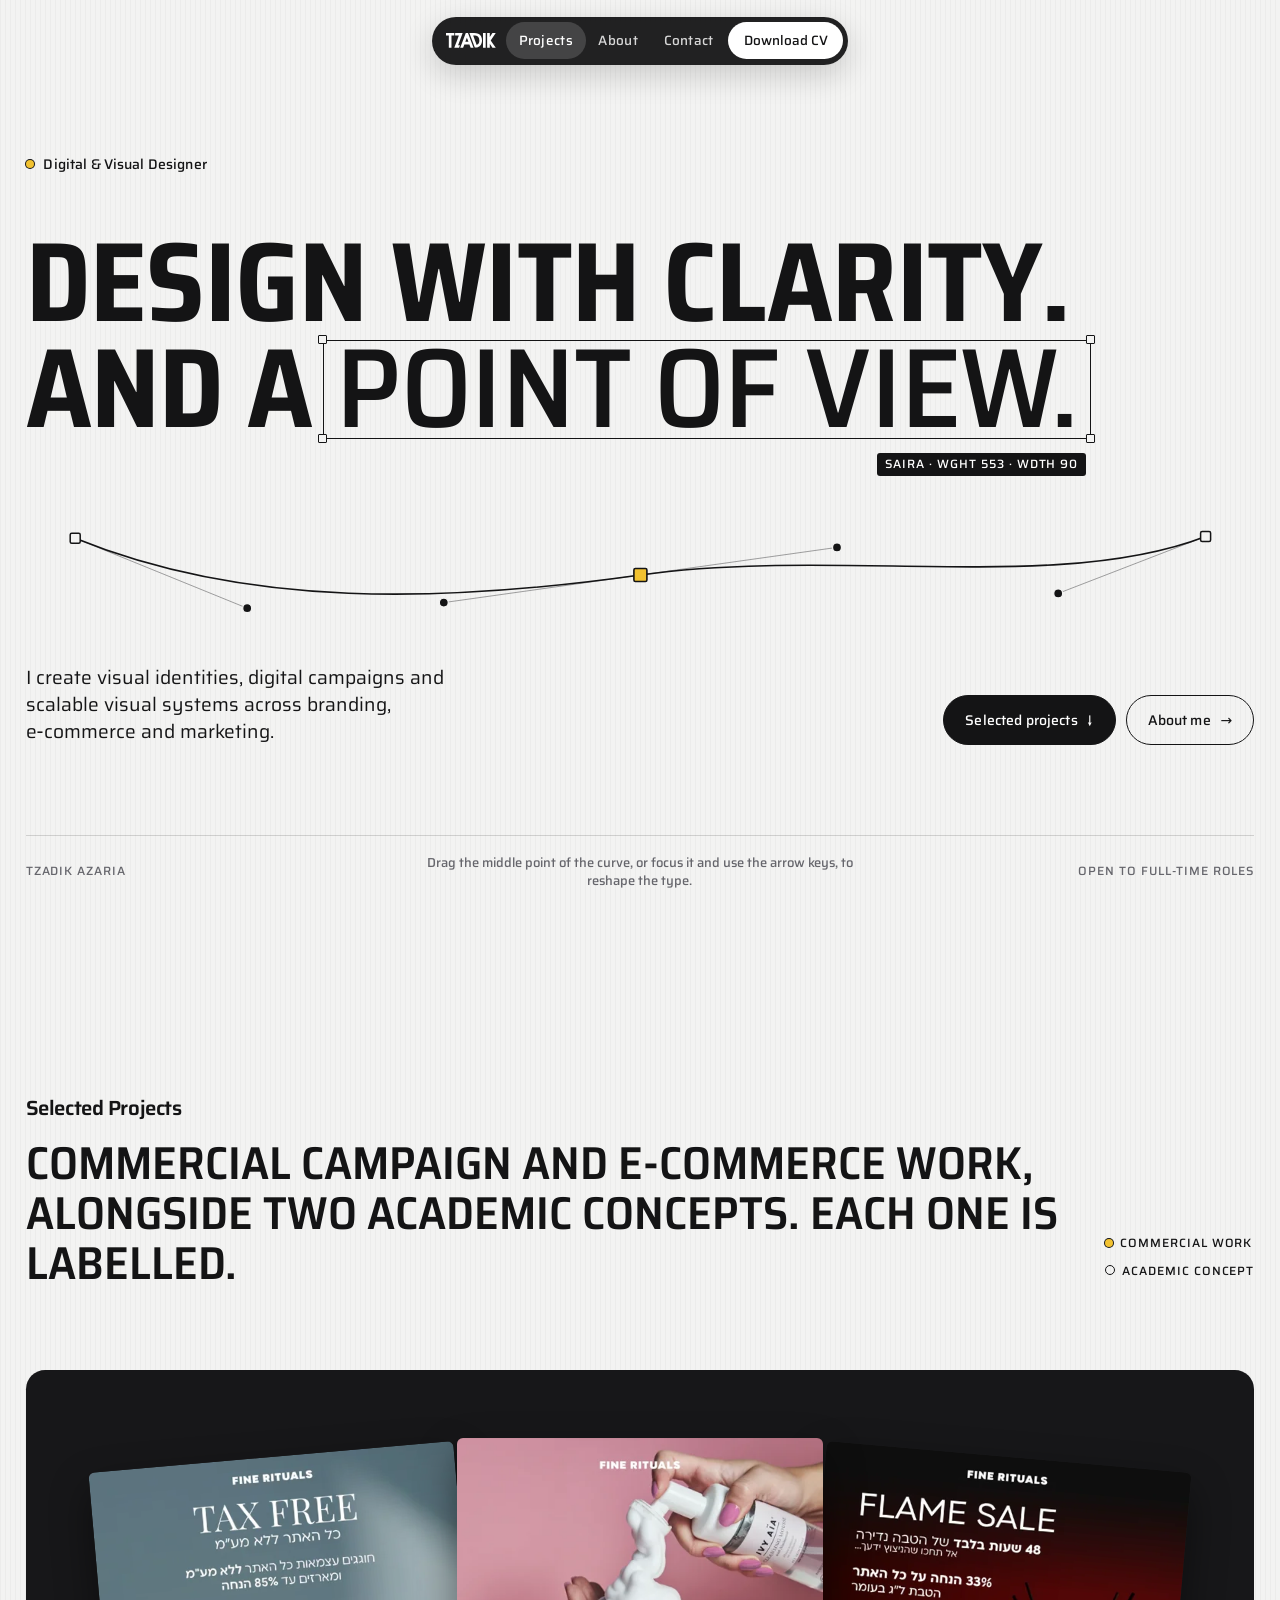
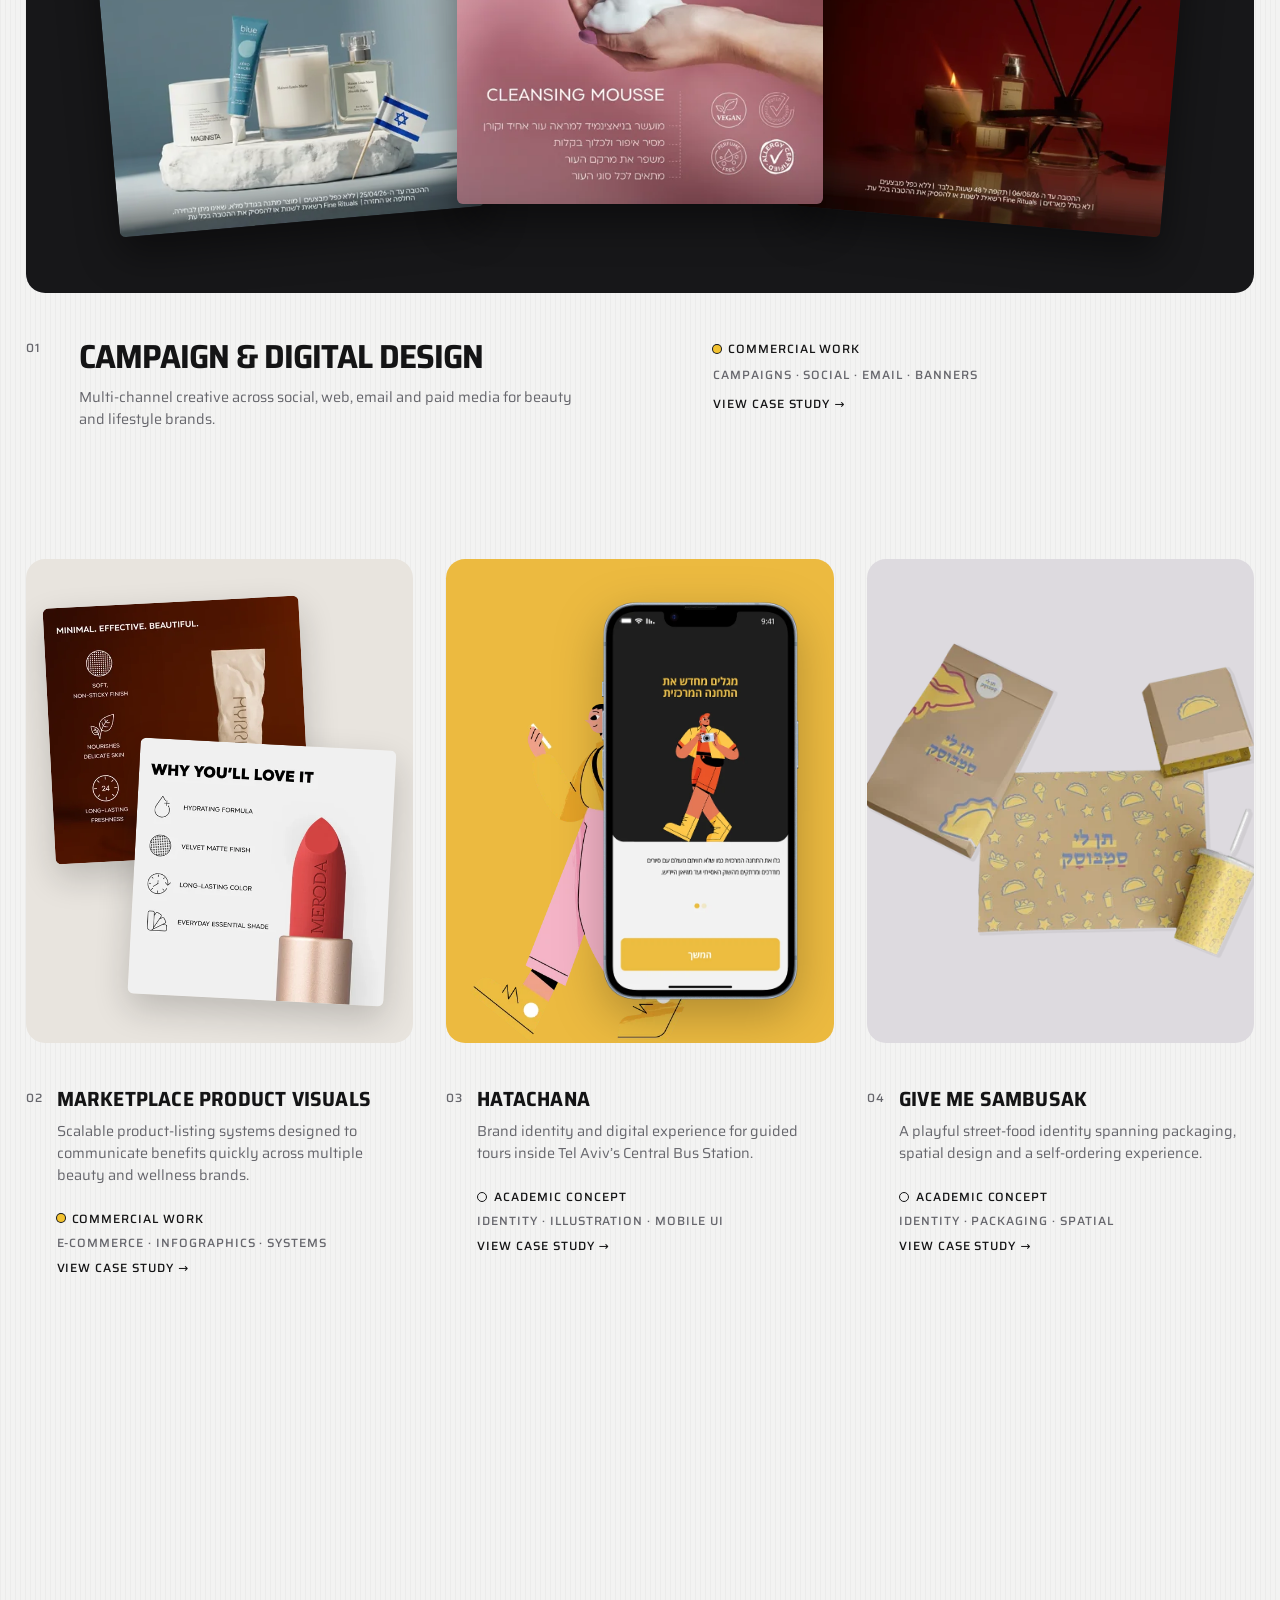
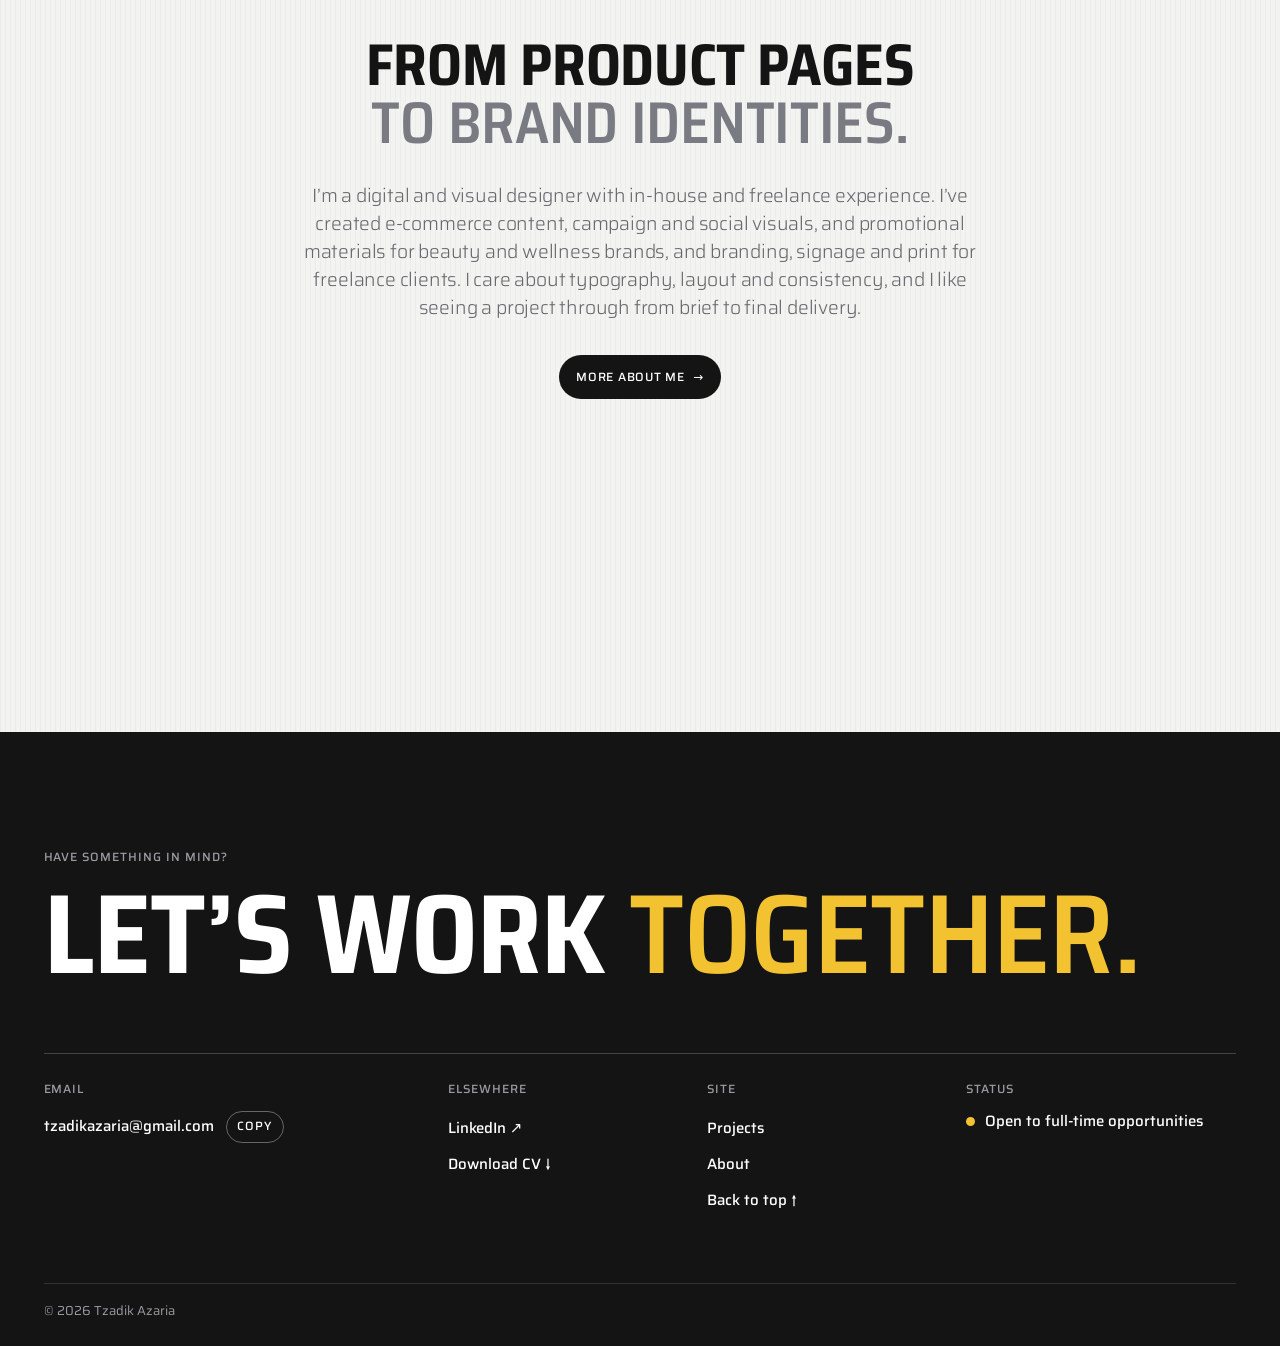
<file: index.html>
<!doctype html><html lang="en" id="top"><head><meta charset="utf-8"><meta name="viewport" content="width=device-width,initial-scale=1"><meta name="theme-color" content="#F3F3F2"><meta name="description" content="Portfolio of Tzadik Azaria, a digital and visual designer creating visual identities, digital campaigns and scalable visual systems across branding, e-commerce and marketing."><meta property="og:title" content="Tzadik Azaria — Digital &amp; Visual Designer"><meta property="og:description" content="Portfolio of Tzadik Azaria, a digital and visual designer creating visual identities, digital campaigns and scalable visual systems across branding, e-commerce and marketing."><meta property="og:type" content="website"><meta property="og:image" content="https://tzadikazaria.com/assets/og/og-home.jpg"><meta property="og:image:width" content="1200"><meta property="og:image:height" content="630"><meta property="og:image:alt" content="Selected work by Tzadik Azaria"><meta name="twitter:card" content="summary_large_image"><meta name="twitter:image" content="https://tzadikazaria.com/assets/og/og-home.jpg"><title>Tzadik Azaria — Digital &amp; Visual Designer</title><link rel="icon" href="favicon-tz-light.svg" type="image/svg+xml" media="(prefers-color-scheme: light)"><link rel="icon" href="favicon-tz-dark.svg" type="image/svg+xml" media="(prefers-color-scheme: dark)"><link rel="apple-touch-icon" href="apple-touch-icon-v94.png"><link rel="stylesheet" href="styles.css"><link rel="stylesheet" href="theme.css"><link rel="stylesheet" href="v9.css"><script src="app.js" defer></script></head><body class="home"><a class="skip" href="#main">Skip to content</a>
<header class="site-header" id="siteheader"><div class="hdr"><a class="brand" href="index.html" aria-label="Tzadik Azaria — home"><svg class="logo" role="img" aria-label="Tzadik" viewBox="0 0 117 35" fill="currentColor" xmlns="http://www.w3.org/2000/svg"> <path d="M37.1564 4.64562L37.1545 4.65131L28.2211 28.5096H32.526L30.4352 34.5H19.3094L21.0225 29.9664L24.1695 21.6005L25.112 19.0617L25.1129 19.0589L29.9721 6.03693H21.3063V0H38.8818L37.1564 4.64562Z" /> <path d="M19.3892 5.90406H12.797V34.4943H6.59402V5.90406H0V0.000949054H19.3892V5.90406Z" /> <path fill-rule="evenodd" clip-rule="evenodd" d="M49.2473 0.000949054H51.3106L64.2339 34.4943H57.5146L54.563 26.5631H42.8536L39.9011 34.4943H33.1799L46.1534 0.000949054H48.2233L48.7368 0L49.2473 0.000949054ZM45.0649 20.622H52.3593L48.7235 10.8401L45.0649 20.622Z" /> <path d="M102.191 9.38994L108.365 0.000949054H116.034L104.317 17.2861L116.101 34.4943H108.37L102.191 25.1822V34.4943H95.9863V0.000949054H102.191V9.38994Z" /> <path d="M92.5897 34.4934H86.3867V0H92.5897V34.4934Z" /> <path fill-rule="evenodd" clip-rule="evenodd" d="M65.9497 0.00474527C69.5105 0.00483633 72.6817 0.639252 75.3492 1.93512C81.1321 4.70135 84.0614 10.2331 84.0615 17.2946C84.0615 17.7243 84.0494 18.1661 84.0245 18.5977L84.0235 18.6214L84.0207 18.6451L83.9941 19.0295C83.9836 19.1686 83.9687 19.3233 83.9523 19.467C83.7431 21.7793 83.1843 23.9159 82.2687 25.8114L82.2621 25.8238L82.2573 25.8361L81.9954 26.3334C81.9095 26.4908 81.8259 26.6386 81.7524 26.77L81.1422 27.8623H81.0406C79.8883 29.4922 78.4177 30.8483 76.657 31.9005L76.6465 31.9062L76.0543 32.2403C75.45 32.5647 74.8076 32.8605 74.1249 33.1144L74.1239 33.1134C73.0869 33.5118 71.9676 33.8349 70.7795 34.0568L70.5859 34.0938H67.3221L66.8077 32.6987L66.5401 31.9765L57.4102 7.74333L57.4083 7.73858L56.2514 4.64467L56.2504 4.64372L54.5174 0.00474527H65.9497ZM68.293 19.0523L68.2939 19.056L69.2363 21.5948L71.5425 27.7266C71.8018 27.6319 72.0504 27.5306 72.2875 27.421L72.2951 27.4172C72.9233 27.1299 73.4905 26.789 74.0157 26.4008C74.6381 25.9278 75.1645 25.4215 75.5997 24.8586L75.6007 24.8576C75.7712 24.6373 75.9121 24.4431 76.0268 24.2607L76.0391 24.2426L76.0505 24.2236C76.9368 22.8759 77.5154 21.1668 77.7123 19.0646L77.7161 19.0285L77.7199 18.9934C77.7447 18.7997 77.7624 18.5925 77.7712 18.3841L77.7731 18.3367L77.7778 18.2902C77.8022 18.0079 77.8034 17.7005 77.8034 17.2946C77.8034 13.8413 76.9242 11.2344 75.3985 9.426C73.9038 7.6545 71.5868 6.41146 68.2047 6.03124H63.4366L68.293 19.0523Z" /> </svg> </a><nav class="nav" id="navigation" aria-label="Main navigation"><div class="nav-main"><a href="index.html#work" aria-current="page">Projects</a><a href="about.html">About</a><a href="#contact">Contact</a></div><div class="nav-side"><a class="pill" href="assets/TzadikAzaria_CV.pdf" download="Tzadik-Azaria-CV.pdf">Download CV</a></div></nav><button class="menu-toggle" aria-expanded="false" aria-controls="navigation">Menu</button></div></header>
<main id="main">
<section class="hero2" id="hero" aria-labelledby="hero-title">
<div class="hero2-in wide"><p class="eyebrow"><i aria-hidden="true"></i>Digital &amp; Visual Designer</p>
<h1 id="hero-title"><span>Design with clarity.</span><span class="l2">And a <b class="sel">point of view.<i class="hd tl"></i><i class="hd tr"></i><i class="hd bl"></i><i class="hd br"></i><em class="dim" aria-hidden="true">W 0 × H 0</em></b></span></h1>
<svg class="vec" role="group" aria-label="Interactive curve that reshapes the headline type"><path class="vp" d=""/><path class="vh" d=""/><g class="vpts"></g></svg>
<div class="hero-row"><p class="sub">I create visual identities, digital campaigns and scalable visual systems across branding, e&#8209;commerce and marketing.</p>
<div class="actions"><a class="cta" href="#work">Selected projects <span aria-hidden="true">↓</span></a><a class="ghost" href="about.html">About me <span aria-hidden="true">→</span></a></div></div>
<div class="hero-foot"><span>Tzadik Azaria</span><p class="hint">Drag the middle point of the curve, or focus it and use the arrow keys, to reshape the type.</p><span>Open to full-time roles</span></div></div></section>

<section class="work wrap" id="work" aria-labelledby="work-title"><div class="work-head"><p class="kicker" id="work-title">Selected Projects</p><h2 class="lede rv">Commercial campaign and e-commerce work, alongside two academic concepts. Each one is labelled.</h2><p class="work-key rv"><span class="kind real">Commercial work</span><span class="kind acad">Academic concept</span></p></div>
<div class="pj-grid">
<a class="pj feat rv" href="campaign.html"><span class="pj-m feat-m" style="--bg:#171719"><span class="trio3"><img src="assets/campaign-04.webp" srcset="assets/campaign-04-480.webp 480w, assets/campaign-04.webp 1080w" sizes="(max-width:700px) 40vw, 28vw" width="1080" height="1080" alt="Fine Rituals Tax Free campaign" loading="eager" decoding="async"><img src="assets/campaign-16.webp" srcset="assets/campaign-16-480.webp 480w, assets/campaign-16.webp 1080w" sizes="(max-width:700px) 40vw, 28vw" width="1080" height="1080" alt="Cleansing mousse campaign" loading="eager" decoding="async"><img src="assets/campaign-09.webp" srcset="assets/campaign-09-480.webp 480w, assets/campaign-09-960.webp 960w, assets/campaign-09.webp 1800w" sizes="(max-width:700px) 40vw, 28vw" width="1800" height="1800" alt="Flame Sale social campaign" loading="eager" decoding="async"></span><span class="go" aria-hidden="true">↗</span></span><span class="pj-c"><span class="pj-n">01</span><span class="pj-t"><h3>Campaign &amp; Digital Design</h3><p>Multi-channel creative across social, web, email and paid media for beauty and lifestyle brands.</p></span><span class="pj-k"><span class="kind real">Commercial work</span><span class="pj-tags">Campaigns · Social · Email · Banners</span><span class="pj-cta">View case study <i aria-hidden="true">→</i></span></span></span></a>
<a class="pj rv" href="marketplace.html"><span class="pj-m" style="--bg:#E8E4DE"><span class="mk"><img src="assets/marketplace-09.webp" srcset="assets/marketplace-09-480.webp 480w, assets/marketplace-09.webp 940w" sizes="(max-width:700px) 60vw, 24vw" width="940" height="940" alt="Beauty product listing with benefit icons" loading="lazy" decoding="async"><img src="assets/marketplace-02.webp" srcset="assets/marketplace-02-480.webp 480w, assets/marketplace-02-960.webp 960w, assets/marketplace-02.webp 1800w" sizes="(max-width:700px) 60vw, 24vw" width="1800" height="1800" alt="Lip product benefits and features" loading="lazy" decoding="async"></span><span class="go" aria-hidden="true">↗</span></span><span class="pj-c"><span class="pj-n">02</span><span class="pj-t"><h3>Marketplace Product Visuals</h3><p>Scalable product-listing systems designed to communicate benefits quickly across multiple beauty and wellness brands.</p></span><span class="pj-k"><span class="kind real">Commercial work</span><span class="pj-tags">E-commerce · Infographics · Systems</span><span class="pj-cta">View case study <i aria-hidden="true">→</i></span></span></span></a>
<a class="pj rv" href="hatachana.html"><span class="pj-m" style="--bg:#ECBA40"><span class="ht"><img src="assets/hatachana-01.webp" srcset="assets/hatachana-01.webp 347w" sizes="(max-width:700px) 40vw, 14vw" width="347" height="542" alt="Illustrated urban explorer" loading="lazy" decoding="async"><img src="assets/home-05.webp" srcset="assets/home-05.webp 487w" sizes="(max-width:700px) 40vw, 16vw" width="487" height="983" alt="Hatachana mobile tour experience" loading="lazy" decoding="async"></span><span class="go" aria-hidden="true">↗</span></span><span class="pj-c"><span class="pj-n">03</span><span class="pj-t"><h3>Hatachana</h3><p>Brand identity and digital experience for guided tours inside Tel Aviv’s Central Bus Station.</p></span><span class="pj-k"><span class="kind acad">Academic concept</span><span class="pj-tags">Identity · Illustration · Mobile UI</span><span class="pj-cta">View case study <i aria-hidden="true">→</i></span></span></span></a>
<a class="pj rv" href="sambusak.html"><span class="pj-m" style="--bg:#DDDADF"><span class="sb"><img src="assets/home-07-cut.webp" srcset="assets/home-07-cut-480.webp 480w, assets/home-07-cut-960.webp 960w, assets/home-07-cut.webp 1153w" sizes="(max-width:700px) 90vw, 32vw" width="1153" height="904" alt="Give Me Sambusak brand packaging" loading="lazy" decoding="async"></span><span class="go" aria-hidden="true">↗</span></span><span class="pj-c"><span class="pj-n">04</span><span class="pj-t"><h3>Give Me Sambusak</h3><p>A playful street-food identity spanning packaging, spatial design and a self-ordering experience.</p></span><span class="pj-k"><span class="kind acad">Academic concept</span><span class="pj-tags">Identity · Packaging · Spatial</span><span class="pj-cta">View case study <i aria-hidden="true">→</i></span></span></span></a>
</div></section>

<section class="about-strip wrap"><h2 class="rv">From product pages<br><em>to brand identities.</em></h2><p class="rv">I’m a digital and visual designer with in-house and freelance experience. I’ve created e-commerce content, campaign and social visuals, and promotional materials for beauty and wellness brands, and branding, signage and print for freelance clients. I care about typography, layout and consistency, and I like seeing a project through from brief to final delivery.</p><a class="text-link rv" href="about.html">More about me <span aria-hidden="true">→</span></a></section></main>
<footer class="footer" id="contact"><div class="wrap"><p class="eyebrow">Have something in mind?</p><a class="footer-title" href="mailto:tzadikazaria@gmail.com">Let’s work <em>together.</em></a>
<div class="footer-grid">
<div class="fg-mail"><p class="fl">Email</p><span class="mail"><a href="mailto:tzadikazaria@gmail.com">tzadikazaria@gmail.com</a><button class="copy" type="button" data-copy="tzadikazaria@gmail.com" aria-label="Copy email address">Copy</button></span></div>
<div><p class="fl">Elsewhere</p><ul><li><a href="https://www.linkedin.com/in/tzadik-azaria" target="_blank" rel="noopener noreferrer">LinkedIn ↗</a></li><li><a href="assets/TzadikAzaria_CV.pdf" download="Tzadik-Azaria-CV.pdf">Download CV ↓</a></li></ul></div>
<div><p class="fl">Site</p><ul><li><a href="index.html#work">Projects</a></li><li><a href="about.html">About</a></li><li><a href="#top">Back to top ↑</a></li></ul></div>
<div class="fg-status"><p class="fl">Status</p><p class="fstatus">Open to full-time opportunities</p></div>
</div>
<p class="fcopy">© 2026 Tzadik Azaria</p></div></footer>
<dialog class="lightbox" aria-label="Project image viewer"><button class="lightbox-close" aria-label="Close image viewer">Close ×</button><button class="lb-nav prev" aria-label="Previous image">←</button><button class="lb-nav next" aria-label="Next image">→</button><div class="lightbox-inner"><img alt=""><p></p></div></dialog></body></html>
</file>
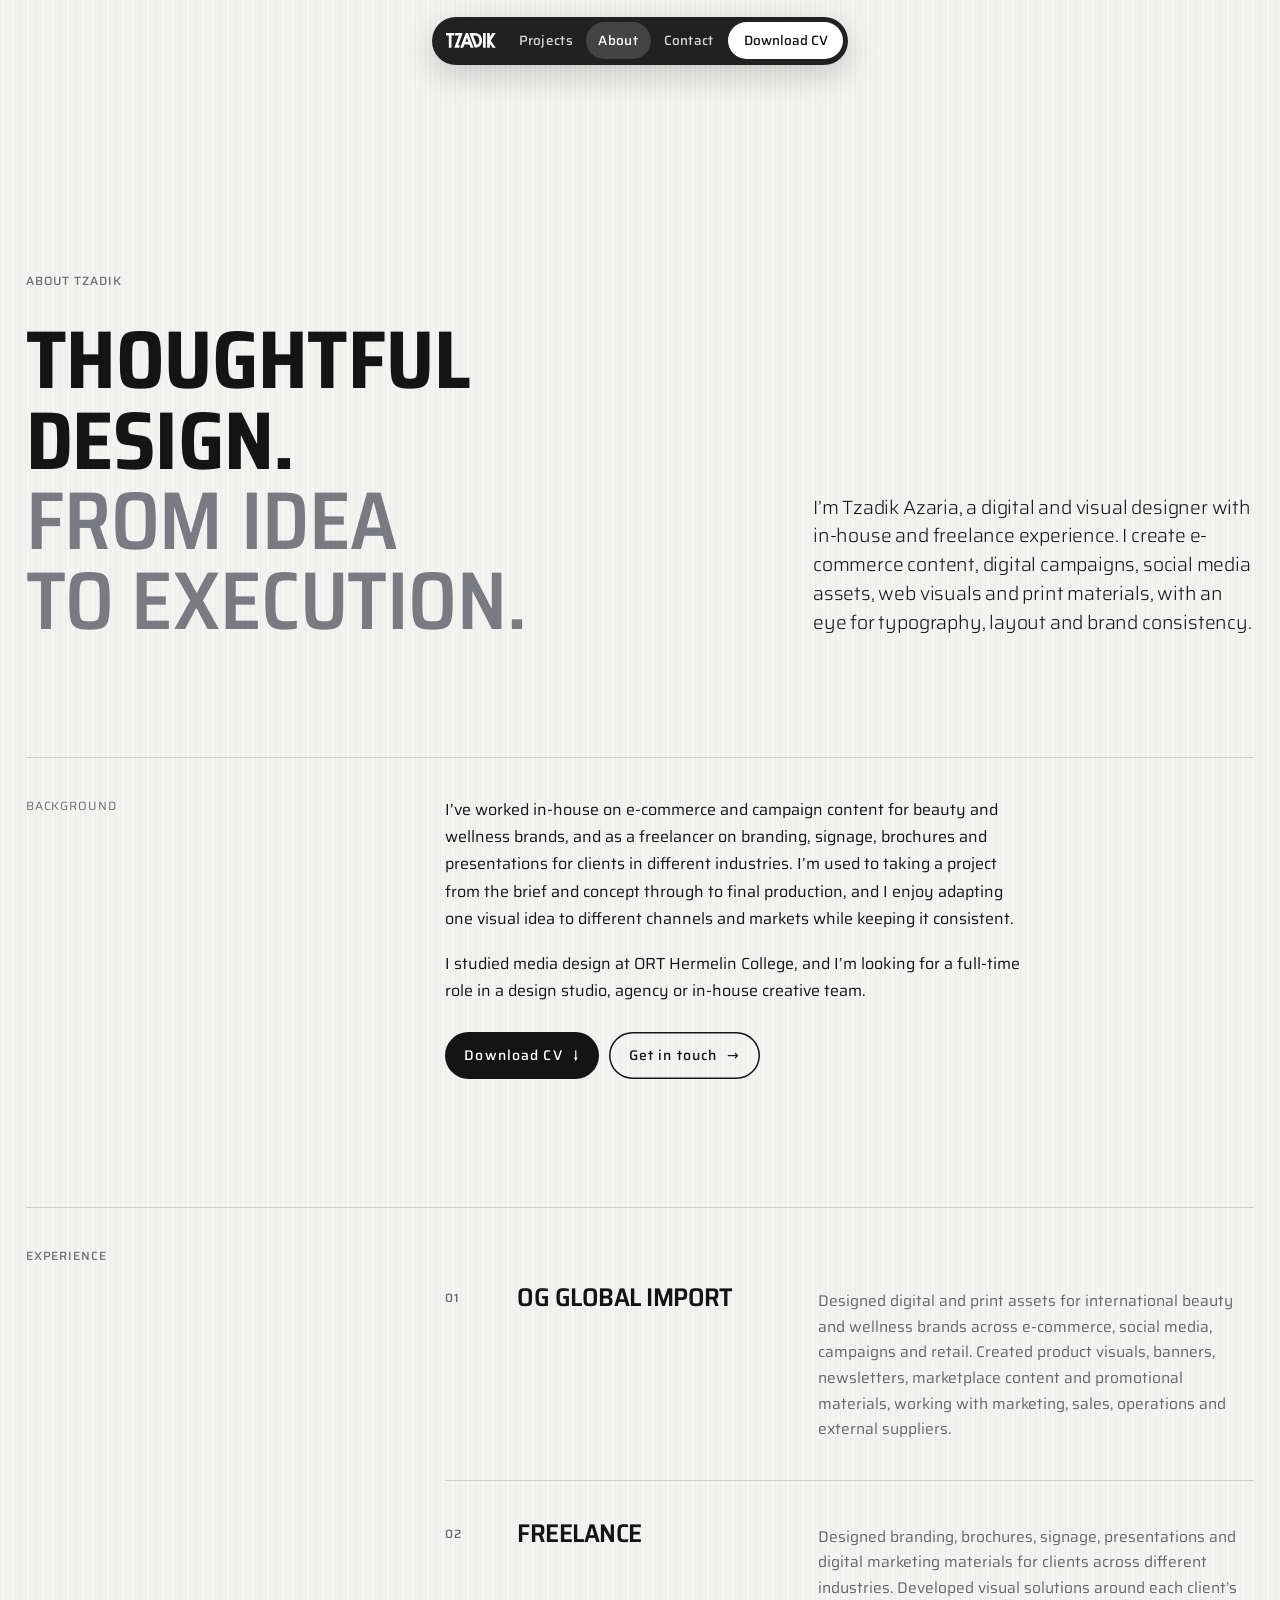
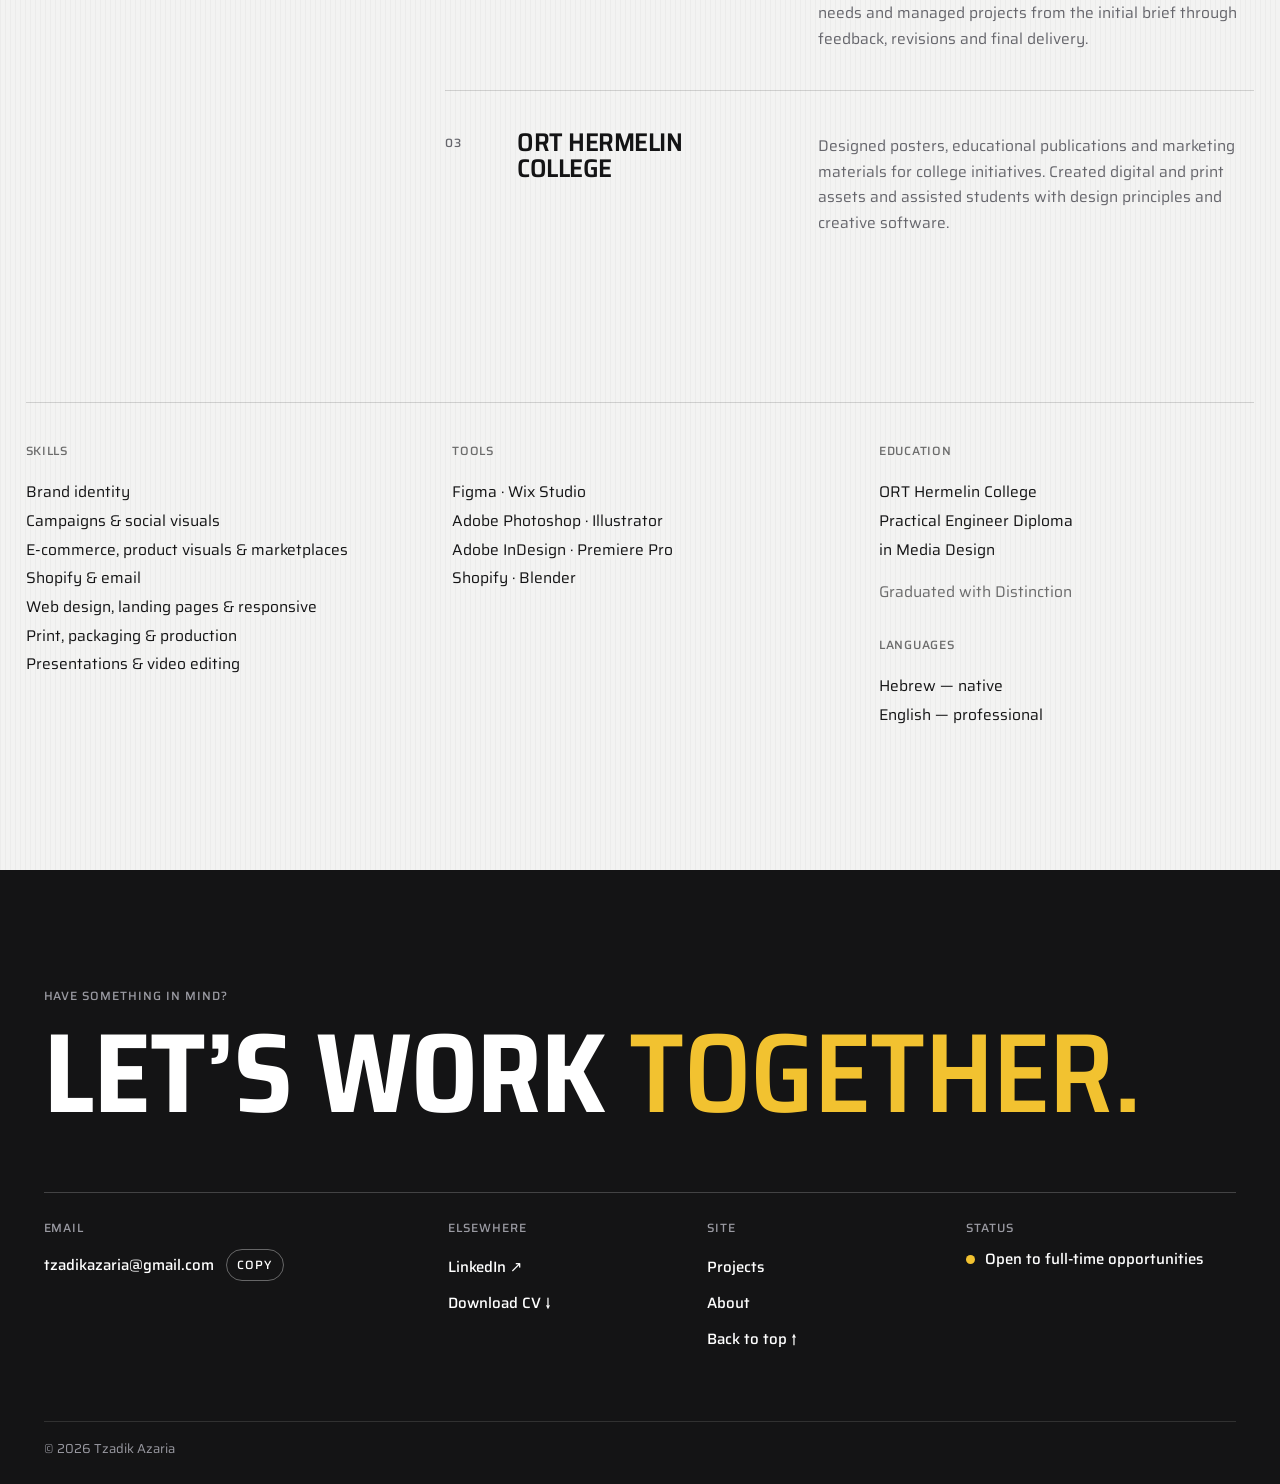
<file: about.html>
<!doctype html><html lang="en" id="top"><head><meta charset="utf-8"><meta name="viewport" content="width=device-width,initial-scale=1"><meta name="theme-color" content="#F3F3F2"><meta name="description" content="Tzadik Azaria is a digital and visual designer with in-house and freelance experience in e-commerce content, digital campaigns, social media, web visuals and print."><meta property="og:title" content="About — Tzadik Azaria"><meta property="og:description" content="Tzadik Azaria is a digital and visual designer with in-house and freelance experience in e-commerce content, digital campaigns, social media, web visuals and print."><meta property="og:type" content="website"><meta property="og:image" content="https://tzadikazaria.com/assets/og/og-home.jpg"><meta property="og:image:width" content="1200"><meta property="og:image:height" content="630"><meta property="og:image:alt" content="Selected work by Tzadik Azaria"><meta name="twitter:card" content="summary_large_image"><meta name="twitter:image" content="https://tzadikazaria.com/assets/og/og-home.jpg"><title>About — Tzadik Azaria</title><link rel="icon" href="favicon-tz-light.svg" type="image/svg+xml" media="(prefers-color-scheme: light)"><link rel="icon" href="favicon-tz-dark.svg" type="image/svg+xml" media="(prefers-color-scheme: dark)"><link rel="apple-touch-icon" href="apple-touch-icon-v94.png"><link rel="stylesheet" href="styles.css"><link rel="stylesheet" href="theme.css"><link rel="stylesheet" href="v9.css"><script src="app.js" defer></script></head><body class="inner about"><a class="skip" href="#main">Skip to content</a>
<header class="site-header" id="siteheader"><div class="hdr"><a class="brand" href="index.html" aria-label="Tzadik Azaria — home"><svg class="logo" role="img" aria-label="Tzadik" viewBox="0 0 117 35" fill="currentColor" xmlns="http://www.w3.org/2000/svg"> <path d="M37.1564 4.64562L37.1545 4.65131L28.2211 28.5096H32.526L30.4352 34.5H19.3094L21.0225 29.9664L24.1695 21.6005L25.112 19.0617L25.1129 19.0589L29.9721 6.03693H21.3063V0H38.8818L37.1564 4.64562Z" /> <path d="M19.3892 5.90406H12.797V34.4943H6.59402V5.90406H0V0.000949054H19.3892V5.90406Z" /> <path fill-rule="evenodd" clip-rule="evenodd" d="M49.2473 0.000949054H51.3106L64.2339 34.4943H57.5146L54.563 26.5631H42.8536L39.9011 34.4943H33.1799L46.1534 0.000949054H48.2233L48.7368 0L49.2473 0.000949054ZM45.0649 20.622H52.3593L48.7235 10.8401L45.0649 20.622Z" /> <path d="M102.191 9.38994L108.365 0.000949054H116.034L104.317 17.2861L116.101 34.4943H108.37L102.191 25.1822V34.4943H95.9863V0.000949054H102.191V9.38994Z" /> <path d="M92.5897 34.4934H86.3867V0H92.5897V34.4934Z" /> <path fill-rule="evenodd" clip-rule="evenodd" d="M65.9497 0.00474527C69.5105 0.00483633 72.6817 0.639252 75.3492 1.93512C81.1321 4.70135 84.0614 10.2331 84.0615 17.2946C84.0615 17.7243 84.0494 18.1661 84.0245 18.5977L84.0235 18.6214L84.0207 18.6451L83.9941 19.0295C83.9836 19.1686 83.9687 19.3233 83.9523 19.467C83.7431 21.7793 83.1843 23.9159 82.2687 25.8114L82.2621 25.8238L82.2573 25.8361L81.9954 26.3334C81.9095 26.4908 81.8259 26.6386 81.7524 26.77L81.1422 27.8623H81.0406C79.8883 29.4922 78.4177 30.8483 76.657 31.9005L76.6465 31.9062L76.0543 32.2403C75.45 32.5647 74.8076 32.8605 74.1249 33.1144L74.1239 33.1134C73.0869 33.5118 71.9676 33.8349 70.7795 34.0568L70.5859 34.0938H67.3221L66.8077 32.6987L66.5401 31.9765L57.4102 7.74333L57.4083 7.73858L56.2514 4.64467L56.2504 4.64372L54.5174 0.00474527H65.9497ZM68.293 19.0523L68.2939 19.056L69.2363 21.5948L71.5425 27.7266C71.8018 27.6319 72.0504 27.5306 72.2875 27.421L72.2951 27.4172C72.9233 27.1299 73.4905 26.789 74.0157 26.4008C74.6381 25.9278 75.1645 25.4215 75.5997 24.8586L75.6007 24.8576C75.7712 24.6373 75.9121 24.4431 76.0268 24.2607L76.0391 24.2426L76.0505 24.2236C76.9368 22.8759 77.5154 21.1668 77.7123 19.0646L77.7161 19.0285L77.7199 18.9934C77.7447 18.7997 77.7624 18.5925 77.7712 18.3841L77.7731 18.3367L77.7778 18.2902C77.8022 18.0079 77.8034 17.7005 77.8034 17.2946C77.8034 13.8413 76.9242 11.2344 75.3985 9.426C73.9038 7.6545 71.5868 6.41146 68.2047 6.03124H63.4366L68.293 19.0523Z" /> </svg> </a><nav class="nav" id="navigation" aria-label="Main navigation"><div class="nav-main"><a href="index.html#work">Projects</a><a href="about.html" aria-current="page">About</a><a href="#contact">Contact</a></div><div class="nav-side"><a class="pill" href="assets/TzadikAzaria_CV.pdf" download="Tzadik-Azaria-CV.pdf">Download CV</a></div></nav><button class="menu-toggle" aria-expanded="false" aria-controls="navigation">Menu</button></div></header>
<main id="main"><div class="about-page wrap">
<section class="about-hero"><div><p class="eyebrow">About Tzadik</p><h1>Thoughtful design.<br><em>From idea<br>to execution.</em></h1></div><p class="about-intro">I’m Tzadik Azaria, a digital and visual designer with in-house and freelance experience. I create e-commerce content, digital campaigns, social media assets, web visuals and print materials, with an eye for typography, layout and brand consistency.</p></section>
<section class="about-story"><p class="eyebrow">Background</p><div><p>I’ve worked in-house on e-commerce and campaign content for beauty and wellness brands, and as a freelancer on branding, signage, brochures and presentations for clients in different industries. I’m used to taking a project from the brief and concept through to final production, and I enjoy adapting one visual idea to different channels and markets while keeping it consistent.</p><p>I studied media design at ORT Hermelin College, and I’m looking for a full-time role in a design studio, agency or in-house creative team.</p><div class="about-actions"><a class="text-link" href="assets/TzadikAzaria_CV.pdf" download="Tzadik-Azaria-CV.pdf">Download CV <span aria-hidden="true">↓</span></a><a class="text-link ghost-l" href="mailto:tzadikazaria@gmail.com">Get in touch <span aria-hidden="true">→</span></a></div></div></section>
<section class="experience-section"><p class="eyebrow">Experience</p><div class="experience-list"><article class="xp"><span class="xn">01</span><h2>OG Global Import</h2><p>Designed digital and print assets for international beauty and wellness brands across e-commerce, social media, campaigns and retail. Created product visuals, banners, newsletters, marketplace content and promotional materials, working with marketing, sales, operations and external suppliers.</p></article><article class="xp"><span class="xn">02</span><h2>Freelance</h2><p>Designed branding, brochures, signage, presentations and digital marketing materials for clients across different industries. Developed visual solutions around each client’s needs and managed projects from the initial brief through feedback, revisions and final delivery.</p></article><article class="xp"><span class="xn">03</span><h2>ORT Hermelin College</h2><p>Designed posters, educational publications and marketing materials for college initiatives. Created digital and print assets and assisted students with design principles and creative software.</p></article></div></section>
<section class="about-lists"><div><h2>Skills</h2><ul><li>Brand identity</li><li>Campaigns &amp; social visuals</li><li>E-commerce, product visuals &amp; marketplaces</li><li>Shopify &amp; email</li><li>Web design, landing pages &amp; responsive</li><li>Print, packaging &amp; production</li><li>Presentations &amp; video editing</li></ul></div><div><h2>Tools</h2><ul><li>Figma · Wix Studio</li><li>Adobe Photoshop · Illustrator</li><li>Adobe InDesign · Premiere Pro</li><li>Shopify · Blender</li></ul></div><div><h2>Education</h2><p>ORT Hermelin College<br>Practical Engineer Diploma<br>in Media Design</p><p class="education-note">Graduated with Distinction</p><h2 class="lang-h">Languages</h2><p>Hebrew — native<br>English — professional</p></div></section></div></main>
<footer class="footer" id="contact"><div class="wrap"><p class="eyebrow">Have something in mind?</p><a class="footer-title" href="mailto:tzadikazaria@gmail.com">Let’s work <em>together.</em></a>
<div class="footer-grid">
<div class="fg-mail"><p class="fl">Email</p><span class="mail"><a href="mailto:tzadikazaria@gmail.com">tzadikazaria@gmail.com</a><button class="copy" type="button" data-copy="tzadikazaria@gmail.com" aria-label="Copy email address">Copy</button></span></div>
<div><p class="fl">Elsewhere</p><ul><li><a href="https://www.linkedin.com/in/tzadik-azaria" target="_blank" rel="noopener noreferrer">LinkedIn ↗</a></li><li><a href="assets/TzadikAzaria_CV.pdf" download="Tzadik-Azaria-CV.pdf">Download CV ↓</a></li></ul></div>
<div><p class="fl">Site</p><ul><li><a href="index.html#work">Projects</a></li><li><a href="about.html">About</a></li><li><a href="#top">Back to top ↑</a></li></ul></div>
<div class="fg-status"><p class="fl">Status</p><p class="fstatus">Open to full-time opportunities</p></div>
</div>
<p class="fcopy">© 2026 Tzadik Azaria</p></div></footer>
<dialog class="lightbox" aria-label="Project image viewer"><button class="lightbox-close" aria-label="Close image viewer">Close ×</button><button class="lb-nav prev" aria-label="Previous image">←</button><button class="lb-nav next" aria-label="Next image">→</button><div class="lightbox-inner"><img alt=""><p></p></div></dialog></body></html>
</file>
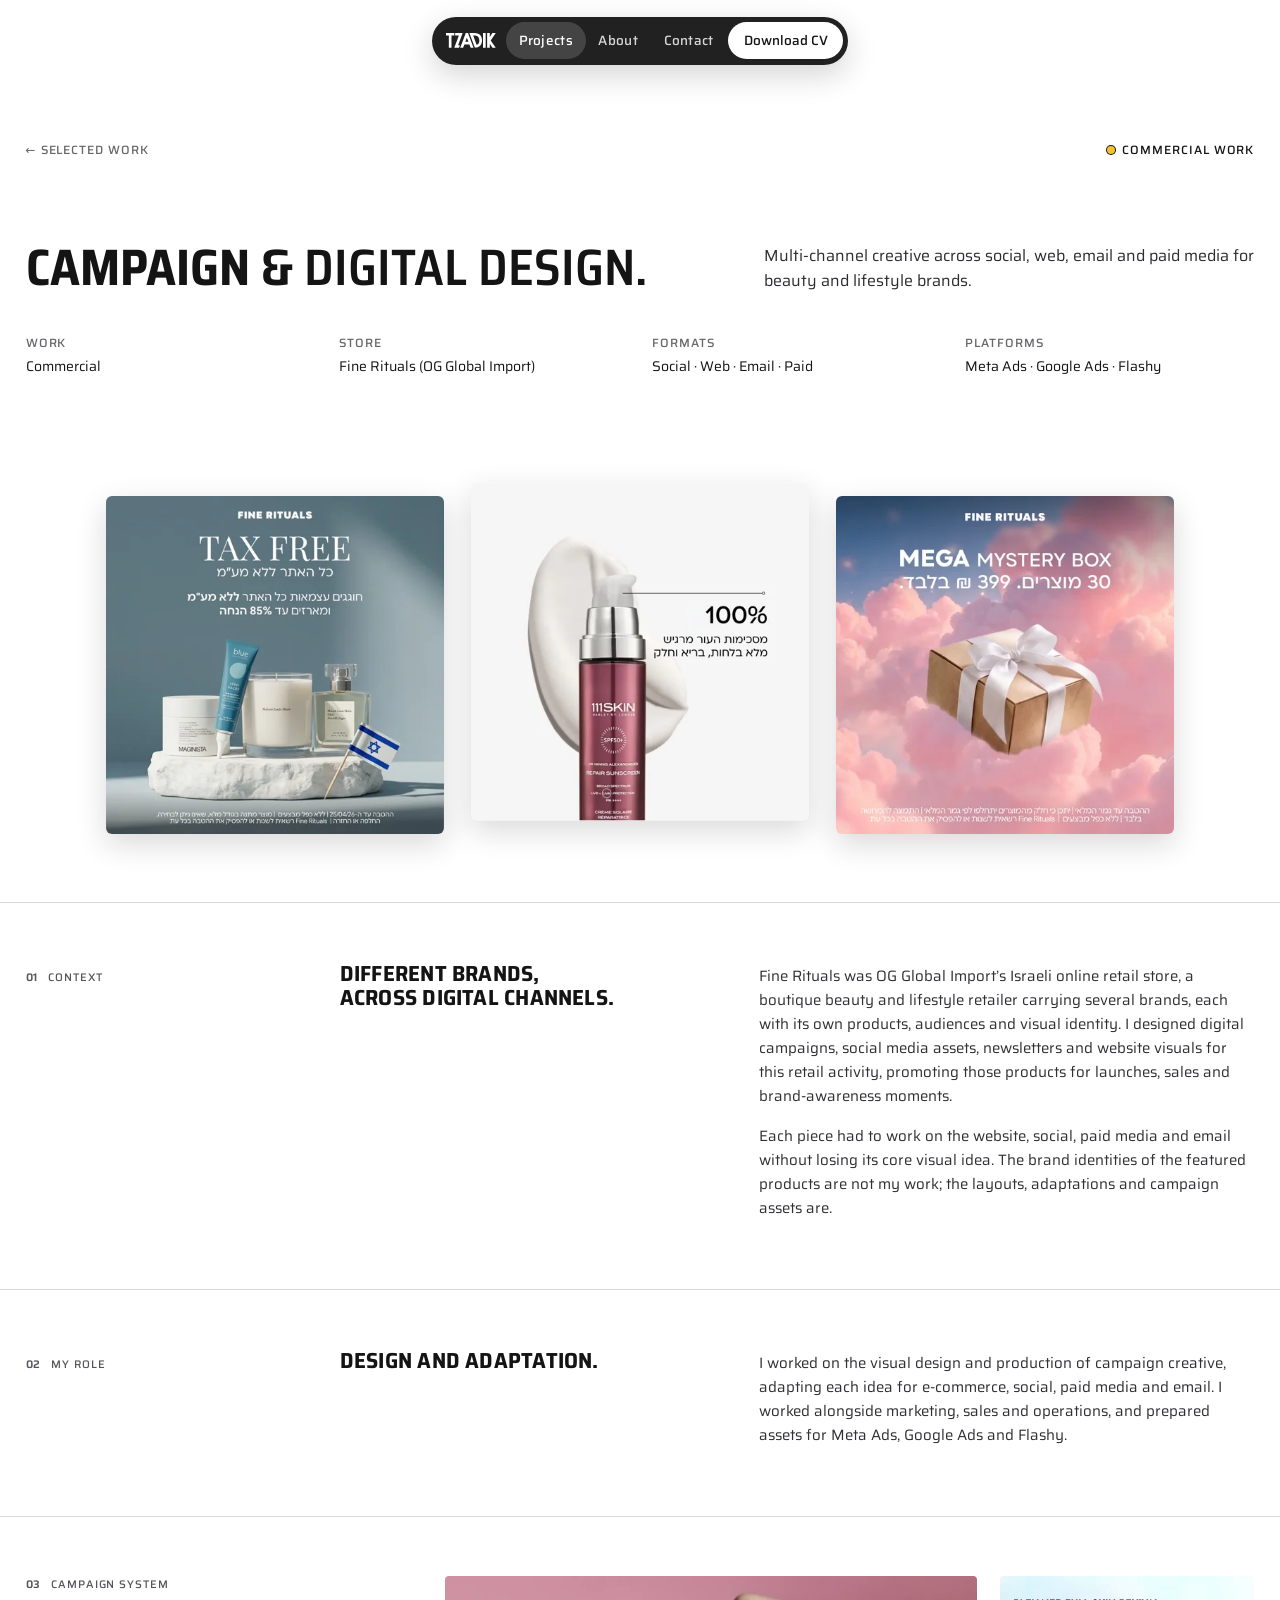
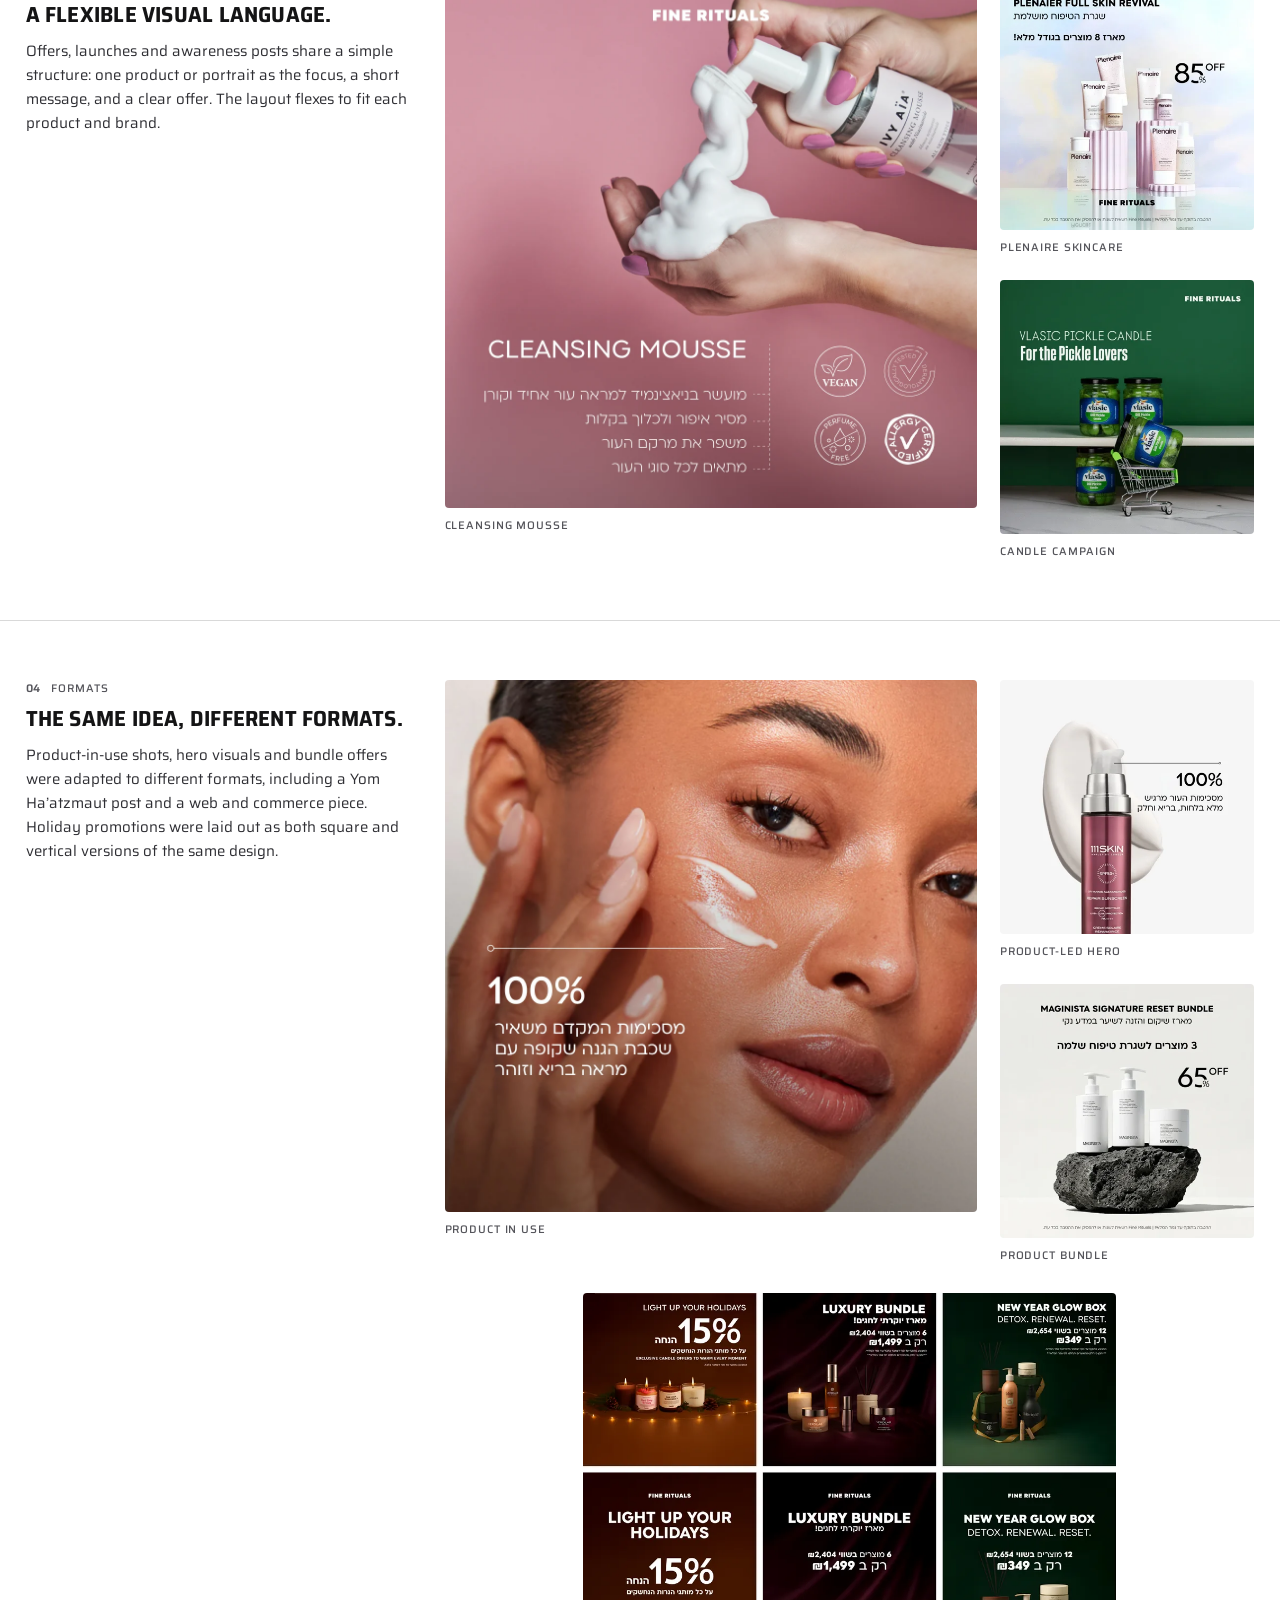
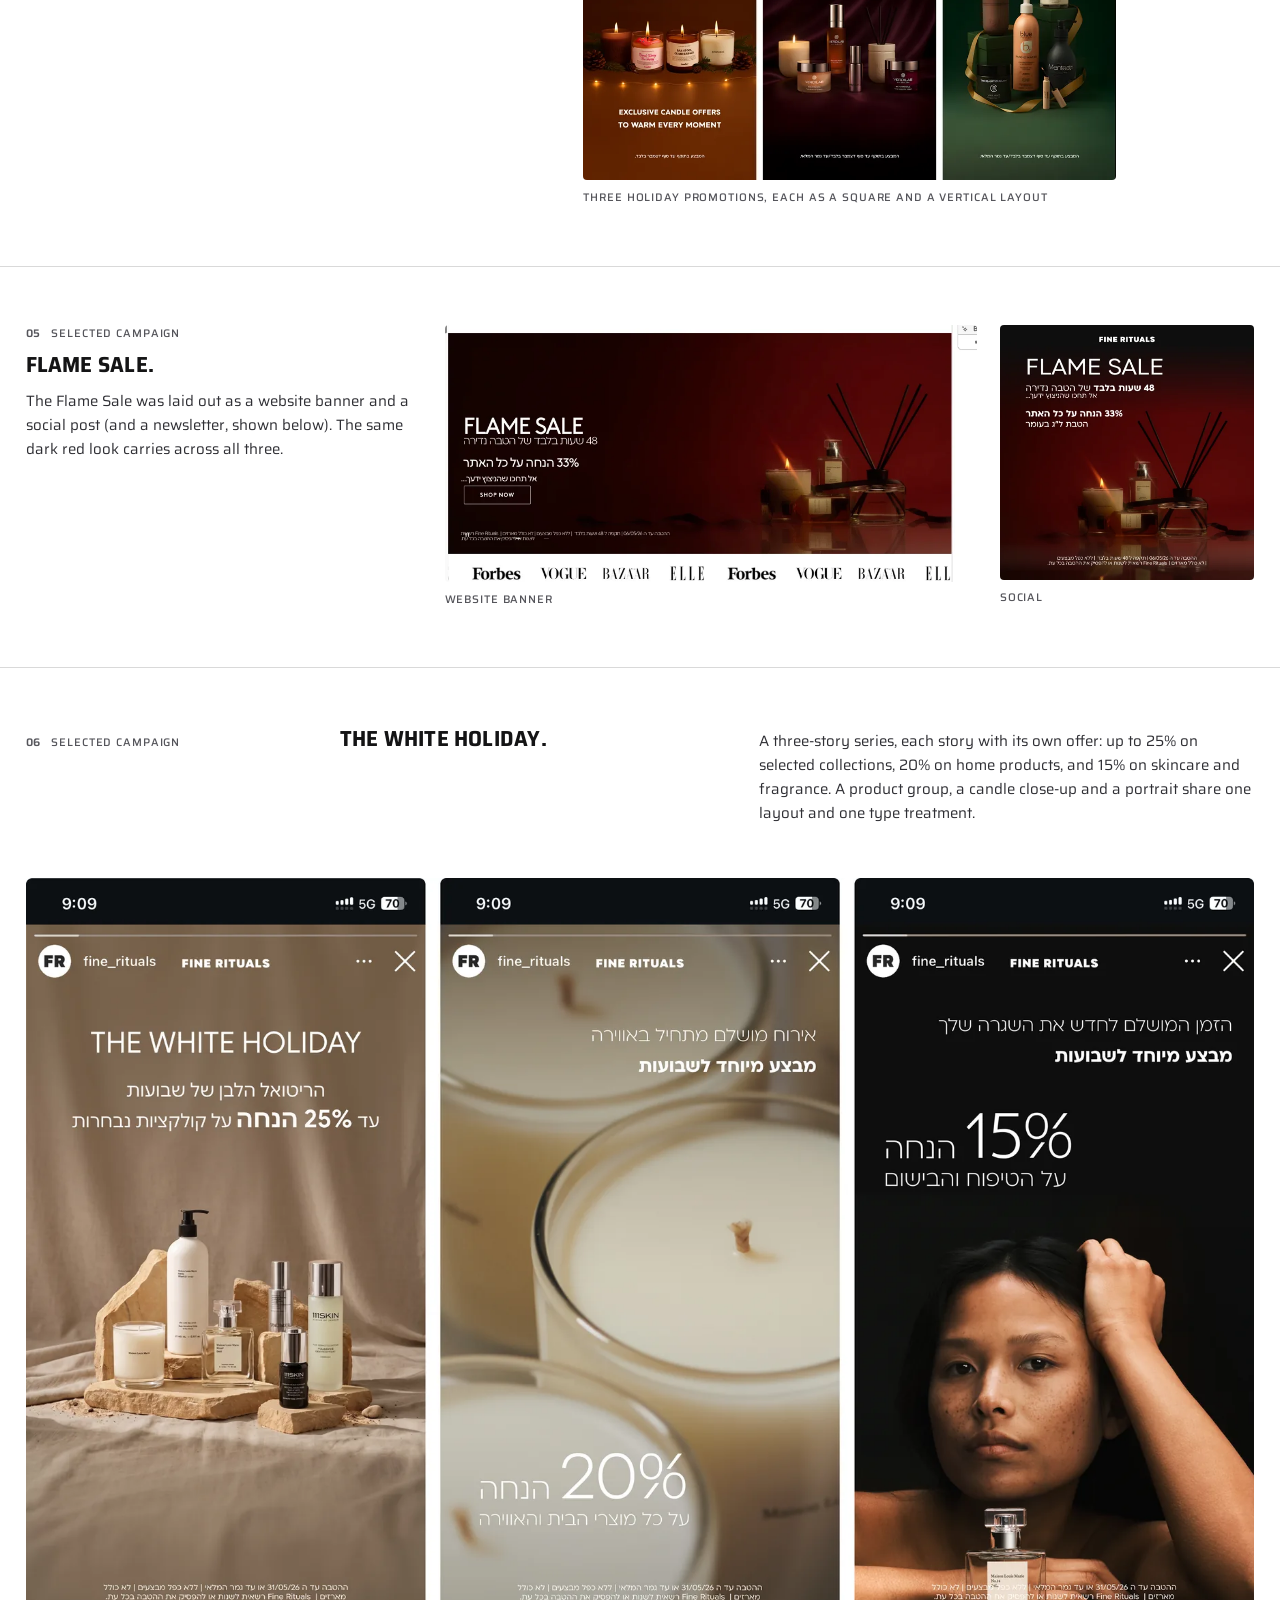
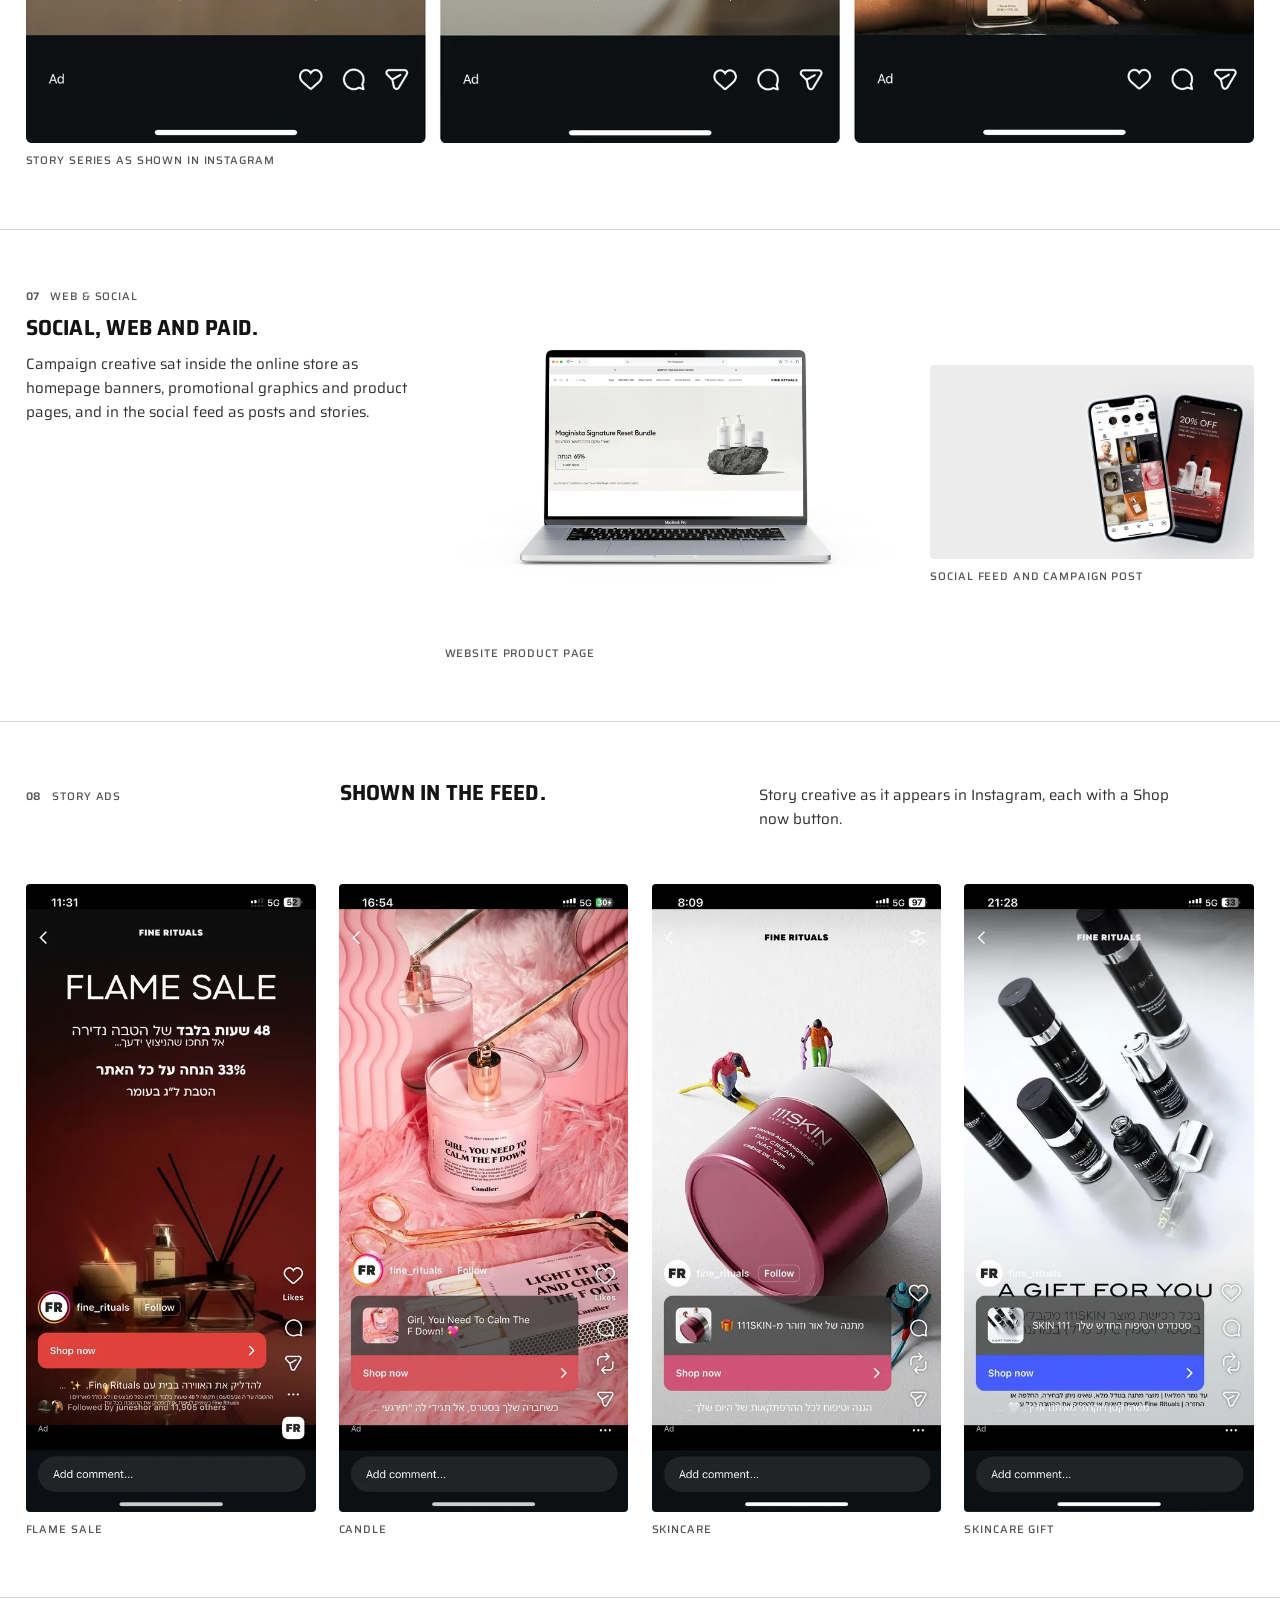
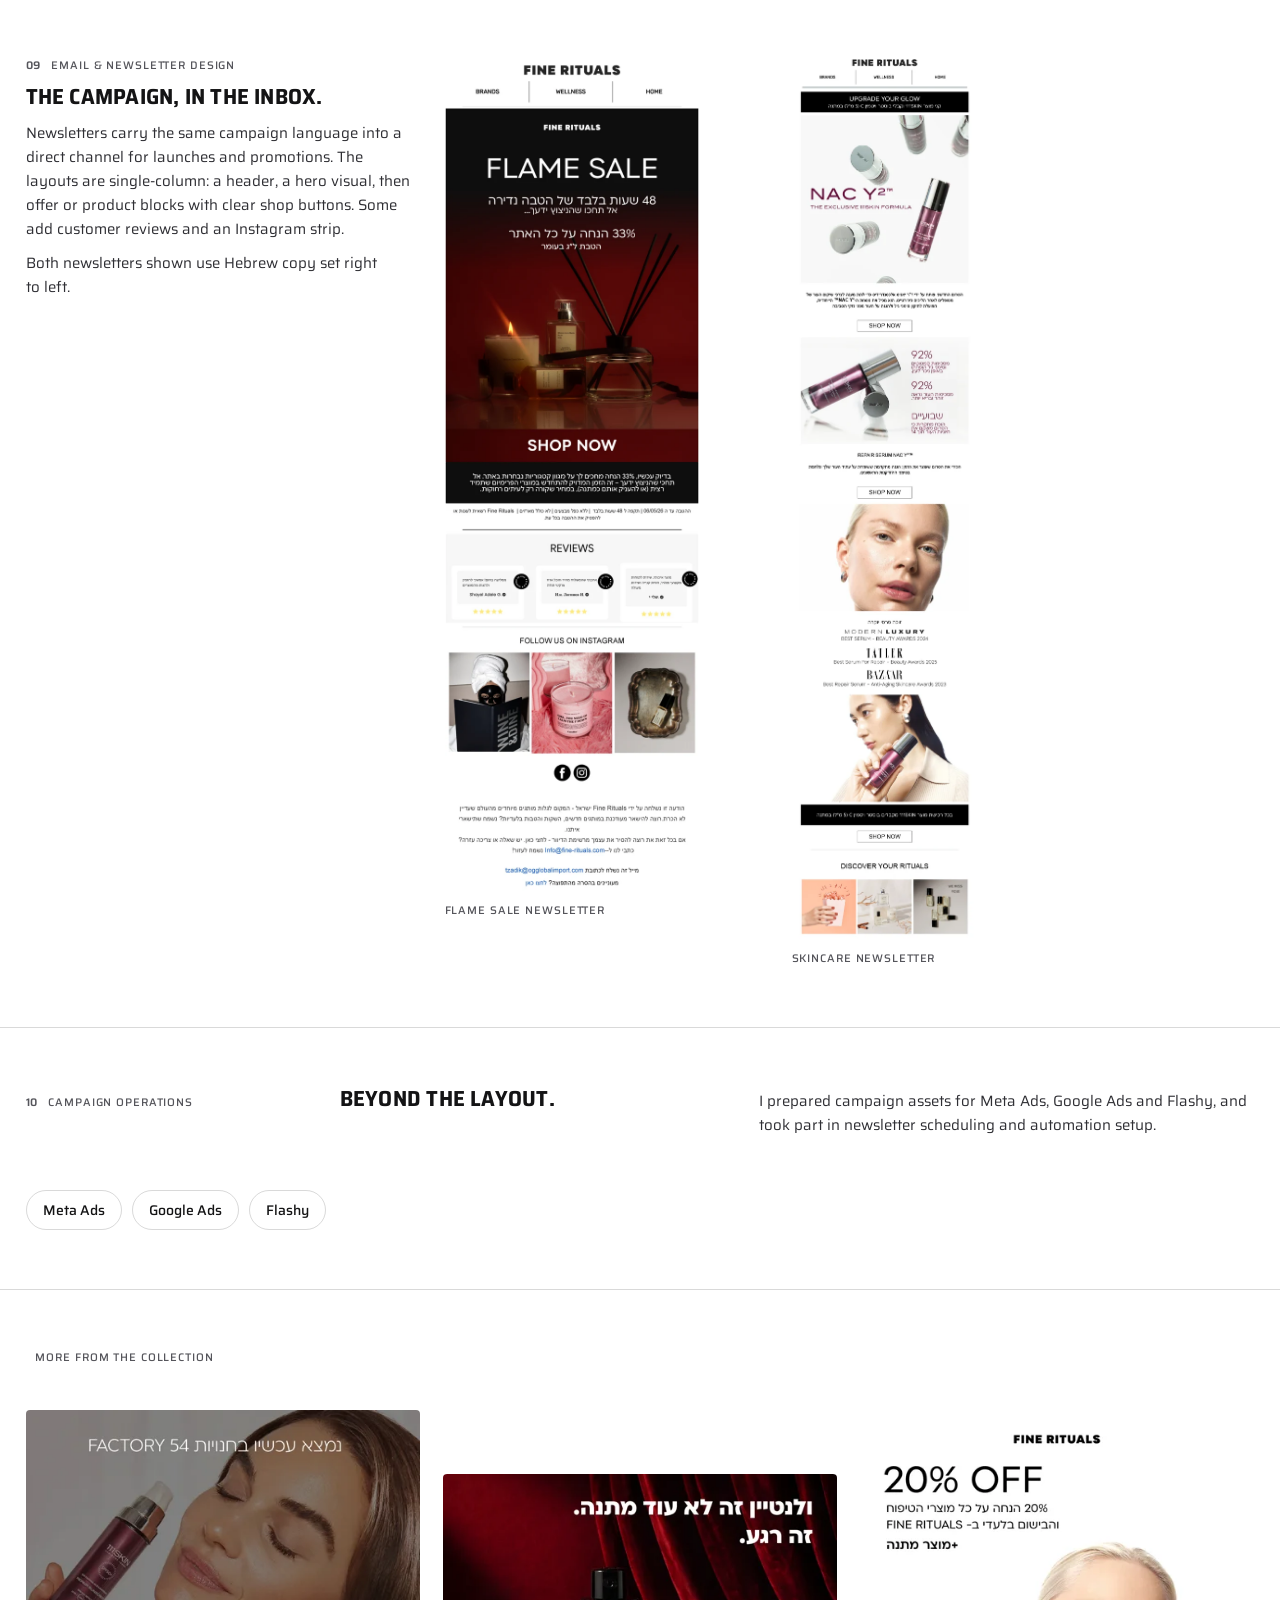
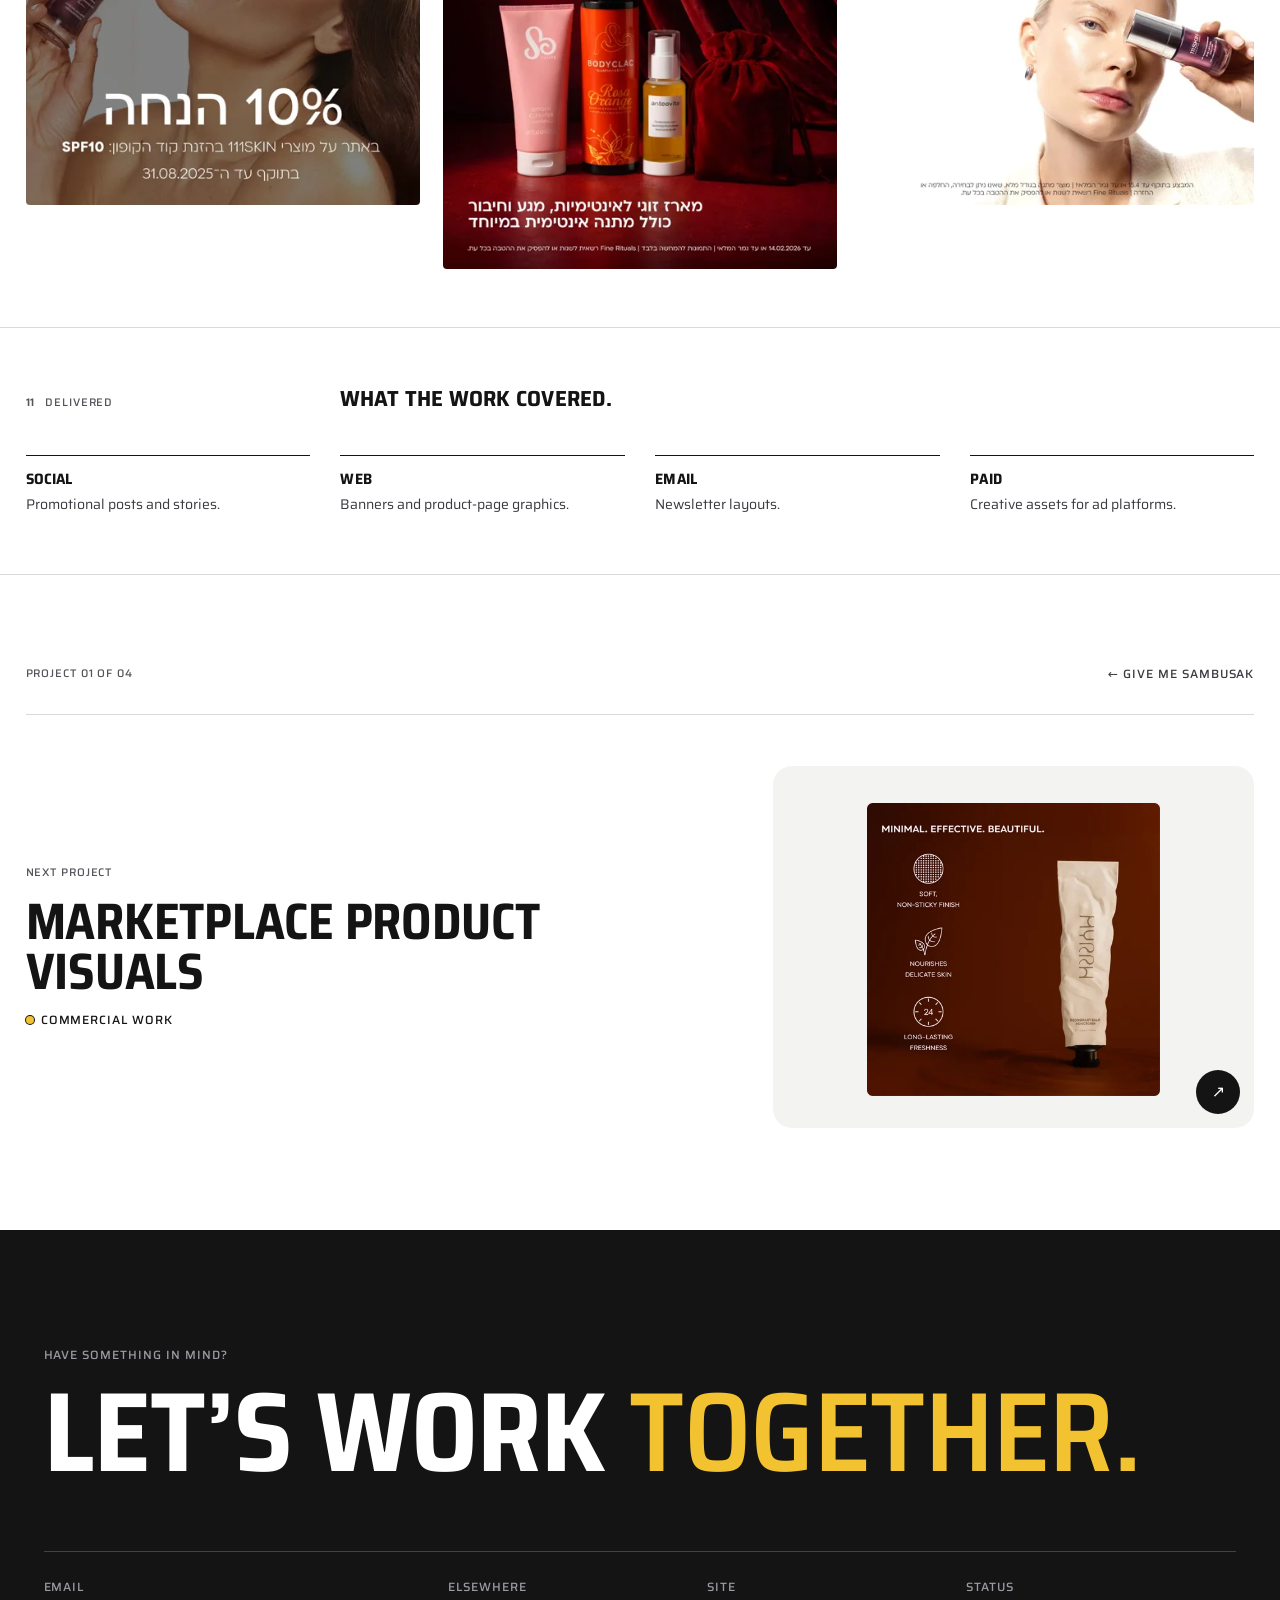
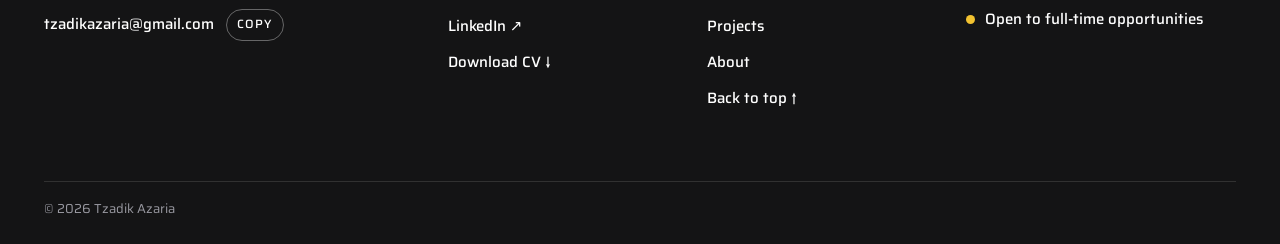
<file: campaign.html>
<!doctype html><html lang="en" id="top"><head><meta charset="utf-8"><meta name="viewport" content="width=device-width,initial-scale=1"><meta name="theme-color" content="#F3F3F2"><meta name="description" content="Commercial campaign and promotional visuals for beauty and wellness brands, designed for social, web, email and banners."><meta property="og:title" content="Campaign &amp; Digital Design — Tzadik Azaria"><meta property="og:description" content="Commercial campaign and promotional visuals for beauty and wellness brands, designed for social, web, email and banners."><meta property="og:type" content="website"><meta property="og:image" content="https://tzadikazaria.com/assets/og/og-campaign.jpg"><meta property="og:image:width" content="1200"><meta property="og:image:height" content="630"><meta property="og:image:alt" content="Selected work by Tzadik Azaria"><meta name="twitter:card" content="summary_large_image"><meta name="twitter:image" content="https://tzadikazaria.com/assets/og/og-campaign.jpg"><title>Campaign &amp; Digital Design — Tzadik Azaria</title><link rel="icon" href="favicon-tz-light.svg" type="image/svg+xml" media="(prefers-color-scheme: light)"><link rel="icon" href="favicon-tz-dark.svg" type="image/svg+xml" media="(prefers-color-scheme: dark)"><link rel="apple-touch-icon" href="apple-touch-icon-v94.png"><link rel="stylesheet" href="styles.css"><link rel="stylesheet" href="theme.css"><link rel="stylesheet" href="v9.css"><script src="app.js" defer></script></head><body class="inner case"><a class="skip" href="#main">Skip to content</a>
<header class="site-header" id="siteheader"><div class="hdr"><a class="brand" href="index.html" aria-label="Tzadik Azaria — home"><svg class="logo" role="img" aria-label="Tzadik" viewBox="0 0 117 35" fill="currentColor" xmlns="http://www.w3.org/2000/svg"> <path d="M37.1564 4.64562L37.1545 4.65131L28.2211 28.5096H32.526L30.4352 34.5H19.3094L21.0225 29.9664L24.1695 21.6005L25.112 19.0617L25.1129 19.0589L29.9721 6.03693H21.3063V0H38.8818L37.1564 4.64562Z" /> <path d="M19.3892 5.90406H12.797V34.4943H6.59402V5.90406H0V0.000949054H19.3892V5.90406Z" /> <path fill-rule="evenodd" clip-rule="evenodd" d="M49.2473 0.000949054H51.3106L64.2339 34.4943H57.5146L54.563 26.5631H42.8536L39.9011 34.4943H33.1799L46.1534 0.000949054H48.2233L48.7368 0L49.2473 0.000949054ZM45.0649 20.622H52.3593L48.7235 10.8401L45.0649 20.622Z" /> <path d="M102.191 9.38994L108.365 0.000949054H116.034L104.317 17.2861L116.101 34.4943H108.37L102.191 25.1822V34.4943H95.9863V0.000949054H102.191V9.38994Z" /> <path d="M92.5897 34.4934H86.3867V0H92.5897V34.4934Z" /> <path fill-rule="evenodd" clip-rule="evenodd" d="M65.9497 0.00474527C69.5105 0.00483633 72.6817 0.639252 75.3492 1.93512C81.1321 4.70135 84.0614 10.2331 84.0615 17.2946C84.0615 17.7243 84.0494 18.1661 84.0245 18.5977L84.0235 18.6214L84.0207 18.6451L83.9941 19.0295C83.9836 19.1686 83.9687 19.3233 83.9523 19.467C83.7431 21.7793 83.1843 23.9159 82.2687 25.8114L82.2621 25.8238L82.2573 25.8361L81.9954 26.3334C81.9095 26.4908 81.8259 26.6386 81.7524 26.77L81.1422 27.8623H81.0406C79.8883 29.4922 78.4177 30.8483 76.657 31.9005L76.6465 31.9062L76.0543 32.2403C75.45 32.5647 74.8076 32.8605 74.1249 33.1144L74.1239 33.1134C73.0869 33.5118 71.9676 33.8349 70.7795 34.0568L70.5859 34.0938H67.3221L66.8077 32.6987L66.5401 31.9765L57.4102 7.74333L57.4083 7.73858L56.2514 4.64467L56.2504 4.64372L54.5174 0.00474527H65.9497ZM68.293 19.0523L68.2939 19.056L69.2363 21.5948L71.5425 27.7266C71.8018 27.6319 72.0504 27.5306 72.2875 27.421L72.2951 27.4172C72.9233 27.1299 73.4905 26.789 74.0157 26.4008C74.6381 25.9278 75.1645 25.4215 75.5997 24.8586L75.6007 24.8576C75.7712 24.6373 75.9121 24.4431 76.0268 24.2607L76.0391 24.2426L76.0505 24.2236C76.9368 22.8759 77.5154 21.1668 77.7123 19.0646L77.7161 19.0285L77.7199 18.9934C77.7447 18.7997 77.7624 18.5925 77.7712 18.3841L77.7731 18.3367L77.7778 18.2902C77.8022 18.0079 77.8034 17.7005 77.8034 17.2946C77.8034 13.8413 76.9242 11.2344 75.3985 9.426C73.9038 7.6545 71.5868 6.41146 68.2047 6.03124H63.4366L68.293 19.0523Z" /> </svg> </a><nav class="nav" id="navigation" aria-label="Main navigation"><div class="nav-main"><a href="index.html#work" aria-current="true">Projects</a><a href="about.html">About</a><a href="#contact">Contact</a></div><div class="nav-side"><a class="pill" href="assets/TzadikAzaria_CV.pdf" download="Tzadik-Azaria-CV.pdf">Download CV</a></div></nav><button class="menu-toggle" aria-expanded="false" aria-controls="navigation">Menu</button></div></header>
<main id="main">
<section class="ch wrap">
<div class="ch-top"><a class="back-link" href="index.html#work">← Selected work</a><span class="kind real">Commercial work</span></div>
<div class="ch-main"><h1 class="ct">Campaign &amp; <em>digital design.</em></h1><div class="ci"><p class="cl">Multi-channel creative across social, web, email and paid media for beauty and lifestyle brands.</p></div></div>
<dl class="cm"><div><dt>Work</dt><dd>Commercial</dd></div><div><dt>Store</dt><dd>Fine Rituals (OG Global Import)</dd></div><div><dt>Formats</dt><dd>Social · Web · Email · Paid</dd></div><div><dt>Platforms</dt><dd>Meta Ads · Google Ads · Flashy</dd></div></dl>
</section>
<div class="cover " style="--bg:#fff;--ar:2.05"><div class="trio"><img src="assets/campaign-04.webp" srcset="assets/campaign-04-480.webp 480w, assets/campaign-04.webp 1080w" sizes="(max-width:700px) 40vw, 26vw" width="1080" height="1080" alt="Fine Rituals Tax Free campaign" loading="eager" decoding="async"><img src="assets/campaign-01.webp" srcset="assets/campaign-01-480.webp 480w, assets/campaign-01.webp 1080w" sizes="(max-width:700px) 40vw, 26vw" width="1080" height="1080" alt="Beauty serum product campaign" loading="eager" decoding="async"><img src="assets/campaign-03.webp" srcset="assets/campaign-03-480.webp 480w, assets/campaign-03.webp 1080w" sizes="(max-width:700px) 40vw, 26vw" width="1080" height="1080" alt="Fine Rituals Mystery Box campaign" loading="eager" decoding="async"></div></div>
<section class="sx text"><div class="sx-in"><div class="sx-t"><p class="lab"><b>01</b>Context</p><h2>Different brands, across digital channels.</h2><p>Fine Rituals was OG Global Import’s Israeli online retail store, a boutique beauty and lifestyle retailer carrying several brands, each with its own products, audiences and visual identity. I designed digital campaigns, social media assets, newsletters and website visuals for this retail activity, promoting those products for launches, sales and brand-awareness moments.</p><p>Each piece had to work on the website, social, paid media and email without losing its core visual idea. The brand identities of the featured products are not my work; the layouts, adaptations and campaign assets are.</p></div></div></section>
<section class="sx text"><div class="sx-in"><div class="sx-t"><p class="lab"><b>02</b>My role</p><h2>Design and adaptation.</h2><p>I worked on the visual design and production of campaign creative, adapting each idea for e-commerce, social, paid media and email. I worked alongside marketing, sales and operations, and prepared assets for Meta Ads, Google Ads and Flashy.</p></div></div></section>
<section class="sx side"><div class="sx-in"><div class="sx-t"><p class="lab"><b>03</b>Campaign system</p><h2>A flexible visual language.</h2><p>Offers, launches and awareness posts share a simple structure: one product or portrait as the focus, a short message, and a clear offer. The layout flexes to fit each product and brand.</p></div><div class="sx-b"><div class="mx "><figure class="fg" style="grid-column:1/9;grid-row:1/3;"><button class="zoom" data-lightbox aria-label="Enlarge: Cleansing mousse campaign — pink product composition"><img src="assets/campaign-16.webp" srcset="assets/campaign-16-480.webp 480w, assets/campaign-16.webp 1080w" sizes="(max-width:700px) 92vw, 62vw" width="1080" height="1080" alt="Cleansing mousse campaign — pink product composition" loading="lazy" decoding="async"></button><figcaption><span>Cleansing mousse</span></figcaption></figure><figure class="fg" style="grid-column:9/13;grid-row:1/2;"><button class="zoom" data-lightbox aria-label="Enlarge: Plenaire skincare promotional design"><img src="assets/campaign-02.webp" srcset="assets/campaign-02-480.webp 480w, assets/campaign-02.webp 1080w" sizes="(max-width:700px) 92vw, 31vw" width="1080" height="1080" alt="Plenaire skincare promotional design" loading="lazy" decoding="async"></button><figcaption><span>Plenaire skincare</span></figcaption></figure><figure class="fg" style="grid-column:9/13;grid-row:2/3;"><button class="zoom" data-lightbox aria-label="Enlarge: Fine Rituals candle campaign — green composition"><img src="assets/campaign-20.webp" srcset="assets/campaign-20-480.webp 480w, assets/campaign-20.webp 1080w" sizes="(max-width:700px) 92vw, 31vw" width="1080" height="1080" alt="Fine Rituals candle campaign — green composition" loading="lazy" decoding="async"></button><figcaption><span>Candle campaign</span></figcaption></figure></div></div></div></section>
<section class="sx side"><div class="sx-in"><div class="sx-t"><p class="lab"><b>04</b>Formats</p><h2>The same idea, different formats.</h2><p>Product-in-use shots, hero visuals and bundle offers were adapted to different formats, including a Yom Ha’atzmaut post and a web and commerce piece. Holiday promotions were laid out as both square and vertical versions of the same design.</p></div><div class="sx-b"><div class="mx "><figure class="fg" style="grid-column:1/9;grid-row:1/3;"><button class="zoom" data-lightbox aria-label="Enlarge: Skincare campaign — product in use"><img src="assets/campaign-14.webp" srcset="assets/campaign-14-480.webp 480w, assets/campaign-14.webp 1080w" sizes="(max-width:700px) 92vw, 62vw" width="1080" height="1080" alt="Skincare campaign — product in use" loading="lazy" decoding="async"></button><figcaption><span>Product in use</span></figcaption></figure><figure class="fg" style="grid-column:9/13;grid-row:1/2;"><button class="zoom" data-lightbox aria-label="Enlarge: Beauty serum hero visual"><img src="assets/campaign-11.webp" srcset="assets/campaign-11-480.webp 480w, assets/campaign-11.webp 1080w" sizes="(max-width:700px) 92vw, 31vw" width="1080" height="1080" alt="Beauty serum hero visual" loading="lazy" decoding="async"></button><figcaption><span>Product-led hero</span></figcaption></figure><figure class="fg" style="grid-column:9/13;grid-row:2/3;"><button class="zoom" data-lightbox aria-label="Enlarge: Signature skincare bundle campaign"><img src="assets/campaign-23.webp" srcset="assets/campaign-23-480.webp 480w, assets/campaign-23.webp 1080w" sizes="(max-width:700px) 92vw, 31vw" width="1080" height="1080" alt="Signature skincare bundle campaign" loading="lazy" decoding="async"></button><figcaption><span>Product bundle</span></figcaption></figure></div><div class="mx again"><figure class="fg" style="grid-column:3/11;"><button class="zoom" data-lightbox aria-label="Enlarge: Three holiday promotions, each shown as a square and a vertical layout"><img src="assets/campaign-27.webp" srcset="assets/campaign-27-480.webp 480w, assets/campaign-27-960.webp 960w, assets/campaign-27.webp 1800w" sizes="(max-width:700px) 92vw, 66vw" width="1800" height="1648" alt="Three holiday promotions, each shown as a square and a vertical layout" loading="lazy" decoding="async"></button><figcaption><span>Three holiday promotions, each as a square and a vertical layout</span></figcaption></figure></div></div></div></section>
<section class="sx side"><div class="sx-in"><div class="sx-t"><p class="lab"><b>05</b>Selected campaign</p><h2>Flame Sale.</h2><p>The Flame Sale was laid out as a website banner and a social post (and a newsletter, shown below). The same dark red look carries across all three.</p></div><div class="sx-b"><div class="mx "><figure class="fg" style="grid-column:1/9;"><button class="zoom" data-lightbox aria-label="Enlarge: Flame Sale website banner"><img src="assets/campaign-08.webp" srcset="assets/campaign-08-480.webp 480w, assets/campaign-08-960.webp 960w, assets/campaign-08.webp 1354w" sizes="(max-width:700px) 92vw, 62vw" width="1354" height="651" alt="Flame Sale website banner" loading="lazy" decoding="async"></button><figcaption><span>Website banner</span></figcaption></figure><figure class="fg" style="grid-column:9/13;"><button class="zoom" data-lightbox aria-label="Enlarge: Flame Sale social campaign"><img src="assets/campaign-09.webp" srcset="assets/campaign-09-480.webp 480w, assets/campaign-09-960.webp 960w, assets/campaign-09.webp 1800w" sizes="(max-width:700px) 92vw, 31vw" width="1800" height="1800" alt="Flame Sale social campaign" loading="lazy" decoding="async"></button><figcaption><span>Social</span></figcaption></figure></div></div></div></section>
<section class="sx top"><div class="sx-in"><div class="sx-t"><p class="lab"><b>06</b>Selected campaign</p><h2>The White Holiday.</h2><p>A three-story series, each story with its own offer: up to 25% on selected collections, 20% on home products, and 15% on skincare and fragrance. A product group, a candle close-up and a portrait share one layout and one type treatment.</p></div><div class="sx-b"><div class="mx "><figure class="fg" style="grid-column:1/13;"><button class="zoom" data-lightbox aria-label="Enlarge: The White Holiday story series shown as three Instagram story ads"><img src="assets/campaign-26.webp" srcset="assets/campaign-26-480.webp 480w, assets/campaign-26-960.webp 960w, assets/campaign-26.webp 1800w" sizes="(max-width:700px) 92vw, 92vw" width="1800" height="1267" alt="The White Holiday story series shown as three Instagram story ads" loading="lazy" decoding="async"></button><figcaption><span>Story series as shown in Instagram</span></figcaption></figure></div></div></div></section>
<section class="sx side"><div class="sx-in"><div class="sx-t"><p class="lab"><b>07</b>Web & social</p><h2>Social, web and paid.</h2><p>Campaign creative sat inside the online store as homepage banners, promotional graphics and product pages, and in the social feed as posts and stories.</p></div><div class="sx-b"><div class="mx "><figure class="fg" style="grid-column:1/8;align-self:center"><button class="zoom" data-lightbox aria-label="Enlarge: Website product page shown on a laptop"><img src="assets/campaign-06.webp" srcset="assets/campaign-06.webp 1800w" sizes="(max-width:700px) 92vw, 56vw" width="1800" height="1350" alt="Website product page shown on a laptop" loading="lazy" decoding="async"></button><figcaption><span>Website product page</span></figcaption></figure><figure class="fg" style="grid-column:8/13;align-self:center"><button class="zoom" data-lightbox aria-label="Enlarge: Instagram profile grid and a promotional story shown on two phones"><img src="assets/campaign-35.webp" srcset="assets/campaign-35-480.webp 480w, assets/campaign-35-960.webp 960w, assets/campaign-35.webp 1800w" sizes="(max-width:700px) 92vw, 40vw" width="1800" height="1080" alt="Instagram profile grid and a promotional story shown on two phones" loading="lazy" decoding="async"></button><figcaption><span>Social feed and campaign post</span></figcaption></figure></div></div></div></section>
<section class="sx top"><div class="sx-in"><div class="sx-t"><p class="lab"><b>08</b>Story ads</p><h2>Shown in the feed.</h2><p>Story creative as it appears in Instagram, each with a Shop now button.</p></div><div class="sx-b"><div class="gal n4 phones"><figure class="fg"><button class="zoom" data-lightbox aria-label="Enlarge: Flame Sale story ad in the Instagram interface"><img src="assets/campaign-29.webp" srcset="assets/campaign-29-480.webp 480w, assets/campaign-29.webp 960w" sizes="(max-width:700px) 58vw, 22vw" width="960" height="2078" alt="Flame Sale story ad in the Instagram interface" loading="lazy" decoding="async"></button><figcaption><span>Flame Sale</span></figcaption></figure><figure class="fg"><button class="zoom" data-lightbox aria-label="Enlarge: Candle story ad with a Shop now button"><img src="assets/campaign-38-2.webp" srcset="assets/campaign-38-2-480.webp 480w, assets/campaign-38-2.webp 739w" sizes="(max-width:700px) 58vw, 22vw" width="739" height="1600" alt="Candle story ad with a Shop now button" loading="lazy" decoding="async"></button><figcaption><span>Candle</span></figcaption></figure><figure class="fg"><button class="zoom" data-lightbox aria-label="Enlarge: Skincare jar story ad with a Shop now button"><img src="assets/campaign-42-2.webp" srcset="assets/campaign-42-2-480.webp 480w, assets/campaign-42-2.webp 739w" sizes="(max-width:700px) 58vw, 22vw" width="739" height="1600" alt="Skincare jar story ad with a Shop now button" loading="lazy" decoding="async"></button><figcaption><span>Skincare</span></figcaption></figure><figure class="fg"><button class="zoom" data-lightbox aria-label="Enlarge: Skincare gift story ad with a Shop now button"><img src="assets/campaign-36-2.webp" srcset="assets/campaign-36-2-480.webp 480w, assets/campaign-36-2.webp 739w" sizes="(max-width:700px) 58vw, 22vw" width="739" height="1600" alt="Skincare gift story ad with a Shop now button" loading="lazy" decoding="async"></button><figcaption><span>Skincare gift</span></figcaption></figure></div></div></div></section>
<section class="sx side"><div class="sx-in"><div class="sx-t"><p class="lab"><b>09</b>Email & newsletter design</p><h2>The campaign, in the inbox.</h2><p>Newsletters carry the same campaign language into a direct channel for launches and promotions. The layouts are single-column: a header, a hero visual, then offer or product blocks with clear shop buttons. Some add customer reviews and an Instagram strip.</p><p>Both newsletters shown use Hebrew copy set right to left.</p></div><div class="sx-b"><div class="mx "><figure class="fg" style="grid-column:1/5;"><button class="zoom" data-lightbox aria-label="Enlarge: Flame Sale newsletter, full layout"><img src="assets/campaign-07.webp" srcset="assets/campaign-07.webp 548w" sizes="(max-width:700px) 92vw, 30vw" width="548" height="1800" alt="Flame Sale newsletter, full layout" loading="lazy" decoding="async"></button><figcaption><span>Flame Sale newsletter</span></figcaption></figure><figure class="fg" style="grid-column:6/9;max-width:377px"><button class="zoom" data-lightbox aria-label="Enlarge: Skincare newsletter, full layout"><img src="assets/campaign-13.webp" srcset="assets/campaign-13.webp 377w" sizes="(max-width:700px) 92vw, 27vw" width="377" height="1800" alt="Skincare newsletter, full layout" loading="lazy" decoding="async"></button><figcaption><span>Skincare newsletter</span></figcaption></figure></div></div></div></section>
<section class="sx top"><div class="sx-in"><div class="sx-t"><p class="lab"><b>10</b>Campaign operations</p><h2>Beyond the layout.</h2><p>I prepared campaign assets for Meta Ads, Google Ads and Flashy, and took part in newsletter scheduling and automation setup.</p></div><div class="sx-b"><ul class="chips"><li>Meta Ads</li><li>Google Ads</li><li>Flashy</li></ul></div></div></section>
<section class="sx top"><div class="sx-in"><div class="sx-t"><p class="lab"><b></b>More from the collection</p></div><div class="sx-b"><div class="mx "><figure class="fg" style="grid-column:1/5;"><button class="zoom" data-lightbox aria-label="Enlarge: Skincare supporting campaign imagery"><img src="assets/campaign-15.webp" srcset="assets/campaign-15-480.webp 480w, assets/campaign-15.webp 1080w" sizes="(max-width:700px) 92vw, 31vw" width="1080" height="1080" alt="Skincare supporting campaign imagery" loading="lazy" decoding="async"></button></figure><figure class="fg" style="grid-column:5/9;margin-top:clamp(32px,5vw,80px)"><button class="zoom" data-lightbox aria-label="Enlarge: Beauty promotional campaign on red"><img src="assets/campaign-17.webp" srcset="assets/campaign-17-480.webp 480w, assets/campaign-17.webp 1080w" sizes="(max-width:700px) 92vw, 31vw" width="1080" height="1080" alt="Beauty promotional campaign on red" loading="lazy" decoding="async"></button></figure><figure class="fg" style="grid-column:9/13;"><button class="zoom" data-lightbox aria-label="Enlarge: Fine Rituals beauty promotion"><img src="assets/campaign-21.webp" srcset="assets/campaign-21-480.webp 480w, assets/campaign-21.webp 1080w" sizes="(max-width:700px) 92vw, 31vw" width="1080" height="1080" alt="Fine Rituals beauty promotion" loading="lazy" decoding="async"></button></figure></div></div></div></section>
<section class="sx top"><div class="sx-in"><div class="sx-t"><p class="lab"><b>11</b>Delivered</p><h2>What the work covered.</h2></div><div class="sx-b"><ul class="outs"><li><strong>Social</strong><span>Promotional posts and stories.</span></li><li><strong>Web</strong><span>Banners and product-page graphics.</span></li><li><strong>Email</strong><span>Newsletter layouts.</span></li><li><strong>Paid</strong><span>Creative assets for ad platforms.</span></li></ul></div></div></section>
<section class="nxb" style="--bg:#E8E4DE" aria-label="Next project"><div class="nxb-top wide"><span class="lab">Project 01 of 04</span><a class="prev-link" href="sambusak.html">← Give Me Sambusak</a></div>
<a class="nxb-a wide" href="marketplace.html"><div class="nxb-t"><span class="lab">Next project</span><span class="nx-h">Marketplace Product Visuals</span><span class="kind real">Commercial work</span></div><span class="nxb-m"><img src="assets/marketplace-09.webp" srcset="assets/marketplace-09-480.webp 480w, assets/marketplace-09.webp 940w" sizes="(max-width:700px) 80vw, 380px" width="940" height="940" alt="Beauty product listing with benefit icons" loading="lazy" decoding="async"><span class="go" aria-hidden="true">↗</span></span></a></section>
</main>
<footer class="footer" id="contact"><div class="wrap"><p class="eyebrow">Have something in mind?</p><a class="footer-title" href="mailto:tzadikazaria@gmail.com">Let’s work <em>together.</em></a>
<div class="footer-grid">
<div class="fg-mail"><p class="fl">Email</p><span class="mail"><a href="mailto:tzadikazaria@gmail.com">tzadikazaria@gmail.com</a><button class="copy" type="button" data-copy="tzadikazaria@gmail.com" aria-label="Copy email address">Copy</button></span></div>
<div><p class="fl">Elsewhere</p><ul><li><a href="https://www.linkedin.com/in/tzadik-azaria" target="_blank" rel="noopener noreferrer">LinkedIn ↗</a></li><li><a href="assets/TzadikAzaria_CV.pdf" download="Tzadik-Azaria-CV.pdf">Download CV ↓</a></li></ul></div>
<div><p class="fl">Site</p><ul><li><a href="index.html#work">Projects</a></li><li><a href="about.html">About</a></li><li><a href="#top">Back to top ↑</a></li></ul></div>
<div class="fg-status"><p class="fl">Status</p><p class="fstatus">Open to full-time opportunities</p></div>
</div>
<p class="fcopy">© 2026 Tzadik Azaria</p></div></footer>
<dialog class="lightbox" aria-label="Project image viewer"><button class="lightbox-close" aria-label="Close image viewer">Close ×</button><button class="lb-nav prev" aria-label="Previous image">←</button><button class="lb-nav next" aria-label="Next image">→</button><div class="lightbox-inner"><img alt=""><p></p></div></dialog></body></html>
</file>
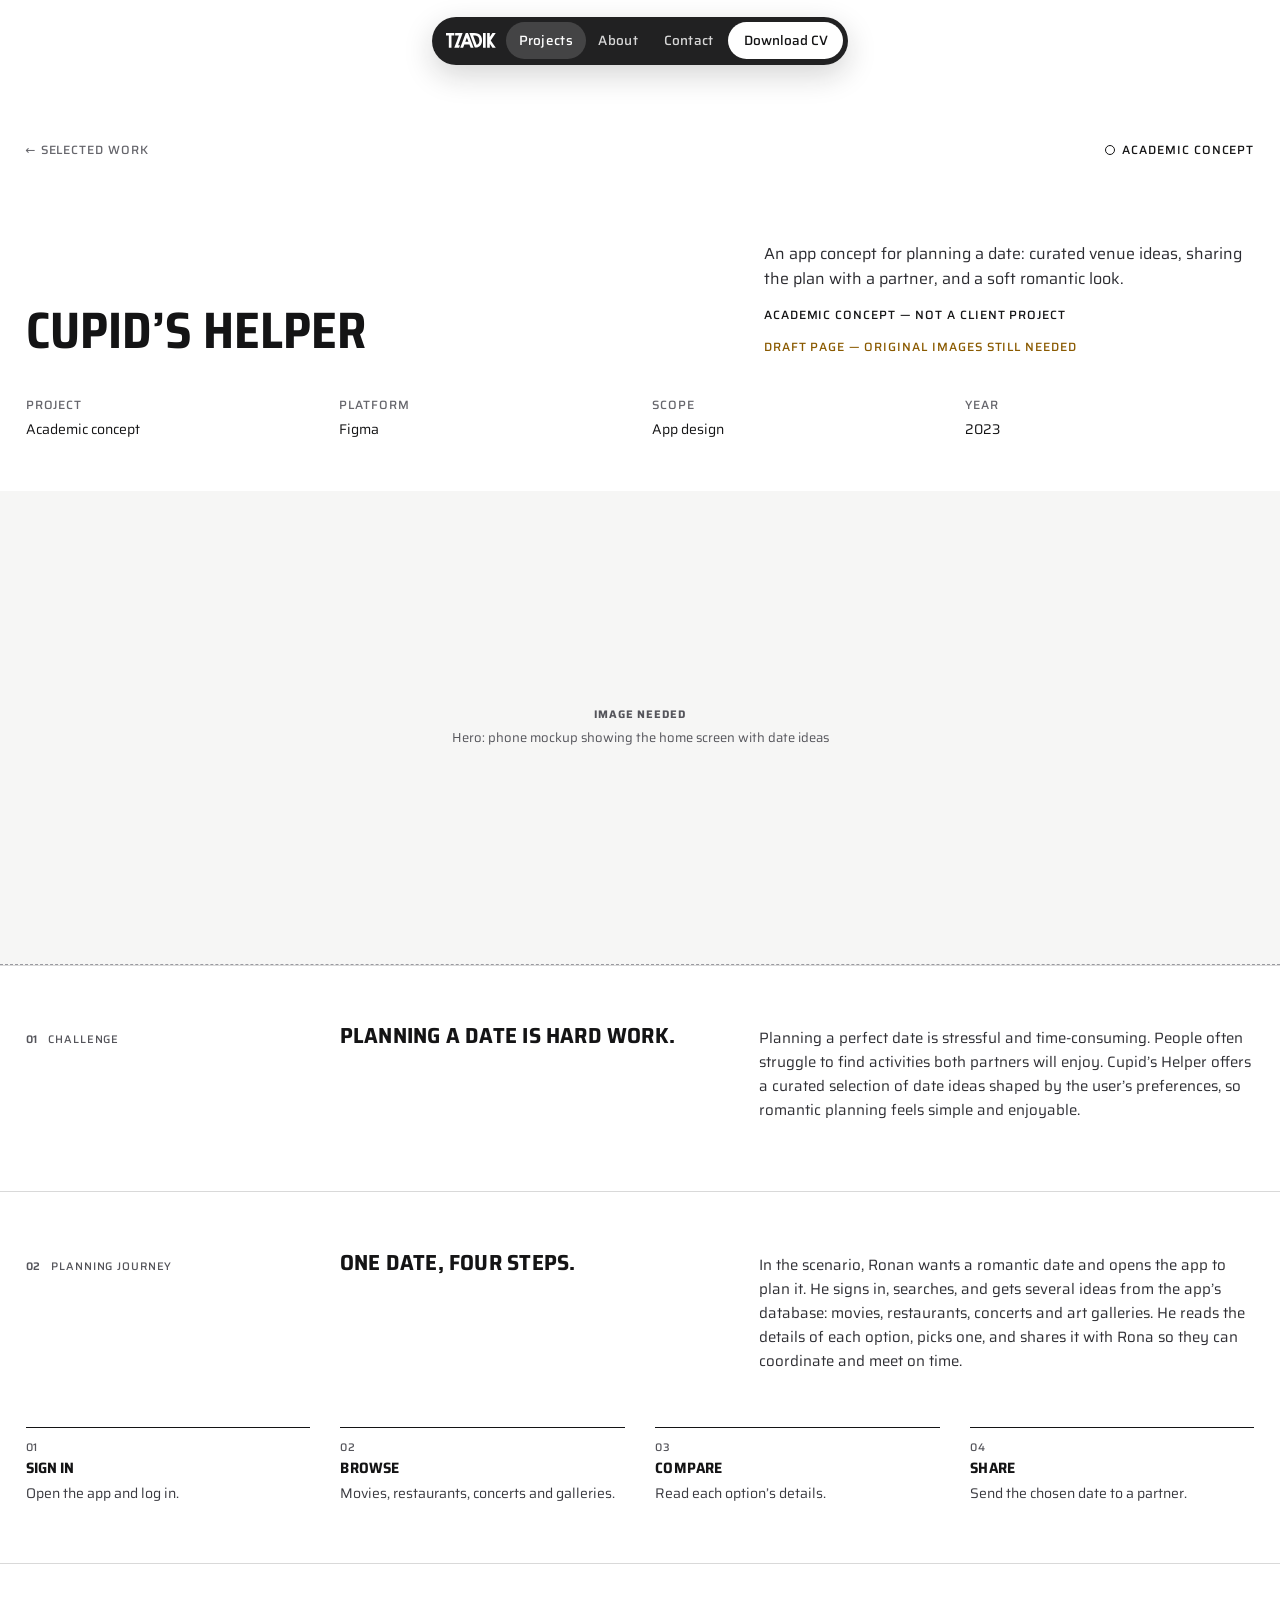
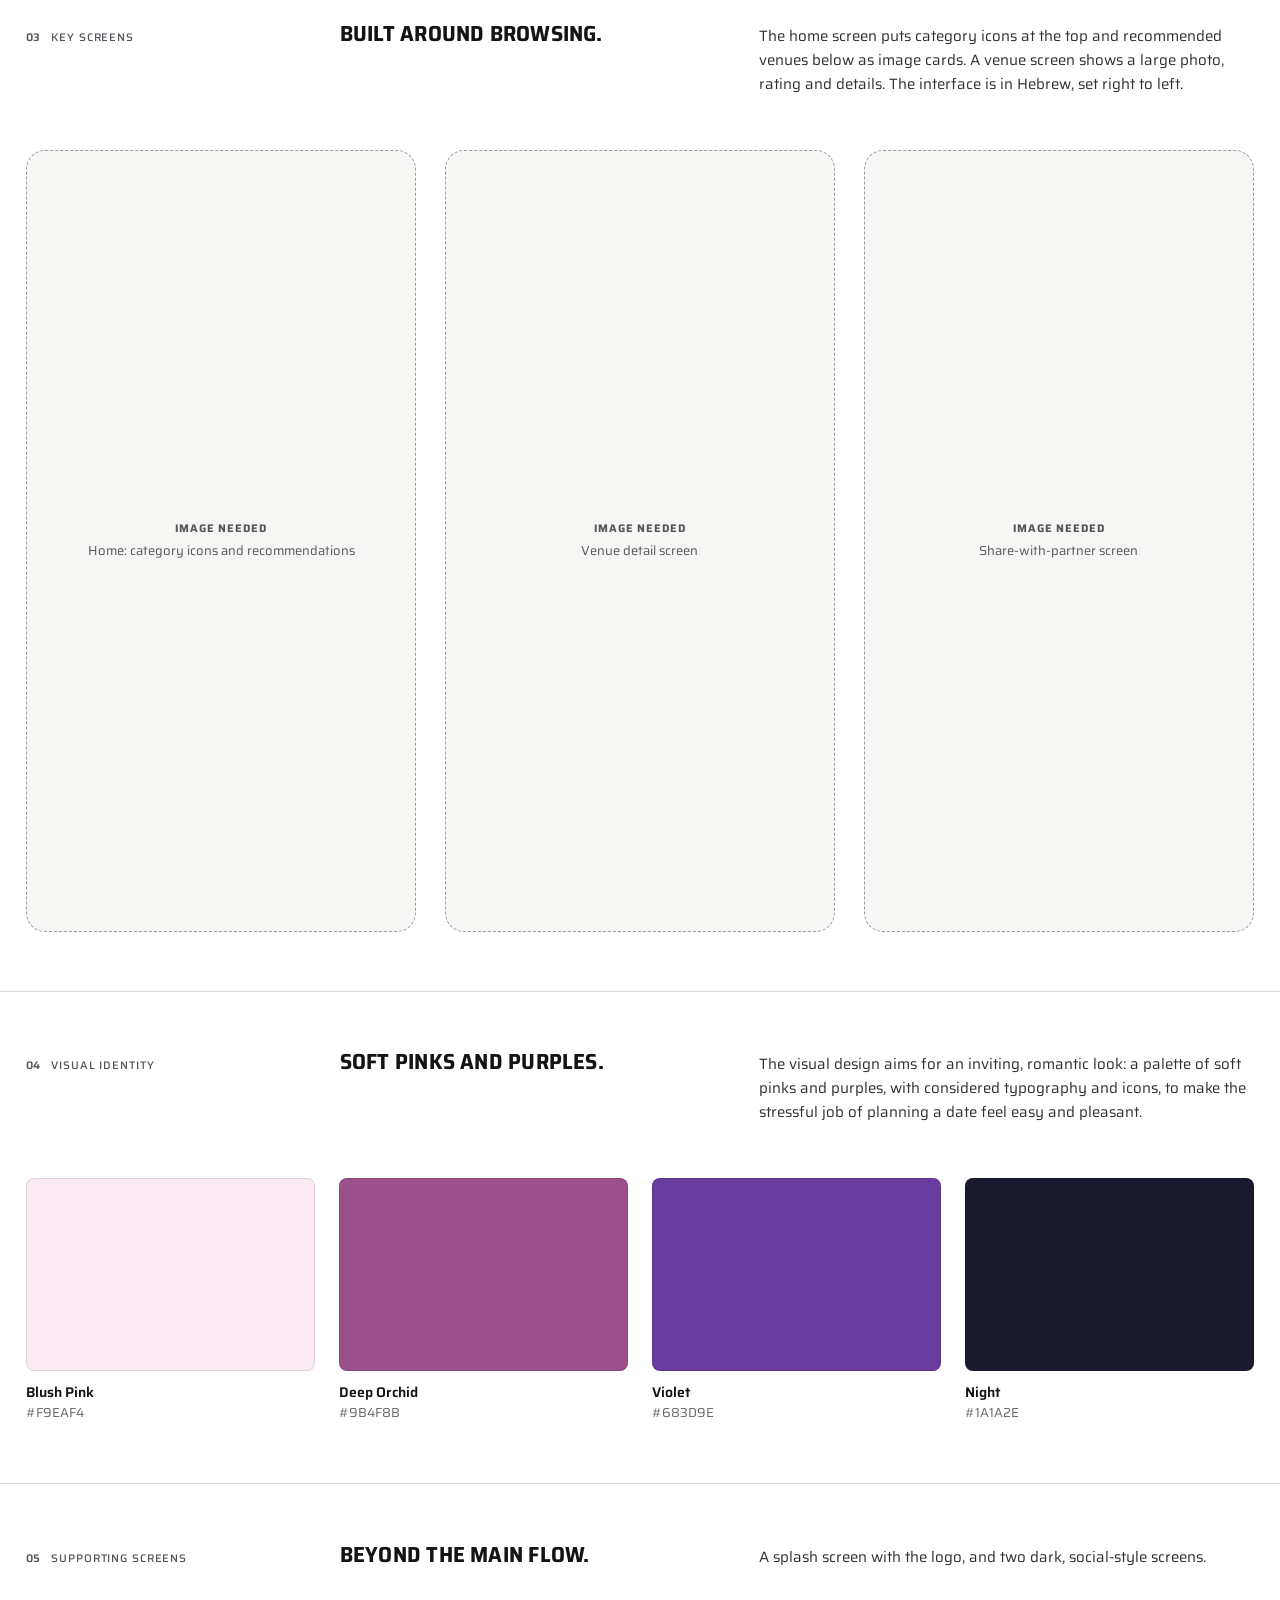
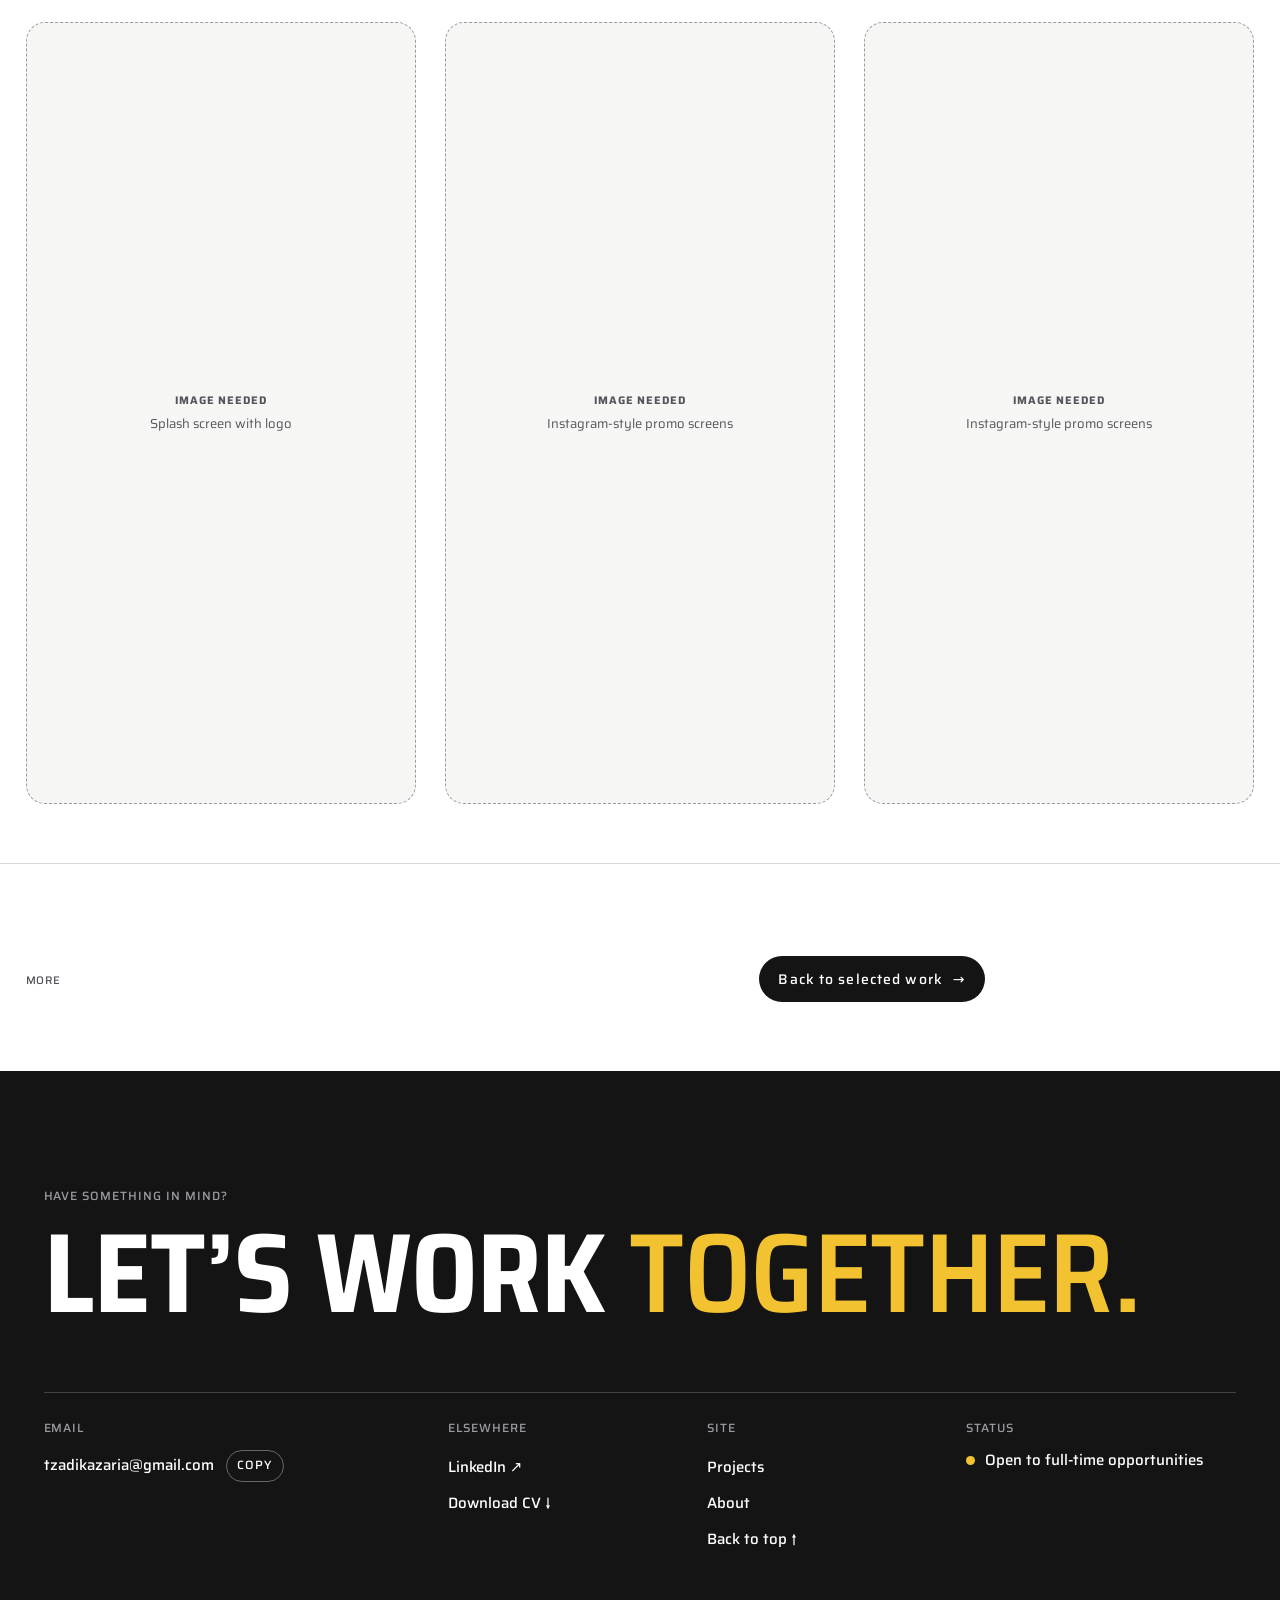
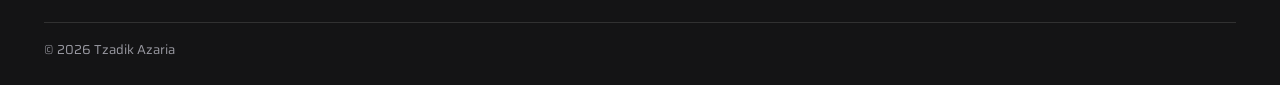
<file: cupids-helper.html>
<!doctype html><html lang="en" id="top"><head><meta charset="utf-8"><meta name="viewport" content="width=device-width,initial-scale=1"><meta name="theme-color" content="#F3F3F2"><meta name="description" content="Academic concept: a date-planning app with curated ideas, partner coordination and a romantic visual identity."><meta name="robots" content="noindex,nofollow"><meta property="og:title" content="Cupid’s Helper — Tzadik Azaria"><meta property="og:description" content="Academic concept: a date-planning app with curated ideas, partner coordination and a romantic visual identity."><title>Cupid’s Helper — Tzadik Azaria</title><link rel="icon" href="favicon-tz-light.svg" type="image/svg+xml" media="(prefers-color-scheme: light)"><link rel="icon" href="favicon-tz-dark.svg" type="image/svg+xml" media="(prefers-color-scheme: dark)"><link rel="apple-touch-icon" href="apple-touch-icon-v94.png"><link rel="stylesheet" href="styles.css"><link rel="stylesheet" href="theme.css"><link rel="stylesheet" href="v9.css"><script src="app.js" defer></script></head><body class="inner case"><a class="skip" href="#main">Skip to content</a>
<header class="site-header" id="siteheader"><div class="hdr"><a class="brand" href="index.html" aria-label="Tzadik Azaria — home"><svg class="logo" role="img" aria-label="Tzadik" viewBox="0 0 117 35" fill="currentColor" xmlns="http://www.w3.org/2000/svg"> <path d="M37.1564 4.64562L37.1545 4.65131L28.2211 28.5096H32.526L30.4352 34.5H19.3094L21.0225 29.9664L24.1695 21.6005L25.112 19.0617L25.1129 19.0589L29.9721 6.03693H21.3063V0H38.8818L37.1564 4.64562Z" /> <path d="M19.3892 5.90406H12.797V34.4943H6.59402V5.90406H0V0.000949054H19.3892V5.90406Z" /> <path fill-rule="evenodd" clip-rule="evenodd" d="M49.2473 0.000949054H51.3106L64.2339 34.4943H57.5146L54.563 26.5631H42.8536L39.9011 34.4943H33.1799L46.1534 0.000949054H48.2233L48.7368 0L49.2473 0.000949054ZM45.0649 20.622H52.3593L48.7235 10.8401L45.0649 20.622Z" /> <path d="M102.191 9.38994L108.365 0.000949054H116.034L104.317 17.2861L116.101 34.4943H108.37L102.191 25.1822V34.4943H95.9863V0.000949054H102.191V9.38994Z" /> <path d="M92.5897 34.4934H86.3867V0H92.5897V34.4934Z" /> <path fill-rule="evenodd" clip-rule="evenodd" d="M65.9497 0.00474527C69.5105 0.00483633 72.6817 0.639252 75.3492 1.93512C81.1321 4.70135 84.0614 10.2331 84.0615 17.2946C84.0615 17.7243 84.0494 18.1661 84.0245 18.5977L84.0235 18.6214L84.0207 18.6451L83.9941 19.0295C83.9836 19.1686 83.9687 19.3233 83.9523 19.467C83.7431 21.7793 83.1843 23.9159 82.2687 25.8114L82.2621 25.8238L82.2573 25.8361L81.9954 26.3334C81.9095 26.4908 81.8259 26.6386 81.7524 26.77L81.1422 27.8623H81.0406C79.8883 29.4922 78.4177 30.8483 76.657 31.9005L76.6465 31.9062L76.0543 32.2403C75.45 32.5647 74.8076 32.8605 74.1249 33.1144L74.1239 33.1134C73.0869 33.5118 71.9676 33.8349 70.7795 34.0568L70.5859 34.0938H67.3221L66.8077 32.6987L66.5401 31.9765L57.4102 7.74333L57.4083 7.73858L56.2514 4.64467L56.2504 4.64372L54.5174 0.00474527H65.9497ZM68.293 19.0523L68.2939 19.056L69.2363 21.5948L71.5425 27.7266C71.8018 27.6319 72.0504 27.5306 72.2875 27.421L72.2951 27.4172C72.9233 27.1299 73.4905 26.789 74.0157 26.4008C74.6381 25.9278 75.1645 25.4215 75.5997 24.8586L75.6007 24.8576C75.7712 24.6373 75.9121 24.4431 76.0268 24.2607L76.0391 24.2426L76.0505 24.2236C76.9368 22.8759 77.5154 21.1668 77.7123 19.0646L77.7161 19.0285L77.7199 18.9934C77.7447 18.7997 77.7624 18.5925 77.7712 18.3841L77.7731 18.3367L77.7778 18.2902C77.8022 18.0079 77.8034 17.7005 77.8034 17.2946C77.8034 13.8413 76.9242 11.2344 75.3985 9.426C73.9038 7.6545 71.5868 6.41146 68.2047 6.03124H63.4366L68.293 19.0523Z" /> </svg> </a><nav class="nav" id="navigation" aria-label="Main navigation"><div class="nav-main"><a href="index.html#work" aria-current="true">Projects</a><a href="about.html">About</a><a href="#contact">Contact</a></div><div class="nav-side"><a class="pill" href="assets/TzadikAzaria_CV.pdf" download="Tzadik-Azaria-CV.pdf">Download CV</a></div></nav><button class="menu-toggle" aria-expanded="false" aria-controls="navigation">Menu</button></div></header>
<main id="main">
<section class="ch wrap">
<div class="ch-top"><a class="back-link" href="index.html#work">← Selected work</a><span class="kind acad">Academic concept</span></div>
<div class="ch-main"><h1 class="ct">Cupid’s Helper</h1><div class="ci"><p class="cl">An app concept for planning a date: curated venue ideas, sharing the plan with a partner, and a soft romantic look.</p><span class="acad-note">Academic concept — not a client project</span><span class="acad-note draft-note">Draft page — original images still needed</span></div></div>
<dl class="cm"><div><dt>Project</dt><dd>Academic concept</dd></div><div><dt>Platform</dt><dd>Figma</dd></div><div><dt>Scope</dt><dd>App design</dd></div><div><dt>Year</dt><dd>2023</dd></div></dl>
</section>
<div class="cover " style="--bg:#fff;--ar:2.05"><div class="ph" style="--ar:2.05" role="img" aria-label="Image needed: Hero: phone mockup showing the home screen with date ideas"><span><b>Image needed</b>Hero: phone mockup showing the home screen with date ideas</span></div></div>
<section class="sx text"><div class="sx-in"><div class="sx-t"><p class="lab"><b>01</b>Challenge</p><h2>Planning a date is hard work.</h2><p>Planning a perfect date is stressful and time-consuming. People often struggle to find activities both partners will enjoy. Cupid’s Helper offers a curated selection of date ideas shaped by the user’s preferences, so romantic planning feels simple and enjoyable.</p></div></div></section>
<section class="sx top"><div class="sx-in"><div class="sx-t"><p class="lab"><b>02</b>Planning journey</p><h2>One date, four steps.</h2><p>In the scenario, Ronan wants a romantic date and opens the app to plan it. He signs in, searches, and gets several ideas from the app’s database: movies, restaurants, concerts and art galleries. He reads the details of each option, picks one, and shares it with Rona so they can coordinate and meet on time.</p></div><div class="sx-b"><ol class="steps "><li><b>01</b><strong>Sign in</strong><span>Open the app and log in.</span></li><li><b>02</b><strong>Browse</strong><span>Movies, restaurants, concerts and galleries.</span></li><li><b>03</b><strong>Compare</strong><span>Read each option’s details.</span></li><li><b>04</b><strong>Share</strong><span>Send the chosen date to a partner.</span></li></ol></div></div></section>
<section class="sx top"><div class="sx-in"><div class="sx-t"><p class="lab"><b>03</b>Key screens</p><h2>Built around browsing.</h2><p>The home screen puts category icons at the top and recommended venues below as image cards. A venue screen shows a large photo, rating and details. The interface is in Hebrew, set right to left.</p></div><div class="sx-b"><div class="gal n3 phone-ph"><div class="ph" style="--ar:0.5" role="img" aria-label="Image needed: Home: category icons and recommendations"><span><b>Image needed</b>Home: category icons and recommendations</span></div><div class="ph" style="--ar:0.5" role="img" aria-label="Image needed: Venue detail screen"><span><b>Image needed</b>Venue detail screen</span></div><div class="ph" style="--ar:0.5" role="img" aria-label="Image needed: Share-with-partner screen"><span><b>Image needed</b>Share-with-partner screen</span></div></div></div></div></section>
<section class="sx top"><div class="sx-in"><div class="sx-t"><p class="lab"><b>04</b>Visual identity</p><h2>Soft pinks and purples.</h2><p>The visual design aims for an inviting, romantic look: a palette of soft pinks and purples, with considered typography and icons, to make the stressful job of planning a date feel easy and pleasant.</p></div><div class="sx-b"><ul class="sw "><li><i style="background:#F9EAF4"></i><b>Blush Pink</b><span>#F9EAF4</span></li><li><i style="background:#9B4F8B"></i><b>Deep Orchid</b><span>#9B4F8B</span></li><li><i style="background:#683D9E"></i><b>Violet</b><span>#683D9E</span></li><li><i style="background:#1A1A2E"></i><b>Night</b><span>#1A1A2E</span></li></ul></div></div></section>
<section class="sx top"><div class="sx-in"><div class="sx-t"><p class="lab"><b>05</b>Supporting screens</p><h2>Beyond the main flow.</h2><p>A splash screen with the logo, and two dark, social-style screens.</p></div><div class="sx-b"><div class="gal n3 phone-ph"><div class="ph" style="--ar:0.5" role="img" aria-label="Image needed: Splash screen with logo"><span><b>Image needed</b>Splash screen with logo</span></div><div class="ph" style="--ar:0.5" role="img" aria-label="Image needed: Instagram-style promo screens"><span><b>Image needed</b>Instagram-style promo screens</span></div><div class="ph" style="--ar:0.5" role="img" aria-label="Image needed: Instagram-style promo screens"><span><b>Image needed</b>Instagram-style promo screens</span></div></div></div></div></section>
<section class="sx text"><div class="sx-in"><div class="sx-t"><p class="lab">More</p><p><a class="text-link" href="index.html#work">Back to selected work <span aria-hidden="true">→</span></a></p></div></div></section>
</main>
<footer class="footer" id="contact"><div class="wrap"><p class="eyebrow">Have something in mind?</p><a class="footer-title" href="mailto:tzadikazaria@gmail.com">Let’s work <em>together.</em></a>
<div class="footer-grid">
<div class="fg-mail"><p class="fl">Email</p><span class="mail"><a href="mailto:tzadikazaria@gmail.com">tzadikazaria@gmail.com</a><button class="copy" type="button" data-copy="tzadikazaria@gmail.com" aria-label="Copy email address">Copy</button></span></div>
<div><p class="fl">Elsewhere</p><ul><li><a href="https://www.linkedin.com/in/tzadik-azaria" target="_blank" rel="noopener noreferrer">LinkedIn ↗</a></li><li><a href="assets/TzadikAzaria_CV.pdf" download="Tzadik-Azaria-CV.pdf">Download CV ↓</a></li></ul></div>
<div><p class="fl">Site</p><ul><li><a href="index.html#work">Projects</a></li><li><a href="about.html">About</a></li><li><a href="#top">Back to top ↑</a></li></ul></div>
<div class="fg-status"><p class="fl">Status</p><p class="fstatus">Open to full-time opportunities</p></div>
</div>
<p class="fcopy">© 2026 Tzadik Azaria</p></div></footer>
<dialog class="lightbox" aria-label="Project image viewer"><button class="lightbox-close" aria-label="Close image viewer">Close ×</button><button class="lb-nav prev" aria-label="Previous image">←</button><button class="lb-nav next" aria-label="Next image">→</button><div class="lightbox-inner"><img alt=""><p></p></div></dialog></body></html>
</file>
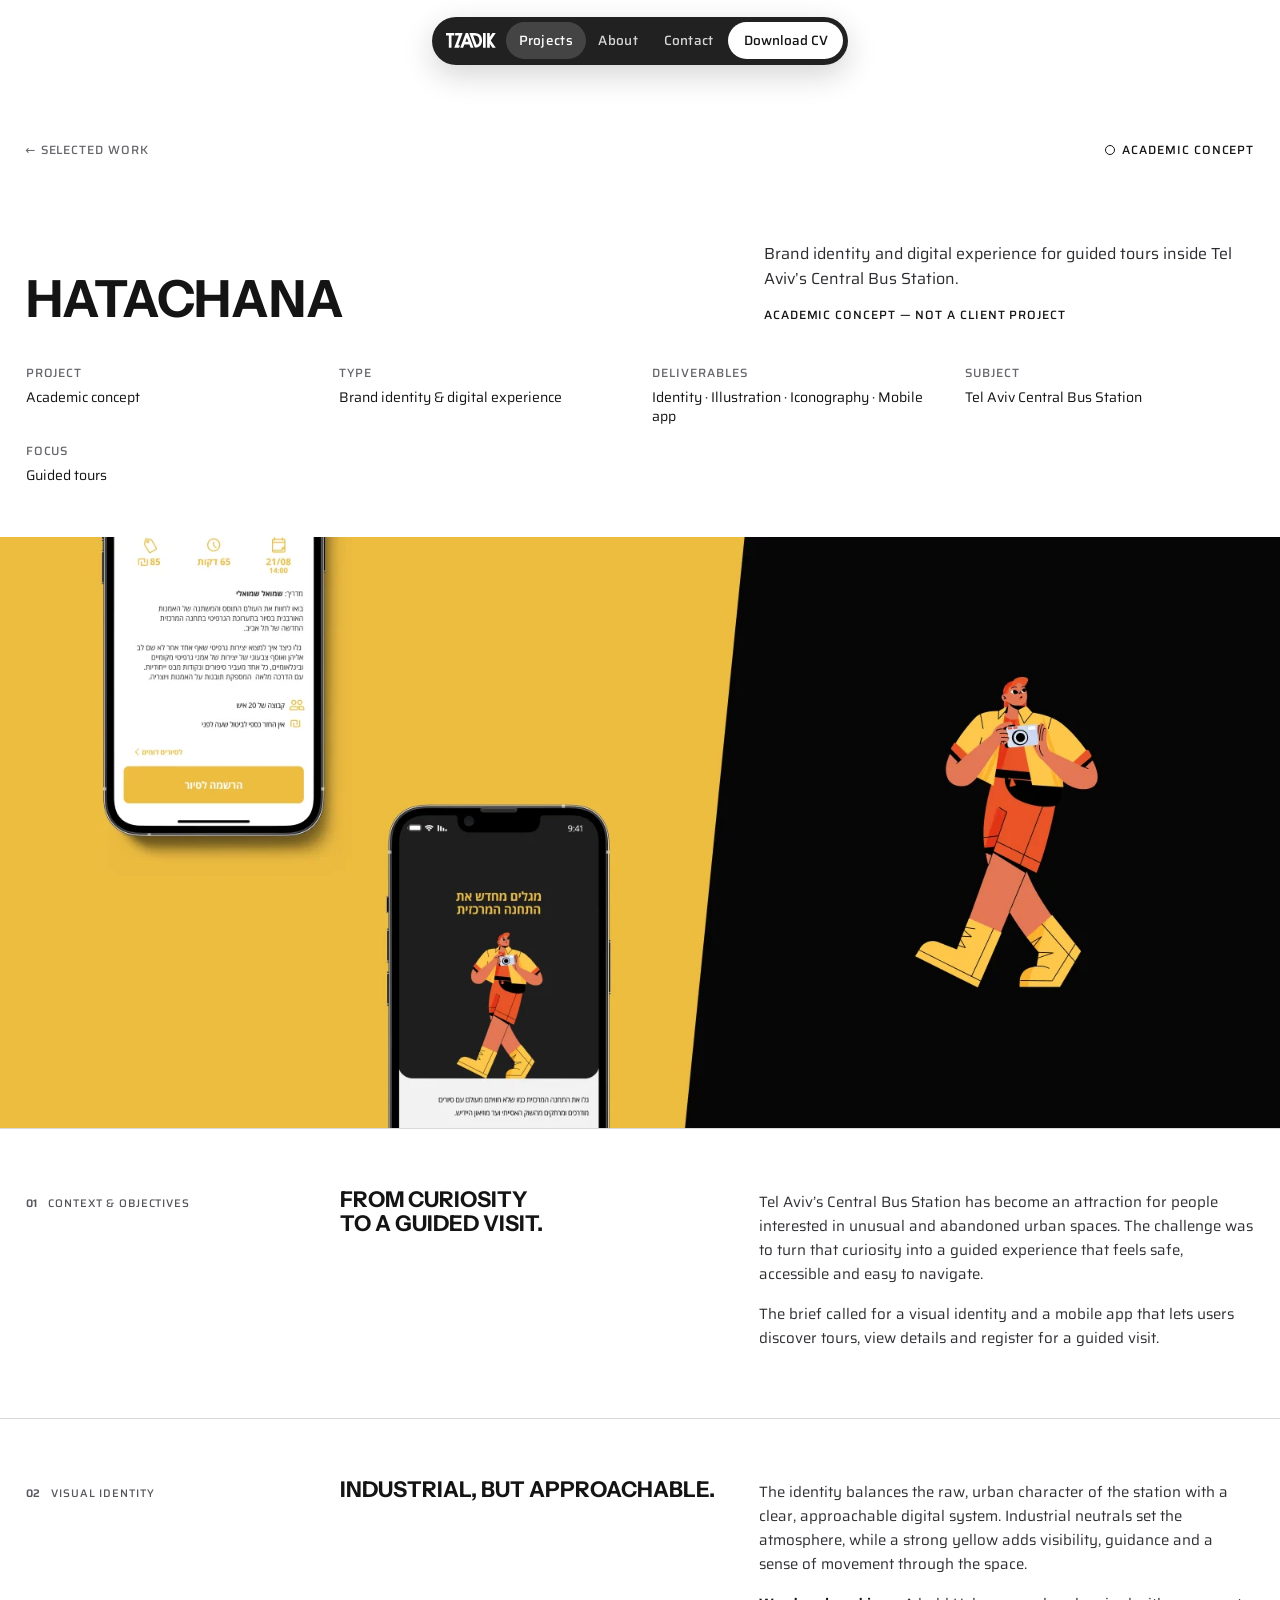
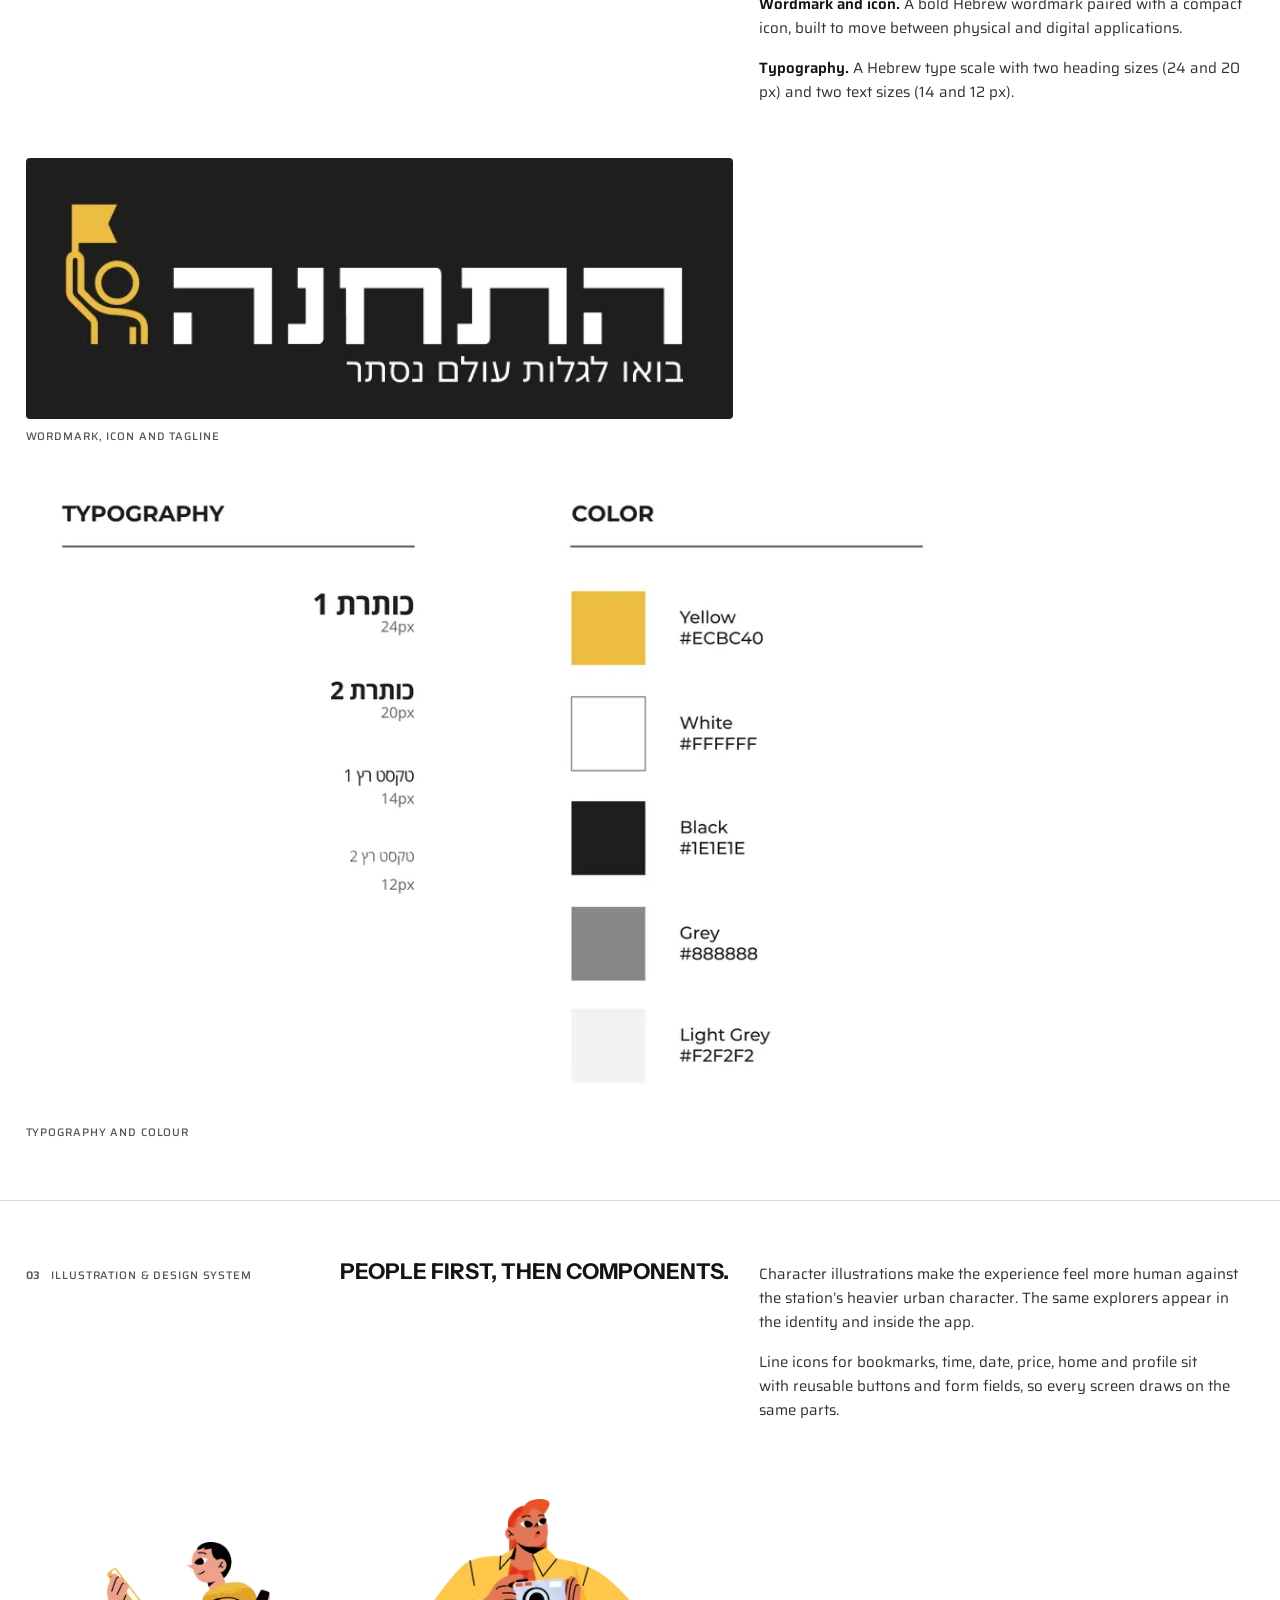
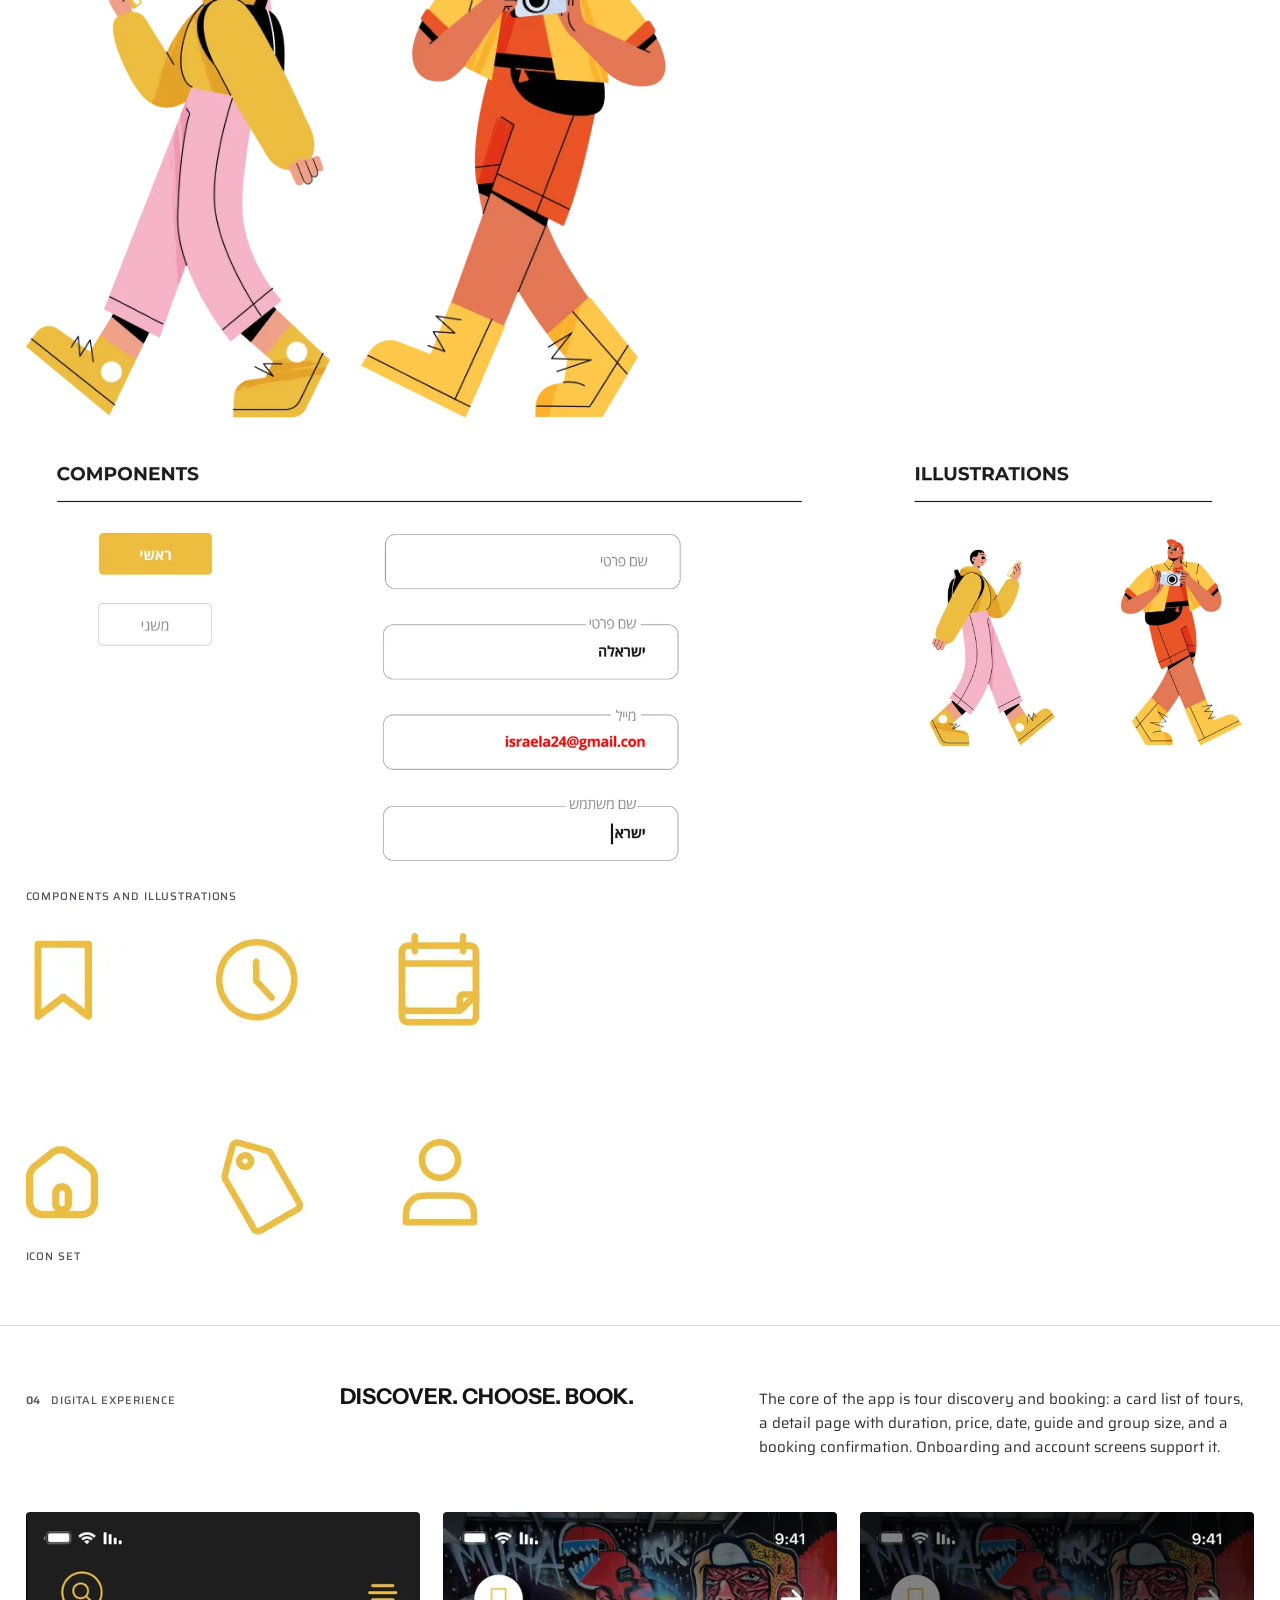
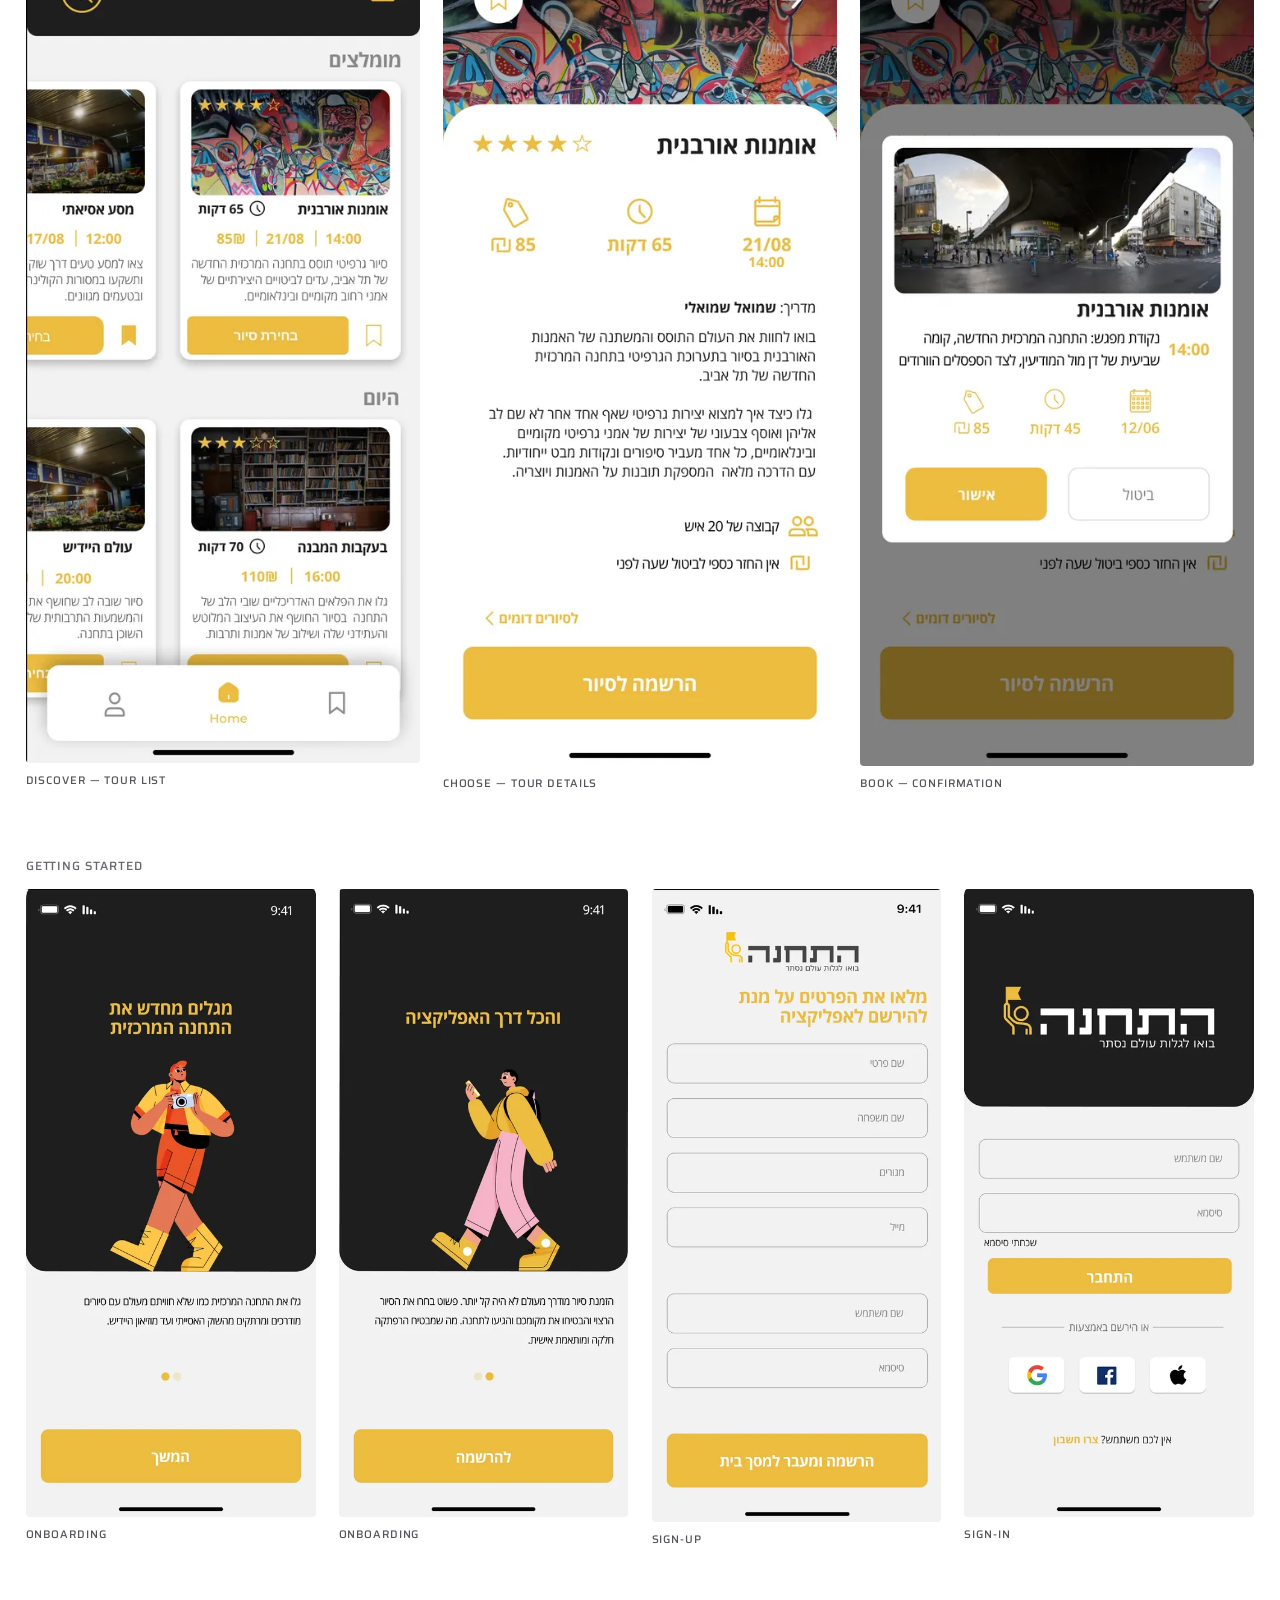
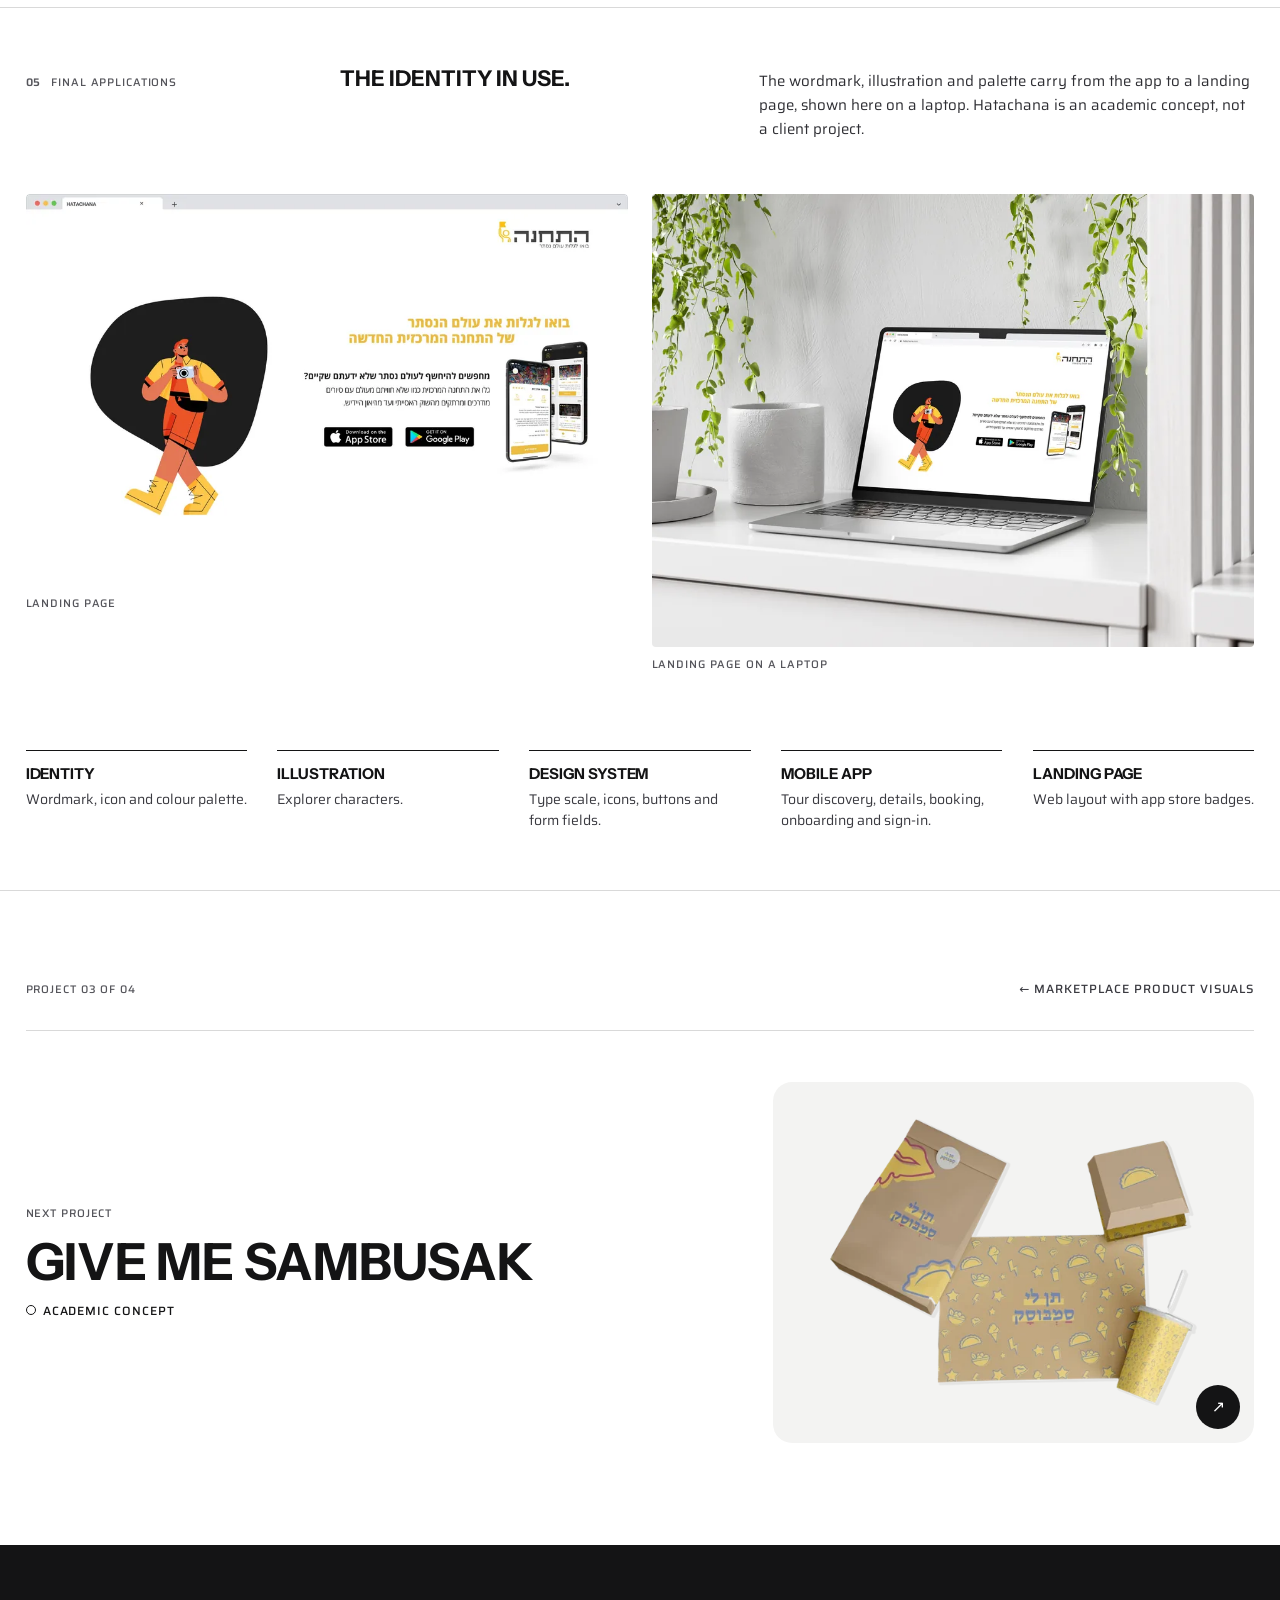
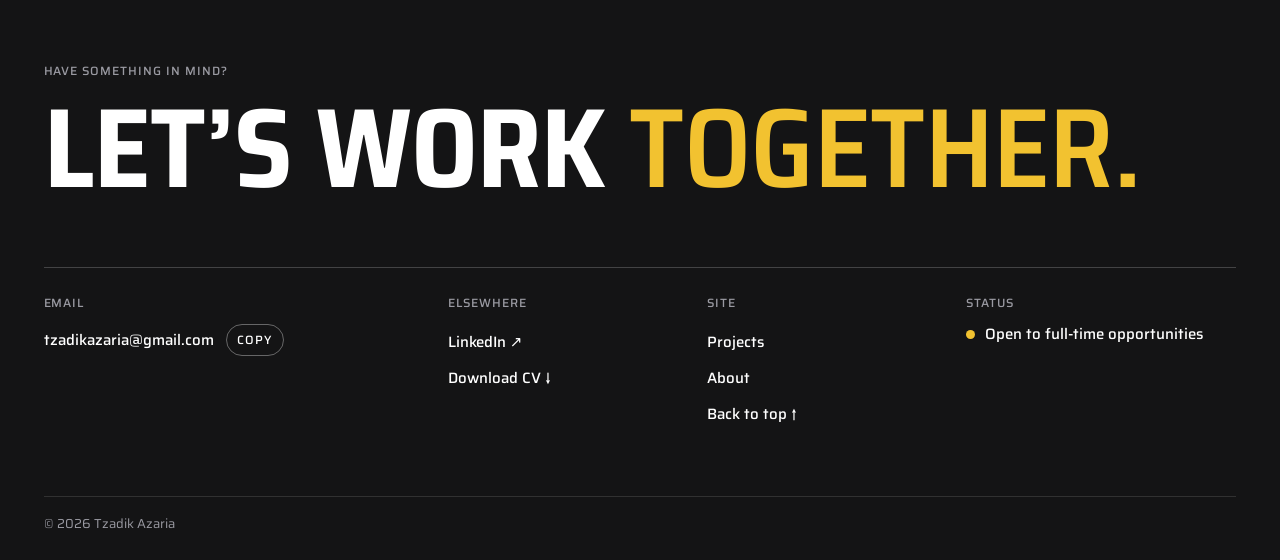
<file: hatachana.html>
<!doctype html><html lang="en" id="top"><head><meta charset="utf-8"><meta name="viewport" content="width=device-width,initial-scale=1"><meta name="theme-color" content="#F3F3F2"><meta name="description" content="Academic concept: an identity, character illustrations and a mobile app for guided tours of Tel Aviv’s Central Bus Station."><meta property="og:title" content="Hatachana — Tzadik Azaria"><meta property="og:description" content="Academic concept: an identity, character illustrations and a mobile app for guided tours of Tel Aviv’s Central Bus Station."><meta property="og:type" content="website"><meta property="og:image" content="https://tzadikazaria.com/assets/og/og-hatachana.jpg"><meta property="og:image:width" content="1200"><meta property="og:image:height" content="630"><meta property="og:image:alt" content="Selected work by Tzadik Azaria"><meta name="twitter:card" content="summary_large_image"><meta name="twitter:image" content="https://tzadikazaria.com/assets/og/og-hatachana.jpg"><title>Hatachana — Tzadik Azaria</title><link rel="icon" href="favicon-tz-light.svg" type="image/svg+xml" media="(prefers-color-scheme: light)"><link rel="icon" href="favicon-tz-dark.svg" type="image/svg+xml" media="(prefers-color-scheme: dark)"><link rel="apple-touch-icon" href="apple-touch-icon-v94.png"><link rel="stylesheet" href="styles.css"><link rel="stylesheet" href="theme.css"><link rel="stylesheet" href="v9.css"><script src="app.js" defer></script></head><body class="inner case ff2"><a class="skip" href="#main">Skip to content</a>
<header class="site-header" id="siteheader"><div class="hdr"><a class="brand" href="index.html" aria-label="Tzadik Azaria — home"><svg class="logo" role="img" aria-label="Tzadik" viewBox="0 0 117 35" fill="currentColor" xmlns="http://www.w3.org/2000/svg"> <path d="M37.1564 4.64562L37.1545 4.65131L28.2211 28.5096H32.526L30.4352 34.5H19.3094L21.0225 29.9664L24.1695 21.6005L25.112 19.0617L25.1129 19.0589L29.9721 6.03693H21.3063V0H38.8818L37.1564 4.64562Z" /> <path d="M19.3892 5.90406H12.797V34.4943H6.59402V5.90406H0V0.000949054H19.3892V5.90406Z" /> <path fill-rule="evenodd" clip-rule="evenodd" d="M49.2473 0.000949054H51.3106L64.2339 34.4943H57.5146L54.563 26.5631H42.8536L39.9011 34.4943H33.1799L46.1534 0.000949054H48.2233L48.7368 0L49.2473 0.000949054ZM45.0649 20.622H52.3593L48.7235 10.8401L45.0649 20.622Z" /> <path d="M102.191 9.38994L108.365 0.000949054H116.034L104.317 17.2861L116.101 34.4943H108.37L102.191 25.1822V34.4943H95.9863V0.000949054H102.191V9.38994Z" /> <path d="M92.5897 34.4934H86.3867V0H92.5897V34.4934Z" /> <path fill-rule="evenodd" clip-rule="evenodd" d="M65.9497 0.00474527C69.5105 0.00483633 72.6817 0.639252 75.3492 1.93512C81.1321 4.70135 84.0614 10.2331 84.0615 17.2946C84.0615 17.7243 84.0494 18.1661 84.0245 18.5977L84.0235 18.6214L84.0207 18.6451L83.9941 19.0295C83.9836 19.1686 83.9687 19.3233 83.9523 19.467C83.7431 21.7793 83.1843 23.9159 82.2687 25.8114L82.2621 25.8238L82.2573 25.8361L81.9954 26.3334C81.9095 26.4908 81.8259 26.6386 81.7524 26.77L81.1422 27.8623H81.0406C79.8883 29.4922 78.4177 30.8483 76.657 31.9005L76.6465 31.9062L76.0543 32.2403C75.45 32.5647 74.8076 32.8605 74.1249 33.1144L74.1239 33.1134C73.0869 33.5118 71.9676 33.8349 70.7795 34.0568L70.5859 34.0938H67.3221L66.8077 32.6987L66.5401 31.9765L57.4102 7.74333L57.4083 7.73858L56.2514 4.64467L56.2504 4.64372L54.5174 0.00474527H65.9497ZM68.293 19.0523L68.2939 19.056L69.2363 21.5948L71.5425 27.7266C71.8018 27.6319 72.0504 27.5306 72.2875 27.421L72.2951 27.4172C72.9233 27.1299 73.4905 26.789 74.0157 26.4008C74.6381 25.9278 75.1645 25.4215 75.5997 24.8586L75.6007 24.8576C75.7712 24.6373 75.9121 24.4431 76.0268 24.2607L76.0391 24.2426L76.0505 24.2236C76.9368 22.8759 77.5154 21.1668 77.7123 19.0646L77.7161 19.0285L77.7199 18.9934C77.7447 18.7997 77.7624 18.5925 77.7712 18.3841L77.7731 18.3367L77.7778 18.2902C77.8022 18.0079 77.8034 17.7005 77.8034 17.2946C77.8034 13.8413 76.9242 11.2344 75.3985 9.426C73.9038 7.6545 71.5868 6.41146 68.2047 6.03124H63.4366L68.293 19.0523Z" /> </svg> </a><nav class="nav" id="navigation" aria-label="Main navigation"><div class="nav-main"><a href="index.html#work" aria-current="true">Projects</a><a href="about.html">About</a><a href="#contact">Contact</a></div><div class="nav-side"><a class="pill" href="assets/TzadikAzaria_CV.pdf" download="Tzadik-Azaria-CV.pdf">Download CV</a></div></nav><button class="menu-toggle" aria-expanded="false" aria-controls="navigation">Menu</button></div></header>
<main id="main">
<section class="ch wrap">
<div class="ch-top"><a class="back-link" href="index.html#work">← Selected work</a><span class="kind acad">Academic concept</span></div>
<div class="ch-main"><h1 class="ct">Hatachana</h1><div class="ci"><p class="cl">Brand identity and digital experience for guided tours inside Tel Aviv’s Central Bus Station.</p><span class="acad-note">Academic concept — not a client project</span></div></div>
<dl class="cm"><div><dt>Project</dt><dd>Academic concept</dd></div><div><dt>Type</dt><dd>Brand identity &amp; digital experience</dd></div><div><dt>Deliverables</dt><dd>Identity · Illustration · Iconography · Mobile app</dd></div><div><dt>Subject</dt><dd>Tel Aviv Central Bus Station</dd></div><div><dt>Focus</dt><dd>Guided tours</dd></div></dl>
</section>
<div class="cover fullimg" style="--bg:#fff;--ar:2.165"><div class="full"><img src="assets/hatachana-00.webp" srcset="assets/hatachana-00.webp 1600w" sizes="100vw" width="1600" height="739" alt="Hatachana identity and app overview" loading="eager" decoding="async"></div></div>
<section class="sx text"><div class="sx-in"><div class="sx-t"><p class="lab"><b>01</b>Context & objectives</p><h2>From curiosity to a guided visit.</h2><p>Tel Aviv’s Central Bus Station has become an attraction for people interested in unusual and abandoned urban spaces. The challenge was to turn that curiosity into a guided experience that feels safe, accessible and easy to navigate.</p><p>The brief called for a visual identity and a mobile app that lets users discover tours, view details and register for a guided visit.</p></div></div></section>
<section class="sx top"><div class="sx-in"><div class="sx-t"><p class="lab"><b>02</b>Visual identity</p><h2>Industrial, but approachable.</h2><p>The identity balances the raw, urban character of the station with a clear, approachable digital system. Industrial neutrals set the atmosphere, while a strong yellow adds visibility, guidance and a sense of movement through the space.</p><p><b>Wordmark and icon.</b> A bold Hebrew wordmark paired with a compact icon, built to move between physical and digital applications.</p><p><b>Typography.</b> A Hebrew type scale with two heading sizes (24 and 20 px) and two text sizes (14 and 12 px).</p></div><div class="sx-b"><div class="mx "><figure class="fg" style="grid-column:1/8;"><button class="zoom" data-lightbox aria-label="Enlarge: Hatachana wordmark and icon on black, with the tagline"><img src="assets/hatachana-wordmark.webp" srcset="assets/hatachana-wordmark-480.webp 480w, assets/hatachana-wordmark.webp 650w" sizes="(max-width:700px) 92vw, 62vw" width="650" height="240" alt="Hatachana wordmark and icon on black, with the tagline" loading="lazy" decoding="async"></button><figcaption><span>Wordmark, icon and tagline</span></figcaption></figure></div><div class="mx again"><figure class="fg" style="grid-column:1/10;"><button class="zoom" data-lightbox aria-label="Enlarge: Hatachana typography scale and colour palette with hex values"><img src="assets/hatachana-board-type.webp" srcset="assets/hatachana-board-type-480.webp 480w, assets/hatachana-board-type-960.webp 960w, assets/hatachana-board-type.webp 1491w" sizes="(max-width:700px) 92vw, 70vw" width="1491" height="1044" alt="Hatachana typography scale and colour palette with hex values" loading="lazy" decoding="async"></button><figcaption><span>Typography and colour</span></figcaption></figure></div></div></div></section>
<section class="sx top"><div class="sx-in"><div class="sx-t"><p class="lab"><b>03</b>Illustration & design system</p><h2>People first, then components.</h2><p>Character illustrations make the experience feel more human against the station’s heavier urban character. The same explorers appear in the identity and inside the app.</p><p>Line icons for bookmarks, time, date, price, home and profile sit with reusable buttons and form fields, so every screen draws on the same parts.</p></div><div class="sx-b"><div class="chars three" style="max-width:640px"><img src="assets/hatachana-01.webp" srcset="assets/hatachana-01.webp 347w" sizes="(max-width:700px) 30vw, 300px" width="347" height="542" alt="Female urban explorer illustration" loading="lazy" decoding="async"><img src="assets/hatachana-02.webp" srcset="assets/hatachana-02.webp 334w" sizes="(max-width:700px) 30vw, 300px" width="334" height="568" alt="Male urban explorer illustration" loading="lazy" decoding="async"></div><div class="mx again"><figure class="fg" style="grid-column:1/13;"><button class="zoom" data-lightbox aria-label="Enlarge: Hatachana buttons, form fields and character illustrations"><img src="assets/hatachana-board-comp.webp" srcset="assets/hatachana-board-comp-480.webp 480w, assets/hatachana-board-comp-960.webp 960w, assets/hatachana-board-comp.webp 2000w" sizes="(max-width:700px) 92vw, 92vw" width="2000" height="705" alt="Hatachana buttons, form fields and character illustrations" loading="lazy" decoding="async"></button><figcaption><span>Components and illustrations</span></figcaption></figure></div><div class="mx again"><figure class="fg" style="grid-column:1/6;max-width:454px"><button class="zoom" data-lightbox aria-label="Enlarge: Hatachana line icon set: bookmark, clock, calendar, home, price tag, profile"><img src="assets/hatachana-icons.webp" srcset="assets/hatachana-icons.webp 454w" sizes="(max-width:700px) 92vw, 40vw" width="454" height="306" alt="Hatachana line icon set: bookmark, clock, calendar, home, price tag, profile" loading="lazy" decoding="async"></button><figcaption><span>Icon set</span></figcaption></figure></div></div></div></section>
<section class="sx top"><div class="sx-in"><div class="sx-t"><p class="lab"><b>04</b>Digital experience</p><h2>Discover. Choose. Book.</h2><p>The core of the app is tour discovery and booking: a card list of tours, a detail page with duration, price, date, guide and group size, and a booking confirmation. Onboarding and account screens support it.</p></div><div class="sx-b"><div class="gal n3 phones"><figure class="fg"><button class="zoom" data-lightbox aria-label="Enlarge: Tour browsing screen with tour cards"><img src="assets/hatachana-s-list.webp" srcset="assets/hatachana-s-list-480.webp 480w, assets/hatachana-s-list.webp 780w" sizes="(max-width:700px) 46vw, 24vw" width="780" height="1684" alt="Tour browsing screen with tour cards" loading="lazy" decoding="async"></button><figcaption><span>Discover — tour list</span></figcaption></figure><figure class="fg"><button class="zoom" data-lightbox aria-label="Enlarge: Tour details screen"><img src="assets/hatachana-s-details.webp" srcset="assets/hatachana-s-details-480.webp 480w, assets/hatachana-s-details.webp 780w" sizes="(max-width:700px) 46vw, 24vw" width="780" height="1688" alt="Tour details screen" loading="lazy" decoding="async"></button><figcaption><span>Choose — tour details</span></figcaption></figure><figure class="fg"><button class="zoom" data-lightbox aria-label="Enlarge: Booking confirmation popup"><img src="assets/hatachana-s-popup.webp" srcset="assets/hatachana-s-popup-480.webp 480w, assets/hatachana-s-popup.webp 780w" sizes="(max-width:700px) 46vw, 24vw" width="780" height="1688" alt="Booking confirmation popup" loading="lazy" decoding="async"></button><figcaption><span>Book — confirmation</span></figcaption></figure></div><p class="sublab" style="margin:clamp(36px,5vw,64px) 0 14px">Getting started</p><div class="gal n4 phones"><figure class="fg"><button class="zoom" data-lightbox aria-label="Enlarge: Onboarding screen with the explorer holding a camera"><img src="assets/hatachana-s-splash1.webp" srcset="assets/hatachana-s-splash1-480.webp 480w, assets/hatachana-s-splash1.webp 780w" sizes="(max-width:700px) 46vw, 16vw" width="780" height="1690" alt="Onboarding screen with the explorer holding a camera" loading="lazy" decoding="async"></button><figcaption><span>Onboarding</span></figcaption></figure><figure class="fg"><button class="zoom" data-lightbox aria-label="Enlarge: Onboarding screen with the walking traveller"><img src="assets/hatachana-s-splash2.webp" srcset="assets/hatachana-s-splash2-480.webp 480w, assets/hatachana-s-splash2.webp 780w" sizes="(max-width:700px) 46vw, 16vw" width="780" height="1688" alt="Onboarding screen with the walking traveller" loading="lazy" decoding="async"></button><figcaption><span>Onboarding</span></figcaption></figure><figure class="fg"><button class="zoom" data-lightbox aria-label="Enlarge: Sign-up form"><img src="assets/hatachana-s-signup.webp" srcset="assets/hatachana-s-signup-480.webp 480w, assets/hatachana-s-signup.webp 776w" sizes="(max-width:700px) 46vw, 16vw" width="776" height="1692" alt="Sign-up form" loading="lazy" decoding="async"></button><figcaption><span>Sign-up</span></figcaption></figure><figure class="fg"><button class="zoom" data-lightbox aria-label="Enlarge: Sign-in screen with wordmark"><img src="assets/hatachana-s-login.webp" srcset="assets/hatachana-s-login-480.webp 480w, assets/hatachana-s-login.webp 780w" sizes="(max-width:700px) 46vw, 16vw" width="780" height="1688" alt="Sign-in screen with wordmark" loading="lazy" decoding="async"></button><figcaption><span>Sign-in</span></figcaption></figure></div></div></div></section>
<section class="sx top"><div class="sx-in"><div class="sx-t"><p class="lab"><b>05</b>Final applications</p><h2>The identity in use.</h2><p>The wordmark, illustration and palette carry from the app to a landing page, shown here on a laptop. Hatachana is an academic concept, not a client project.</p></div><div class="sx-b"><div class="mx "><figure class="fg" style="grid-column:1/7;"><button class="zoom" data-lightbox aria-label="Enlarge: Hatachana landing page"><img src="assets/hatachana-web.webp" srcset="assets/hatachana-web-480.webp 480w, assets/hatachana-web-960.webp 960w, assets/hatachana-web.webp 1800w" sizes="(max-width:700px) 92vw, 46vw" width="1800" height="1169" alt="Hatachana landing page" loading="lazy" decoding="async"></button><figcaption><span>Landing page</span></figcaption></figure><figure class="fg" style="grid-column:7/13;"><button class="zoom" data-lightbox aria-label="Enlarge: Hatachana landing page on a laptop"><img src="assets/hatachana-laptop.webp" srcset="assets/hatachana-laptop-480.webp 480w, assets/hatachana-laptop-960.webp 960w, assets/hatachana-laptop.webp 1600w" sizes="(max-width:700px) 92vw, 46vw" width="1600" height="1200" alt="Hatachana landing page on a laptop" loading="lazy" decoding="async"></button><figcaption><span>Landing page on a laptop</span></figcaption></figure></div><div style="margin-top:clamp(40px,6vw,88px)"><ul class="outs"><li><strong>Identity</strong><span>Wordmark, icon and colour palette.</span></li><li><strong>Illustration</strong><span>Explorer characters.</span></li><li><strong>Design system</strong><span>Type scale, icons, buttons and form fields.</span></li><li><strong>Mobile app</strong><span>Tour discovery, details, booking, onboarding and sign-in.</span></li><li><strong>Landing page</strong><span>Web layout with app store badges.</span></li></ul></div></div></div></section>
<section class="nxb" style="--bg:#DDDADF" aria-label="Next project"><div class="nxb-top wide"><span class="lab">Project 03 of 04</span><a class="prev-link" href="marketplace.html">← Marketplace Product Visuals</a></div>
<a class="nxb-a wide" href="sambusak.html"><div class="nxb-t"><span class="lab">Next project</span><span class="nx-h">Give Me Sambusak</span><span class="kind acad">Academic concept</span></div><span class="nxb-m"><img src="assets/home-07-cut.webp" srcset="assets/home-07-cut-480.webp 480w, assets/home-07-cut-960.webp 960w, assets/home-07-cut.webp 1153w" sizes="(max-width:700px) 80vw, 380px" width="1153" height="904" alt="Give Me Sambusak packaging" loading="lazy" decoding="async"><span class="go" aria-hidden="true">↗</span></span></a></section>
</main>
<footer class="footer" id="contact"><div class="wrap"><p class="eyebrow">Have something in mind?</p><a class="footer-title" href="mailto:tzadikazaria@gmail.com">Let’s work <em>together.</em></a>
<div class="footer-grid">
<div class="fg-mail"><p class="fl">Email</p><span class="mail"><a href="mailto:tzadikazaria@gmail.com">tzadikazaria@gmail.com</a><button class="copy" type="button" data-copy="tzadikazaria@gmail.com" aria-label="Copy email address">Copy</button></span></div>
<div><p class="fl">Elsewhere</p><ul><li><a href="https://www.linkedin.com/in/tzadik-azaria" target="_blank" rel="noopener noreferrer">LinkedIn ↗</a></li><li><a href="assets/TzadikAzaria_CV.pdf" download="Tzadik-Azaria-CV.pdf">Download CV ↓</a></li></ul></div>
<div><p class="fl">Site</p><ul><li><a href="index.html#work">Projects</a></li><li><a href="about.html">About</a></li><li><a href="#top">Back to top ↑</a></li></ul></div>
<div class="fg-status"><p class="fl">Status</p><p class="fstatus">Open to full-time opportunities</p></div>
</div>
<p class="fcopy">© 2026 Tzadik Azaria</p></div></footer>
<dialog class="lightbox" aria-label="Project image viewer"><button class="lightbox-close" aria-label="Close image viewer">Close ×</button><button class="lb-nav prev" aria-label="Previous image">←</button><button class="lb-nav next" aria-label="Next image">→</button><div class="lightbox-inner"><img alt=""><p></p></div></dialog></body></html>
</file>
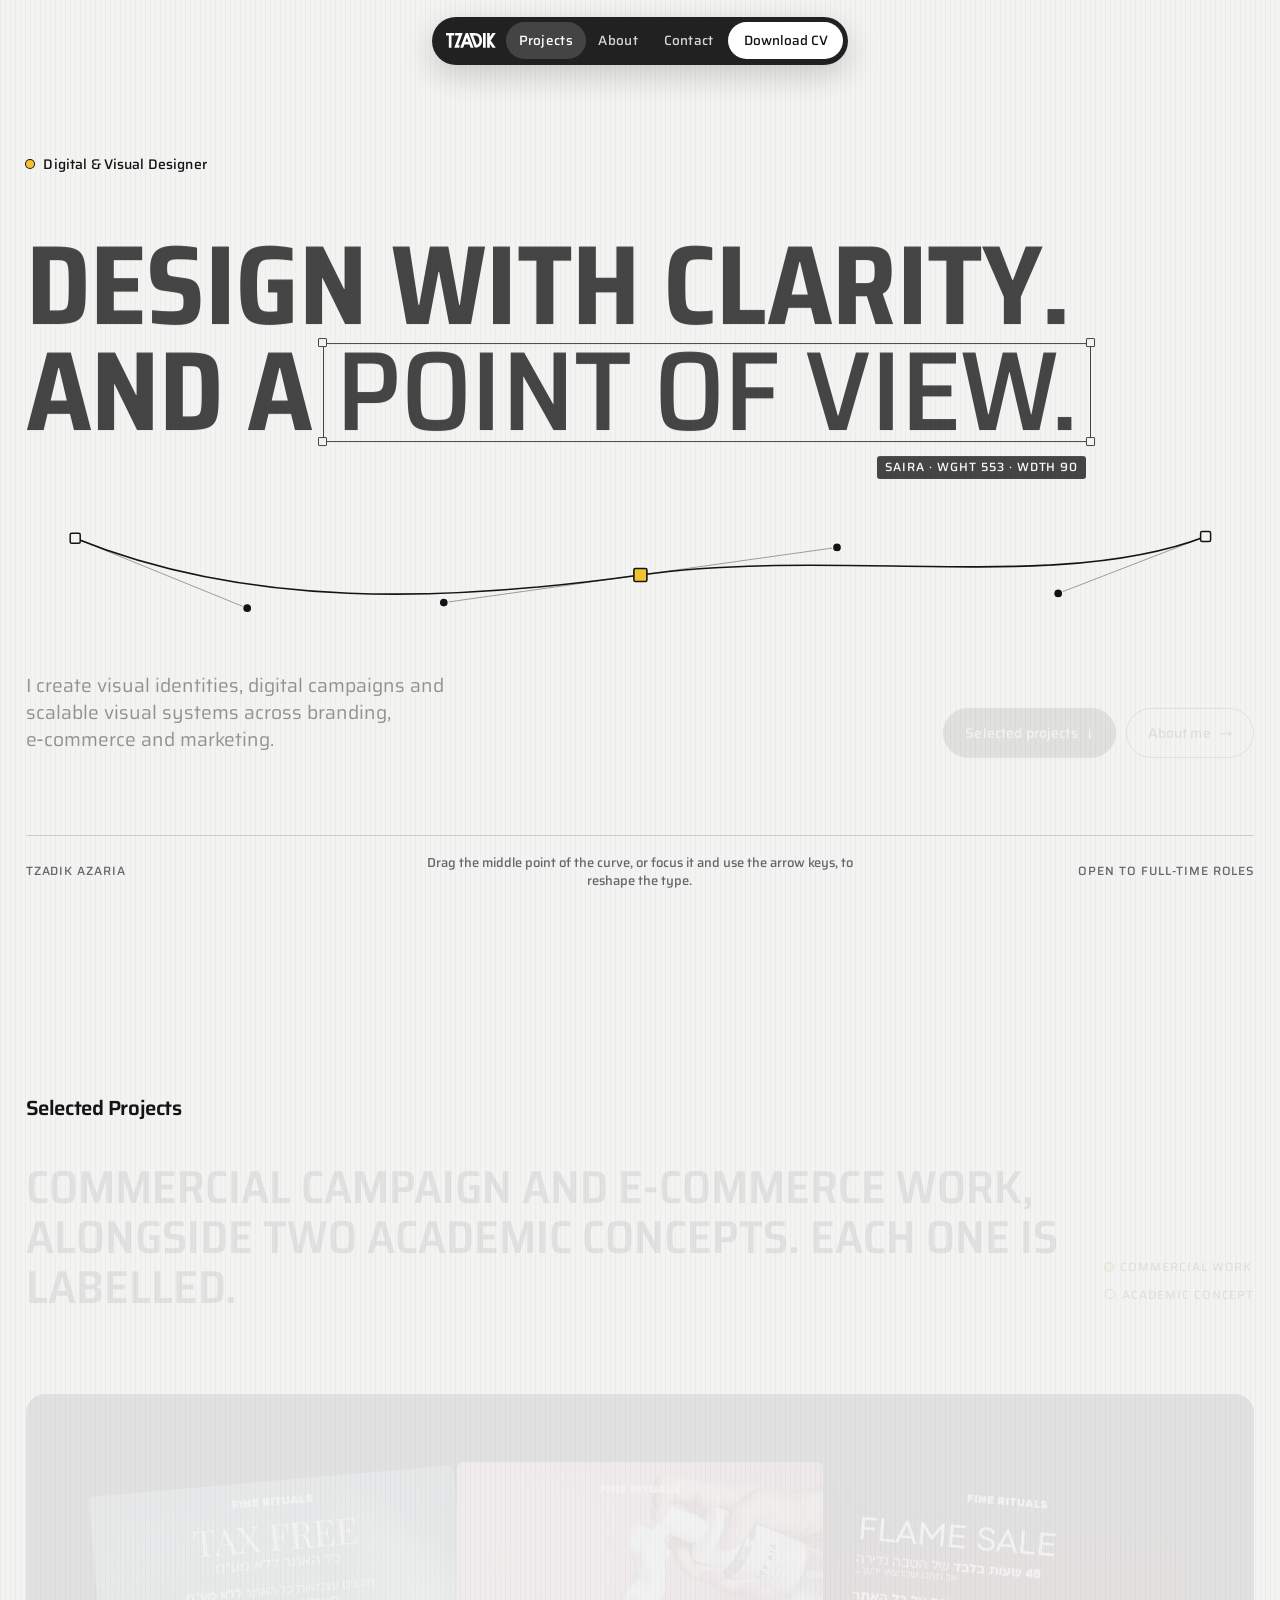
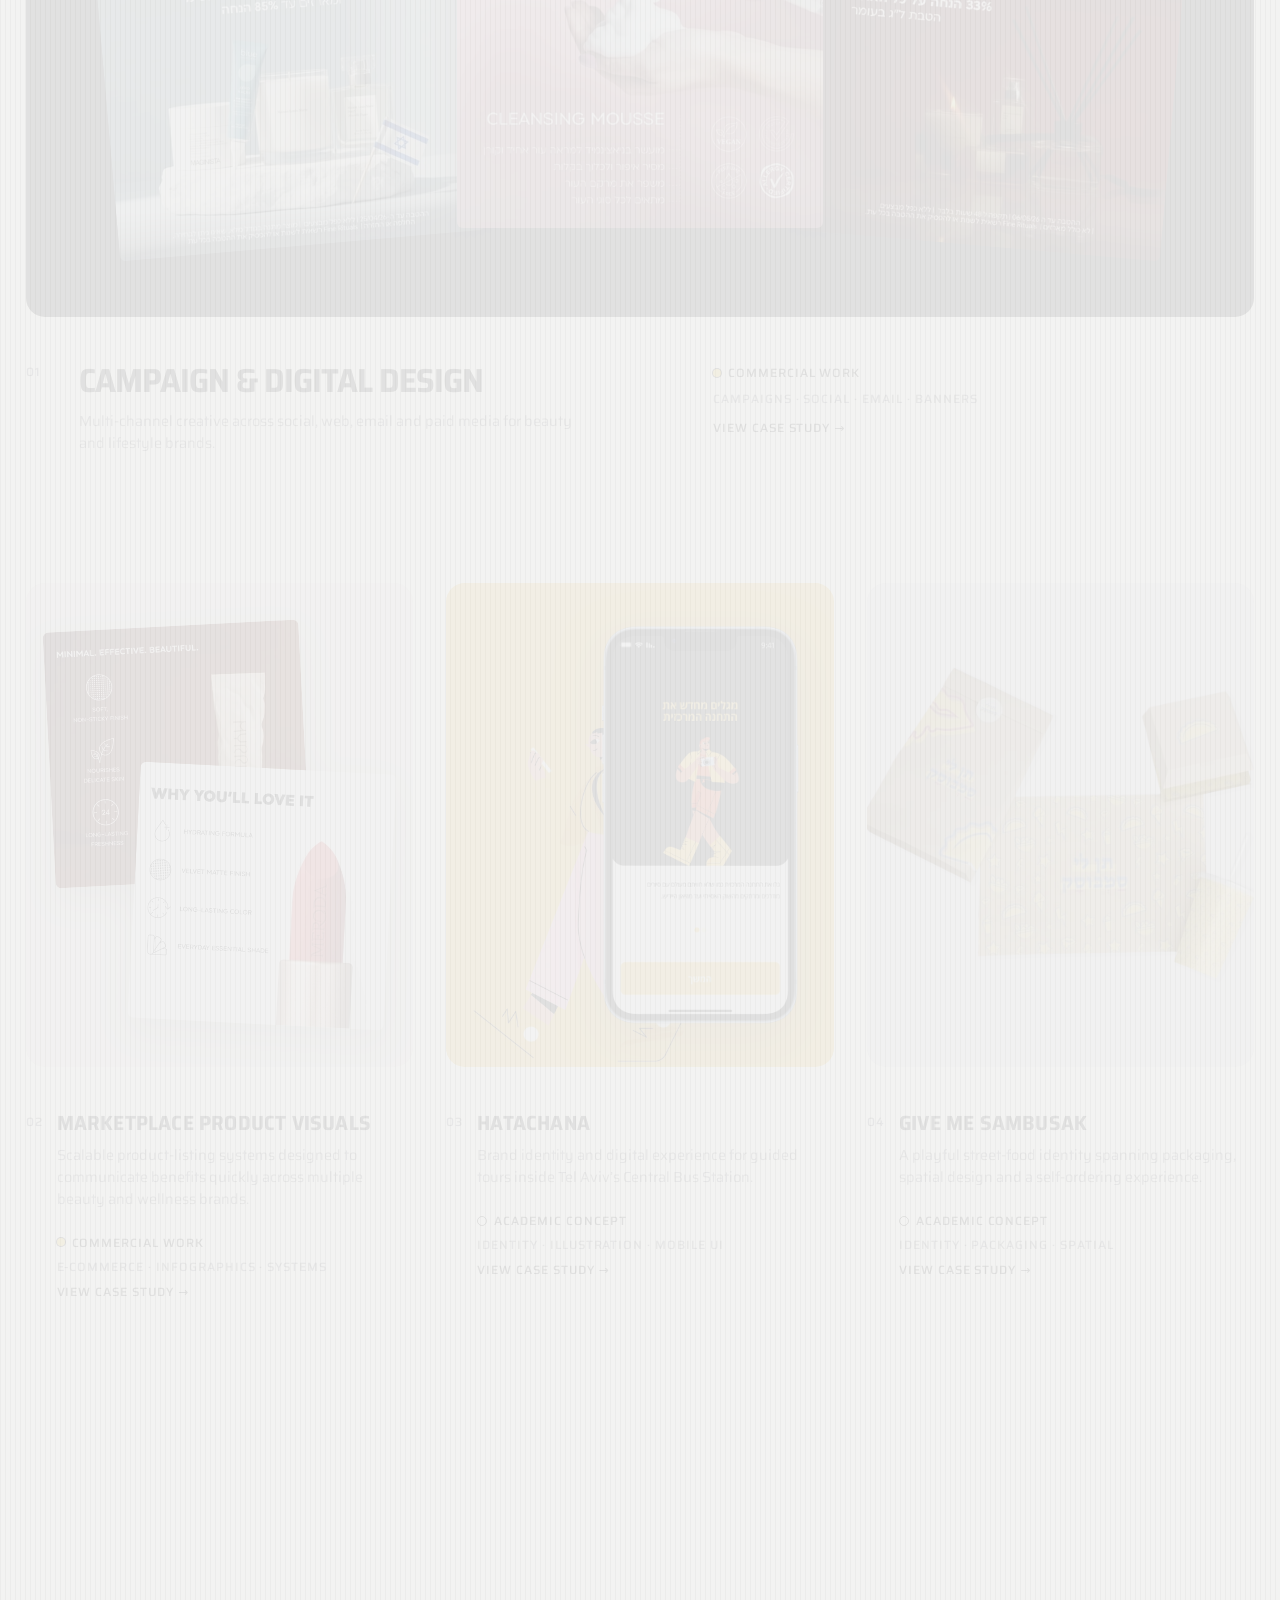
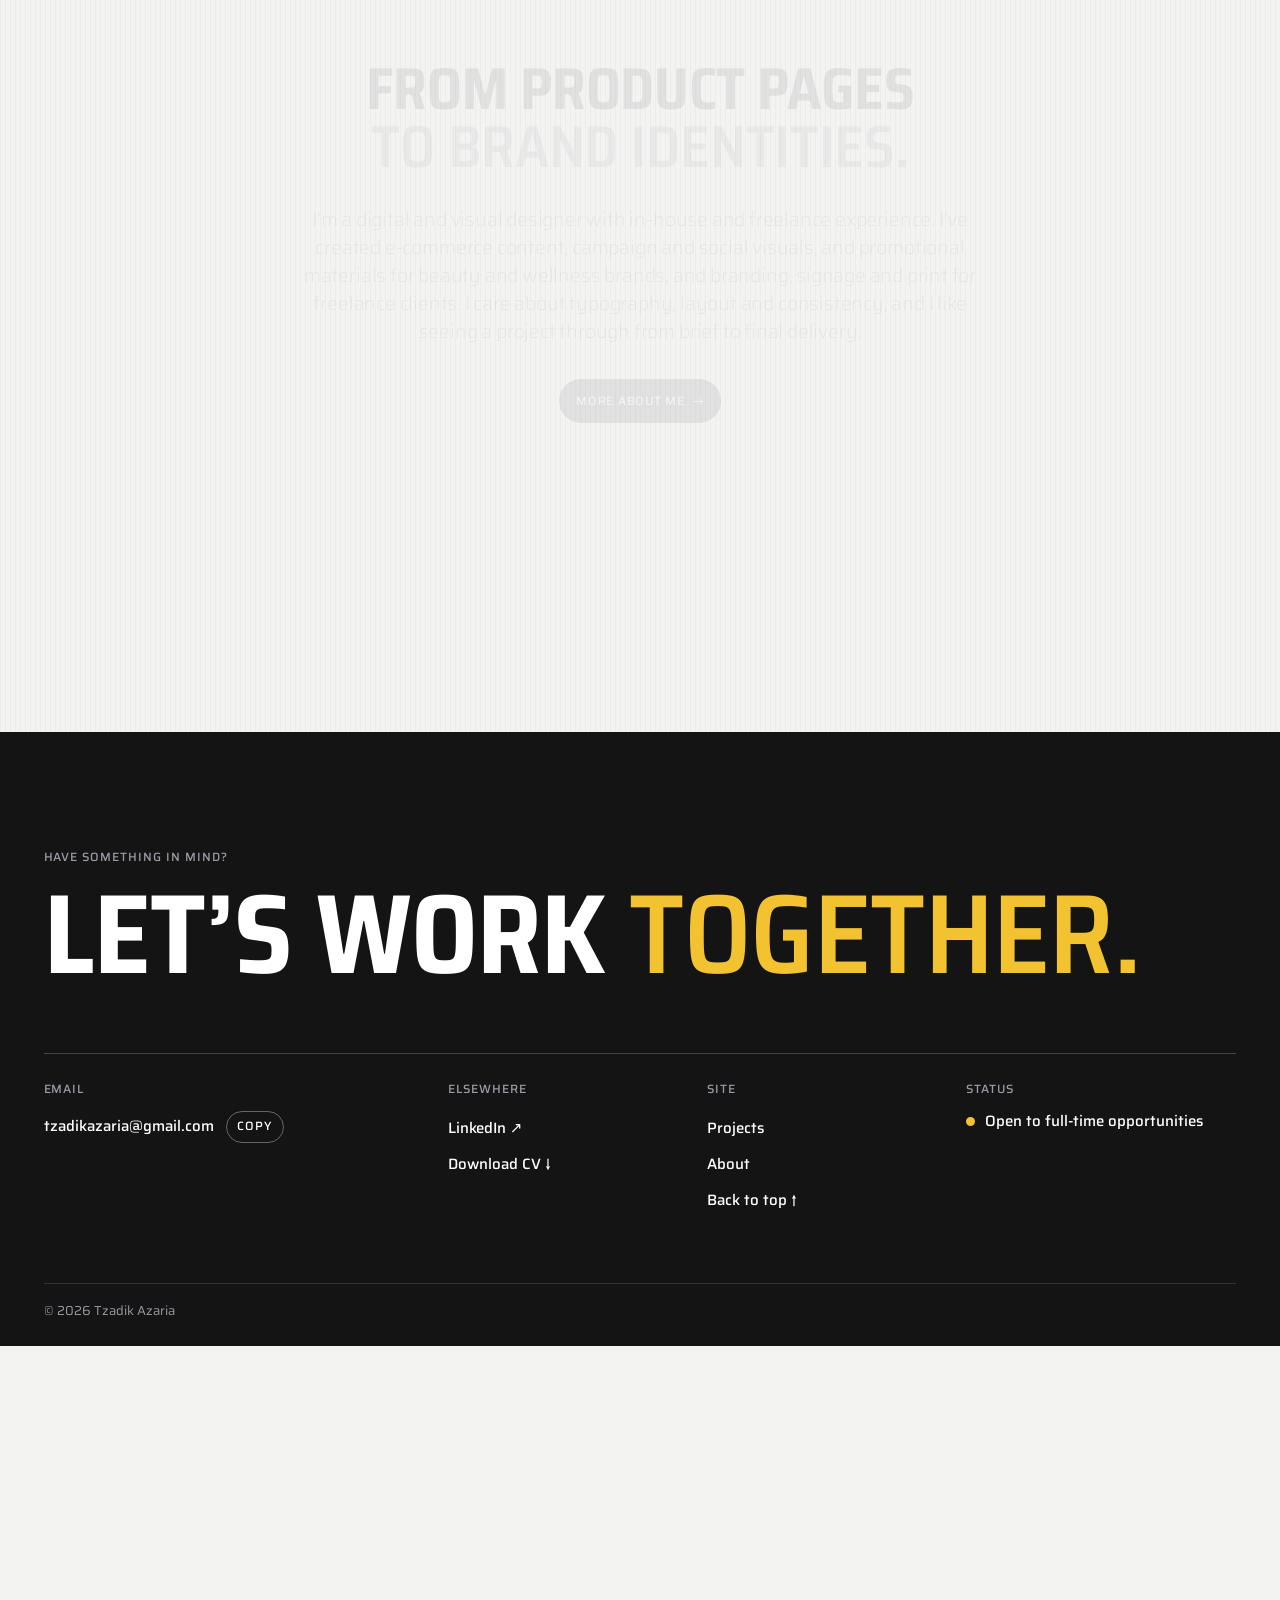
<file: home.html>
<!doctype html><html lang="en"><head><meta charset="utf-8"><meta http-equiv="refresh" content="0; url=index.html"><link rel="canonical" href="index.html"><title>Tzadik Azaria</title></head><body><a href="index.html">Continue to the portfolio</a></body></html>
</file>
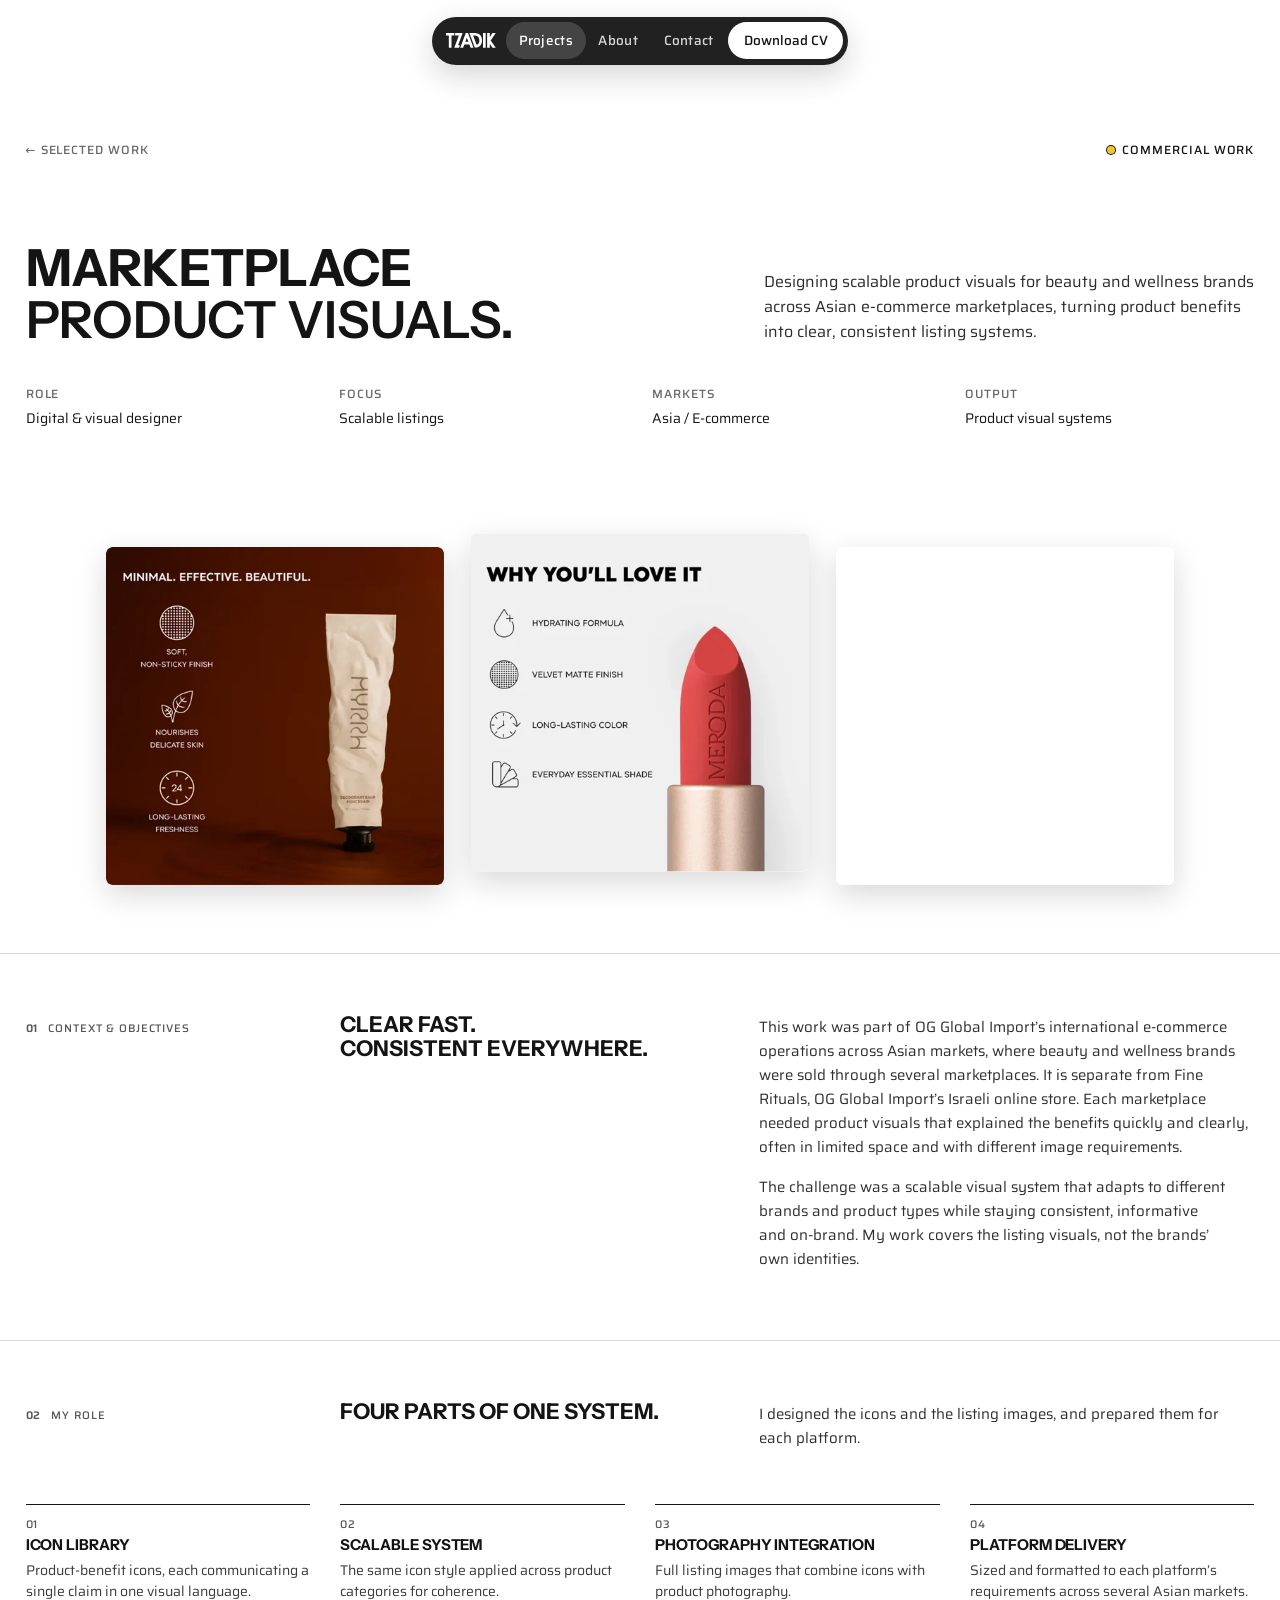
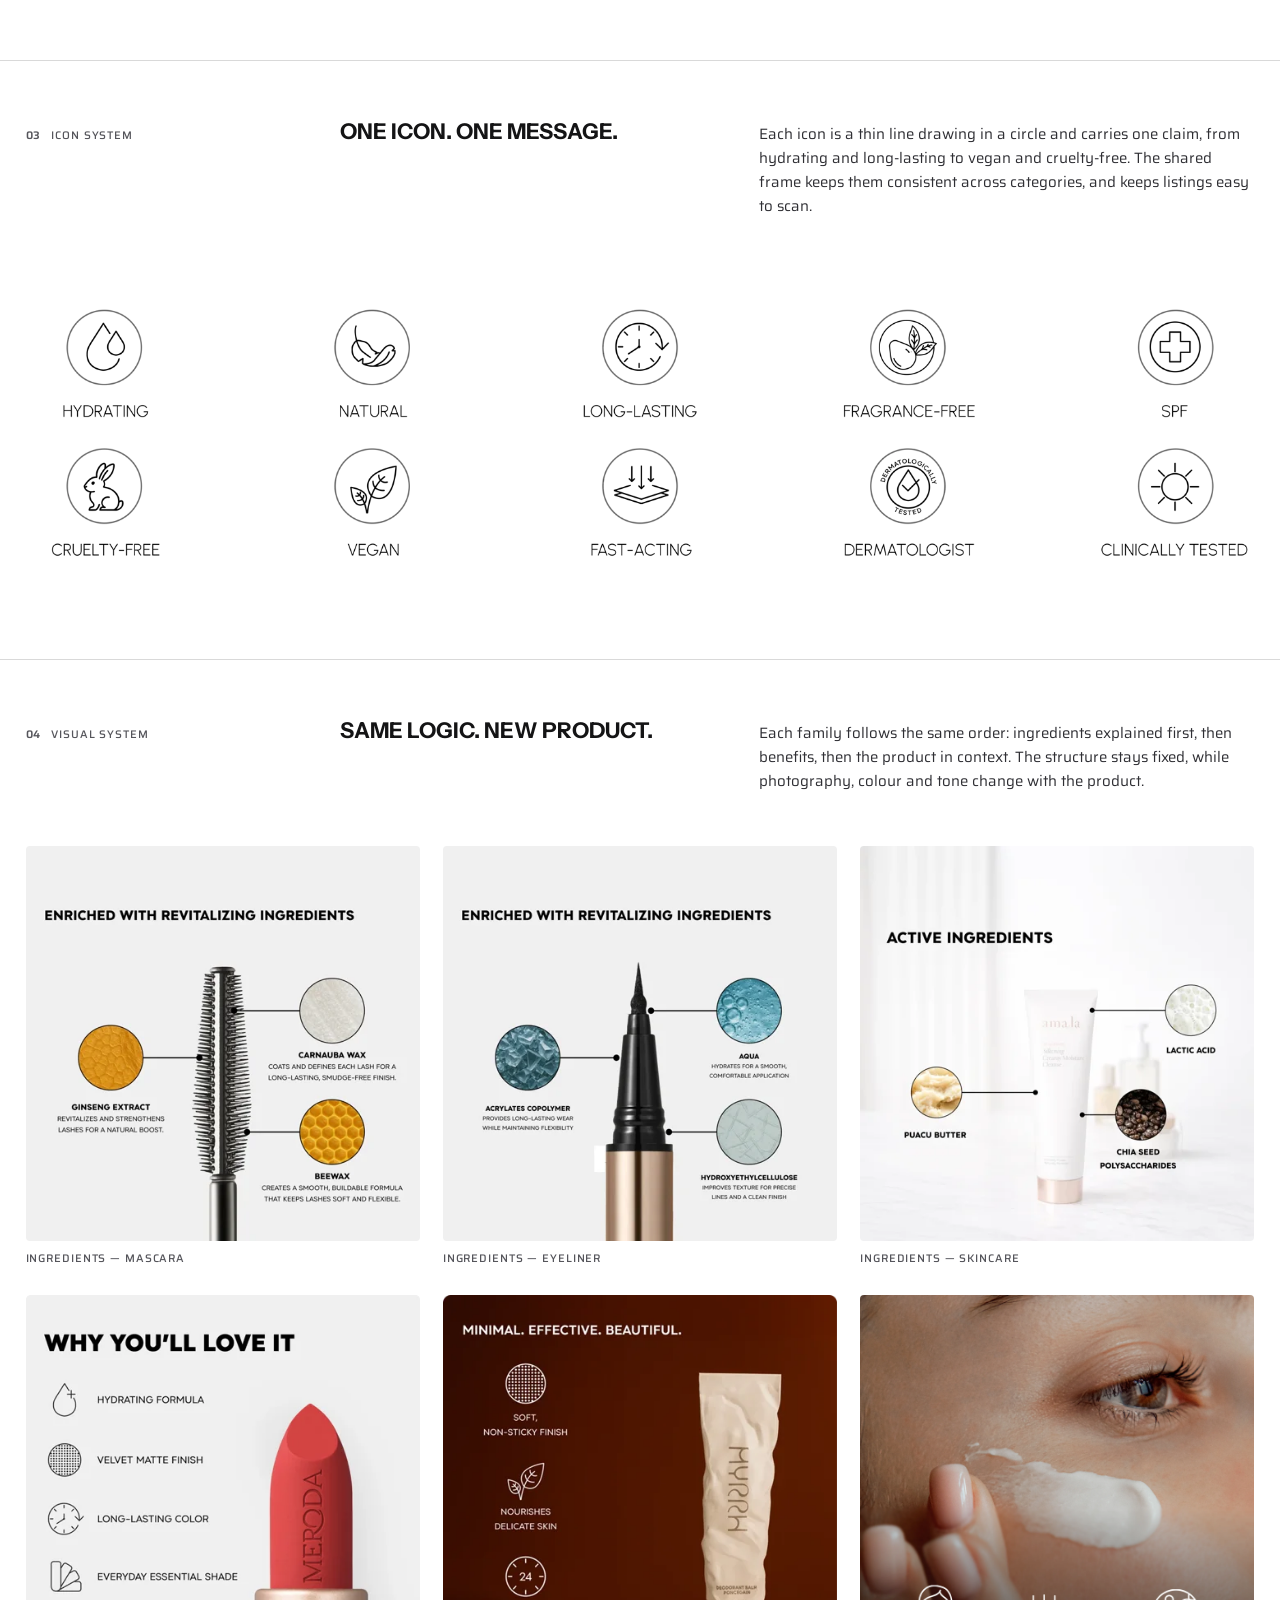
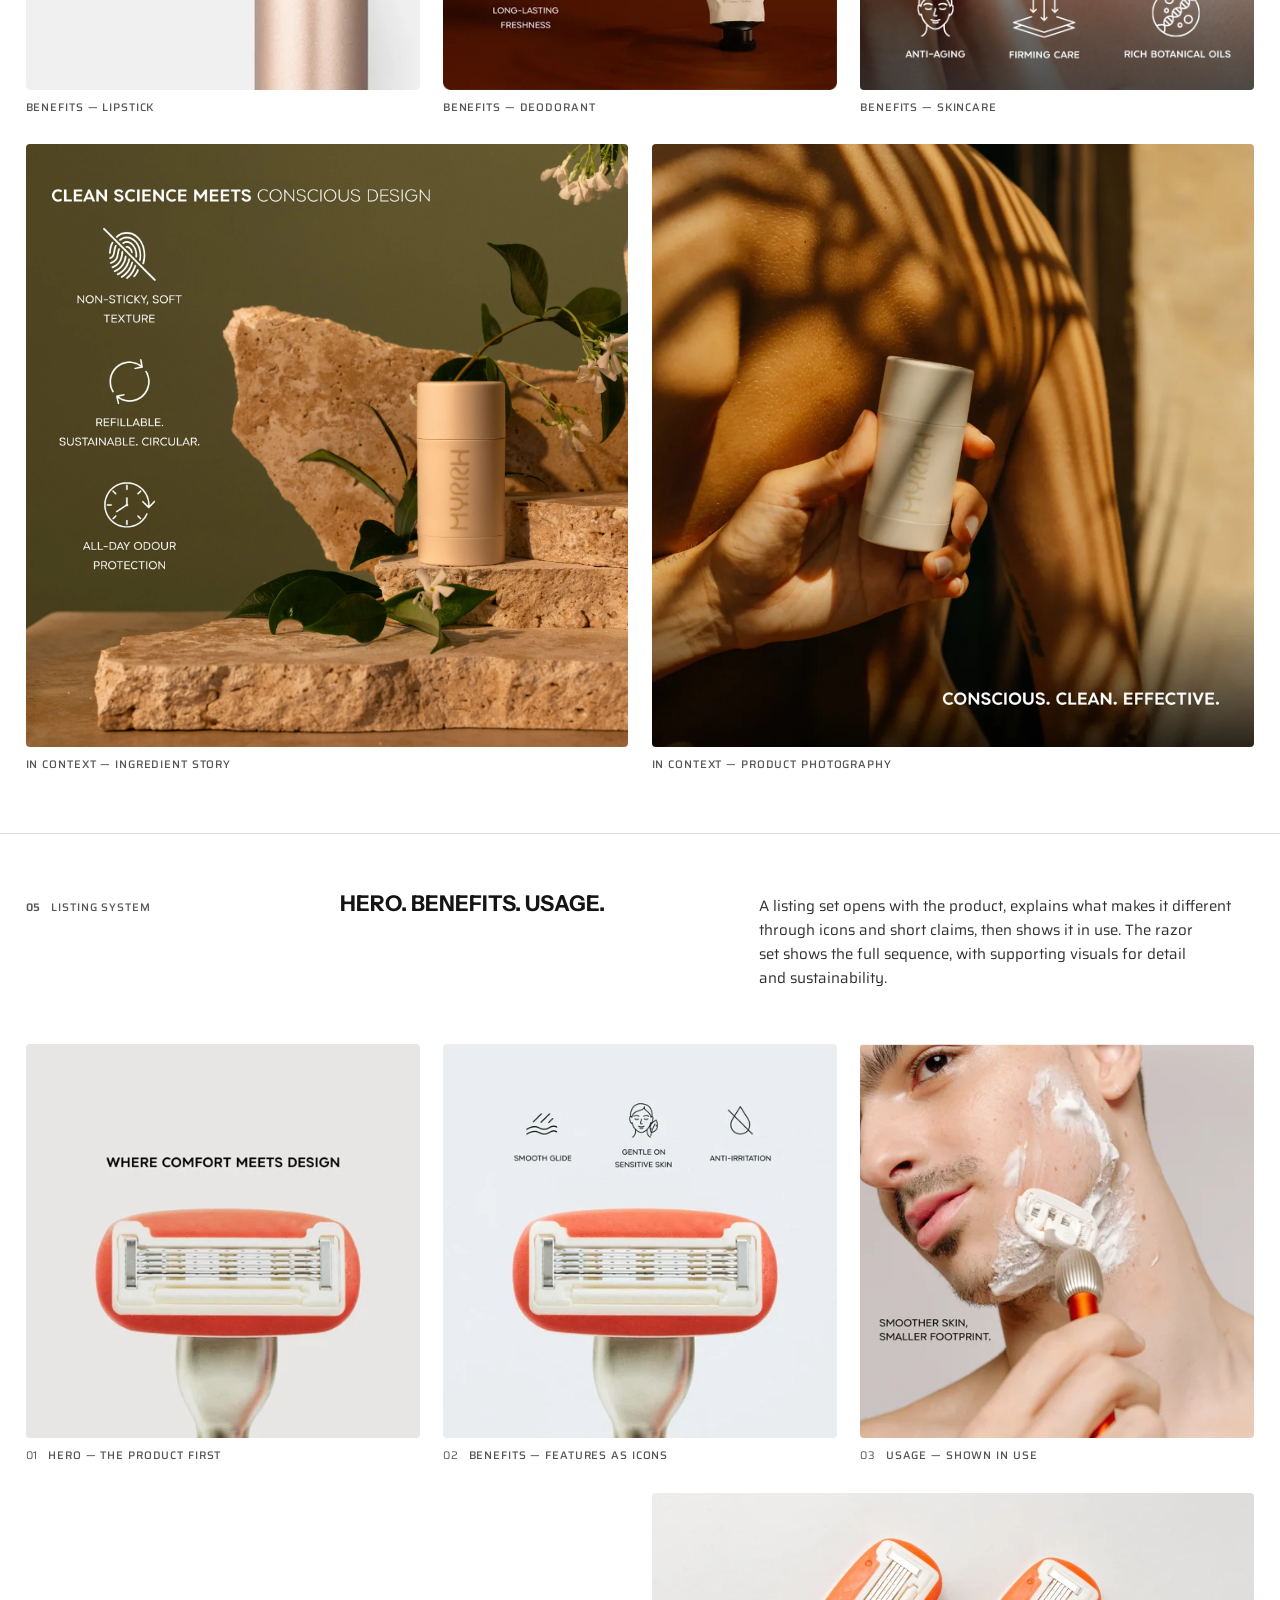
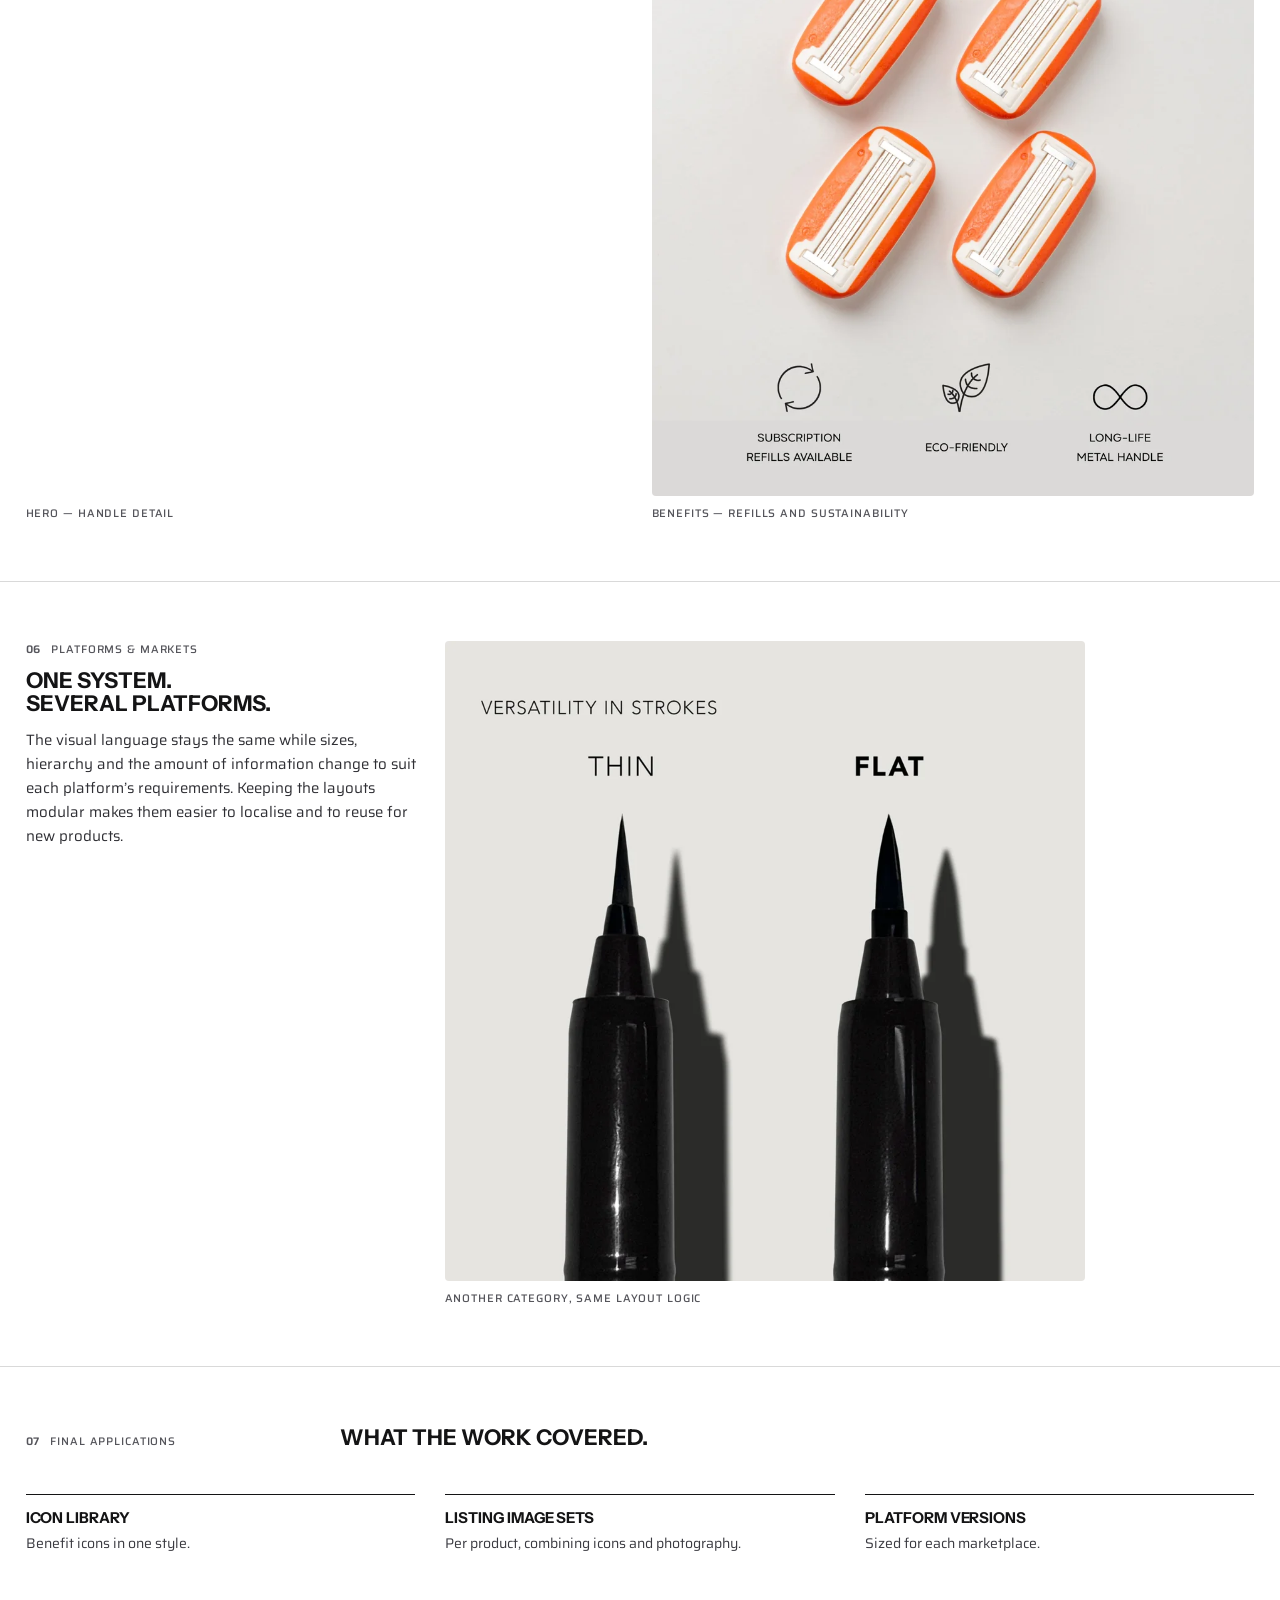
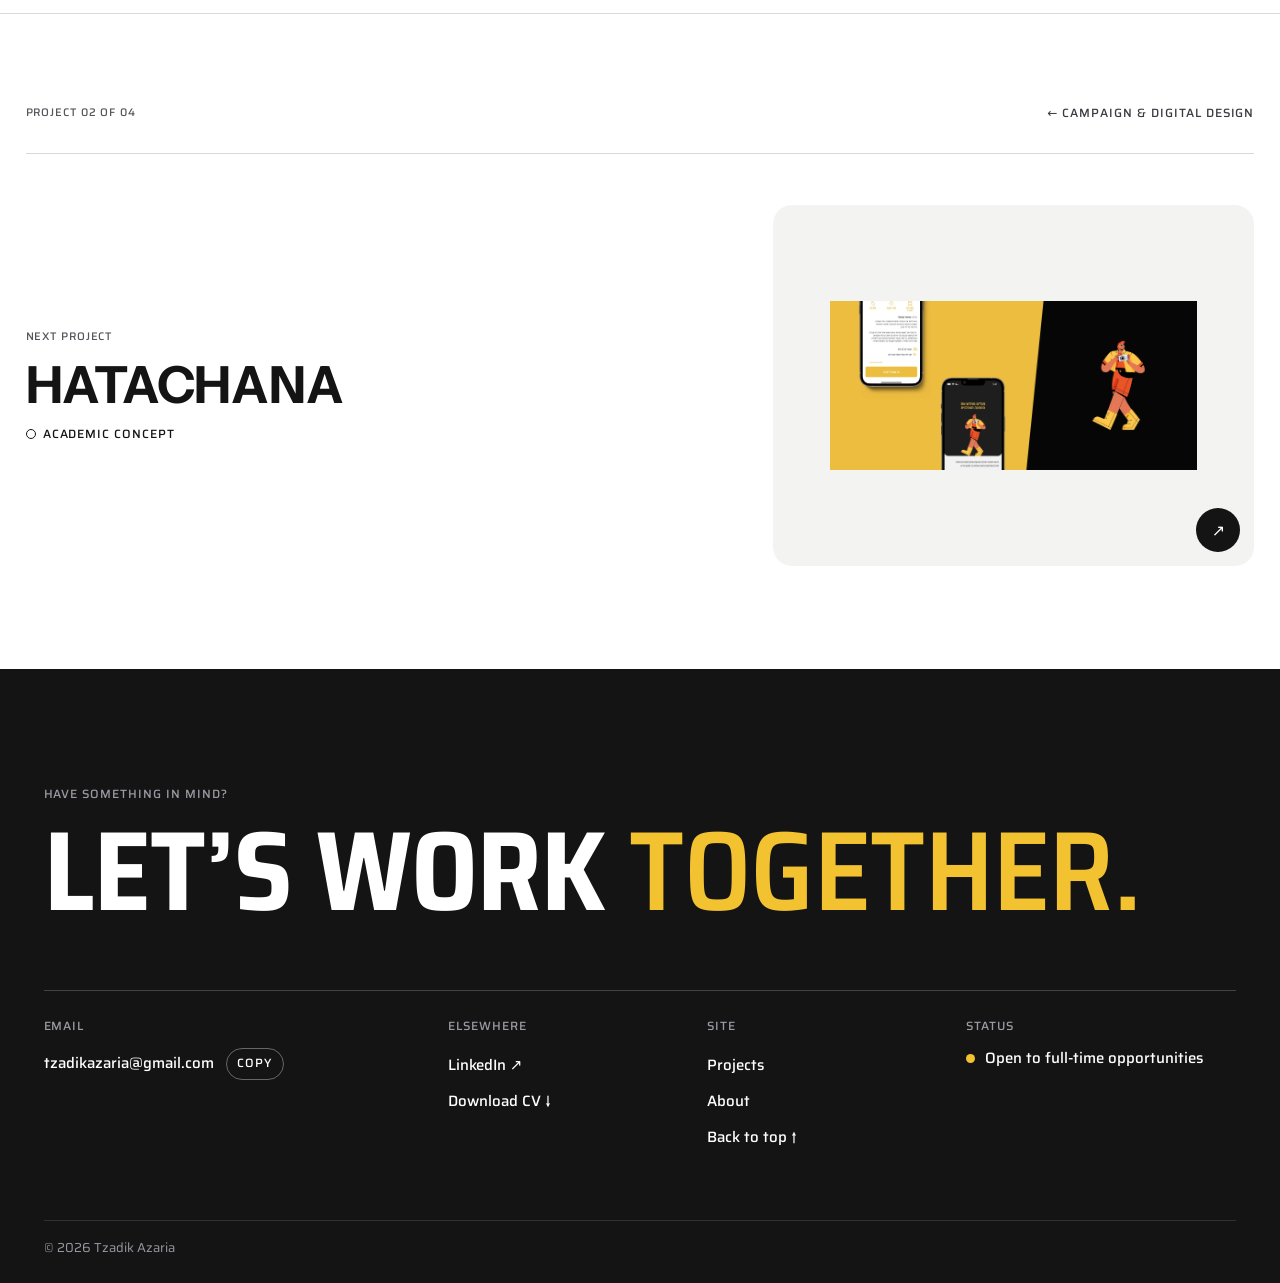
<file: marketplace.html>
<!doctype html><html lang="en" id="top"><head><meta charset="utf-8"><meta name="viewport" content="width=device-width,initial-scale=1"><meta name="theme-color" content="#F3F3F2"><meta name="description" content="Product listing visuals for beauty and wellness brands on Asian e-commerce marketplaces."><meta property="og:title" content="Marketplace Product Visuals — Tzadik Azaria"><meta property="og:description" content="Product listing visuals for beauty and wellness brands on Asian e-commerce marketplaces."><meta property="og:type" content="website"><meta property="og:image" content="https://tzadikazaria.com/assets/og/og-marketplace.jpg"><meta property="og:image:width" content="1200"><meta property="og:image:height" content="630"><meta property="og:image:alt" content="Selected work by Tzadik Azaria"><meta name="twitter:card" content="summary_large_image"><meta name="twitter:image" content="https://tzadikazaria.com/assets/og/og-marketplace.jpg"><title>Marketplace Product Visuals — Tzadik Azaria</title><link rel="icon" href="favicon-tz-light.svg" type="image/svg+xml" media="(prefers-color-scheme: light)"><link rel="icon" href="favicon-tz-dark.svg" type="image/svg+xml" media="(prefers-color-scheme: dark)"><link rel="apple-touch-icon" href="apple-touch-icon-v94.png"><link rel="stylesheet" href="styles.css"><link rel="stylesheet" href="theme.css"><link rel="stylesheet" href="v9.css"><script src="app.js" defer></script></head><body class="inner case ff2"><a class="skip" href="#main">Skip to content</a>
<header class="site-header" id="siteheader"><div class="hdr"><a class="brand" href="index.html" aria-label="Tzadik Azaria — home"><svg class="logo" role="img" aria-label="Tzadik" viewBox="0 0 117 35" fill="currentColor" xmlns="http://www.w3.org/2000/svg"> <path d="M37.1564 4.64562L37.1545 4.65131L28.2211 28.5096H32.526L30.4352 34.5H19.3094L21.0225 29.9664L24.1695 21.6005L25.112 19.0617L25.1129 19.0589L29.9721 6.03693H21.3063V0H38.8818L37.1564 4.64562Z" /> <path d="M19.3892 5.90406H12.797V34.4943H6.59402V5.90406H0V0.000949054H19.3892V5.90406Z" /> <path fill-rule="evenodd" clip-rule="evenodd" d="M49.2473 0.000949054H51.3106L64.2339 34.4943H57.5146L54.563 26.5631H42.8536L39.9011 34.4943H33.1799L46.1534 0.000949054H48.2233L48.7368 0L49.2473 0.000949054ZM45.0649 20.622H52.3593L48.7235 10.8401L45.0649 20.622Z" /> <path d="M102.191 9.38994L108.365 0.000949054H116.034L104.317 17.2861L116.101 34.4943H108.37L102.191 25.1822V34.4943H95.9863V0.000949054H102.191V9.38994Z" /> <path d="M92.5897 34.4934H86.3867V0H92.5897V34.4934Z" /> <path fill-rule="evenodd" clip-rule="evenodd" d="M65.9497 0.00474527C69.5105 0.00483633 72.6817 0.639252 75.3492 1.93512C81.1321 4.70135 84.0614 10.2331 84.0615 17.2946C84.0615 17.7243 84.0494 18.1661 84.0245 18.5977L84.0235 18.6214L84.0207 18.6451L83.9941 19.0295C83.9836 19.1686 83.9687 19.3233 83.9523 19.467C83.7431 21.7793 83.1843 23.9159 82.2687 25.8114L82.2621 25.8238L82.2573 25.8361L81.9954 26.3334C81.9095 26.4908 81.8259 26.6386 81.7524 26.77L81.1422 27.8623H81.0406C79.8883 29.4922 78.4177 30.8483 76.657 31.9005L76.6465 31.9062L76.0543 32.2403C75.45 32.5647 74.8076 32.8605 74.1249 33.1144L74.1239 33.1134C73.0869 33.5118 71.9676 33.8349 70.7795 34.0568L70.5859 34.0938H67.3221L66.8077 32.6987L66.5401 31.9765L57.4102 7.74333L57.4083 7.73858L56.2514 4.64467L56.2504 4.64372L54.5174 0.00474527H65.9497ZM68.293 19.0523L68.2939 19.056L69.2363 21.5948L71.5425 27.7266C71.8018 27.6319 72.0504 27.5306 72.2875 27.421L72.2951 27.4172C72.9233 27.1299 73.4905 26.789 74.0157 26.4008C74.6381 25.9278 75.1645 25.4215 75.5997 24.8586L75.6007 24.8576C75.7712 24.6373 75.9121 24.4431 76.0268 24.2607L76.0391 24.2426L76.0505 24.2236C76.9368 22.8759 77.5154 21.1668 77.7123 19.0646L77.7161 19.0285L77.7199 18.9934C77.7447 18.7997 77.7624 18.5925 77.7712 18.3841L77.7731 18.3367L77.7778 18.2902C77.8022 18.0079 77.8034 17.7005 77.8034 17.2946C77.8034 13.8413 76.9242 11.2344 75.3985 9.426C73.9038 7.6545 71.5868 6.41146 68.2047 6.03124H63.4366L68.293 19.0523Z" /> </svg> </a><nav class="nav" id="navigation" aria-label="Main navigation"><div class="nav-main"><a href="index.html#work" aria-current="true">Projects</a><a href="about.html">About</a><a href="#contact">Contact</a></div><div class="nav-side"><a class="pill" href="assets/TzadikAzaria_CV.pdf" download="Tzadik-Azaria-CV.pdf">Download CV</a></div></nav><button class="menu-toggle" aria-expanded="false" aria-controls="navigation">Menu</button></div></header>
<main id="main">
<section class="ch wrap">
<div class="ch-top"><a class="back-link" href="index.html#work">← Selected work</a><span class="kind real">Commercial work</span></div>
<div class="ch-main"><h1 class="ct">Marketplace<br><em>product visuals.</em></h1><div class="ci"><p class="cl">Designing scalable product visuals for beauty and wellness brands across Asian e-commerce marketplaces, turning product benefits into clear, consistent listing systems.</p></div></div>
<dl class="cm"><div><dt>Role</dt><dd>Digital & visual designer</dd></div><div><dt>Focus</dt><dd>Scalable listings</dd></div><div><dt>Markets</dt><dd>Asia / E-commerce</dd></div><div><dt>Output</dt><dd>Product visual systems</dd></div></dl>
</section>
<div class="cover " style="--bg:#fff;--ar:2.05"><div class="trio flat"><img src="assets/marketplace-09.webp" srcset="assets/marketplace-09-480.webp 480w, assets/marketplace-09.webp 940w" sizes="(max-width:700px) 40vw, 26vw" width="940" height="940" alt="Beauty product listing with benefit icons" loading="eager" decoding="async"><img src="assets/marketplace-02.webp" srcset="assets/marketplace-02-480.webp 480w, assets/marketplace-02-960.webp 960w, assets/marketplace-02.webp 1800w" sizes="(max-width:700px) 40vw, 26vw" width="1800" height="1800" alt="Lip product benefit listing" loading="eager" decoding="async"><img src="assets/marketplace-11.webp" srcset="assets/marketplace-11-480.webp 480w, assets/marketplace-11-960.webp 960w, assets/marketplace-11.webp 1800w" sizes="(max-width:700px) 40vw, 26vw" width="1800" height="1800" alt="Razor product visual" loading="eager" decoding="async"></div></div>
<section class="sx text"><div class="sx-in"><div class="sx-t"><p class="lab"><b>01</b>Context & objectives</p><h2>Clear fast. Consistent everywhere.</h2><p>This work was part of OG Global Import’s international e-commerce operations across Asian markets, where beauty and wellness brands were sold through several marketplaces. It is separate from Fine Rituals, OG Global Import’s Israeli online store. Each marketplace needed product visuals that explained the benefits quickly and clearly, often in limited space and with different image requirements.</p><p>The challenge was a scalable visual system that adapts to different brands and product types while staying consistent, informative and on-brand. My work covers the listing visuals, not the brands’ own identities.</p></div></div></section>
<section class="sx top"><div class="sx-in"><div class="sx-t"><p class="lab"><b>02</b>My role</p><h2>Four parts of one system.</h2><p>I designed the icons and the listing images, and prepared them for each platform.</p></div><div class="sx-b"><ol class="steps again"><li><b>01</b><strong>Icon library</strong><span>Product-benefit icons, each communicating a single claim in one visual language.</span></li><li><b>02</b><strong>Scalable system</strong><span>The same icon style applied across product categories for coherence.</span></li><li><b>03</b><strong>Photography integration</strong><span>Full listing images that combine icons with product photography.</span></li><li><b>04</b><strong>Platform delivery</strong><span>Sized and formatted to each platform’s requirements across several Asian markets.</span></li></ol></div></div></section>
<section class="sx top"><div class="sx-in"><div class="sx-t"><p class="lab"><b>03</b>Icon system</p><h2>One icon. One message.</h2><p>Each icon is a thin line drawing in a circle and carries one claim, from hydrating and long-lasting to vegan and cruelty-free. The shared frame keeps them consistent across categories, and keeps listings easy to scan.</p></div><div class="sx-b"><div class="mx "><figure class="fg" style="grid-column:1/13;"><button class="zoom" data-lightbox aria-label="Enlarge: Set of benefit icons with labels"><img src="assets/marketplace-01.webp" srcset="assets/marketplace-01.webp 1800w" sizes="(max-width:700px) 92vw, 92vw" width="1800" height="481" alt="Set of benefit icons with labels" loading="lazy" decoding="async"></button></figure></div></div></div></section>
<section class="sx top"><div class="sx-in"><div class="sx-t"><p class="lab"><b>04</b>Visual system</p><h2>Same logic. New product.</h2><p>Each family follows the same order: ingredients explained first, then benefits, then the product in context. The structure stays fixed, while photography, colour and tone change with the product.</p></div><div class="sx-b"><div class="mx "><figure class="fg" style="grid-column:1/5;"><button class="zoom" data-lightbox aria-label="Enlarge: Mascara ingredient benefit layout"><img src="assets/marketplace-03.webp" srcset="assets/marketplace-03-480.webp 480w, assets/marketplace-03-960.webp 960w, assets/marketplace-03.webp 1800w" sizes="(max-width:700px) 92vw, 31vw" width="1800" height="1800" alt="Mascara ingredient benefit layout" loading="lazy" decoding="async"></button><figcaption><span>Ingredients — mascara</span></figcaption></figure><figure class="fg" style="grid-column:5/9;"><button class="zoom" data-lightbox aria-label="Enlarge: Eyeliner ingredient benefit layout"><img src="assets/marketplace-14.webp" srcset="assets/marketplace-14-480.webp 480w, assets/marketplace-14-960.webp 960w, assets/marketplace-14.webp 1800w" sizes="(max-width:700px) 92vw, 31vw" width="1800" height="1800" alt="Eyeliner ingredient benefit layout" loading="lazy" decoding="async"></button><figcaption><span>Ingredients — eyeliner</span></figcaption></figure><figure class="fg" style="grid-column:9/13;"><button class="zoom" data-lightbox aria-label="Enlarge: Skincare active ingredient visual"><img src="assets/marketplace-16.webp" srcset="assets/marketplace-16-480.webp 480w, assets/marketplace-16-960.webp 960w, assets/marketplace-16.webp 1800w" sizes="(max-width:700px) 92vw, 31vw" width="1800" height="1800" alt="Skincare active ingredient visual" loading="lazy" decoding="async"></button><figcaption><span>Ingredients — skincare</span></figcaption></figure></div><div class="mx again"><figure class="fg" style="grid-column:1/5;"><button class="zoom" data-lightbox aria-label="Enlarge: Lipstick benefit listing"><img src="assets/marketplace-02.webp" srcset="assets/marketplace-02-480.webp 480w, assets/marketplace-02-960.webp 960w, assets/marketplace-02.webp 1800w" sizes="(max-width:700px) 92vw, 31vw" width="1800" height="1800" alt="Lipstick benefit listing" loading="lazy" decoding="async"></button><figcaption><span>Benefits — lipstick</span></figcaption></figure><figure class="fg" style="grid-column:5/9;"><button class="zoom" data-lightbox aria-label="Enlarge: Deodorant balm benefit listing"><img src="assets/marketplace-09.webp" srcset="assets/marketplace-09-480.webp 480w, assets/marketplace-09.webp 940w" sizes="(max-width:700px) 92vw, 31vw" width="940" height="940" alt="Deodorant balm benefit listing" loading="lazy" decoding="async"></button><figcaption><span>Benefits — deodorant</span></figcaption></figure><figure class="fg" style="grid-column:9/13;"><button class="zoom" data-lightbox aria-label="Enlarge: Skincare benefits layout with portrait photography"><img src="assets/marketplace-19.webp" srcset="assets/marketplace-19.webp 1800w" sizes="(max-width:700px) 92vw, 31vw" width="1800" height="1800" alt="Skincare benefits layout with portrait photography" loading="lazy" decoding="async"></button><figcaption><span>Benefits — skincare</span></figcaption></figure></div><div class="mx again"><figure class="fg" style="grid-column:1/7;"><button class="zoom" data-lightbox aria-label="Enlarge: Deodorant ingredient and benefit layout on stone"><img src="assets/marketplace-05.webp" srcset="assets/marketplace-05.webp 1800w" sizes="(max-width:700px) 92vw, 46vw" width="1800" height="1800" alt="Deodorant ingredient and benefit layout on stone" loading="lazy" decoding="async"></button><figcaption><span>In context — ingredient story</span></figcaption></figure><figure class="fg" style="grid-column:7/13;"><button class="zoom" data-lightbox aria-label="Enlarge: Deodorant held in warm light"><img src="assets/marketplace-17.webp" srcset="assets/marketplace-17-480.webp 480w, assets/marketplace-17-960.webp 960w, assets/marketplace-17.webp 1800w" sizes="(max-width:700px) 92vw, 46vw" width="1800" height="1800" alt="Deodorant held in warm light" loading="lazy" decoding="async"></button><figcaption><span>In context — product photography</span></figcaption></figure></div></div></div></section>
<section class="sx top"><div class="sx-in"><div class="sx-t"><p class="lab"><b>05</b>Listing system</p><h2>Hero. Benefits. Usage.</h2><p>A listing set opens with the product, explains what makes it different through icons and short claims, then shows it in use. The razor set shows the full sequence, with supporting visuals for detail and sustainability.</p></div><div class="sx-b"><div class="mx "><figure class="fg" style="grid-column:1/5;"><button class="zoom" data-lightbox aria-label="Enlarge: Razor hero product image"><img src="assets/marketplace-06.webp" srcset="assets/marketplace-06-480.webp 480w, assets/marketplace-06-960.webp 960w, assets/marketplace-06.webp 1800w" sizes="(max-width:700px) 92vw, 31vw" width="1800" height="1800" alt="Razor hero product image" loading="lazy" decoding="async"></button><figcaption><b>01</b><span>Hero — the product first</span></figcaption></figure><figure class="fg" style="grid-column:5/9;"><button class="zoom" data-lightbox aria-label="Enlarge: Razor feature overview with icons"><img src="assets/marketplace-12.webp" srcset="assets/marketplace-12-480.webp 480w, assets/marketplace-12-960.webp 960w, assets/marketplace-12.webp 1800w" sizes="(max-width:700px) 92vw, 31vw" width="1800" height="1800" alt="Razor feature overview with icons" loading="lazy" decoding="async"></button><figcaption><b>02</b><span>Benefits — features as icons</span></figcaption></figure><figure class="fg" style="grid-column:9/13;"><button class="zoom" data-lightbox aria-label="Enlarge: Razor usage demonstration"><img src="assets/marketplace-08.webp" srcset="assets/marketplace-08-480.webp 480w, assets/marketplace-08-960.webp 960w, assets/marketplace-08.webp 1800w" sizes="(max-width:700px) 92vw, 31vw" width="1800" height="1800" alt="Razor usage demonstration" loading="lazy" decoding="async"></button><figcaption><b>03</b><span>Usage — shown in use</span></figcaption></figure></div><div class="mx again"><figure class="fg" style="grid-column:1/7;"><button class="zoom" data-lightbox aria-label="Enlarge: Razor handle detail"><img src="assets/marketplace-11.webp" srcset="assets/marketplace-11-480.webp 480w, assets/marketplace-11-960.webp 960w, assets/marketplace-11.webp 1800w" sizes="(max-width:700px) 92vw, 46vw" width="1800" height="1800" alt="Razor handle detail" loading="lazy" decoding="async"></button><figcaption><span>Hero — handle detail</span></figcaption></figure><figure class="fg" style="grid-column:7/13;"><button class="zoom" data-lightbox aria-label="Enlarge: Razor refills with sustainability icons"><img src="assets/marketplace-04.webp" srcset="assets/marketplace-04-480.webp 480w, assets/marketplace-04-960.webp 960w, assets/marketplace-04.webp 1800w" sizes="(max-width:700px) 92vw, 46vw" width="1800" height="1800" alt="Razor refills with sustainability icons" loading="lazy" decoding="async"></button><figcaption><span>Benefits — refills and sustainability</span></figcaption></figure></div></div></div></section>
<section class="sx side"><div class="sx-in"><div class="sx-t"><p class="lab"><b>06</b>Platforms & markets</p><h2>One system. Several platforms.</h2><p>The visual language stays the same while sizes, hierarchy and the amount of information change to suit each platform’s requirements. Keeping the layouts modular makes them easier to localise and to reuse for new products.</p></div><div class="sx-b"><div class="mx "><figure class="fg" style="grid-column:1/13;max-width:min(100%,640px)"><button class="zoom" data-lightbox aria-label="Enlarge: Eyeliner thin and flat applicator comparison"><img src="assets/marketplace-18.webp" srcset="assets/marketplace-18-480.webp 480w, assets/marketplace-18-960.webp 960w, assets/marketplace-18.webp 1800w" sizes="(max-width:700px) 92vw, 56vw" width="1800" height="1800" alt="Eyeliner thin and flat applicator comparison" loading="lazy" decoding="async"></button><figcaption><span>Another category, same layout logic</span></figcaption></figure></div></div></div></section>
<section class="sx top"><div class="sx-in"><div class="sx-t"><p class="lab"><b>07</b>Final applications</p><h2>What the work covered.</h2></div><div class="sx-b"><ul class="outs"><li><strong>Icon library</strong><span>Benefit icons in one style.</span></li><li><strong>Listing image sets</strong><span>Per product, combining icons and photography.</span></li><li><strong>Platform versions</strong><span>Sized for each marketplace.</span></li></ul></div></div></section>
<section class="nxb" style="--bg:#ECBA40" aria-label="Next project"><div class="nxb-top wide"><span class="lab">Project 02 of 04</span><a class="prev-link" href="campaign.html">← Campaign &amp; Digital Design</a></div>
<a class="nxb-a wide" href="hatachana.html"><div class="nxb-t"><span class="lab">Next project</span><span class="nx-h">Hatachana</span><span class="kind acad">Academic concept</span></div><span class="nxb-m"><img src="assets/hatachana-00.webp" srcset="assets/hatachana-00.webp 1600w" sizes="(max-width:700px) 80vw, 380px" width="1600" height="739" alt="Hatachana identity and app overview" loading="lazy" decoding="async"><span class="go" aria-hidden="true">↗</span></span></a></section>
</main>
<footer class="footer" id="contact"><div class="wrap"><p class="eyebrow">Have something in mind?</p><a class="footer-title" href="mailto:tzadikazaria@gmail.com">Let’s work <em>together.</em></a>
<div class="footer-grid">
<div class="fg-mail"><p class="fl">Email</p><span class="mail"><a href="mailto:tzadikazaria@gmail.com">tzadikazaria@gmail.com</a><button class="copy" type="button" data-copy="tzadikazaria@gmail.com" aria-label="Copy email address">Copy</button></span></div>
<div><p class="fl">Elsewhere</p><ul><li><a href="https://www.linkedin.com/in/tzadik-azaria" target="_blank" rel="noopener noreferrer">LinkedIn ↗</a></li><li><a href="assets/TzadikAzaria_CV.pdf" download="Tzadik-Azaria-CV.pdf">Download CV ↓</a></li></ul></div>
<div><p class="fl">Site</p><ul><li><a href="index.html#work">Projects</a></li><li><a href="about.html">About</a></li><li><a href="#top">Back to top ↑</a></li></ul></div>
<div class="fg-status"><p class="fl">Status</p><p class="fstatus">Open to full-time opportunities</p></div>
</div>
<p class="fcopy">© 2026 Tzadik Azaria</p></div></footer>
<dialog class="lightbox" aria-label="Project image viewer"><button class="lightbox-close" aria-label="Close image viewer">Close ×</button><button class="lb-nav prev" aria-label="Previous image">←</button><button class="lb-nav next" aria-label="Next image">→</button><div class="lightbox-inner"><img alt=""><p></p></div></dialog></body></html>
</file>
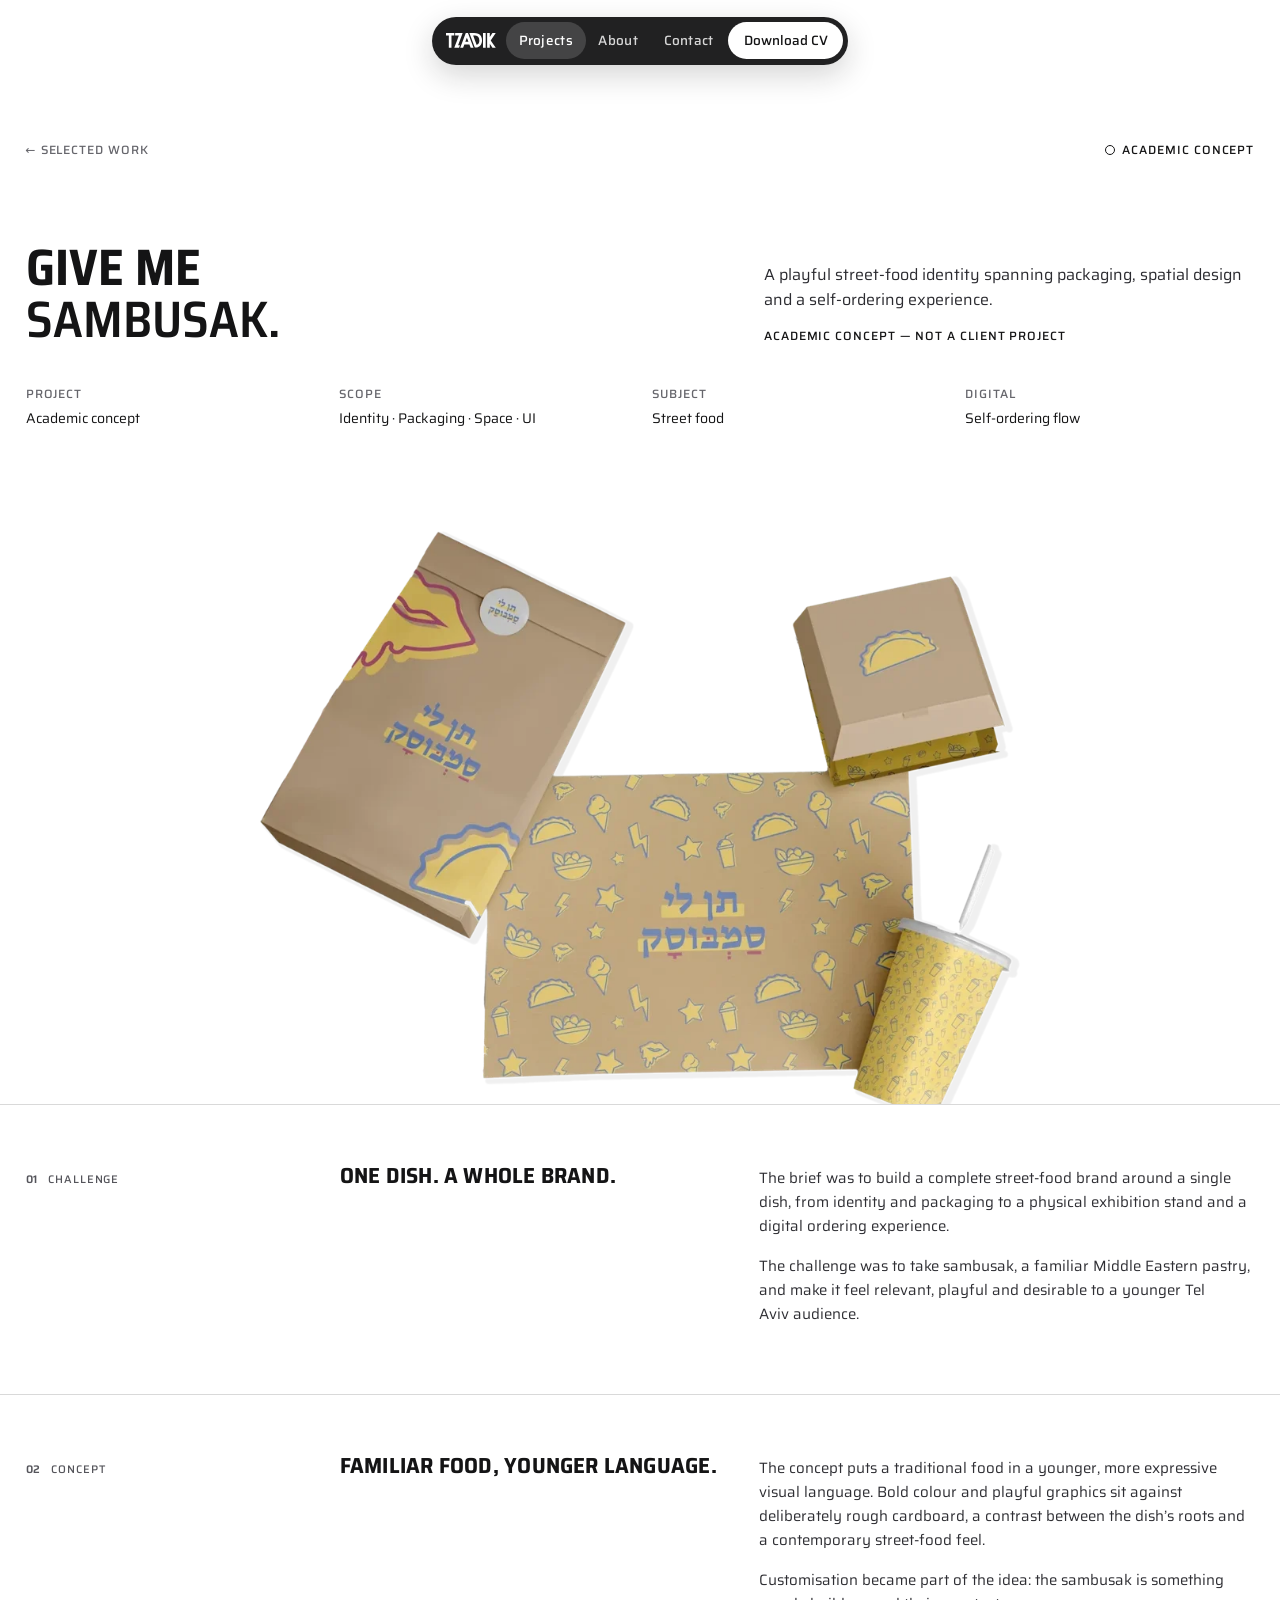
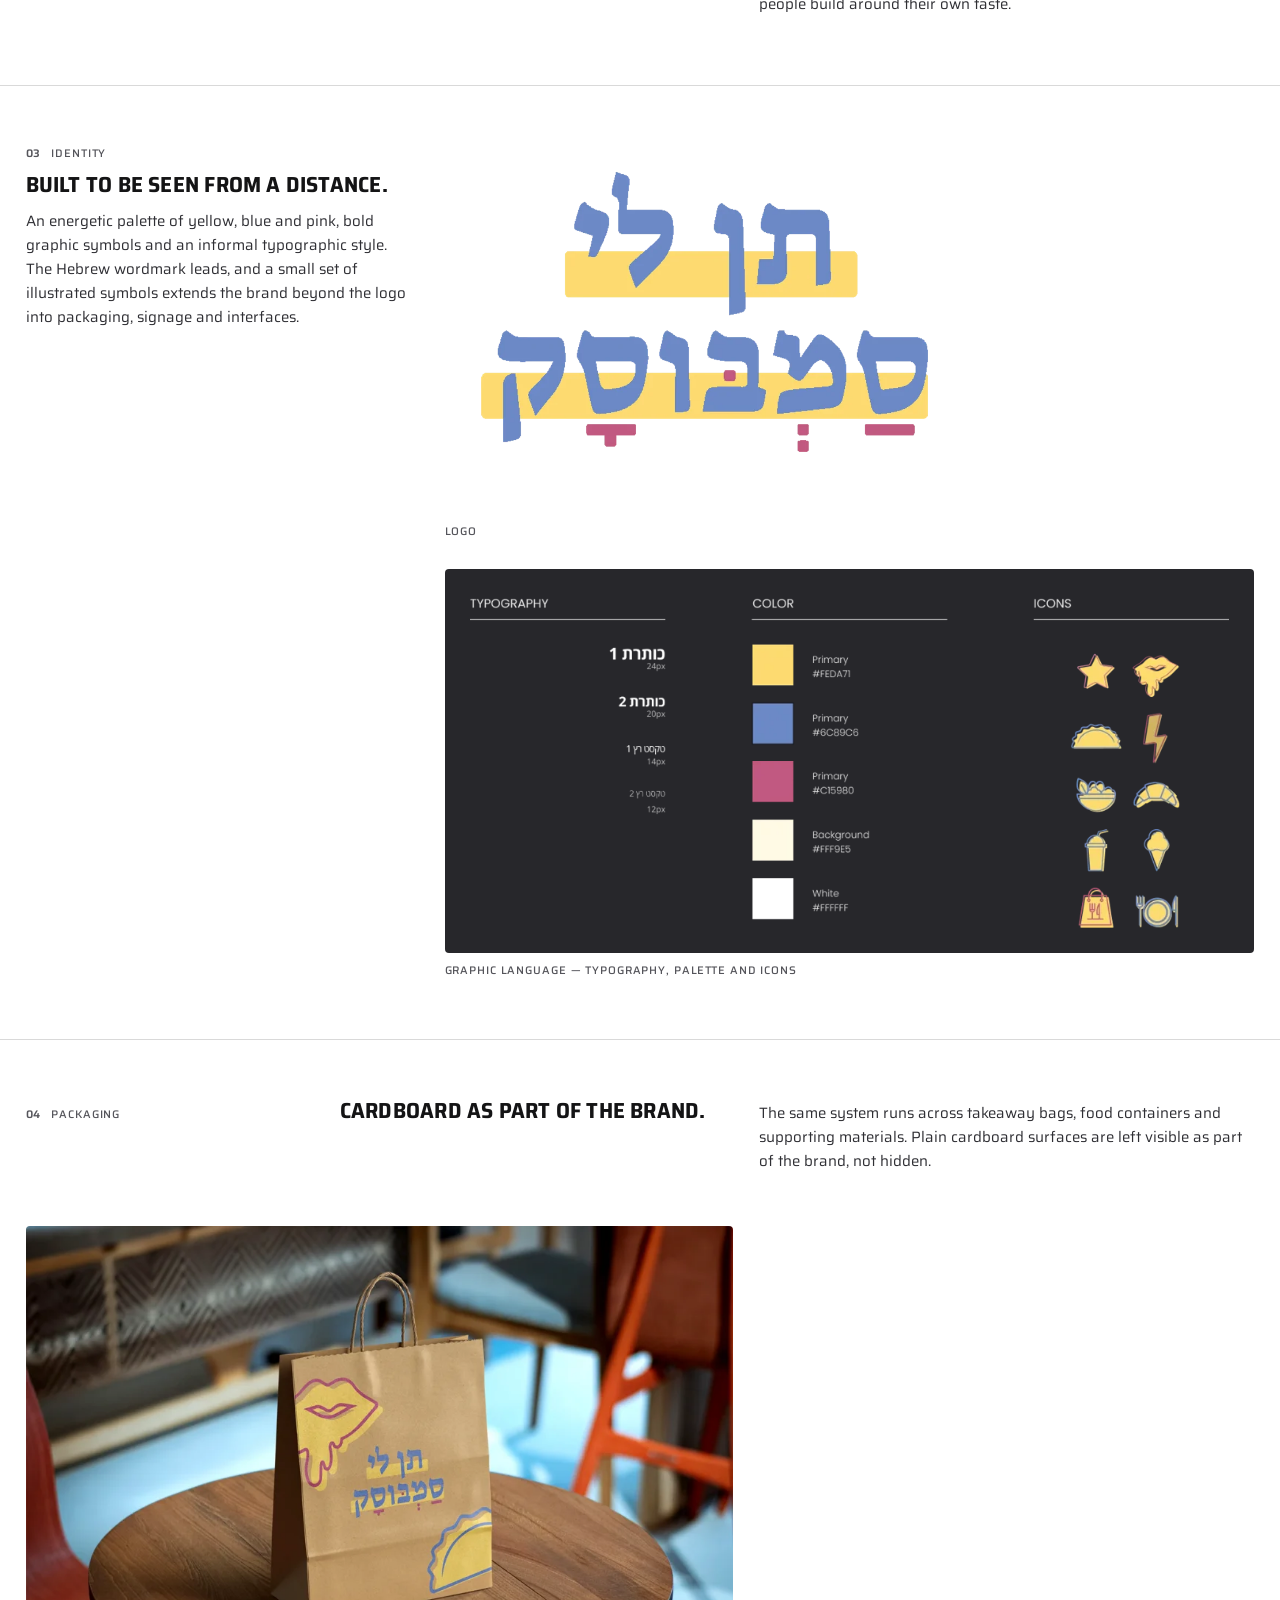
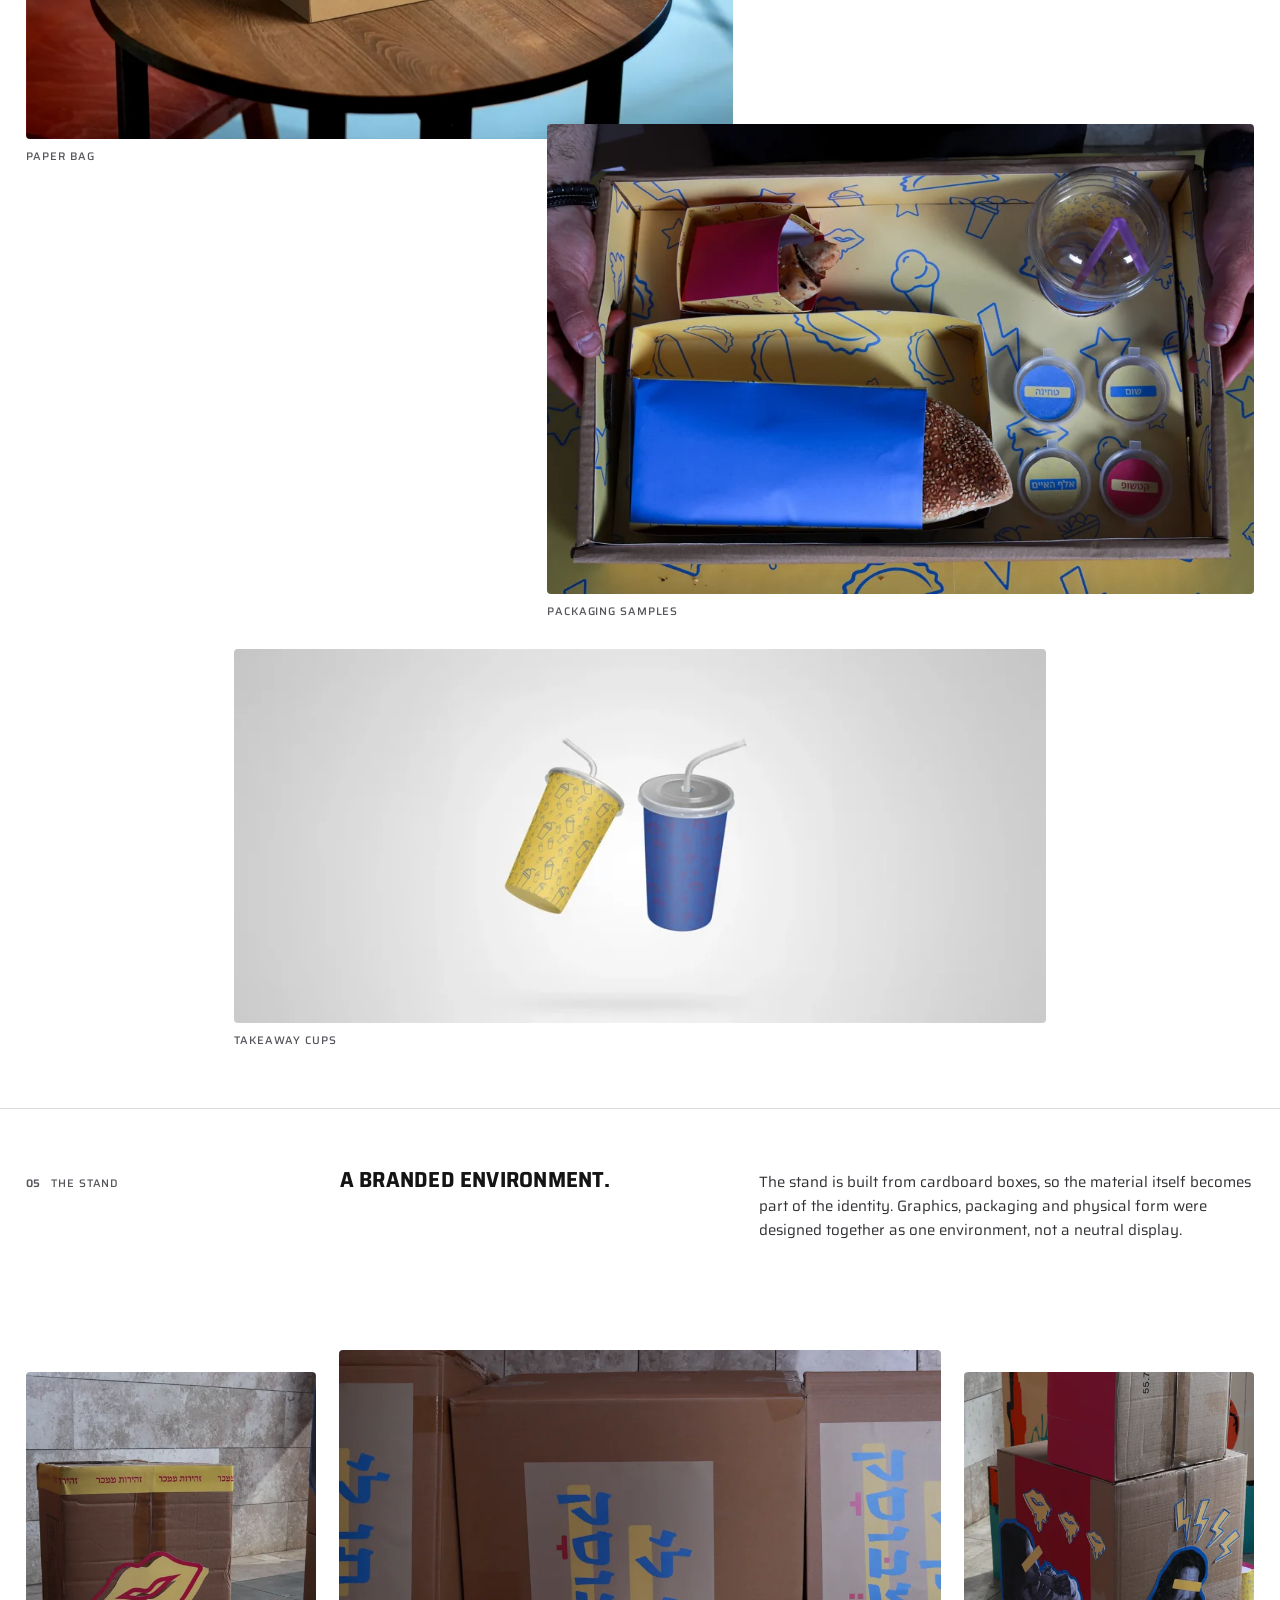
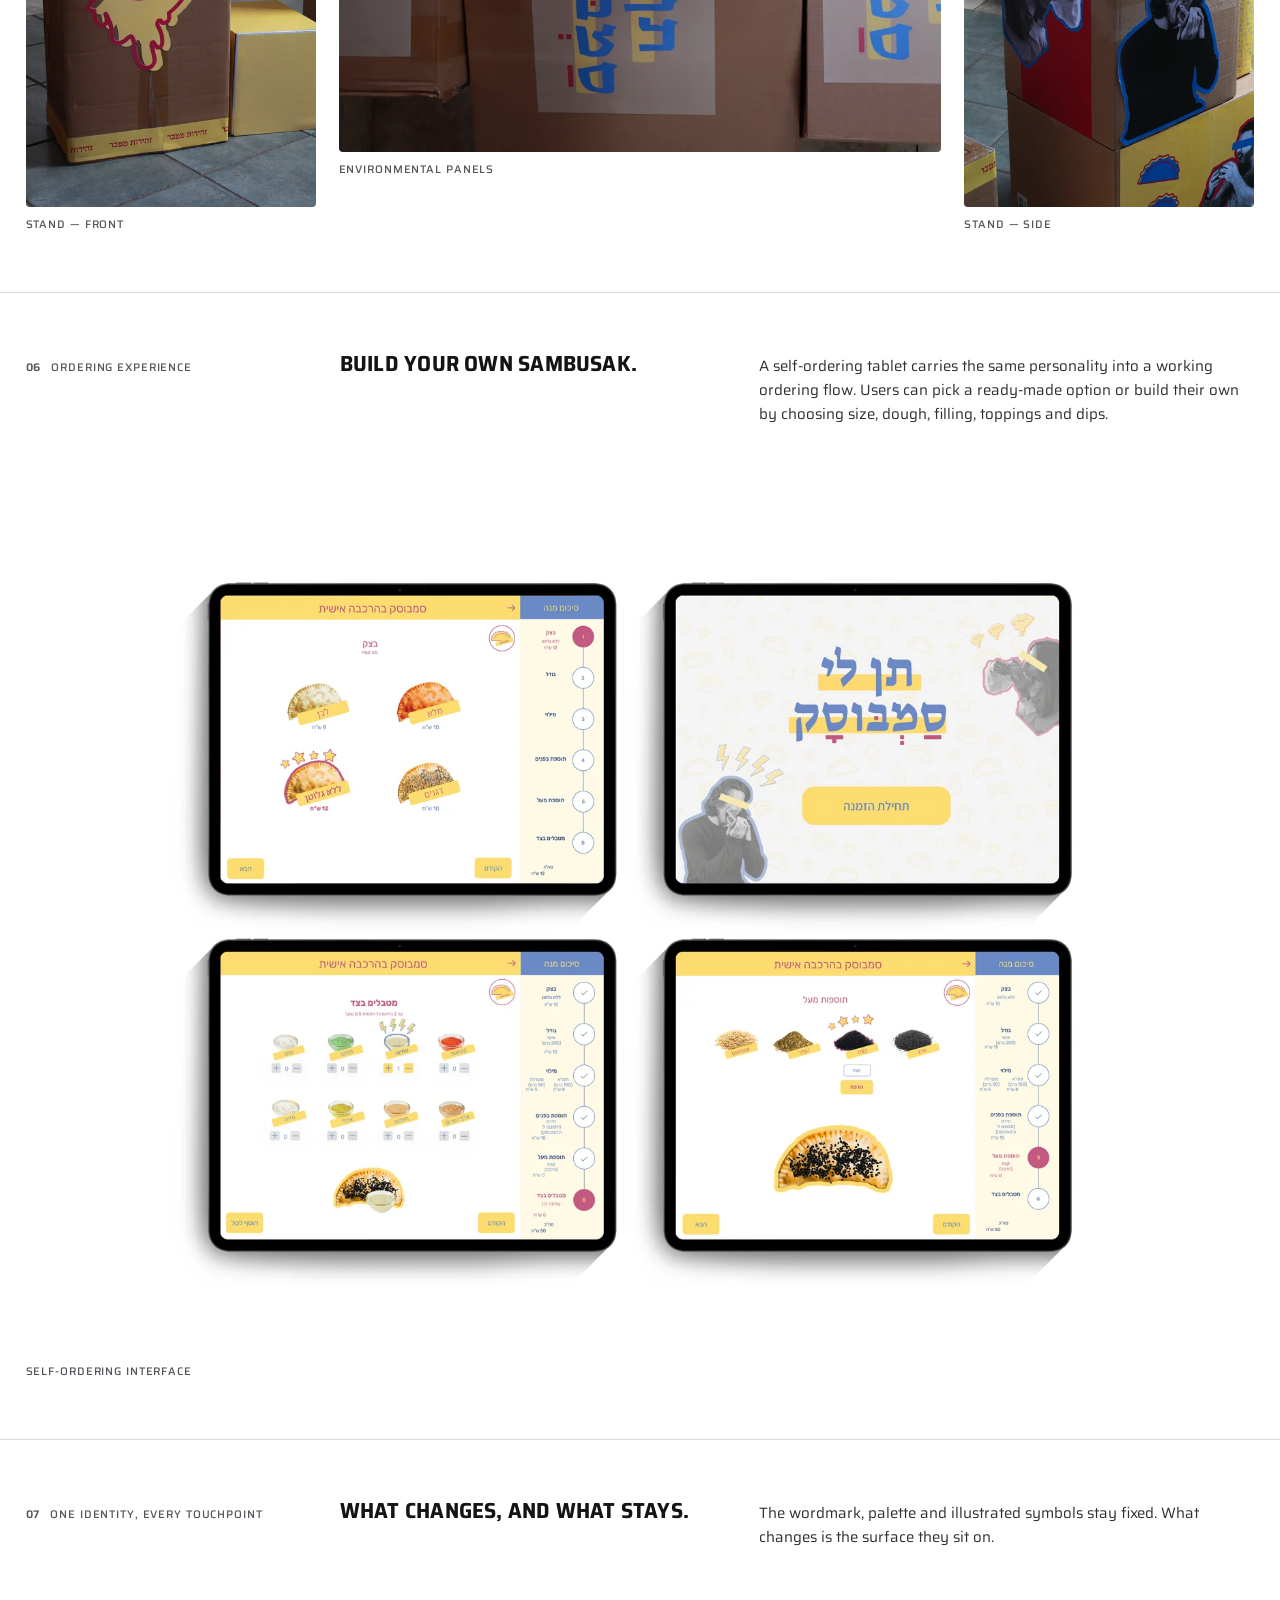
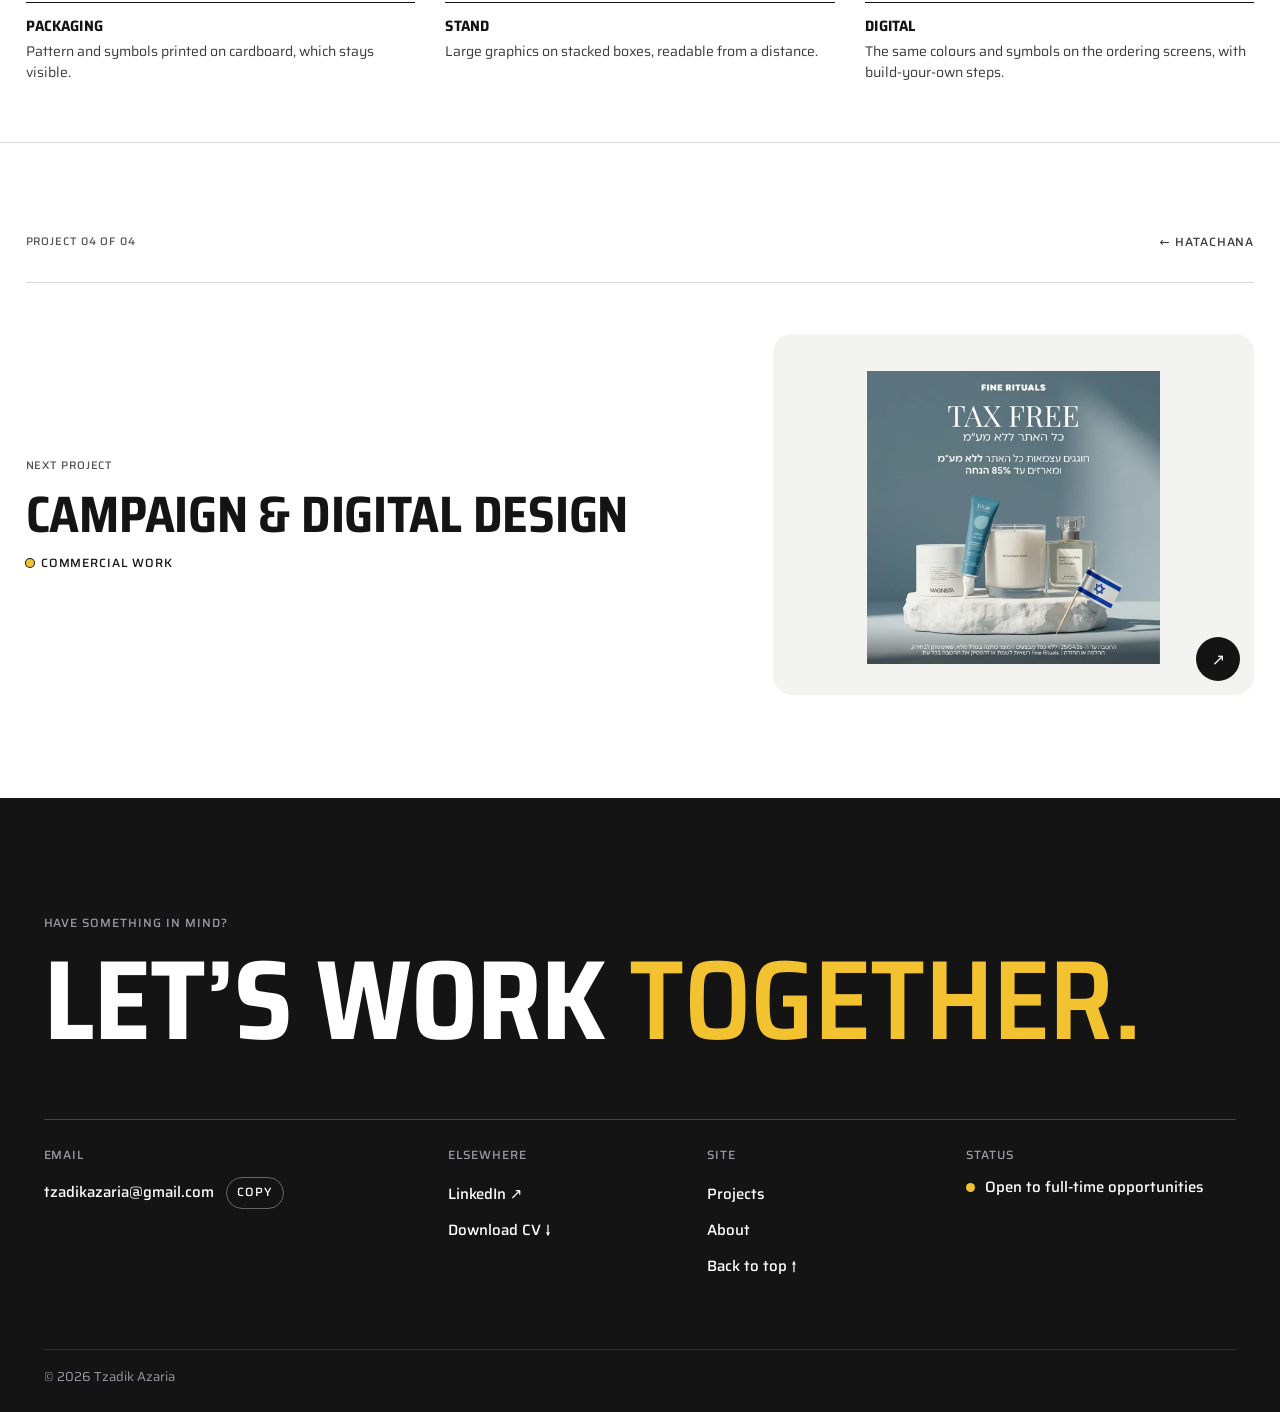
<file: sambusak.html>
<!doctype html><html lang="en" id="top"><head><meta charset="utf-8"><meta name="viewport" content="width=device-width,initial-scale=1"><meta name="theme-color" content="#F3F3F2"><meta name="description" content="Academic concept: a street-food identity applied to packaging, a physical stand and a self-ordering interface."><meta property="og:title" content="Give Me Sambusak — Tzadik Azaria"><meta property="og:description" content="Academic concept: a street-food identity applied to packaging, a physical stand and a self-ordering interface."><meta property="og:type" content="website"><meta property="og:image" content="https://tzadikazaria.com/assets/og/og-sambusak.jpg"><meta property="og:image:width" content="1200"><meta property="og:image:height" content="630"><meta property="og:image:alt" content="Selected work by Tzadik Azaria"><meta name="twitter:card" content="summary_large_image"><meta name="twitter:image" content="https://tzadikazaria.com/assets/og/og-sambusak.jpg"><title>Give Me Sambusak — Tzadik Azaria</title><link rel="icon" href="favicon-tz-light.svg" type="image/svg+xml" media="(prefers-color-scheme: light)"><link rel="icon" href="favicon-tz-dark.svg" type="image/svg+xml" media="(prefers-color-scheme: dark)"><link rel="apple-touch-icon" href="apple-touch-icon-v94.png"><link rel="stylesheet" href="styles.css"><link rel="stylesheet" href="theme.css"><link rel="stylesheet" href="v9.css"><script src="app.js" defer></script></head><body class="inner case"><a class="skip" href="#main">Skip to content</a>
<header class="site-header" id="siteheader"><div class="hdr"><a class="brand" href="index.html" aria-label="Tzadik Azaria — home"><svg class="logo" role="img" aria-label="Tzadik" viewBox="0 0 117 35" fill="currentColor" xmlns="http://www.w3.org/2000/svg"> <path d="M37.1564 4.64562L37.1545 4.65131L28.2211 28.5096H32.526L30.4352 34.5H19.3094L21.0225 29.9664L24.1695 21.6005L25.112 19.0617L25.1129 19.0589L29.9721 6.03693H21.3063V0H38.8818L37.1564 4.64562Z" /> <path d="M19.3892 5.90406H12.797V34.4943H6.59402V5.90406H0V0.000949054H19.3892V5.90406Z" /> <path fill-rule="evenodd" clip-rule="evenodd" d="M49.2473 0.000949054H51.3106L64.2339 34.4943H57.5146L54.563 26.5631H42.8536L39.9011 34.4943H33.1799L46.1534 0.000949054H48.2233L48.7368 0L49.2473 0.000949054ZM45.0649 20.622H52.3593L48.7235 10.8401L45.0649 20.622Z" /> <path d="M102.191 9.38994L108.365 0.000949054H116.034L104.317 17.2861L116.101 34.4943H108.37L102.191 25.1822V34.4943H95.9863V0.000949054H102.191V9.38994Z" /> <path d="M92.5897 34.4934H86.3867V0H92.5897V34.4934Z" /> <path fill-rule="evenodd" clip-rule="evenodd" d="M65.9497 0.00474527C69.5105 0.00483633 72.6817 0.639252 75.3492 1.93512C81.1321 4.70135 84.0614 10.2331 84.0615 17.2946C84.0615 17.7243 84.0494 18.1661 84.0245 18.5977L84.0235 18.6214L84.0207 18.6451L83.9941 19.0295C83.9836 19.1686 83.9687 19.3233 83.9523 19.467C83.7431 21.7793 83.1843 23.9159 82.2687 25.8114L82.2621 25.8238L82.2573 25.8361L81.9954 26.3334C81.9095 26.4908 81.8259 26.6386 81.7524 26.77L81.1422 27.8623H81.0406C79.8883 29.4922 78.4177 30.8483 76.657 31.9005L76.6465 31.9062L76.0543 32.2403C75.45 32.5647 74.8076 32.8605 74.1249 33.1144L74.1239 33.1134C73.0869 33.5118 71.9676 33.8349 70.7795 34.0568L70.5859 34.0938H67.3221L66.8077 32.6987L66.5401 31.9765L57.4102 7.74333L57.4083 7.73858L56.2514 4.64467L56.2504 4.64372L54.5174 0.00474527H65.9497ZM68.293 19.0523L68.2939 19.056L69.2363 21.5948L71.5425 27.7266C71.8018 27.6319 72.0504 27.5306 72.2875 27.421L72.2951 27.4172C72.9233 27.1299 73.4905 26.789 74.0157 26.4008C74.6381 25.9278 75.1645 25.4215 75.5997 24.8586L75.6007 24.8576C75.7712 24.6373 75.9121 24.4431 76.0268 24.2607L76.0391 24.2426L76.0505 24.2236C76.9368 22.8759 77.5154 21.1668 77.7123 19.0646L77.7161 19.0285L77.7199 18.9934C77.7447 18.7997 77.7624 18.5925 77.7712 18.3841L77.7731 18.3367L77.7778 18.2902C77.8022 18.0079 77.8034 17.7005 77.8034 17.2946C77.8034 13.8413 76.9242 11.2344 75.3985 9.426C73.9038 7.6545 71.5868 6.41146 68.2047 6.03124H63.4366L68.293 19.0523Z" /> </svg> </a><nav class="nav" id="navigation" aria-label="Main navigation"><div class="nav-main"><a href="index.html#work" aria-current="true">Projects</a><a href="about.html">About</a><a href="#contact">Contact</a></div><div class="nav-side"><a class="pill" href="assets/TzadikAzaria_CV.pdf" download="Tzadik-Azaria-CV.pdf">Download CV</a></div></nav><button class="menu-toggle" aria-expanded="false" aria-controls="navigation">Menu</button></div></header>
<main id="main">
<section class="ch wrap">
<div class="ch-top"><a class="back-link" href="index.html#work">← Selected work</a><span class="kind acad">Academic concept</span></div>
<div class="ch-main"><h1 class="ct">Give Me<br><em>Sambusak.</em></h1><div class="ci"><p class="cl">A playful street-food identity spanning packaging, spatial design and a self-ordering experience.</p><span class="acad-note">Academic concept — not a client project</span></div></div>
<dl class="cm"><div><dt>Project</dt><dd>Academic concept</dd></div><div><dt>Scope</dt><dd>Identity · Packaging · Space · UI</dd></div><div><dt>Subject</dt><dd>Street food</dd></div><div><dt>Digital</dt><dd>Self-ordering flow</dd></div></dl>
</section>
<div class="cover " style="--bg:#fff;--ar:2.05"><div class="one"><img src="assets/home-07-cut.webp" srcset="assets/home-07-cut-480.webp 480w, assets/home-07-cut-960.webp 960w, assets/home-07-cut.webp 1153w" sizes="(max-width:700px) 90vw, 760px" width="1153" height="904" alt="Give Me Sambusak paper bag, box, wrapping and cup packaging" loading="eager" decoding="async"></div></div>
<section class="sx text"><div class="sx-in"><div class="sx-t"><p class="lab"><b>01</b>Challenge</p><h2>One dish. A whole brand.</h2><p>The brief was to build a complete street-food brand around a single dish, from identity and packaging to a physical exhibition stand and a digital ordering experience.</p><p>The challenge was to take sambusak, a familiar Middle Eastern pastry, and make it feel relevant, playful and desirable to a younger Tel Aviv audience.</p></div></div></section>
<section class="sx text"><div class="sx-in"><div class="sx-t"><p class="lab"><b>02</b>Concept</p><h2>Familiar food, younger language.</h2><p>The concept puts a traditional food in a younger, more expressive visual language. Bold colour and playful graphics sit against deliberately rough cardboard, a contrast between the dish’s roots and a contemporary street-food feel.</p><p>Customisation became part of the idea: the sambusak is something people build around their own taste.</p></div></div></section>
<section class="sx side"><div class="sx-in"><div class="sx-t"><p class="lab"><b>03</b>Identity</p><h2>Built to be seen from a distance.</h2><p>An energetic palette of yellow, blue and pink, bold graphic symbols and an informal typographic style. The Hebrew wordmark leads, and a small set of illustrated symbols extends the brand beyond the logo into packaging, signage and interfaces.</p></div><div class="sx-b"><div class="stack"><figure class="fg"><button class="zoom" data-lightbox aria-label="Enlarge: Give Me Sambusak Hebrew wordmark"><img src="assets/sambusak-02.webp" srcset="assets/sambusak-02-480.webp 480w, assets/sambusak-02-960.webp 960w, assets/sambusak-02.webp 1800w" sizes="(max-width:700px) 92vw, 60vw" width="1800" height="1277" alt="Give Me Sambusak Hebrew wordmark" loading="lazy" decoding="async"></button><figcaption><span>Logo</span></figcaption></figure><figure class="fg ondark"><button class="zoom" data-lightbox aria-label="Enlarge: Give Me Sambusak typography, palette and food icon system"><img src="assets/sambusak-01.webp" srcset="assets/sambusak-01-480.webp 480w, assets/sambusak-01-960.webp 960w, assets/sambusak-01.webp 1115w" sizes="(max-width:700px) 92vw, 60vw" width="1115" height="490" alt="Give Me Sambusak typography, palette and food icon system" loading="lazy" decoding="async"></button><figcaption><span>Graphic language — typography, palette and icons</span></figcaption></figure></div></div></div></section>
<section class="sx top"><div class="sx-in"><div class="sx-t"><p class="lab"><b>04</b>Packaging</p><h2>Cardboard as part of the brand.</h2><p>The same system runs across takeaway bags, food containers and supporting materials. Plain cardboard surfaces are left visible as part of the brand, not hidden.</p></div><div class="sx-b"><div class="mx "><figure class="fg" style="grid-column:1/8;"><button class="zoom" data-lightbox aria-label="Enlarge: Branded kraft paper bag on a café table"><img src="assets/sambusak-03.webp" srcset="assets/sambusak-03-480.webp 480w, assets/sambusak-03-960.webp 960w, assets/sambusak-03.webp 1800w" sizes="(max-width:700px) 92vw, 56vw" width="1800" height="1305" alt="Branded kraft paper bag on a café table" loading="lazy" decoding="async"></button><figcaption><span>Paper bag</span></figcaption></figure><figure class="fg" style="grid-column:6/13;grid-row:2/3;margin-top:calc(-1 * clamp(24px,5vw,80px));z-index:2"><button class="zoom" data-lightbox aria-label="Enlarge: Physical Give Me Sambusak packaging samples"><img src="assets/sambusak-04.webp" srcset="assets/sambusak-04-480.webp 480w, assets/sambusak-04-960.webp 960w, assets/sambusak-04.webp 1800w" sizes="(max-width:700px) 92vw, 50vw" width="1800" height="1196" alt="Physical Give Me Sambusak packaging samples" loading="lazy" decoding="async"></button><figcaption><span>Packaging samples</span></figcaption></figure></div><div class="mx again"><figure class="fg" style="grid-column:3/11;"><button class="zoom" data-lightbox aria-label="Enlarge: Yellow and blue branded takeaway cups"><img src="assets/sambusak-05.webp" srcset="assets/sambusak-05-480.webp 480w, assets/sambusak-05-960.webp 960w, assets/sambusak-05.webp 1800w" sizes="(max-width:700px) 92vw, 66vw" width="1800" height="829" alt="Yellow and blue branded takeaway cups" loading="lazy" decoding="async"></button><figcaption><span>Takeaway cups</span></figcaption></figure></div></div></div></section>
<section class="sx top"><div class="sx-in"><div class="sx-t"><p class="lab"><b>05</b>The stand</p><h2>A branded environment.</h2><p>The stand is built from cardboard boxes, so the material itself becomes part of the identity. Graphics, packaging and physical form were designed together as one environment, not a neutral display.</p></div><div class="sx-b"><div class="mx "><figure class="fg" style="grid-column:1/4;align-self:end"><button class="zoom" data-lightbox aria-label="Enlarge: Branded street-food stand front"><img src="assets/sambusak-06.webp" srcset="assets/sambusak-06-480.webp 480w, assets/sambusak-06-960.webp 960w, assets/sambusak-06.webp 1200w" sizes="(max-width:700px) 92vw, 24vw" width="1200" height="1800" alt="Branded street-food stand front" loading="lazy" decoding="async"></button><figcaption><span>Stand — front</span></figcaption></figure><figure class="fg" style="grid-column:4/10;align-self:center"><button class="zoom" data-lightbox aria-label="Enlarge: Give Me Sambusak branded environmental panels"><img src="assets/sambusak-07.webp" srcset="assets/sambusak-07-480.webp 480w, assets/sambusak-07-960.webp 960w, assets/sambusak-07.webp 1800w" sizes="(max-width:700px) 92vw, 46vw" width="1800" height="1200" alt="Give Me Sambusak branded environmental panels" loading="lazy" decoding="async"></button><figcaption><span>Environmental panels</span></figcaption></figure><figure class="fg" style="grid-column:10/13;margin-top:clamp(40px,6vw,96px)"><button class="zoom" data-lightbox aria-label="Enlarge: Street-food stand side with oversized graphics"><img src="assets/sambusak-08.webp" srcset="assets/sambusak-08-480.webp 480w, assets/sambusak-08-960.webp 960w, assets/sambusak-08.webp 1200w" sizes="(max-width:700px) 92vw, 24vw" width="1200" height="1800" alt="Street-food stand side with oversized graphics" loading="lazy" decoding="async"></button><figcaption><span>Stand — side</span></figcaption></figure></div></div></div></section>
<section class="sx top"><div class="sx-in"><div class="sx-t"><p class="lab"><b>06</b>Ordering experience</p><h2>Build your own sambusak.</h2><p>A self-ordering tablet carries the same personality into a working ordering flow. Users can pick a ready-made option or build their own by choosing size, dough, filling, toppings and dips.</p></div><div class="sx-b"><div class="mx "><figure class="fg" style="grid-column:1/13;"><button class="zoom" data-lightbox aria-label="Enlarge: Give Me Sambusak self-ordering tablet interface"><img src="assets/sambusak-09.webp" srcset="assets/sambusak-09-480.webp 480w, assets/sambusak-09-960.webp 960w, assets/sambusak-09.webp 1800w" sizes="(max-width:700px) 92vw, 92vw" width="1800" height="1280" alt="Give Me Sambusak self-ordering tablet interface" loading="lazy" decoding="async"></button><figcaption><span>Self-ordering interface</span></figcaption></figure></div></div></div></section>
<section class="sx top"><div class="sx-in"><div class="sx-t"><p class="lab"><b>07</b>One identity, every touchpoint</p><h2>What changes, and what stays.</h2><p>The wordmark, palette and illustrated symbols stay fixed. What changes is the surface they sit on.</p></div><div class="sx-b"><ul class="outs"><li><strong>Packaging</strong><span>Pattern and symbols printed on cardboard, which stays visible.</span></li><li><strong>Stand</strong><span>Large graphics on stacked boxes, readable from a distance.</span></li><li><strong>Digital</strong><span>The same colours and symbols on the ordering screens, with build-your-own steps.</span></li></ul></div></div></section>
<section class="nxb" style="--bg:#171719" aria-label="Next project"><div class="nxb-top wide"><span class="lab">Project 04 of 04</span><a class="prev-link" href="hatachana.html">← Hatachana</a></div>
<a class="nxb-a wide" href="campaign.html"><div class="nxb-t"><span class="lab">Next project</span><span class="nx-h">Campaign &amp; Digital Design</span><span class="kind real">Commercial work</span></div><span class="nxb-m"><img src="assets/campaign-04.webp" srcset="assets/campaign-04-480.webp 480w, assets/campaign-04.webp 1080w" sizes="(max-width:700px) 80vw, 380px" width="1080" height="1080" alt="Fine Rituals Tax Free campaign" loading="lazy" decoding="async"><span class="go" aria-hidden="true">↗</span></span></a></section>
</main>
<footer class="footer" id="contact"><div class="wrap"><p class="eyebrow">Have something in mind?</p><a class="footer-title" href="mailto:tzadikazaria@gmail.com">Let’s work <em>together.</em></a>
<div class="footer-grid">
<div class="fg-mail"><p class="fl">Email</p><span class="mail"><a href="mailto:tzadikazaria@gmail.com">tzadikazaria@gmail.com</a><button class="copy" type="button" data-copy="tzadikazaria@gmail.com" aria-label="Copy email address">Copy</button></span></div>
<div><p class="fl">Elsewhere</p><ul><li><a href="https://www.linkedin.com/in/tzadik-azaria" target="_blank" rel="noopener noreferrer">LinkedIn ↗</a></li><li><a href="assets/TzadikAzaria_CV.pdf" download="Tzadik-Azaria-CV.pdf">Download CV ↓</a></li></ul></div>
<div><p class="fl">Site</p><ul><li><a href="index.html#work">Projects</a></li><li><a href="about.html">About</a></li><li><a href="#top">Back to top ↑</a></li></ul></div>
<div class="fg-status"><p class="fl">Status</p><p class="fstatus">Open to full-time opportunities</p></div>
</div>
<p class="fcopy">© 2026 Tzadik Azaria</p></div></footer>
<dialog class="lightbox" aria-label="Project image viewer"><button class="lightbox-close" aria-label="Close image viewer">Close ×</button><button class="lb-nav prev" aria-label="Previous image">←</button><button class="lb-nav next" aria-label="Next image">→</button><div class="lightbox-inner"><img alt=""><p></p></div></dialog></body></html>
</file>
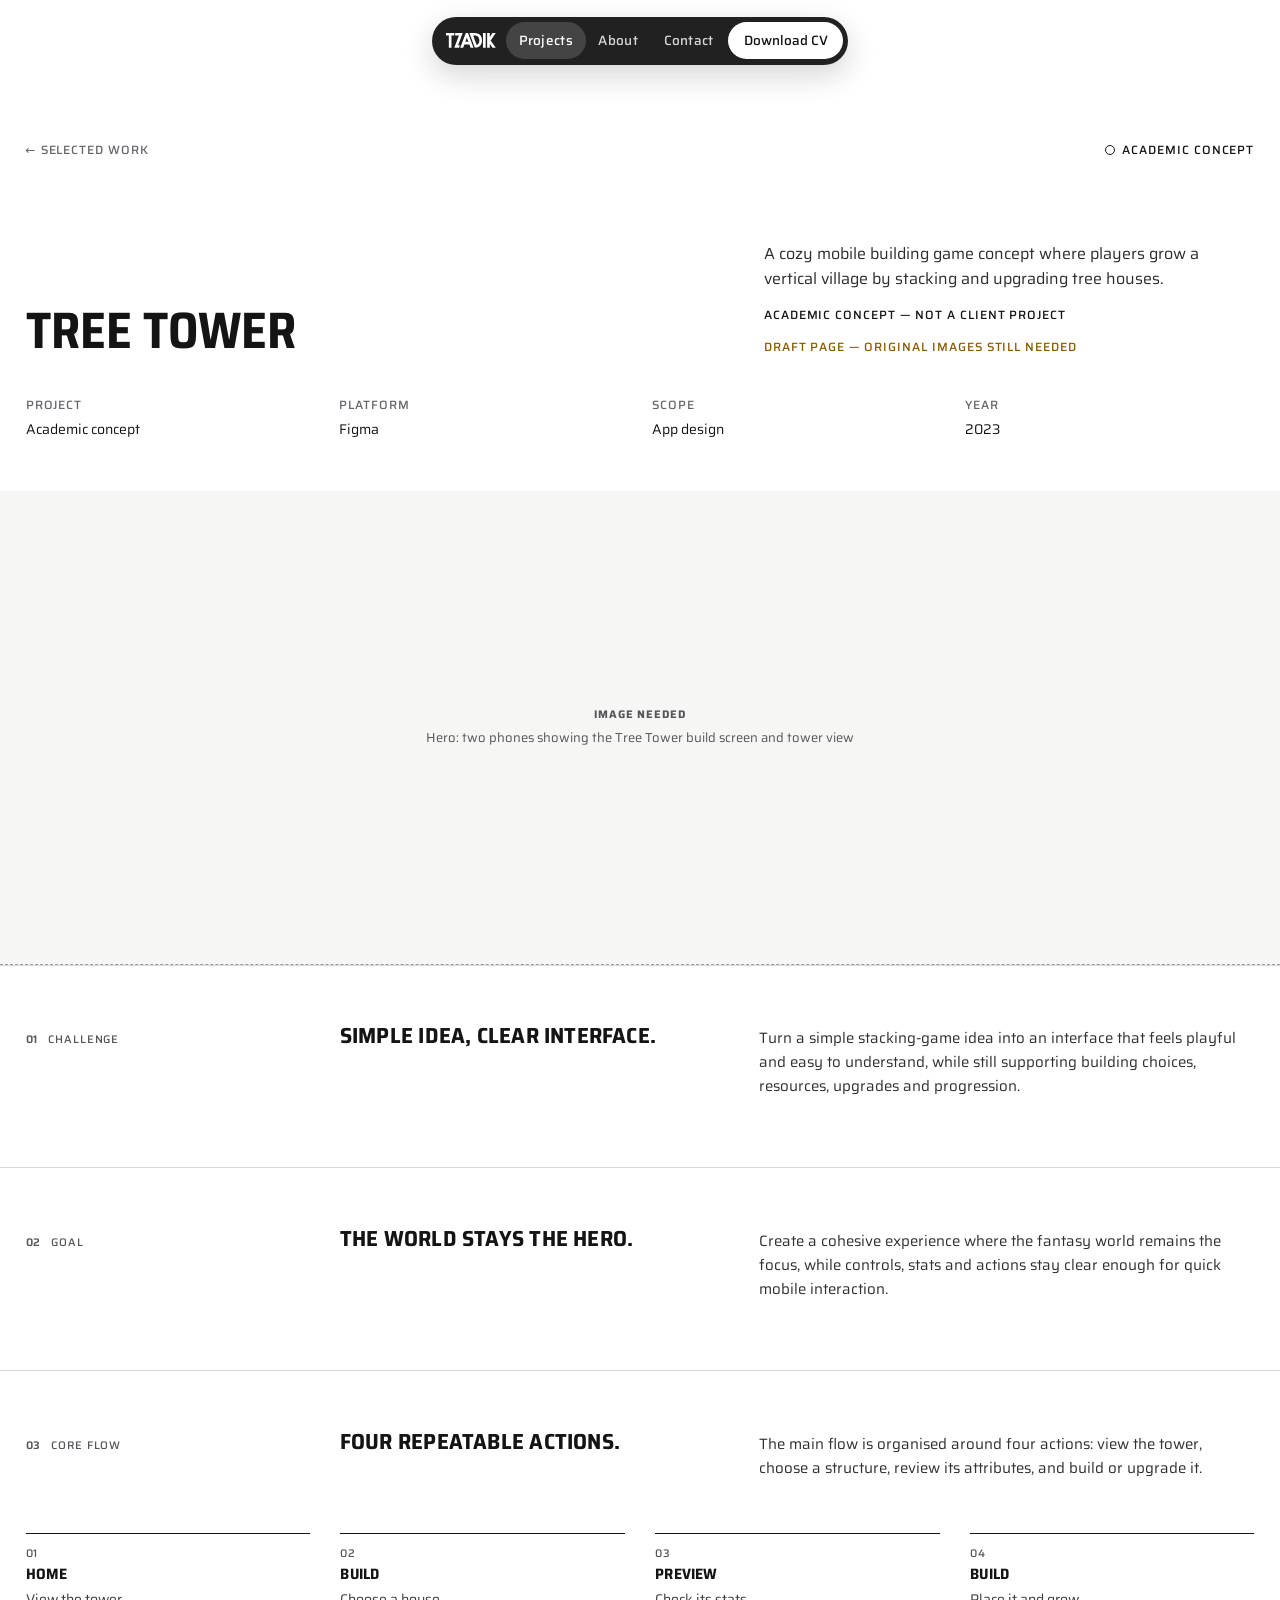
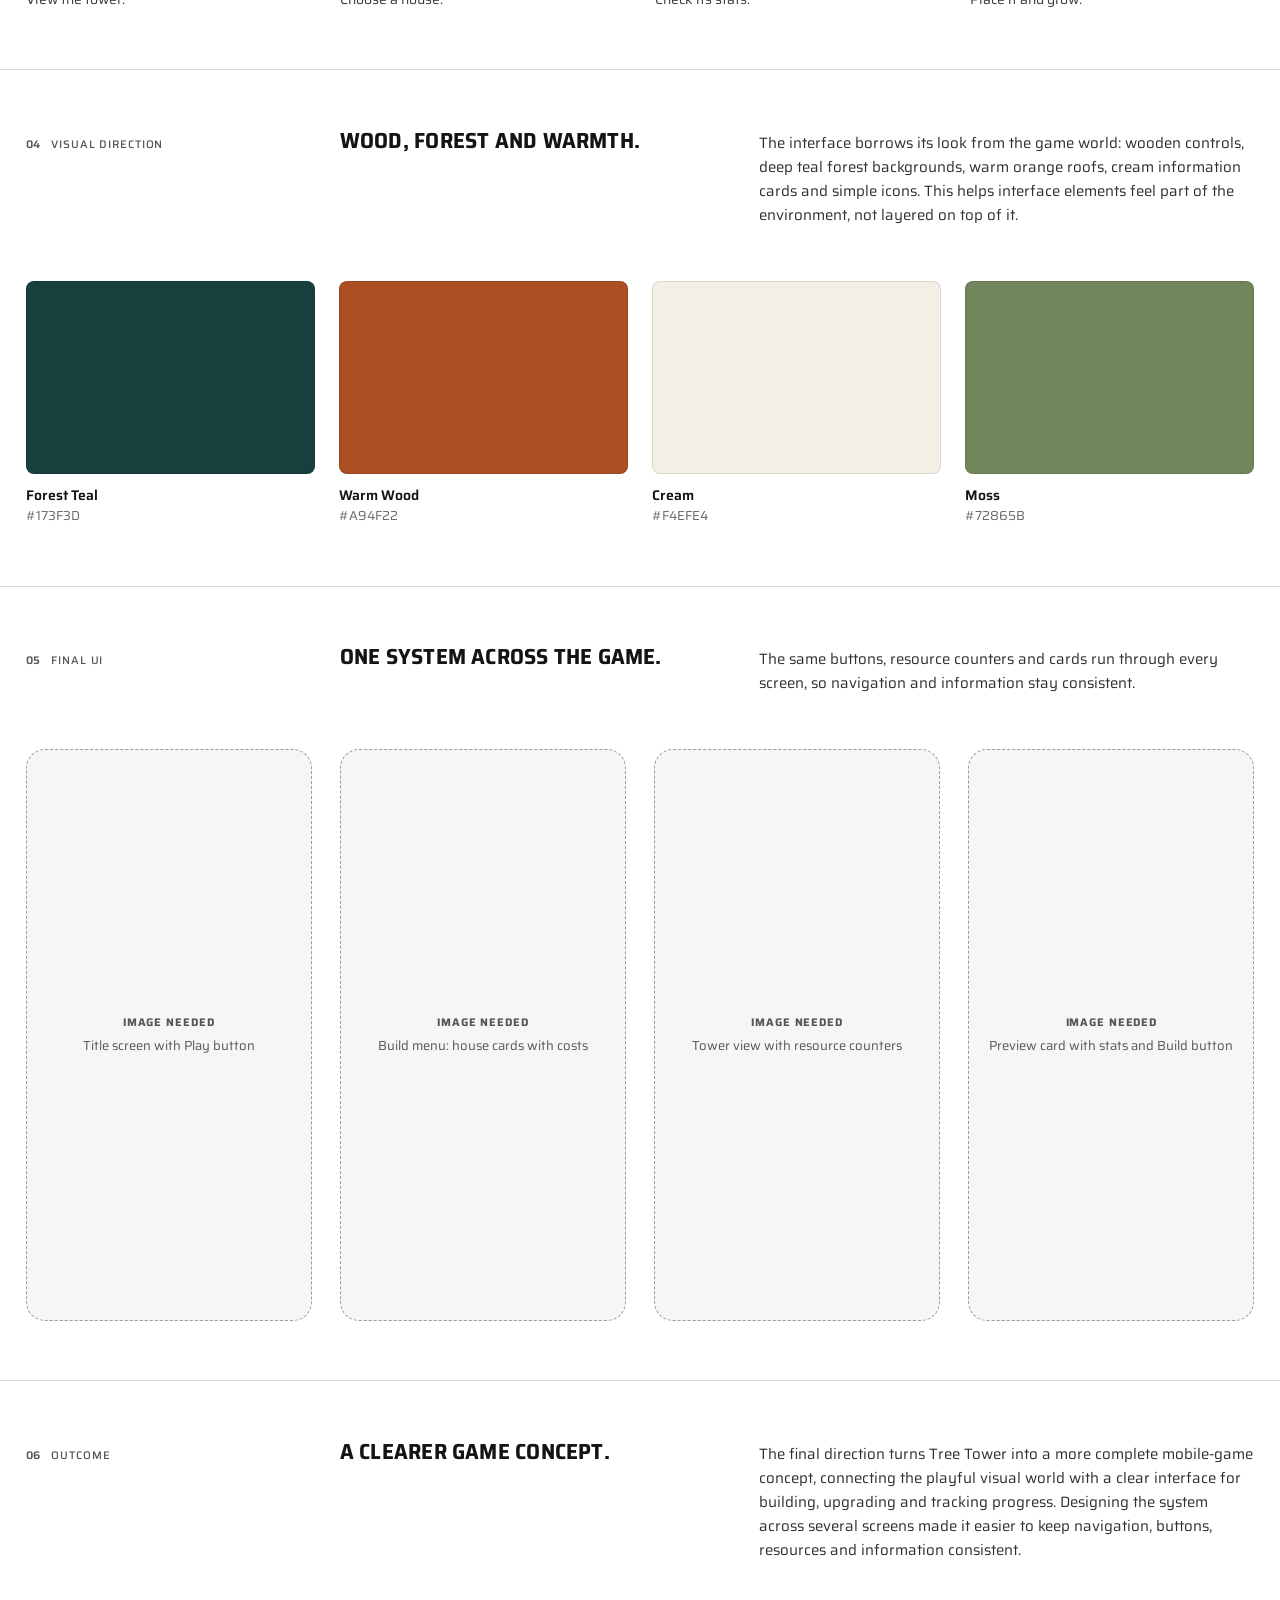
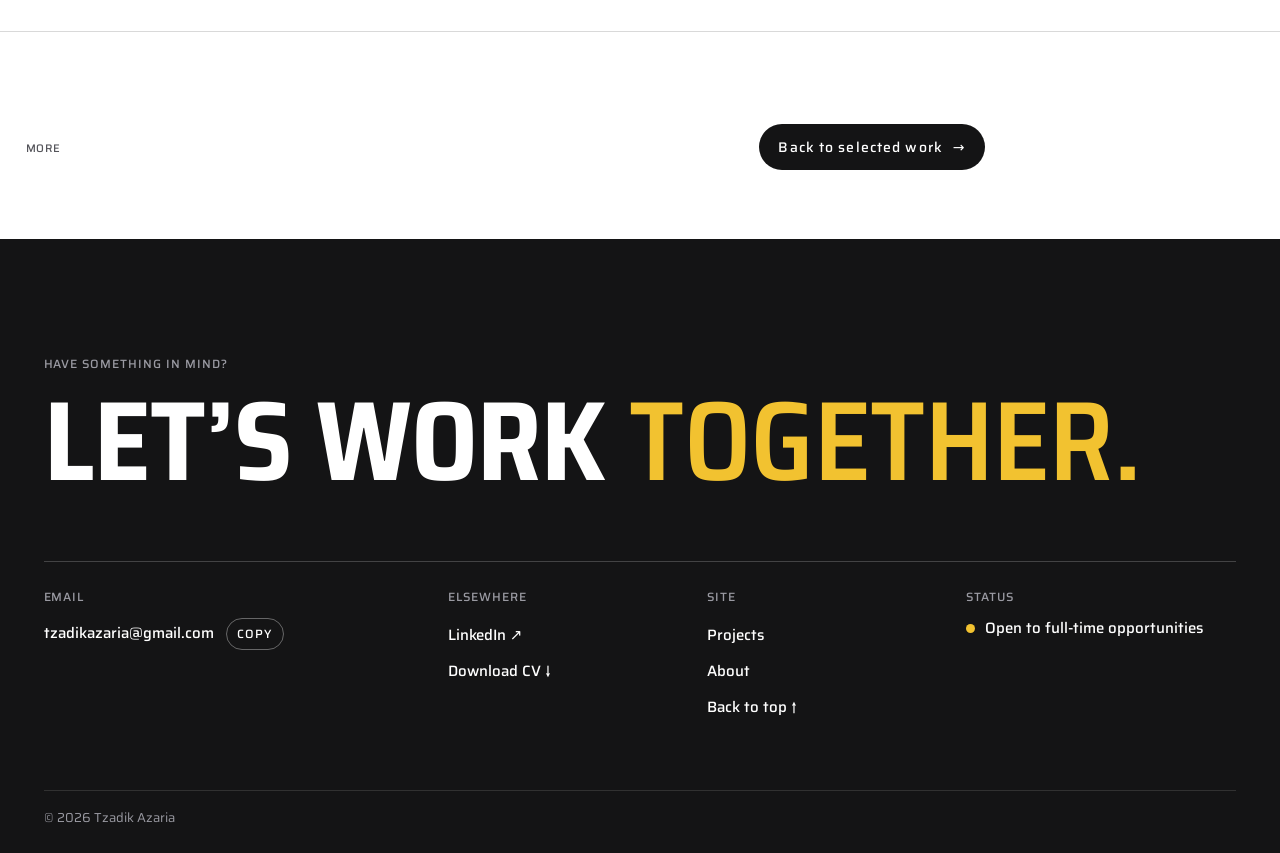
<file: tree-tower.html>
<!doctype html><html lang="en" id="top"><head><meta charset="utf-8"><meta name="viewport" content="width=device-width,initial-scale=1"><meta name="theme-color" content="#F3F3F2"><meta name="description" content="Academic concept: UI and visual direction for Tree Tower, a mobile tree-house building game."><meta name="robots" content="noindex,nofollow"><meta property="og:title" content="Tree Tower — Tzadik Azaria"><meta property="og:description" content="Academic concept: UI and visual direction for Tree Tower, a mobile tree-house building game."><title>Tree Tower — Tzadik Azaria</title><link rel="icon" href="favicon-tz-light.svg" type="image/svg+xml" media="(prefers-color-scheme: light)"><link rel="icon" href="favicon-tz-dark.svg" type="image/svg+xml" media="(prefers-color-scheme: dark)"><link rel="apple-touch-icon" href="apple-touch-icon-v94.png"><link rel="stylesheet" href="styles.css"><link rel="stylesheet" href="theme.css"><link rel="stylesheet" href="v9.css"><script src="app.js" defer></script></head><body class="inner case"><a class="skip" href="#main">Skip to content</a>
<header class="site-header" id="siteheader"><div class="hdr"><a class="brand" href="index.html" aria-label="Tzadik Azaria — home"><svg class="logo" role="img" aria-label="Tzadik" viewBox="0 0 117 35" fill="currentColor" xmlns="http://www.w3.org/2000/svg"> <path d="M37.1564 4.64562L37.1545 4.65131L28.2211 28.5096H32.526L30.4352 34.5H19.3094L21.0225 29.9664L24.1695 21.6005L25.112 19.0617L25.1129 19.0589L29.9721 6.03693H21.3063V0H38.8818L37.1564 4.64562Z" /> <path d="M19.3892 5.90406H12.797V34.4943H6.59402V5.90406H0V0.000949054H19.3892V5.90406Z" /> <path fill-rule="evenodd" clip-rule="evenodd" d="M49.2473 0.000949054H51.3106L64.2339 34.4943H57.5146L54.563 26.5631H42.8536L39.9011 34.4943H33.1799L46.1534 0.000949054H48.2233L48.7368 0L49.2473 0.000949054ZM45.0649 20.622H52.3593L48.7235 10.8401L45.0649 20.622Z" /> <path d="M102.191 9.38994L108.365 0.000949054H116.034L104.317 17.2861L116.101 34.4943H108.37L102.191 25.1822V34.4943H95.9863V0.000949054H102.191V9.38994Z" /> <path d="M92.5897 34.4934H86.3867V0H92.5897V34.4934Z" /> <path fill-rule="evenodd" clip-rule="evenodd" d="M65.9497 0.00474527C69.5105 0.00483633 72.6817 0.639252 75.3492 1.93512C81.1321 4.70135 84.0614 10.2331 84.0615 17.2946C84.0615 17.7243 84.0494 18.1661 84.0245 18.5977L84.0235 18.6214L84.0207 18.6451L83.9941 19.0295C83.9836 19.1686 83.9687 19.3233 83.9523 19.467C83.7431 21.7793 83.1843 23.9159 82.2687 25.8114L82.2621 25.8238L82.2573 25.8361L81.9954 26.3334C81.9095 26.4908 81.8259 26.6386 81.7524 26.77L81.1422 27.8623H81.0406C79.8883 29.4922 78.4177 30.8483 76.657 31.9005L76.6465 31.9062L76.0543 32.2403C75.45 32.5647 74.8076 32.8605 74.1249 33.1144L74.1239 33.1134C73.0869 33.5118 71.9676 33.8349 70.7795 34.0568L70.5859 34.0938H67.3221L66.8077 32.6987L66.5401 31.9765L57.4102 7.74333L57.4083 7.73858L56.2514 4.64467L56.2504 4.64372L54.5174 0.00474527H65.9497ZM68.293 19.0523L68.2939 19.056L69.2363 21.5948L71.5425 27.7266C71.8018 27.6319 72.0504 27.5306 72.2875 27.421L72.2951 27.4172C72.9233 27.1299 73.4905 26.789 74.0157 26.4008C74.6381 25.9278 75.1645 25.4215 75.5997 24.8586L75.6007 24.8576C75.7712 24.6373 75.9121 24.4431 76.0268 24.2607L76.0391 24.2426L76.0505 24.2236C76.9368 22.8759 77.5154 21.1668 77.7123 19.0646L77.7161 19.0285L77.7199 18.9934C77.7447 18.7997 77.7624 18.5925 77.7712 18.3841L77.7731 18.3367L77.7778 18.2902C77.8022 18.0079 77.8034 17.7005 77.8034 17.2946C77.8034 13.8413 76.9242 11.2344 75.3985 9.426C73.9038 7.6545 71.5868 6.41146 68.2047 6.03124H63.4366L68.293 19.0523Z" /> </svg> </a><nav class="nav" id="navigation" aria-label="Main navigation"><div class="nav-main"><a href="index.html#work" aria-current="true">Projects</a><a href="about.html">About</a><a href="#contact">Contact</a></div><div class="nav-side"><a class="pill" href="assets/TzadikAzaria_CV.pdf" download="Tzadik-Azaria-CV.pdf">Download CV</a></div></nav><button class="menu-toggle" aria-expanded="false" aria-controls="navigation">Menu</button></div></header>
<main id="main">
<section class="ch wrap">
<div class="ch-top"><a class="back-link" href="index.html#work">← Selected work</a><span class="kind acad">Academic concept</span></div>
<div class="ch-main"><h1 class="ct">Tree Tower</h1><div class="ci"><p class="cl">A cozy mobile building game concept where players grow a vertical village by stacking and upgrading tree houses.</p><span class="acad-note">Academic concept — not a client project</span><span class="acad-note draft-note">Draft page — original images still needed</span></div></div>
<dl class="cm"><div><dt>Project</dt><dd>Academic concept</dd></div><div><dt>Platform</dt><dd>Figma</dd></div><div><dt>Scope</dt><dd>App design</dd></div><div><dt>Year</dt><dd>2023</dd></div></dl>
</section>
<div class="cover " style="--bg:#fff;--ar:2.05"><div class="ph" style="--ar:2.05" role="img" aria-label="Image needed: Hero: two phones showing the Tree Tower build screen and tower view"><span><b>Image needed</b>Hero: two phones showing the Tree Tower build screen and tower view</span></div></div>
<section class="sx text"><div class="sx-in"><div class="sx-t"><p class="lab"><b>01</b>Challenge</p><h2>Simple idea, clear interface.</h2><p>Turn a simple stacking-game idea into an interface that feels playful and easy to understand, while still supporting building choices, resources, upgrades and progression.</p></div></div></section>
<section class="sx text"><div class="sx-in"><div class="sx-t"><p class="lab"><b>02</b>Goal</p><h2>The world stays the hero.</h2><p>Create a cohesive experience where the fantasy world remains the focus, while controls, stats and actions stay clear enough for quick mobile interaction.</p></div></div></section>
<section class="sx top"><div class="sx-in"><div class="sx-t"><p class="lab"><b>03</b>Core flow</p><h2>Four repeatable actions.</h2><p>The main flow is organised around four actions: view the tower, choose a structure, review its attributes, and build or upgrade it.</p></div><div class="sx-b"><ol class="steps "><li><b>01</b><strong>Home</strong><span>View the tower.</span></li><li><b>02</b><strong>Build</strong><span>Choose a house.</span></li><li><b>03</b><strong>Preview</strong><span>Check its stats.</span></li><li><b>04</b><strong>Build</strong><span>Place it and grow.</span></li></ol></div></div></section>
<section class="sx top"><div class="sx-in"><div class="sx-t"><p class="lab"><b>04</b>Visual direction</p><h2>Wood, forest and warmth.</h2><p>The interface borrows its look from the game world: wooden controls, deep teal forest backgrounds, warm orange roofs, cream information cards and simple icons. This helps interface elements feel part of the environment, not layered on top of it.</p></div><div class="sx-b"><ul class="sw "><li><i style="background:#173F3D"></i><b>Forest Teal</b><span>#173F3D</span></li><li><i style="background:#A94F22"></i><b>Warm Wood</b><span>#A94F22</span></li><li><i style="background:#F4EFE4"></i><b>Cream</b><span>#F4EFE4</span></li><li><i style="background:#72865B"></i><b>Moss</b><span>#72865B</span></li></ul></div></div></section>
<section class="sx top"><div class="sx-in"><div class="sx-t"><p class="lab"><b>05</b>Final UI</p><h2>One system across the game.</h2><p>The same buttons, resource counters and cards run through every screen, so navigation and information stay consistent.</p></div><div class="sx-b"><div class="gal n4 phone-ph"><div class="ph" style="--ar:0.5" role="img" aria-label="Image needed: Title screen with Play button"><span><b>Image needed</b>Title screen with Play button</span></div><div class="ph" style="--ar:0.5" role="img" aria-label="Image needed: Build menu: house cards with costs"><span><b>Image needed</b>Build menu: house cards with costs</span></div><div class="ph" style="--ar:0.5" role="img" aria-label="Image needed: Tower view with resource counters"><span><b>Image needed</b>Tower view with resource counters</span></div><div class="ph" style="--ar:0.5" role="img" aria-label="Image needed: Preview card with stats and Build button"><span><b>Image needed</b>Preview card with stats and Build button</span></div></div></div></div></section>
<section class="sx text"><div class="sx-in"><div class="sx-t"><p class="lab"><b>06</b>Outcome</p><h2>A clearer game concept.</h2><p>The final direction turns Tree Tower into a more complete mobile-game concept, connecting the playful visual world with a clear interface for building, upgrading and tracking progress. Designing the system across several screens made it easier to keep navigation, buttons, resources and information consistent.</p></div></div></section>
<section class="sx text"><div class="sx-in"><div class="sx-t"><p class="lab">More</p><p><a class="text-link" href="index.html#work">Back to selected work <span aria-hidden="true">→</span></a></p></div></div></section>
</main>
<footer class="footer" id="contact"><div class="wrap"><p class="eyebrow">Have something in mind?</p><a class="footer-title" href="mailto:tzadikazaria@gmail.com">Let’s work <em>together.</em></a>
<div class="footer-grid">
<div class="fg-mail"><p class="fl">Email</p><span class="mail"><a href="mailto:tzadikazaria@gmail.com">tzadikazaria@gmail.com</a><button class="copy" type="button" data-copy="tzadikazaria@gmail.com" aria-label="Copy email address">Copy</button></span></div>
<div><p class="fl">Elsewhere</p><ul><li><a href="https://www.linkedin.com/in/tzadik-azaria" target="_blank" rel="noopener noreferrer">LinkedIn ↗</a></li><li><a href="assets/TzadikAzaria_CV.pdf" download="Tzadik-Azaria-CV.pdf">Download CV ↓</a></li></ul></div>
<div><p class="fl">Site</p><ul><li><a href="index.html#work">Projects</a></li><li><a href="about.html">About</a></li><li><a href="#top">Back to top ↑</a></li></ul></div>
<div class="fg-status"><p class="fl">Status</p><p class="fstatus">Open to full-time opportunities</p></div>
</div>
<p class="fcopy">© 2026 Tzadik Azaria</p></div></footer>
<dialog class="lightbox" aria-label="Project image viewer"><button class="lightbox-close" aria-label="Close image viewer">Close ×</button><button class="lb-nav prev" aria-label="Previous image">←</button><button class="lb-nav next" aria-label="Next image">→</button><div class="lightbox-inner"><img alt=""><p></p></div></dialog></body></html>
</file>
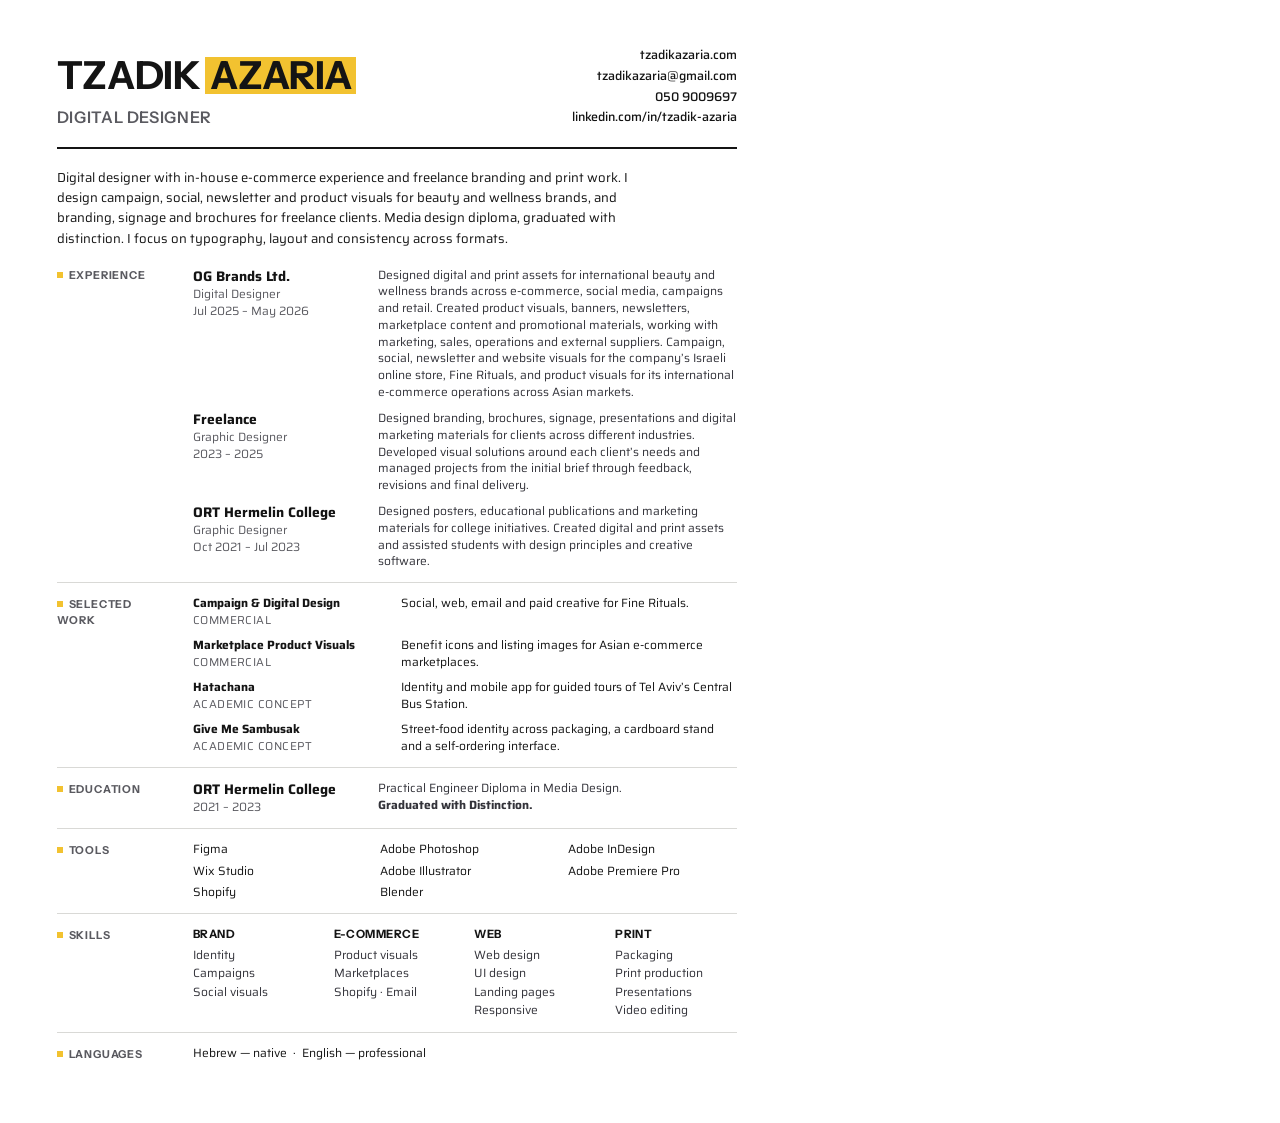
<file: tools/cv.html>
<!doctype html><html lang="en"><head><meta charset="utf-8"><title>Tzadik Azaria — CV</title>
<link rel="stylesheet" href="../fonts.css">
<style>
@page{size:A4;margin:0}
:root{--ink:#141414;--mute:#5a5a60;--line:#d9d9d6;--y:#F2C230}
*{box-sizing:border-box;margin:0}
a{color:inherit;text-decoration:none}
html,body{width:210mm;height:297mm}
body{font-family:'Saira','Arial Narrow',Arial,sans-serif;color:var(--ink);background:#fff;padding:12mm 15mm 8mm;font-size:9pt;line-height:1.4;font-stretch:100%}
header{display:grid;grid-template-columns:1fr auto;gap:12mm;align-items:end;padding-bottom:5mm;border-bottom:2.2px solid var(--ink)}
h1{font-weight:800;font-stretch:90%;font-size:31pt;line-height:.95;letter-spacing:-.005em;text-transform:uppercase}
h1 span{display:inline-block;background:var(--y);padding:0 .12em;margin-left:-.04em}
.role{margin-top:3.2mm;font-weight:600;font-size:12pt;letter-spacing:.05em;text-transform:uppercase;color:var(--mute)}
.contact{text-align:right;font-size:9.4pt;line-height:1.65;font-weight:500}
.sum{margin:5mm 0 1.5mm;font-size:9.8pt;line-height:1.55;max-width:158mm}
section{display:grid;grid-template-columns:30mm 1fr;gap:6mm;padding:3.2mm 0;border-top:1px solid var(--line)}
section:first-of-type{border-top:0}
h2{font-weight:700;font-size:8.2pt;letter-spacing:.06em;text-transform:uppercase;color:var(--mute);padding-top:.5mm}
h2::before{content:"";display:inline-block;width:6px;height:6px;background:var(--y);margin-right:6px;vertical-align:1px}
.it{display:grid;grid-template-columns:44mm 1fr;gap:5mm;margin-bottom:2.4mm}
.it:last-child{margin-bottom:0}
.it b{display:block;font-weight:700;font-size:10.4pt}
.it small{display:block;color:var(--mute);font-size:9pt}
.it p{color:#33333a}
.list{display:grid;grid-template-columns:repeat(4,1fr);gap:1.2mm 5mm}
.list.t{grid-template-columns:repeat(3,1fr)}
.sk h3{font-weight:700;font-size:8.6pt;letter-spacing:.04em;text-transform:uppercase;margin-bottom:1mm}
.sk p{color:#33333a;line-height:1.55}
.pj{display:grid;grid-template-columns:50mm 1fr;gap:5mm;margin-bottom:2.2mm}
.pj:last-child{margin-bottom:0}.pj b{font-weight:700}
.pj em{font-style:normal;color:var(--mute);font-size:8.6pt;letter-spacing:.04em}
@font-face{font-family:'Instrument Sans';font-weight:600;src:url(../assets/fonts/instrument-sans-600.woff2) format('woff2')}
@font-face{font-family:'Instrument Sans';font-weight:700;src:url(../assets/fonts/instrument-sans-700.woff2) format('woff2')}
h1,.role,h2,.sk h3{font-family:'Instrument Sans','Helvetica Neue',Arial,sans-serif;font-stretch:100%}
h1{font-weight:700;font-size:29pt;letter-spacing:-.01em}
.role{font-weight:600;letter-spacing:.04em}
h2{letter-spacing:.07em}
</style></head><body>
<header><div><h1>Tzadik <span>Azaria</span></h1><p class="role">Digital Designer</p></div>
<div class="contact"><a href="https://tzadikazaria.com">tzadikazaria.com</a><br><a href="mailto:tzadikazaria@gmail.com">tzadikazaria@gmail.com</a><br>050 9009697<br><a href="https://www.linkedin.com/in/tzadik-azaria">linkedin.com/in/tzadik-azaria</a></div></header>
<p class="sum">Digital designer with in-house e-commerce experience and freelance branding and print work. I design campaign, social, newsletter and product visuals for beauty and wellness brands, and branding, signage and brochures for freelance clients. Media design diploma, graduated with distinction. I focus on typography, layout and consistency across formats.</p>
<section><h2>Experience</h2><div>
<div class="it"><div><b>OG Brands Ltd.</b><small>Digital Designer<br>Jul 2025 – May 2026</small></div><p>Designed digital and print assets for international beauty and wellness brands across e-commerce, social media, campaigns and retail. Created product visuals, banners, newsletters, marketplace content and promotional materials, working with marketing, sales, operations and external suppliers. Campaign, social, newsletter and website visuals for the company’s Israeli online store, Fine Rituals, and product visuals for its international e-commerce operations across Asian markets.</p></div>
<div class="it"><div><b>Freelance</b><small>Graphic Designer<br>2023 – 2025</small></div><p>Designed branding, brochures, signage, presentations and digital marketing materials for clients across different industries. Developed visual solutions around each client’s needs and managed projects from the initial brief through feedback, revisions and final delivery.</p></div>
<div class="it"><div><b>ORT Hermelin College</b><small>Graphic Designer<br>Oct 2021 – Jul 2023</small></div><p>Designed posters, educational publications and marketing materials for college initiatives. Created digital and print assets and assisted students with design principles and creative software.</p></div></div></section>
<section><h2>Selected work</h2><div>
<div class="pj"><span><b>Campaign &amp; Digital Design</b><br><em>COMMERCIAL</em></span><span>Social, web, email and paid creative for Fine Rituals.</span></div>
<div class="pj"><span><b>Marketplace Product Visuals</b><br><em>COMMERCIAL</em></span><span>Benefit icons and listing images for Asian e-commerce marketplaces.</span></div>
<div class="pj"><span><b>Hatachana</b><br><em>ACADEMIC CONCEPT</em></span><span>Identity and mobile app for guided tours of Tel Aviv’s Central Bus Station.</span></div>
<div class="pj"><span><b>Give Me Sambusak</b><br><em>ACADEMIC CONCEPT</em></span><span>Street-food identity across packaging, a cardboard stand and a self-ordering interface.</span></div></div></section>
<section><h2>Education</h2><div class="it"><div><b>ORT Hermelin College</b><small>2021 – 2023</small></div><p>Practical Engineer Diploma in Media Design.<br><b style="display:inline;font-size:inherit">Graduated with Distinction.</b></p></div></section>
<section><h2>Tools</h2><div class="list t"><span>Figma</span><span>Adobe Photoshop</span><span>Adobe InDesign</span><span>Wix Studio</span><span>Adobe Illustrator</span><span>Adobe Premiere Pro</span><span>Shopify</span><span>Blender</span></div></section>
<section><h2>Skills</h2><div class="list sk">
<div><h3>Brand</h3><p>Identity<br>Campaigns<br>Social visuals</p></div>
<div><h3>E-commerce</h3><p>Product visuals<br>Marketplaces<br>Shopify · Email</p></div>
<div><h3>Web</h3><p>Web design<br>UI design<br>Landing pages<br>Responsive</p></div>
<div><h3>Print</h3><p>Packaging<br>Print production<br>Presentations<br>Video editing</p></div></div></section>
<section><h2>Languages</h2><div>Hebrew — native &nbsp;·&nbsp; English — professional</div></section>
</body></html>
</file>
<file: styles.css>
@import url('./fonts.css');
  
:root {
  --paper:#fff;
  --ink:#202020;
  --red:#f5051d;
  --muted:#707070;
  --line:#e6e6e6;
  --body:'DM Sans',Arial,sans-serif;
  --serif:'Archivo','Arial Narrow',Arial,sans-serif}

* {
  box-sizing:border-box}
html {
  scroll-behavior:smooth;
  scroll-padding-top:36px}
body {
  margin:0;
  background:var(--paper);
  color:var(--ink);
  font:15px/1.6 var(--body);
  -webkit-font-smoothing:antialiased}
a {
  color:inherit;
  text-decoration:none}
button {
  font:inherit;
  color:inherit;
  cursor:pointer}
img {
  display:block;
  max-width:100%;
  height:auto}
h1,h2,h3,p,figure {
  margin:0}
a,button {
  -webkit-tap-highlight-color:transparent}
a:focus-visible,button:focus-visible {
  outline:2px solid #222;
  outline-offset:6px}
::selection {
  background:#f9d6d9}
.wrap {
  width:calc(100% - 128px);
  max-width:1320px;
  margin-inline:auto}
.skip {
  position:fixed;
  z-index:100;
  top:-100px;
  left:20px;
  padding:10px 18px;
  background:#222;
  color:#fff}
.skip:focus {
  top:12px}

/* Identity and navigation */
.site-header {
  height:120px;
  display:flex;
  align-items:center;
  justify-content:space-between}
.brand img {
  width:96px;
  height:auto}
.nav {
  display:flex;
  align-items:center;
  gap:34px;
  font-size:13px}
.nav a {
  padding-block:8px;
  position:relative}
.nav a::after {
  content:'';
  position:absolute;
  left:0;
  right:100%;
  bottom:2px;
  height:1px;
  background:currentColor;
  transition:right .25s}
.nav a:hover::after,.nav a[aria-current]::after {
  right:0}
.menu-toggle {
  display:none;
  background:none;
  border:0;
  min-height:44px;
  min-width:60px}
.eyebrow {
  font-size:12px;
  color:var(--muted);
  font-weight:400;
  letter-spacing:.015em}

/* Opening statement */
.hero {
  padding-top:94px;
  padding-bottom:104px}
.hero-name {
  font-size:13px;
  color:#626262;
  margin-bottom:32px}
.hero h1 {
  font-size:clamp(50px,6.4vw,94px);
  font-weight:400;
  line-height:1.08;
  letter-spacing:-.065em}
.hero h1 em {
  font-family:var(--serif);
  font-weight:400;
  font-size:1.12em;
  letter-spacing:-.04em}
.hero-bottom {
  margin-top:52px;
  display:grid;
  grid-template-columns:1fr 1.3fr .6fr;
  gap:8%;
  align-items:end}
.hero-intro {
  max-width:360px;
  font-size:14px;
  line-height:1.7;
  color:#626262}
.hero-location {
  font-size:12px;
  color:#6b6b6b;
  text-align:right;
  line-height:1.8}
.hero-scroll {
  font-size:12px;
  width:max-content;
  padding-bottom:4px}
.hero-scroll span {
  margin-left:35px;
  display:inline-block;
  transition:transform .25s}
.hero-scroll:hover span {
  transform:translateY(5px)}

/* Selected work: images lead, annotations stay quiet */
.work {
  padding-top:0}
.section-heading {
  display:flex;
  align-items:center;
  justify-content:space-between;
  padding:20px 0;
  border-top:1px solid var(--line);
  margin-bottom:12px}
.section-heading h2,.section-heading p {
  font-size:12px;
  font-weight:400}
.section-heading p {
  color:#6b6b6b}
.work-card {
  display:block}
.project-stage {
  position:relative;
  overflow:hidden;
  background:#f5f5f5}
.featured-stage {
  height:590px;
  background:#f5f4f1;
  display:grid;
  place-items:center}
.campaign-pair {
  display:flex;
  justify-content:center;
  align-items:center;
  gap:4.5%;
  width:100%;
  padding:6.5% 12%}
.campaign-pair img {
  width:47%;
  height:auto;
  box-shadow:0 7px 24px #00000009}
.campaign-pair img:first-child {
  transform:translateY(-16px)}
.campaign-pair img:last-child {
  transform:translateY(16px)}
.project-stage img {
  transition:transform .65s cubic-bezier(.2,.7,.2,1)}
.work-card:hover .campaign-pair img:first-child,.work-card:focus-visible .campaign-pair img:first-child {
  transform:translateY(-22px)}
.work-card:hover .campaign-pair img:last-child,.work-card:focus-visible .campaign-pair img:last-child {
  transform:translateY(10px)}
.view-label {
  position:absolute;
  right:24px;
  bottom:22px;
  background:#fff;
  padding:9px 15px;
  font-size:11px;
  opacity:0;
  transform:translateY(7px);
  transition:opacity .25s,transform .25s}
.work-card:hover .view-label,.work-card:focus-visible .view-label {
  opacity:1;
  transform:translateY(0)}
.project-caption {
  display:flex;
  justify-content:space-between;
  gap:25px;
  padding-top:22px;
  align-items:start}
.project-caption h3 {
  font-size:22px;
  font-weight:500;
  letter-spacing:-.035em;
  line-height:1.3}
.project-caption p {
  font-size:12px;
  color:#6b6b6b;
  margin-top:8px}
.project-category {
  font-size:11px;
  text-align:right;
  line-height:1.8;
  color:#6b6b6b}
.project-index {
  font-size:11px;
  color:#6b6b6b;
  padding-top:5px}
.project-grid {
  display:grid;
  grid-template-columns:1.07fr 1fr;
  column-gap:7%;
  margin-top:92px;
  align-items:start}
.market-stage {
  height:500px;
  background:#f1f1ef;
  display:flex;
  align-items:center;
  justify-content:center;
  padding:9%;
  gap:0}
.market-one {
  width:62%;
  transform:translate(5%,-8%);
  box-shadow:0 5px 20px #0000000c}
.market-two {
  width:62%;
  transform:translate(-5%,12%);
  box-shadow:0 5px 20px #0000000c}
.work-card:hover .market-one {
  transform:translate(5%,-11%)}
.work-card:hover .market-two {
  transform:translate(-5%,9%)}
.hatachana-card {
  margin-top:120px}
.hatachana-stage {
  height:500px;
  background:#f7e6ac;
  display:flex;
  align-items:center;
  justify-content:center;
  gap:1%;
  padding:10% 7%}
.hat-character {
  width:38%;
  height:72%;
  object-fit:contain;
  align-self:end}
.hat-phone {
  width:47%;
  height:92%;
  object-fit:contain}
.work-card:hover .hat-phone {
  transform:translateY(-7px)}
.small-category {
  font-size:10px;
  color:#6b6b6b;
  margin-top:15px}
.sambusak-card {
  margin-top:96px;
  width:83%}
.sambusak-stage {
  height:580px;
  background:#f2f3f7;
  display:flex;
  align-items:center;
  justify-content:center;
  padding:5% 9%}
.sambusak-art {
  width:85%;
  height:100%;
  object-fit:contain}
.work-card:hover .sambusak-art {
  transform:scale(1.025)}

/* Personal introduction */
.about-strip {
  display:grid;
  grid-template-columns:1fr 2fr;
  gap:9%;
  margin-top:150px;
  margin-bottom:140px;
  padding-top:40px;
  border-top:1px solid var(--line)}
.about-strip h2 {
  font-size:clamp(30px,3.7vw,54px);
  font-weight:400;
  letter-spacing:-.05em;
  line-height:1.18}
.about-strip p:not(.eyebrow) {
  max-width:475px;
  color:#707070;
  font-size:14px;
  line-height:1.8;
  margin-top:25px}
.text-link {
  display:inline-block;
  font-size:12px;
  border-bottom:1px solid #999;
  padding-bottom:6px;
  margin-top:28px}
.text-link span {
  margin-left:26px}
.text-link:hover {
  border-color:#222}

/* A white, editorial footer */
.footer {
  border-top:1px solid var(--line);
  padding-top:35px;
  padding-bottom:28px}
.footer-top {
  display:flex;
  justify-content:space-between;
  align-items:center}
.availability {
  font-size:11px;
  color:#6b6b6b}
.availability:before {
  content:'';
  width:5px;
  height:5px;
  border-radius:50%;
  background:#738a72;
  display:inline-block;
  margin-right:8px;
  vertical-align:2px}
.footer-title {
  display:flex;
  justify-content:space-between;
  align-items:center;
  font-size:clamp(38px,5.5vw,78px);
  font-weight:400;
  line-height:1.2;
  letter-spacing:-.06em;
  padding:35px 0 65px}
.footer-title span {
  font-size:.8em;
  font-weight:400;
  transition:transform .25s}
.footer-title:hover span {
  transform:translate(5px,-5px)}
.footer-bottom {
  display:flex;
  justify-content:space-between;
  align-items:center;
  gap:20px;
  border-top:1px solid var(--line);
  padding-top:22px;
  font-size:11px;
  color:#666}
.footer-links {
  display:flex;
  gap:28px}
.footer-bottom a:hover {
  text-decoration:underline;
  text-underline-offset:5px}
.copyright {
  color:#6b6b6b}

/* Project pages */
.project-header {
  padding:38px 0 42px}
.back-link {
  font-size:11px;
  color:#6b6b6b;
  display:inline-block;
  margin-bottom:52px}
.project-title-row {
  display:flex;
  justify-content:space-between;
  align-items:end;
  gap:35px}
.project-title {
  font:400 clamp(42px,5.3vw,78px)/1.08 var(--body);
  letter-spacing:-.055em}
.project-title em {
  font-family:var(--serif);
  font-weight:400;
  font-size:1.05em;
  letter-spacing:-.02em}
.project-title-row .eyebrow {
  font-size:10px;
  text-align:right;
  line-height:1.8;
  padding-bottom:5px}
.case-hero {
  width:calc(100% - 128px);
  max-width:1320px;
  margin:0 auto 70px;
  height:min(54vw,700px);
  min-height:320px;
  display:flex;
  align-items:center;
  justify-content:center;
  overflow:hidden;
  position:relative}
.case-hero img {
  object-fit:contain}
.case-hero.campaign {
  background:#f5f4f1;
  padding:6%;
  gap:3%}
.case-hero.campaign img {
  width:31%;
  height:auto;
  box-shadow:0 5px 20px #00000008}
.case-hero.campaign img:nth-child(2) {
  transform:translateY(-7%)}
.case-hero.marketplace {
  background:#f1f1ef;
  gap:3%;
  padding:7%}
.case-hero.marketplace img {
  width:31%;
  height:auto;
  box-shadow:0 5px 20px #00000008}
.case-hero.marketplace img:nth-child(2) {
  transform:translateY(-7%)}
.case-hero.hatachana {
  background:#f7e6ac;
  padding:6%;
  gap:4%}
.case-hero.hatachana img {
  width:27%;
  height:92%}
.case-hero.hatachana img:nth-child(2) {
  height:78%;
  align-self:end}
.case-hero.sambusak {
  background:#f2f3f7;
  padding:5%}
.case-hero.sambusak img {
  width:88%;
  height:100%}
.project-summary {
  display:grid;
  grid-template-columns:1fr 1.6fr;
  gap:12%;
  margin-top:0;
  margin-bottom:110px}
.facts {
  display:grid;
  grid-template-columns:1fr 1fr;
  gap:24px;
  margin:0}
.facts dt {
  font-size:10px;
  color:#6b6b6b;
  margin-bottom:5px}
.facts dd {
  font-size:12px;
  margin:0}
.lead {
  font-size:clamp(23px,2.3vw,34px);
  font-weight:400;
  line-height:1.35;
  letter-spacing:-.035em}
.detail {
  font-size:14px;
  color:#727272;
  line-height:1.8;
  margin-top:22px}
.case-section {
  margin-top:90px;
  margin-bottom:110px}
.case-section-header {
  display:grid;
  grid-template-columns:1fr 1fr;
  gap:12%;
  align-items:end;
  margin-bottom:36px}
.case-section-header h2 {
  font:400 clamp(28px,3vw,44px)/1.17 var(--body);
  letter-spacing:-.04em}
.case-section-header em {
  font-family:var(--serif);
  font-size:1.1em;
  font-weight:400;
  letter-spacing:-.02em}
.case-section-header p {
  font-size:13px;
  line-height:1.8;
  color:#727272;
  max-width:440px}
.image-grid {
  display:grid;
  grid-template-columns:repeat(3,1fr);
  gap:24px;
  align-items:start}
.image-grid.two {
  grid-template-columns:1fr 1fr}
.image-button {
  border:0;
  background:none;
  padding:0;
  width:100%;
  display:block;
  position:relative}
.image-button img {
  width:100%;
  height:auto}
.image-button:after {
  content:'↗';
  position:absolute;
  bottom:12px;
  right:12px;
  display:grid;
  place-items:center;
  width:32px;
  height:32px;
  background:#fff;
  color:#222;
  opacity:0;
  transition:opacity .2s}
.image-button:hover:after,.image-button:focus-visible:after {
  opacity:1}
.image-note {
  font-size:10px;
  color:#6b6b6b!important;
  display:flex;
  justify-content:space-between;
  margin-top:16px}
.case-band {
  background:#f7f7f7;
  color:#222;
  padding:70px 0;
  margin-block:100px}
.flame-grid {
  display:grid;
  grid-template-columns:.62fr 1.38fr;
  gap:42px;
  align-items:center}
.flame-grid img {
  max-height:800px;
  object-fit:contain}
.flame-right {
  display:grid;
  gap:30px}
.system-notes {
  display:grid;
  grid-template-columns:repeat(3,1fr);
  gap:36px;
  margin-top:60px}
.system-notes article {
  border-top:1px solid var(--line);
  padding-top:18px}
.system-notes .number {
  font-size:11px;
  color:#6b6b6b}
.system-notes h3 {
  font-size:16px;
  font-weight:500;
  margin:24px 0 10px}
.system-notes p {
  font-size:12px;
  line-height:1.8;
  color:#6b6b6b}
.next-project {
  border-top:1px solid var(--line);
  padding:30px 0 90px}
.next-project a {
  display:flex;
  justify-content:space-between;
  gap:35px;
  font-size:clamp(28px,4vw,58px);
  line-height:1.15;
  letter-spacing:-.045em;
  margin-top:25px}
.next-project a span {
  transition:transform .25s}
.next-project a:hover span {
  transform:translate(5px,-5px)}
.character-stage {
  background:#fbf5e5;
  display:flex;
  justify-content:center;
  gap:15%;
  padding:60px}
.character-stage img {
  height:430px;
  max-width:35%;
  object-fit:contain}
.phone-stage {
  display:flex;
  gap:9%;
  justify-content:center;
  background:#f5f5f5;
  padding:65px 6%}
.phone-stage .image-button {
  width:25%}
.phone-stage img {
  width:100%;
  max-height:590px;
  object-fit:contain}
.brand-system {
  background:#f4f5fa;
  padding:8%;
  display:grid;
  grid-template-columns:1fr 1fr;
  gap:10%;
  align-items:center}
.brand-system img {
  max-height:500px;
  object-fit:contain}
.spatial-grid {
  display:grid;
  grid-template-columns:1fr 1.2fr 1fr;
  gap:22px;
  align-items:center}
.spatial-grid img {
  height:480px;
  object-fit:cover}
.tablet-stage {
  background:#f4f4f4;
  padding:50px}
.tablet-stage img {
  max-height:740px;
  object-fit:contain}

/* About */
.about-page {
  padding:75px 0 110px}
.about-hero {
  display:grid;
  grid-template-columns:1.45fr 1fr;
  gap:12%;
  align-items:end;
  padding-bottom:100px}
.about-hero h1 {
  font-size:clamp(40px,5.4vw,78px);
  font-weight:400;
  line-height:1.1;
  letter-spacing:-.055em;
  margin-top:30px}
.about-hero h1 em {
  font-family:var(--serif);
  font-weight:400;
  font-size:1.06em;
  letter-spacing:-.025em}
.about-intro {
  font-size:16px;
  line-height:1.8;
  color:#666;
  padding-bottom:5px}
.about-story,.experience-section {
  display:grid;
  grid-template-columns:1fr 2fr;
  gap:12%;
  padding-top:34px;
  border-top:1px solid var(--line);
  margin-bottom:85px}
.about-story p:not(.eyebrow) {
  font-size:16px;
  line-height:1.8;
  margin-bottom:24px;
  max-width:680px}
.experience-list article+article {
  margin-top:36px;
  border-top:1px solid var(--line);
  padding-top:26px}
.experience-list h2 {
  font-size:20px;
  letter-spacing:-.02em;
  font-weight:500;
  margin-bottom:12px}
.experience-list p {
  font-size:14px;
  line-height:1.8;
  color:#727272;
  max-width:630px}
.about-lists {
  border-top:1px solid var(--line);
  padding-top:34px;
  display:grid;
  grid-template-columns:1.2fr 1.1fr 1fr;
  gap:7%}
.about-lists h2 {
  font-size:12px;
  color:#6b6b6b;
  font-weight:400;
  margin-bottom:25px}
.about-lists ul {
  padding:0;
  margin:0;
  list-style:none;
  font-size:14px;
  line-height:1.9}
.about-lists p {
  font-size:14px;
  line-height:1.9}
.education-note {
  color:#6b6b6b;
  margin-top:14px}

/* Image viewer */
.lightbox {
  padding:60px 30px 25px;
  width:100vw;
  height:100dvh;
  max-width:100vw;
  max-height:100dvh;
  border:0;
  background:#fffffffa;
  color:#222}
.lightbox::backdrop {
  background:#fff}
.lightbox-inner {
  height:100%;
  display:flex;
  flex-direction:column;
  align-items:center;
  justify-content:center;
  gap:18px}
.lightbox img {
  max-height:calc(100dvh - 150px);
  max-width:95%;
  object-fit:contain}
.lightbox p {
  font-size:12px;
  color:#6b6b6b}
.lightbox-close {
  position:absolute;
  right:28px;
  top:18px;
  border:0;
  background:white;
  padding:10px 16px;
  min-height:44px}

@media(max-width:1000px) {
  .wrap,.case-hero {
  width:calc(100% - 80px)}
.hero {
  padding-top:65px;
  padding-bottom:80px}
.hero-bottom {
  gap:5%;
  grid-template-columns:.8fr 1.4fr .6fr}
.featured-stage {
  height:460px}
.market-stage,.hatachana-stage {
  height:400px}
.sambusak-stage {
  height:460px}
.project-caption h3 {
  font-size:19px}
.about-strip {
  margin-block:100px}
.about-hero {
  gap:8%}
.about-intro {
  font-size:14px}
.project-title-row {
  gap:20px}
.project-title-row .eyebrow {
  max-width:210px}
.case-hero {
  min-height:340px}
.spatial-grid img {
  height:360px}
}

@media(max-width:700px) {
  .wrap,.case-hero {
  width:calc(100% - 40px)}
.site-header {
  height:92px;
  position:relative;
  z-index:10}
.brand img {
  width:84px}
.menu-toggle {
  display:block;
  font-size:12px}
.nav {
  display:none;
  position:absolute;
  top:85px;
  left:-20px;
  right:-20px;
  background:#fff;
  border-bottom:1px solid var(--line);
  padding:20px;
  flex-direction:column;
  align-items:start;
  gap:10px}
.nav.is-open {
  display:flex}
.nav a {
  font-size:21px;
  width:100%;
  padding-block:8px}
.hero {
  padding-top:55px;
  padding-bottom:70px}
.hero-name {
  font-size:11px;
  margin-bottom:24px;
  max-width:250px}
.hero h1 {
  font-size:clamp(36px,8.6vw,60px);
  letter-spacing:-.055em;
  line-height:1.16}
.hero-bottom {
  margin-top:32px;
  display:flex;
  flex-wrap:wrap;
  gap:25px;
  align-items:end}
.hero-intro {
  order:0;
  width:100%;
  max-width:320px;
  font-size:13px;
  line-height:1.8}
.hero-scroll {
  order:1;
  font-size:11px;
  margin-top:6px}
.hero-location {
  order:2;
  margin-left:auto;
  font-size:10px}
.section-heading {
  padding-block:17px;
  margin-bottom:4px}
.section-heading h2,.section-heading p {
  font-size:11px}
.featured-stage {
  height:350px}
.campaign-pair {
  padding:8% 7%;
  gap:5%}
.campaign-pair img {
  width:46%}
.project-caption {
  padding-top:18px;
  gap:15px}
.project-caption h3 {
  font-size:19px}
.project-caption p {
  font-size:11px;
  line-height:1.7;
  max-width:250px}
.project-category {
  font-size:9px;
  line-height:1.7;
  min-width:75px;
  max-width:110px}
.project-grid {
  grid-template-columns:1fr;
  gap:46px;
  margin-top:46px}
.market-stage {
  height:410px}
.hatachana-card {
  margin-top:0}
.hatachana-stage {
  height:440px}
.sambusak-card {
  width:100%;
  margin-top:46px}
.sambusak-stage {
  height:360px;
  padding:5%}
.small-category {
  margin-top:12px;
  font-size:10px}
.view-label {
  opacity:1;
  transform:none;
  right:14px;
  bottom:14px;
  padding:7px 10px;
  font-size:10px}
.about-strip {
  grid-template-columns:1fr;
  gap:25px;
  margin:80px auto 85px;
  padding-top:25px}
.about-strip h2 {
  font-size:32px;
  line-height:1.2}
.about-strip p:not(.eyebrow) {
  font-size:13px;
  margin-top:22px}
.text-link {
  font-size:12px;
  margin-top:22px}
.footer {
  padding-top:28px}
.footer-top {
  align-items:start;
  gap:30px}
.footer-top .eyebrow,.availability {
  font-size:10px}
.availability {
  max-width:125px;
  text-align:right}
.availability:before {
  margin-right:5px}
.footer-title {
  font-size:clamp(28px,7.8vw,47px);
  padding:30px 0 40px;
  gap:15px;
  letter-spacing:-.05em}
.footer-bottom {
  flex-wrap:wrap;
  gap:18px;
  font-size:10px;
  padding-top:20px}
.footer-links {
  gap:18px}
.copyright {
  width:100%;
  padding-top:6px}
.project-header {
  padding:25px 0 28px}
.back-link {
  margin-bottom:30px;
  font-size:10px}
.project-title-row {
  display:block}
.project-title {
  font-size:clamp(36px,10.5vw,60px);
  line-height:1.1}
.project-title-row .eyebrow {
  text-align:left;
  font-size:9px;
  margin-top:20px;
  max-width:none}
.case-hero {
  height:370px;
  min-height:0;
  margin-bottom:34px}
.case-hero.campaign,.case-hero.marketplace {
  padding:4%;
  gap:2%}
.case-hero.campaign img,.case-hero.marketplace img {
  width:33%}
.case-hero.hatachana {
  padding:5%;
  gap:3%;
  height:400px}
.case-hero.hatachana img {
  width:30%;
  height:80%}
.case-hero.hatachana img:nth-child(2) {
  height:63%;
  align-self:center}
.case-hero.sambusak {
  padding:2%;
  height:350px}
.case-hero.sambusak img {
  width:95%}
.project-summary {
  grid-template-columns:1fr;
  gap:30px;
  margin-bottom:65px}
.facts {
  gap:20px}
.facts dt {
  font-size:9px}
.facts dd {
  font-size:11px}
.lead {
  font-size:23px;
  line-height:1.4}
.detail {
  font-size:13px;
  margin-top:18px}
.case-section {
  margin-top:65px;
  margin-bottom:70px}
.case-section-header {
  grid-template-columns:1fr;
  gap:20px;
  margin-bottom:25px}
.case-section-header h2 {
  font-size:30px}
.case-section-header p {
  font-size:13px}
.image-grid,.image-grid.two {
  grid-template-columns:1fr 1fr;
  gap:12px}
.image-grid>.image-button:last-child:nth-child(odd) {
  grid-column:1/-1;
  width:72%;
  justify-self:center}
.image-note {
  font-size:9px;
  gap:15px;
  line-height:1.7}
.case-band {
  padding:40px 0;
  margin-block:60px}
.flame-grid {
  gap:15px;
  grid-template-columns:.7fr 1.3fr}
.flame-right {
  gap:15px}
.system-notes {
  grid-template-columns:1fr;
  gap:24px;
  margin-top:35px}
.system-notes article {
  display:grid;
  grid-template-columns:30px 1fr;
  gap:0 15px}
.system-notes .number {
  grid-row:span 2;
  padding-top:3px}
.system-notes h3 {
  margin:0 0 8px;
  font-size:15px}
.system-notes p {
  font-size:12px}
.next-project {
  padding:25px 0 60px}
.next-project a {
  font-size:31px;
  gap:25px}
.character-stage {
  padding:35px 15px;
  gap:12%}
.character-stage img {
  max-width:40%;
  height:280px}
.phone-stage {
  padding:35px 5%;
  gap:6%}
.phone-stage .image-button {
  width:29%}
.brand-system {
  grid-template-columns:1fr;
  gap:35px;
  padding:10%}
.brand-system img {
  max-height:280px;
  justify-self:center}
.spatial-grid {
  gap:10px}
.spatial-grid img {
  height:240px}
.tablet-stage {
  padding:20px}
.about-page {
  padding:45px 0 70px}
.about-hero {
  grid-template-columns:1fr;
  gap:30px;
  padding-bottom:50px}
.about-hero h1 {
  font-size:clamp(38px,10.2vw,60px);
  margin-top:22px}
.about-intro {
  font-size:14px;
  max-width:480px}
.about-story,.experience-section {
  grid-template-columns:1fr;
  gap:25px;
  padding-top:25px;
  margin-bottom:50px}
.about-story p:not(.eyebrow) {
  font-size:14px;
  line-height:1.8}
.experience-list h2 {
  font-size:18px}
.experience-list p {
  font-size:13px}
.about-lists {
  grid-template-columns:1fr 1fr;
  gap:35px 25px}
.about-lists h2 {
  font-size:11px;
  margin-bottom:18px}
.about-lists ul,.about-lists p {
  font-size:12px}
.lightbox {
  padding:65px 12px 25px}
.lightbox img {
  max-width:100%}
.lightbox p {
  font-size:11px;
  text-align:center}
}

@media(prefers-reduced-motion:reduce) {
  html {
  scroll-behavior:auto}
*,*:before,*:after {
  transition:none!important;
  animation:none!important}
.work-card:hover img,.work-card:focus-visible img {
  transform:none!important}
}
</file>
<file: theme.css>
/* =========================================================================
   THEME — "Hey, I'm Tzadik" (Concept C applied to the full site)
   Loaded after styles.css. Quiet striped page, heavy condensed Archivo for
   display, DM Mono for small labels, DM Sans for reading text.
   ========================================================================= */
:root{
  --paper:#F3F3F2; --ink:#141415; --mute:#66666C; --line:rgba(20,20,21,.16);
  --red:#E5091F; --yel:#ECBA40; --blue:#6C89C5; --pink:#C25981;
  --disp:'Archivo','Arial Narrow',Arial,sans-serif; --mono:'DM Mono',ui-monospace,Menlo,monospace;
  --ease:cubic-bezier(.2,.8,.2,1);
}
html{scroll-padding-top:90px}
body{background-color:var(--paper);color:var(--ink);
  background-image:repeating-linear-gradient(90deg,rgba(20,20,21,.03) 0 1px,transparent 1px 5px);
  overflow-x:hidden}
::selection{background:var(--red);color:#fff}
a:focus-visible,button:focus-visible{outline:2px solid var(--red);outline-offset:4px}
.wrap{width:calc(100% - clamp(36px,6.8vw,112px));max-width:1160px}
.mono,.eyebrow,.facts dt,.image-note,.system-notes .number,.about-lists h2,.small-category,.back-link{font-family:var(--mono);text-transform:uppercase;letter-spacing:.06em;font-weight:400}
.hv,.project-title,.case-section-header h2,.next-project a,.footer-title,.about-hero h1,.about-strip h2,.section-heading h2,.hd{font-family:var(--disp);font-weight:900;font-stretch:62%;text-transform:uppercase;line-height:.92;letter-spacing:-.005em}
.project-title em,.case-section-header h2 em,.about-hero h1 em,.hd em{font-family:inherit;font-style:normal;font-weight:inherit;font-size:1em;letter-spacing:inherit;color:var(--red)}

/* ---- header: floating pill menu ------------------------------------------ */
.site-header{position:fixed;top:clamp(10px,1.3vw,18px);left:0;right:0;z-index:300;display:flex;justify-content:center;width:100%;max-width:none;margin:0;padding:0;height:auto;background:none;box-shadow:none;pointer-events:none}
.site-header.s{background:none;box-shadow:none;-webkit-backdrop-filter:none;backdrop-filter:none}
.hdr{pointer-events:auto;display:flex;align-items:center;gap:clamp(16px,2.6vw,38px);width:auto;max-width:calc(100% - 24px);height:auto;margin:0;padding:6px 6px 6px clamp(16px,1.6vw,22px);border-radius:99px;background:rgba(255,255,255,.84);-webkit-backdrop-filter:blur(14px) saturate(1.5);backdrop-filter:blur(14px) saturate(1.5);box-shadow:0 8px 30px rgba(20,20,21,.13),0 0 0 1px rgba(20,20,21,.06)}
.brand{display:block;justify-self:auto}
.brand img{width:clamp(62px,4.9vw,74px);height:auto;display:block}
.nav{display:flex;align-items:center;gap:clamp(12px,1.8vw,26px);font-family:var(--mono);font-size:max(12px,.8vw);letter-spacing:.06em;text-transform:uppercase}
.nav-main{display:flex;gap:2px;justify-self:auto}
.nav-side{display:flex;align-items:center;justify-self:auto}
.nav a{position:relative;padding:.7em 1.05em;border-radius:99px;transition:background .2s,color .2s}
.nav a::after{display:none}
.nav-main a:hover{background:rgba(20,20,21,.07);color:var(--ink)}
.nav-main a[aria-current]{background:rgba(255,255,255,.16);color:#fff}
.nav .pill{padding:.75em 1.25em;background:var(--ink);color:#fff}
.nav .pill:hover{background:var(--red);color:#fff}
.menu-toggle{display:none;font-family:var(--mono);font-size:12px;letter-spacing:.06em;text-transform:uppercase;border:0;border-radius:99px;padding:0 1.2em;min-height:38px;background:var(--ink);color:#fff}
body.inner main{padding-top:92px}

/* ---- home hero: colour block + draggable cut-outs --------------------------------- */
.hero2{position:relative;background:var(--red);color:#fff;min-height:min(100svh,880px);display:grid;place-items:center;text-align:center;overflow:hidden;border-radius:0 0 clamp(22px,3vw,44px) clamp(22px,3vw,44px);padding:clamp(120px,13vw,170px) 0 clamp(96px,9vw,130px)}
.hero2-in{position:relative;z-index:2;width:calc(100% - 48px);max-width:900px;margin-inline:auto}
.hero2 .eyebrow{display:inline-flex;align-items:center;gap:.7em;margin:0 0 clamp(20px,2.4vw,34px);font-family:var(--mono);font-size:max(11px,.78vw);letter-spacing:.07em;text-transform:uppercase;color:#fff}
.hero2 .eyebrow i{width:8px;height:8px;border-radius:50%;background:#fff;animation:blink 1.8s infinite}
.hero2 h1{font-family:var(--disp);font-weight:300;font-stretch:90%;text-transform:none;font-size:clamp(40px,7.4vw,112px);line-height:1.02;letter-spacing:-.04em;margin:0;color:#fff;animation:fade .9s .05s both}
.hero2 h1 b{font-weight:600}
.hero2 h1 span{display:block}
.hero2 .sub{max-width:31em;margin:clamp(18px,2vw,30px) auto 0;font-size:clamp(17px,1.5vw,23px);line-height:1.42;font-weight:400;color:#fff;opacity:.94;animation:fade .9s .25s both}
.hero2 .actions{display:flex;flex-wrap:wrap;gap:10px;justify-content:center;margin-top:clamp(22px,2.4vw,34px);animation:fade .9s .4s both}
.hero2 .cta,.hero2 .ghost{display:inline-flex;gap:.7em;align-items:center;padding:.9em 1.5em;border-radius:99px;font-family:var(--mono);font-size:max(12px,.82vw);letter-spacing:.06em;text-transform:uppercase;border:1.5px solid #fff;transition:background .25s,color .25s}
.hero2 .cta{background:#fff;color:var(--ink)}.hero2 .cta:hover{background:var(--ink);border-color:var(--ink);color:#fff}
.hero2 .ghost{background:transparent;color:#fff}.hero2 .ghost:hover{background:#fff;color:var(--red)}
.stk{position:absolute;z-index:1;left:var(--x);top:var(--y);height:var(--h);width:auto;max-width:none;transform:translate(calc(-50% + var(--dx,0px)),calc(-50% + var(--dy,0px))) rotate(var(--r,0deg));cursor:grab;touch-action:none;user-select:none;-webkit-user-drag:none;filter:drop-shadow(0 14px 18px rgba(0,0,0,.22));transition:filter .2s,scale .25s cubic-bezier(.3,1.6,.4,1);animation:fade .8s var(--d,.4s) both}
.stk.drag{cursor:grabbing;scale:1.07;z-index:3;filter:drop-shadow(0 24px 28px rgba(0,0,0,.3))}
@media (prefers-reduced-motion:no-preference){.stk:not(.drag){animation:stkin .8s var(--d,.4s) both,bob 6s ease-in-out calc(var(--d,.4s) + .8s) infinite}}
@keyframes stkin{from{opacity:0}to{opacity:1}}
@keyframes bob{50%{translate:0 -9px}}
.hint{position:absolute;z-index:2;left:0;right:0;bottom:clamp(18px,2.2vw,30px);margin:0;font-family:var(--mono);font-size:max(10px,.7vw);letter-spacing:.07em;text-transform:uppercase;color:rgba(255,255,255,.85)}

/* ---- selected projects ------------------------------------------------------------ */
.work{padding-top:clamp(70px,9vw,140px)}
.kicker{margin:0 0 clamp(10px,1.2vw,18px);color:var(--red);font-weight:600;font-size:clamp(18px,1.6vw,24px);letter-spacing:-.02em}
.lede{margin:0;max-width:21em;font-family:var(--disp);font-weight:300;font-stretch:90%;font-size:clamp(28px,4vw,58px);line-height:1.08;letter-spacing:-.035em}
.switch{display:inline-flex;margin-top:clamp(22px,2.6vw,36px);padding:3px;border:2px solid var(--red);border-radius:99px;background:#fff}
.switch button{padding:.62em 1.35em;border-radius:99px;font-size:14px;font-weight:600;letter-spacing:-.01em;color:var(--red);transition:background .2s,color .2s}
.switch button[aria-selected="true"]{background:var(--red);color:#fff}
.tiles{display:grid;grid-template-columns:repeat(2,minmax(0,1fr));gap:clamp(34px,4vw,56px) clamp(14px,2vw,28px);margin-top:clamp(28px,3.4vw,48px)}
.tile{display:block;position:relative}
.tile-m{position:relative;display:block;aspect-ratio:4/3;border-radius:clamp(14px,1.6vw,22px);overflow:hidden;background:var(--pb,#fff)}
.tile .project-stage{position:absolute;inset:0;width:100%;height:100%;aspect-ratio:auto;min-height:0;background:var(--pb,#fff)}
.tile .campaign-pair{box-sizing:border-box;position:absolute;inset:0;display:flex;align-items:center;justify-content:center;padding:0;gap:0}
.tile .campaign-pair img{position:relative;height:74%;width:auto;max-width:none;aspect-ratio:1;border-radius:6px;box-shadow:0 14px 34px rgba(0,0,0,.4);transition:transform .6s cubic-bezier(.2,.8,.2,1)}
.tile .campaign-pair img:first-child{transform:rotate(-4deg) translateX(8%)}
.tile .campaign-pair img:last-child{transform:rotate(3.5deg) translateX(-8%);margin-left:-4%}
.tile:hover .campaign-pair img:first-child{transform:rotate(-6deg) translate(2%,-3%)}.tile:hover .campaign-pair img:last-child{transform:rotate(5deg) translate(-2%,-1%)}
.tile .go{position:absolute;right:14px;bottom:14px;width:44px;opacity:0;transform:scale(.8);transition:opacity .25s,transform .35s cubic-bezier(.3,1.6,.4,1),background .25s}
.tile:hover .go,.tile:focus-visible .go{opacity:1;transform:scale(1)}
.tile-c{display:flex;justify-content:space-between;align-items:baseline;gap:14px;padding-top:14px}
.tile-c h3{margin:0;font-family:var(--disp);font-weight:600;font-stretch:100%;text-transform:none;font-size:clamp(17px,1.4vw,21px);line-height:1.2;letter-spacing:-.02em}
.tile-c p{margin:3px 0 0;color:var(--mute);font-size:14px;line-height:1.4}
.kind{flex:none;display:inline-flex;align-items:center;gap:7px;font-family:var(--mono);font-size:max(10px,.7vw);letter-spacing:.06em;text-transform:uppercase;color:var(--ink);white-space:nowrap}
.kind::before{content:"";width:8px;height:8px;border-radius:50%}
.kind.real::before{background:var(--red)}.kind.acad::before{border:1.5px solid var(--ink)}
.tile:hover h3{color:var(--red)}
.tile:focus-visible{outline:2px solid var(--red);outline-offset:6px;border-radius:12px}
.mosaic{display:grid;grid-template-columns:repeat(6,minmax(0,1fr));grid-auto-rows:clamp(86px,11.2vw,150px);grid-auto-flow:dense;gap:clamp(8px,1vw,14px);margin-top:clamp(28px,3.4vw,48px)}
.mosaic[hidden],.tiles[hidden]{display:none}
.mosaic a{position:relative;display:block;overflow:hidden;border-radius:clamp(10px,1.2vw,16px);background:#e4e4e2;grid-column:span var(--c,1);grid-row:span var(--r,1)}
.mosaic img{width:100%;height:100%;object-fit:cover;transition:transform .7s cubic-bezier(.2,.8,.2,1)}
.mosaic a:hover img,.mosaic a:focus-visible img{transform:scale(1.05)}
.mosaic a span{position:absolute;left:10px;bottom:10px;padding:.4em .8em;background:rgba(255,255,255,.92);color:var(--ink);border-radius:99px;font-family:var(--mono);font-size:10px;letter-spacing:.06em;text-transform:uppercase;opacity:0;transform:translateY(4px);transition:opacity .2s,transform .2s}
.mosaic a:hover span,.mosaic a:focus-visible span{opacity:1;transform:none}
.mosaic a:focus-visible{outline:2px solid var(--red);outline-offset:3px}

/* ---- about strip / footer -------------------------------------------------- */
.about-strip{display:block;text-align:center;border:0;padding:0;margin:clamp(90px,13vw,220px) auto clamp(80px,10vw,150px)}
.about-strip .eyebrow{display:none}
.about-strip h2{font-size:clamp(40px,6.2vw,100px);max-width:12em;margin-inline:auto}
.about-strip p:not(.eyebrow){max-width:36em;margin:clamp(20px,2.4vw,36px) auto 0;color:var(--mute);font-size:clamp(16px,1.35vw,22px);line-height:1.45}
.about-strip .text-link,.text-link{display:inline-flex;gap:.7em;margin-top:clamp(22px,2.6vw,38px);padding:.85em 1.4em;border:0;background:var(--ink);color:#fff;border-radius:99px;font-family:var(--mono);font-size:max(12px,.82vw);letter-spacing:.06em;text-transform:uppercase;transition:background .25s}
.text-link span{margin:0}.text-link:hover{background:var(--red)}
.footer{background:var(--ink);color:#fff;border:0;padding:clamp(70px,9vw,150px) 0 26px;width:100%;max-width:none;margin:0}
.footer .wrap{width:calc(100% - clamp(36px,6.8vw,112px))}
.footer-top{justify-content:center;gap:24px;flex-direction:column}
.footer .eyebrow{color:#9A9AA2}
.availability{font-family:var(--mono);font-size:max(11px,.75vw);color:#C9C9CF;letter-spacing:.06em;text-transform:uppercase}
.availability:before{background:var(--red);width:8px;height:8px}
.footer-title{display:block;text-align:center;font-size:clamp(48px,9.4vw,150px);padding:clamp(18px,2vw,34px) 0 clamp(24px,3vw,50px);letter-spacing:-.005em;transition:color .25s}
.footer-title:hover{color:var(--red)}
.footer-title span{display:none}
.footer-bottom{border-top:1px solid rgba(255,255,255,.2);color:#B6B6BC;font-family:var(--mono);font-size:max(11px,.78vw);letter-spacing:.06em;text-transform:uppercase;padding-top:20px;margin-top:clamp(20px,3vw,50px)}
.footer-bottom a:hover{color:#fff}
.copyright{color:#9A9AA2}

/* ---- project pages ----------------------------------------------------------- */
.project-header{padding:clamp(22px,3vw,40px) 0 clamp(26px,3vw,46px)}
.back-link{color:var(--mute);font-size:max(11px,.75vw);margin-bottom:clamp(26px,4vw,60px)}
.back-link:hover{color:var(--red)}
.project-title{font-size:clamp(54px,10.5vw,200px)}
.project-title-row{align-items:flex-end}
.project-title-row .eyebrow{font-size:max(11px,.75vw);color:var(--ink);line-height:1.9;max-width:none;padding-bottom:.6em}
.case-hero{background:var(--ph,#fff)!important;margin-bottom:clamp(40px,5vw,80px)}
.case-hero.campaign{--ph:#171719}.case-hero.marketplace{--ph:#fff}.case-hero.hatachana{--ph:#ECBA40}.case-hero.sambusak{--ph:#DDDADF}
.case-hero.campaign img{box-shadow:0 14px 40px rgba(0,0,0,.4)}
.facts dd{font-size:14px;line-height:1.4}
.facts dt{font-size:max(10px,.7vw);color:var(--mute)}
.lead{font-family:var(--body);font-weight:500;letter-spacing:-.03em}
.detail{color:var(--mute);font-size:15px}
.case-section-header h2{font-size:clamp(40px,5.6vw,104px)}
.case-section-header p{color:var(--mute);font-size:15px}
.section-heading.sh-case{border-top:1px solid var(--line);padding-top:20px}
.case-band{background:#fff}
.system-notes h3{font-family:var(--disp);font-weight:900;font-stretch:62%;text-transform:uppercase;font-size:clamp(24px,2.2vw,34px);letter-spacing:0;line-height:1}
.system-notes article{border-color:var(--line)}
.image-button:after{background:var(--ink);color:#fff;border-radius:50%}
.image-note{font-size:max(10px,.7vw)}
.next-project{border-top:1px solid var(--line);padding:clamp(34px,4vw,60px) 0 clamp(70px,8vw,130px)}
.next-project a{font-size:clamp(44px,8.5vw,160px);transition:color .25s}
.next-project a:hover{color:var(--red)}

/* ---- about page ---------------------------------------------------------------- */
.about-hero h1{font-size:clamp(46px,7.6vw,140px)}
.experience-list h2{font-family:var(--disp);font-weight:900;font-stretch:62%;text-transform:uppercase;font-size:clamp(26px,2.4vw,40px);letter-spacing:0;line-height:1}
.about-story,.experience-section,.about-lists{border-color:var(--line)}

@keyframes fade{from{opacity:0;transform:translateY(14px)}to{opacity:1;transform:none}}
@keyframes blink{50%{opacity:.25}}
.js .rv{opacity:0;transform:translateY(26px);transition:opacity .8s var(--ease),transform .8s var(--ease)}.js .rv.in{opacity:1;transform:none}
@media (prefers-reduced-motion:reduce){html{scroll-behavior:auto}*,*::before,*::after{animation:none!important;transition-duration:.01ms!important}.js .rv{opacity:1;transform:none}.stk{animation:none!important}}
.case-hero{max-width:1160px}

/* ---- type system: light sans only (no script, no handwriting, no serif) ---- */
.hv,.project-title,.case-section-header h2,.next-project a,.footer-title,.about-hero h1,.about-strip h2,.section-heading h2,.system-notes h3,.experience-list h2{font-family:var(--disp);font-weight:300;font-stretch:90%;text-transform:none;line-height:1.02;letter-spacing:-.035em}
.project-title em,.case-section-header h2 em,.about-hero h1 em,.about-strip h2 em,.footer-title em,.next-project em{font-family:inherit;font-style:normal;font-weight:600;font-size:1em;letter-spacing:inherit;color:var(--red)}
.project-title{font-size:clamp(40px,6.6vw,100px);color:var(--red)}
.project-title em{color:inherit}
.case-section-header h2,.case-section .section-heading h2,.system-notes h3,.experience-list h2{font-size:clamp(20px,1.9vw,28px);font-weight:600;font-stretch:100%;letter-spacing:-.02em}
.about-hero h1{font-size:clamp(38px,5.8vw,88px)}
.about-strip h2{font-size:clamp(32px,4.6vw,72px);max-width:14em}
.footer-title{font-size:clamp(38px,7vw,106px)}
.next-project a{font-size:clamp(32px,5.4vw,84px)}
.lead,.about-strip p:not(.eyebrow),.footer .availability{font-family:var(--disp);font-weight:300;font-stretch:100%;letter-spacing:-.01em}
.lead{font-weight:300}
.about-strip p:not(.eyebrow){font-size:clamp(17px,1.5vw,23px)}
.facts dd{font-weight:400}

@media (max-width:1000px){.wrap,.case-hero{width:calc(100% - 48px)}}
@media (max-width:700px){
  html,body{overflow-x:clip}
  .wrap,.case-hero,.footer .wrap{width:calc(100% - 36px)}
  .hdr{width:calc(100% - 24px);max-width:none;justify-content:space-between;gap:12px;padding:6px 6px 6px 16px;background:rgba(255,255,255,.96);-webkit-backdrop-filter:none;backdrop-filter:none}
  .menu-toggle{display:block;position:relative;z-index:320}
  .nav{display:none;position:fixed;inset:0;z-index:310;background:var(--ink);padding:96px 22px 30px;flex-direction:column;align-items:flex-start;gap:0;overflow:auto;font-size:12px}
  .nav.is-open{display:flex}
  .nav-main{flex-direction:column;gap:2px;margin-bottom:26px}
  .nav-main a,.nav-main a:hover,.nav-main a[aria-current]{font-family:var(--disp);font-weight:700;font-stretch:90%;font-size:42px;line-height:1.1;letter-spacing:0;text-transform:uppercase;padding:4px 0;min-height:44px;background:none;border-radius:0;color:#fff}
  .nav-main a[aria-current]{color:var(--accent,#F2C230)}
  .nav-side .pill{font-size:13px;padding:.9em 1.4em}
  .hero2{min-height:100svh;padding:112px 0 120px}
  .hero2 h1{font-size:11.6vw}
  .stk{left:var(--mx);top:var(--my);height:calc(var(--h)*.6)}
  .stk.hide-m{display:none}
  .tiles{grid-template-columns:1fr}
  .mosaic{grid-template-columns:repeat(4,minmax(0,1fr))}
  .mosaic a{grid-column:span min(var(--c,1),2)}
  .mosaic a span{display:none}
  .tile .go{display:none}
  .kind{font-size:10px}
  .project-title{font-size:13vw}
  .project-title-row{flex-direction:column;align-items:flex-start;gap:14px}
  .about-hero h1{font-size:11.4vw}
  .about-strip h2{font-size:9.6vw}
  .footer-title{font-size:12.4vw}
  .next-project a{font-size:11vw}
  .footer-bottom{flex-direction:column;align-items:flex-start;gap:14px}
}
</file>
<file: v9.css>
/* =========================================================================
   V9 — loaded after styles.css + theme.css (the V8 foundation, untouched).
   Adds: hero vector accents, selected-work grid, the shared case-study
   system, refined About, lightbox navigation.
   Content width: 1160px. `.wide` / `.cover` / `.panel.wide` may extend to 1360px.
   ========================================================================= */
:root{--body:'Saira','Arial Narrow',system-ui,Arial,sans-serif;--mono:'Saira','Arial Narrow',system-ui,Arial,sans-serif;--w:1160px;--wideW:1360px;--gut:clamp(24px,4vw,64px);--rad:clamp(12px,1.5vw,20px);--sp:clamp(88px,11vw,176px)}
.wide{width:calc(100% - var(--gut));max-width:var(--wideW);margin-inline:auto}
.lab,.sublab,.cap-in{font-family:var(--mono);font-size:max(11px,.72vw);letter-spacing:.06em;text-transform:uppercase;color:var(--mute)}
.lab,.cap-in{margin:0}
.lab b{color:var(--red);font-weight:400;margin-right:.6em}

/* ---------- hero: V8 colour block + a few design-tool accents ---------- */
.hero2{min-height:min(100svh,860px)}
.hero2 h1 .l2{position:relative}
.sel{position:relative;display:inline-block;font-weight:600;padding:0 .08em;margin:0 -.08em}
.sel::before{content:"";position:absolute;inset:.04em -.04em .02em;border:1px solid rgba(255,255,255,.85);pointer-events:none}
.sel .hd{position:absolute;width:9px;height:9px;background:var(--red);border:1.5px solid #fff;border-radius:1px;pointer-events:none}
.sel .tl{left:calc(-.04em - 4.5px);top:calc(.04em - 4.5px)}.sel .tr{right:calc(-.04em - 4.5px);top:calc(.04em - 4.5px)}
.sel .bl{left:calc(-.04em - 4.5px);bottom:calc(.02em - 4.5px)}.sel .br{right:calc(-.04em - 4.5px);bottom:calc(.02em - 4.5px)}
.sel .dim{position:absolute;right:-.04em;top:calc(.04em - 30px);padding:3px 8px;border-radius:3px;background:#fff;color:var(--red);font:400 10px/1.4 var(--mono);letter-spacing:.06em;text-transform:uppercase;white-space:nowrap;font-style:normal}
.vec{display:block;width:100%;height:84px;margin:clamp(6px,1vw,14px) 0 0;overflow:visible;position:relative;z-index:3}
.vp{fill:none;stroke:#fff;stroke-width:1.6;stroke-linecap:round}
.vh{fill:none;stroke:rgba(255,255,255,.55);stroke-width:1}
.vpts .a{fill:#fff;stroke:var(--red);stroke-width:1.5;cursor:grab}
.vpts .c{fill:var(--red);stroke:#fff;stroke-width:1.3;cursor:grab}
.vpts .a,.vpts .c{touch-action:none}
.vpts .on{cursor:grabbing}
.vpts .a:hover,.vpts .c:hover,.vpts .on{stroke-width:2.4}
.guide{position:absolute;left:0;right:0;top:50%;height:0;border-top:1px solid rgba(255,255,255,.32);z-index:1;pointer-events:none}
.guide span{position:absolute;right:clamp(14px,2vw,28px);top:-1.5em;font:400 10px/1 var(--mono);letter-spacing:.07em;text-transform:uppercase;color:rgba(255,255,255,.7)}
.hero2 .sub{margin-top:clamp(8px,1vw,14px)}
@media (max-width:900px){.sel .dim{display:none}}
@media (max-width:700px){.vec{height:60px}.guide span{display:none}.sel .hd{width:7px;height:7px}.sel .tl,.sel .bl{left:calc(-.04em - 3.5px)}.sel .tr,.sel .br{right:calc(-.04em - 3.5px)}.sel .tl,.sel .tr{top:calc(.04em - 3.5px)}.sel .bl,.sel .br{bottom:calc(.02em - 3.5px)}}

/* ---------- selected work ---------- */
.work{padding-top:clamp(64px,8vw,120px)}
.work-head{display:grid;grid-template-columns:minmax(0,1fr) auto;gap:8px 32px;align-items:end}
.work-head .kicker{grid-column:1/-1;margin-bottom:0}
.lede{font-size:clamp(26px,3.5vw,50px);max-width:23em}
.work-key{display:flex;flex-direction:column;gap:8px;align-items:flex-start;margin:0;padding-bottom:.5em}
.pj-grid{display:grid;grid-template-columns:repeat(3,minmax(0,1fr));gap:clamp(40px,5vw,72px) clamp(14px,2vw,28px);margin-top:clamp(28px,3.4vw,48px)}
.pj{display:flex;flex-direction:column;position:relative}
.pj.feat{grid-column:1/-1}
.pj-m{position:relative;display:block;overflow:hidden;border-radius:var(--rad);background:var(--bg);aspect-ratio:4/5}
.pj.feat .pj-m{aspect-ratio:2.35/1}
.pj-m img{position:absolute;max-width:none;transition:transform .7s var(--ease)}
.pj-m .go{position:absolute;right:14px;bottom:14px;z-index:3;width:44px;height:44px;display:grid;place-items:center;border-radius:50%;background:var(--ink);color:#fff;font-size:18px;opacity:0;transform:scale(.8);transition:opacity .25s,transform .35s cubic-bezier(.3,1.6,.4,1),background .25s}
.pj:hover .go,.pj:focus-visible .go{opacity:1;transform:scale(1)}
.pj:hover .go{background:var(--red)}
/* featured: three tilted squares */
.trio3{position:absolute;inset:0;display:flex;align-items:center;justify-content:center}
.trio3 img{position:relative;height:70%;width:auto;aspect-ratio:1;border-radius:6px;box-shadow:0 18px 40px rgba(0,0,0,.45);margin-inline:-.5%;transition:transform .7s var(--ease)}
.trio3 img:nth-child(1){transform:rotate(-5deg) translateY(2%)}
.trio3 img:nth-child(2){transform:translateY(-3%);z-index:2}
.trio3 img:nth-child(3){transform:rotate(5deg) translateY(2%)}
.pj:hover .trio3 img:nth-child(1){transform:rotate(-7deg) translate(-3%,0)}.pj:hover .trio3 img:nth-child(2){transform:translateY(-6%)}.pj:hover .trio3 img:nth-child(3){transform:rotate(7deg) translate(3%,0)}
/* marketplace */
.mk{position:absolute;inset:0}
.mk img{width:66%;height:auto;border-radius:6px;box-shadow:0 14px 34px rgba(20,20,21,.2)}
.mk img:first-child{left:6%;top:9%;transform:rotate(-3deg)}
.mk img:last-child{right:6%;bottom:9%;transform:rotate(3deg)}
.pj:hover .mk img:first-child{transform:rotate(-4.5deg) translate(-2%,-2%)}.pj:hover .mk img:last-child{transform:rotate(4.5deg) translate(2%,2%)}
/* hatachana */
.ht{position:absolute;inset:0}
.ht img:first-child{left:6%;bottom:0;height:70%;width:auto}
.ht img:last-child{right:9%;top:50%;height:82%;width:auto;transform:translateY(-50%);filter:drop-shadow(0 16px 24px rgba(0,0,0,.25))}
.pj:hover .ht img:last-child{transform:translateY(-52%)}
/* sambusak */
.sb{position:absolute;inset:0}
.sb img{left:50%;top:50%;width:104%;height:auto;transform:translate(-50%,-50%)}
.pj:hover .sb img{transform:translate(-50%,-50%) scale(1.04)}
.pj-c{display:grid;grid-template-columns:auto minmax(0,1fr);gap:4px 14px;padding-top:16px;align-items:start}
.pj-n{font:400 11px/1.9 var(--mono);color:var(--mute);letter-spacing:.06em}
.pj-t h3{margin:0;font-family:var(--disp);font-weight:600;font-stretch:100%;font-size:clamp(19px,1.6vw,24px);line-height:1.2;letter-spacing:-.02em;transition:color .2s}
.pj-t p{margin:6px 0 0;color:var(--mute);font-size:14.5px;line-height:1.5;max-width:34em}
.pj:hover h3{color:var(--red)}
.pj-k{grid-column:2;display:flex;flex-wrap:wrap;align-items:center;gap:6px 16px;margin-top:10px}
.pj-tags{font:400 max(10px,.68vw)/1.5 var(--mono);letter-spacing:.05em;text-transform:uppercase;color:var(--mute)}
.pj-cta{flex-basis:100%;margin-top:4px;font:400 max(11px,.72vw)/1 var(--mono);letter-spacing:.06em;text-transform:uppercase;border-bottom:1px solid transparent;padding-bottom:3px;transition:border-color .2s}
.pj-cta i{font-style:normal;display:inline-block;transition:transform .25s}
.pj:hover .pj-cta{border-color:currentColor}.pj:hover .pj-cta i{transform:translateX(4px)}
.pj:focus-visible{outline:2px solid var(--red);outline-offset:8px;border-radius:12px}
.pj.feat .pj-c{grid-template-columns:auto minmax(0,1.1fr) minmax(0,1fr);gap:0 clamp(14px,3vw,48px)}
.pj.feat .pj-k{grid-column:3;margin-top:2px;flex-direction:column;align-items:flex-start;gap:8px}
.pj.feat .pj-cta{flex-basis:auto;margin-top:6px}
.pj.feat .pj-t h3{font-size:clamp(24px,2.6vw,38px);letter-spacing:-.03em}
@media (max-width:1000px){.pj-grid{grid-template-columns:repeat(2,minmax(0,1fr))}.pj.feat .pj-m{aspect-ratio:2/1}.pj-grid .pj:nth-child(4){grid-column:1/-1}.pj-grid .pj:nth-child(4) .pj-m{aspect-ratio:2/1}}
@media (max-width:700px){
  .work-head{grid-template-columns:1fr}.work-key{flex-direction:row;gap:18px;padding:0}
  .pj-grid{grid-template-columns:1fr;gap:44px}
  .pj-grid .pj:nth-child(4) .pj-m,.pj-m,.pj.feat .pj-m{aspect-ratio:4/3.4}
  .pj.feat .pj-m{aspect-ratio:1.25/1}
  .pj.feat .pj-c{grid-template-columns:auto minmax(0,1fr)}.pj.feat .pj-k{grid-column:2;margin-top:10px;flex-direction:row;flex-wrap:wrap;gap:6px 16px}
  .pj-m .go{display:none}
  .ht img:first-child{height:66%}
  .sb img{width:96%}
  .pj-grid .pj:nth-child(4) .pj-m .sb img{width:70%}
  .trio3 img{height:54%}
}

/* ---------- case studies: one system, four characters ---------- */
body.case main{padding-top:0}
.ch{padding-top:clamp(92px,9vw,128px)}
.ch-top{display:flex;justify-content:space-between;align-items:center;gap:16px;margin-bottom:clamp(26px,3.6vw,52px)}
.ch-top .back-link{margin:0}
.ch-main{display:grid;grid-template-columns:minmax(0,1.2fr) minmax(0,1fr);gap:clamp(22px,5vw,88px);align-items:end}
.ct{margin:0;font-family:var(--disp);font-weight:300;font-stretch:90%;font-size:clamp(44px,6.4vw,92px);line-height:.98;letter-spacing:-.04em;color:var(--ink)}
.ct em{font-style:normal;font-weight:600;color:var(--red)}
.cl{margin:0;font-family:var(--disp);font-weight:400;font-stretch:100%;font-size:clamp(19px,1.7vw,25px);line-height:1.3;letter-spacing:-.02em}
.cd{margin:14px 0 0;color:var(--mute);font-size:15.5px;line-height:1.65;max-width:34em}
.acad-note{display:block;margin-top:14px;font:400 max(10px,.68vw)/1.5 var(--mono);letter-spacing:.06em;text-transform:uppercase;color:var(--ink)}
.cm{display:grid;grid-template-columns:repeat(4,minmax(0,1fr));gap:20px clamp(16px,3vw,40px);margin:clamp(32px,4vw,56px) 0 0;padding:20px 0;border-top:1px solid var(--line);border-bottom:1px solid var(--line)}
.cm dt{font:400 max(10px,.68vw)/1.4 var(--mono);letter-spacing:.06em;text-transform:uppercase;color:var(--mute);margin-bottom:6px}
.cm dd{margin:0;font-size:15px;line-height:1.4}
.cover{position:relative;margin-top:clamp(26px,3.4vw,48px);border-radius:var(--rad);background:var(--bg);overflow:hidden;aspect-ratio:var(--ar,2/1);max-height:78vh;display:grid;place-items:center}
.cover.wide{width:calc(100% - var(--gut));max-width:var(--wideW)}
.cover .trio{display:flex;align-items:center;justify-content:center;gap:2.4%;width:100%;height:100%;padding:5% 6%}
.cover .trio img{width:30%;height:auto;max-height:100%;object-fit:cover;border-radius:6px;box-shadow:0 18px 44px rgba(0,0,0,.38)}
.cover .trio.flat img{box-shadow:0 14px 36px rgba(20,20,21,.16)}
.cover .trio img:nth-child(2){transform:translateY(-4%)}
.cover .full,.cover .full img{width:100%;height:100%}
.cover .full img{object-fit:cover}
.cover .one{width:100%;height:100%;display:grid;place-items:center;padding:4%}
.cover .one img{max-height:100%;width:auto;max-width:78%;object-fit:contain}

.note{display:grid;grid-template-columns:minmax(0,1fr) minmax(0,2fr);gap:12px clamp(20px,4vw,64px);margin-top:var(--sp);margin-bottom:clamp(20px,2.4vw,32px);align-items:baseline}
.note .txt{margin:0;max-width:34em;font-size:clamp(17px,1.45vw,21px);line-height:1.45;letter-spacing:-.01em;font-family:var(--disp);font-weight:300;font-stretch:100%}
.note+.wrap,.note+.wide,.note+.panel{margin-top:0}
.sublab{margin-top:clamp(36px,4.4vw,64px);margin-bottom:14px}
.gal{display:grid;gap:clamp(12px,1.6vw,24px);grid-template-columns:repeat(var(--n,3),minmax(0,1fr));align-items:start}
.gal.n2{--n:2}.gal.n3{--n:3}.gal.n4{--n:4}.gal.n5{--n:5}
.gal+.gal,.wrap+.wrap.tightwrap{margin-top:clamp(12px,1.6vw,24px)}
.wrap>.gal.tight,.wrap.tightwrap{margin-top:clamp(12px,1.6vw,24px)}
.fg{margin:0;min-width:0}
.zoom{display:block;width:100%;padding:0;border:0;background:none;cursor:zoom-in;overflow:hidden;border-radius:clamp(8px,1vw,12px);position:relative}
.zoom img{width:100%;height:auto;transition:transform .7s var(--ease)}
.zoom:hover img{transform:scale(1.03)}
.zoom::after{content:"↗";position:absolute;right:10px;bottom:10px;width:34px;height:34px;display:grid;place-items:center;border-radius:50%;background:var(--ink);color:#fff;font-size:14px;opacity:0;transform:scale(.85);transition:opacity .2s,transform .25s}
.zoom:hover::after,.zoom:focus-visible::after{opacity:1;transform:none}
.zoom:focus-visible{outline:2px solid var(--red);outline-offset:3px}
.fg figcaption{display:flex;gap:.9em;padding-top:10px;font:400 max(10px,.68vw)/1.5 var(--mono);letter-spacing:.06em;text-transform:uppercase;color:var(--mute)}
.fg figcaption b{font-weight:400;color:var(--red)}
.panel{background:var(--bg);border-radius:var(--rad);padding:clamp(18px,3.6vw,60px);margin-inline:auto;margin-top:clamp(12px,1.6vw,24px)}
.note+.panel{margin-top:0}
.panel.wide{width:calc(100% - var(--gut));max-width:var(--wideW)}
.panel.wrap{max-width:var(--w)}
.panel .zoom{border-radius:8px}
.gal.sm{gap:clamp(10px,1.2vw,18px)}
/* campaign: Flame Sale — tall email + banner + social */
.flame{display:grid;grid-template-columns:minmax(0,.42fr) minmax(0,1fr);gap:clamp(14px,2.4vw,36px);align-items:start}
.flame .col{display:grid;gap:clamp(14px,2vw,28px)}
/* hatachana */
.chars{display:flex;justify-content:center;align-items:flex-end;gap:clamp(24px,9vw,140px);padding-top:clamp(8px,2vw,24px)}
.chars img{height:clamp(240px,34vw,470px);width:auto;max-width:42%;object-fit:contain}
.cap-in{text-align:center;margin-top:18px;color:rgba(20,20,21,.7)}
.gal.phones{gap:clamp(10px,1.8vw,28px);align-items:start}
.phones .zoom{border-radius:0;background:none}
.phones .zoom img{filter:drop-shadow(0 14px 22px rgba(20,20,21,.18))}
.phones .zoom::after{display:none}
/* sambusak */
.sys{display:grid;grid-template-columns:1fr 1fr;gap:clamp(14px,3vw,48px);align-items:center}
.gal.spat{grid-template-columns:minmax(0,1fr) minmax(0,1.55fr) minmax(0,1fr);align-items:center}
.one.tab{display:block}
.one.tab .fg{max-width:980px;margin-inline:auto}

/* next project */
.nx{margin-top:var(--sp);padding-bottom:clamp(60px,8vw,120px)}
.nx-top{display:flex;justify-content:space-between;gap:16px;padding-top:18px;border-top:1px solid var(--line);margin-bottom:clamp(20px,3vw,40px)}
.prev-link{font:400 max(11px,.72vw)/1.4 var(--mono);letter-spacing:.06em;text-transform:uppercase;color:var(--mute);transition:color .2s}
.prev-link:hover{color:var(--red)}
.nx-a{display:grid;grid-template-columns:minmax(0,1.3fr) minmax(0,.9fr);gap:clamp(20px,4vw,64px);align-items:center}
.nx-t{display:flex;flex-direction:column;gap:14px;align-items:flex-start}
.nx-h{font-family:var(--disp);font-weight:300;font-stretch:90%;font-size:clamp(34px,5.4vw,80px);line-height:1;letter-spacing:-.035em;transition:color .25s}
.nx-a:hover .nx-h{color:var(--red)}
.nx-m{position:relative;display:grid;place-items:center;aspect-ratio:4/3;border-radius:var(--rad);background:var(--bg);overflow:hidden}
.nx-m img{max-width:72%;max-height:76%;width:auto;height:auto;object-fit:contain;transition:transform .7s var(--ease)}
.nx-a:hover .nx-m img{transform:scale(1.05)}
.nx-m .go{position:absolute;right:14px;bottom:14px;width:44px;height:44px;display:grid;place-items:center;border-radius:50%;background:var(--ink);color:#fff;font-size:18px}

/* ---------- case studies: responsive ---------- */
@media (max-width:900px){
  .ch-main{grid-template-columns:1fr;align-items:start}
  .cm{grid-template-columns:repeat(2,minmax(0,1fr))}
  .note{grid-template-columns:1fr}
  .nx-a{grid-template-columns:1fr}.nx-m{order:-1}
  .gal.n4{--n:2}
  .flame{grid-template-columns:1fr}.flame>.fg:first-child{max-width:60%}
}
@media (max-width:700px){
  .cover{aspect-ratio:auto;height:min(78vw,420px)}
  .cover .trio{gap:2%;padding:6% 4%}
  .cover .trio img{width:31%}
  .cover .full{height:100%}
  .cover[style*="2.165"]{height:auto;aspect-ratio:1.6/1}
  .cover .full img{object-position:25% 50%}
  .gal.n3:not(.phones):not(.spat),.gal.n2:not(.tight):not(.sm){--n:1}
  .gal.tight{--n:1}
  .panel .gal.n2{--n:1}
  .gal.phones{display:grid;grid-auto-flow:column;grid-template-columns:none;grid-auto-columns:58%;overflow-x:auto;scroll-snap-type:x mandatory;gap:14px;padding-bottom:6px;-webkit-overflow-scrolling:touch}
  .gal.phones>.fg{scroll-snap-align:center}
  .gal.spat{--n:2}.gal.spat .fg:nth-child(2){grid-column:1/-1;order:-1}
  .sys{grid-template-columns:1fr}
  .chars{gap:14px}.chars img{height:min(62vw,300px);max-width:46%}
  .nx-h{font-size:12vw}
}

/* ---------- about ---------- */
.about-page{padding:clamp(100px,11vw,150px) 0 clamp(70px,9vw,130px)}
.about-hero{padding-bottom:clamp(56px,7vw,100px);align-items:end}
.about-hero h1{font-size:clamp(40px,6.4vw,96px)}
.about-intro{font-family:var(--disp);font-weight:300;font-stretch:100%;font-size:clamp(17px,1.5vw,22px);line-height:1.5;color:var(--ink);letter-spacing:-.01em;max-width:28em}
.about-story,.experience-section{grid-template-columns:minmax(0,1fr) minmax(0,2.2fr);gap:clamp(20px,4vw,64px);padding-top:26px;margin-bottom:clamp(56px,7vw,96px)}
.about-story p:not(.eyebrow){font-size:clamp(16px,1.25vw,18px);line-height:1.7;max-width:36em;color:var(--ink);margin-bottom:18px}
.about-actions{display:flex;flex-wrap:wrap;gap:10px;margin-top:28px}
.about-actions .text-link{margin:0}
.text-link.ghost-l{background:transparent;color:var(--ink);box-shadow:inset 0 0 0 1.5px var(--ink)}
.text-link.ghost-l:hover{background:var(--ink);color:#fff}
.experience-list{display:block}
.experience-list article+article{margin-top:0}
.xp{display:grid;grid-template-columns:34px minmax(0,.9fr) minmax(0,1.5fr);gap:6px clamp(14px,3vw,40px);padding:24px 0;border-top:1px solid var(--line)}
.xp:first-child{padding-top:0;border-top:0}
.xn{font:400 11px/2.4 var(--mono);letter-spacing:.06em;color:var(--mute)}
.experience-list .xp h2{margin:0;font-size:clamp(22px,2vw,30px);font-weight:600;letter-spacing:-.02em}
.experience-list .xp p{margin:4px 0 0;font-size:15.5px;line-height:1.65;color:var(--mute);max-width:none}
.about-lists{gap:clamp(24px,4vw,64px);padding-top:26px;grid-template-columns:repeat(3,minmax(0,1fr))}
.about-lists h2{margin-bottom:18px}
.about-lists ul,.about-lists p{font-size:15.5px;line-height:1.85}
@media (max-width:900px){.xp{grid-template-columns:30px minmax(0,1fr)}.xp p{grid-column:2}}
@media (max-width:700px){.about-lists{grid-template-columns:1fr 1fr}.about-lists>div:last-child{grid-column:1/-1}.xp{padding:20px 0}}

/* ---------- footer: copy email ---------- */
.mail{display:inline-flex;align-items:center;gap:12px}
.copy{border:1px solid rgba(255,255,255,.35);background:none;color:#fff;border-radius:99px;padding:.35em .9em;font:400 10px/1.4 var(--mono);letter-spacing:.07em;text-transform:uppercase;cursor:pointer;transition:background .2s,color .2s}
.copy:hover{background:#fff;color:var(--ink)}
.copy.done{background:var(--red);border-color:var(--red)}
.footer-title{font-size:clamp(40px,7.4vw,112px)}

/* ---------- lightbox: prev / next ---------- */
.lb-nav{position:absolute;top:50%;transform:translateY(-50%);width:48px;height:48px;border:0;border-radius:50%;background:var(--ink);color:#fff;font-size:20px;display:grid;place-items:center;z-index:2}
.lb-nav.prev{left:clamp(8px,2vw,28px)}.lb-nav.next{right:clamp(8px,2vw,28px)}
.lb-nav:hover{background:var(--red)}
.lightbox{background:#F3F3F2}.lightbox::backdrop{background:#F3F3F2}
.lightbox-close{background:var(--ink);color:#fff;border-radius:99px;font:400 11px/1 var(--mono);letter-spacing:.06em;text-transform:uppercase}
.lightbox p{font-family:var(--mono);text-transform:uppercase;letter-spacing:.06em}
@media (max-width:700px){.lb-nav{top:auto;bottom:14px;transform:none}.lb-nav.prev{left:calc(50% - 56px)}.lb-nav.next{right:calc(50% - 56px)}}

.panel.dark .fg figcaption{color:rgba(255,255,255,.62)}

/* ---------- V9.1: modern sans for text + labels, calmer hero, more white space ---------- */
body{font-family:var(--body);font-feature-settings:"ss01","cv11";-webkit-font-smoothing:antialiased}
/* labels that used to be mono: now Geist, medium weight, still small caps-style */
.lab,.sublab,.cap-in,.kind,.eyebrow,.pj-tags,.pj-cta,.pj-n,.cm dt,.fg figcaption,.acad-note,.prev-link,.hint,.availability,.copy,.xn,.sel .dim,.guide span,.back-link,.about-lists h2,.footer-bottom,.text-link,.hero2 .cta,.hero2 .ghost,.menu-toggle{font-family:var(--mono);font-weight:500}
.lab,.sublab,.cap-in,.kind,.pj-tags,.cm dt,.fg figcaption,.acad-note,.prev-link,.hint,.availability,.back-link{letter-spacing:.05em}
/* menu: sentence case, easier to read */
.nav{font-family:var(--body);font-size:15px;font-weight:500;letter-spacing:0;text-transform:none}
.nav .pill{font-size:14px;letter-spacing:0;text-transform:none;font-weight:500}
.hero2 .cta,.hero2 .ghost,.text-link{font-size:14px;letter-spacing:.01em;text-transform:none;font-weight:500}
.footer-bottom{text-transform:none;letter-spacing:0;font-size:14px}
.hero2 .eyebrow{text-transform:none;letter-spacing:.01em;font-size:max(14px,1vw)}
.hero2 .sub{font-size:clamp(17px,1.35vw,20px);line-height:1.5;max-width:30em}
.pj-t p,.cd,.xp p,.about-story p{font-weight:400}

/* hero: fewer pieces, more air */
.hero2{min-height:min(100svh,900px)}
.guide{display:none}
.vec{height:92px;margin-top:clamp(14px,2vw,28px)}
.hero2 .sub{margin-top:clamp(18px,2vw,30px)}
.hero2 .actions{margin-top:clamp(28px,3.4vw,48px)}
.vpts .a.key{fill:var(--red);stroke:#fff;stroke-width:2}
.hint{text-transform:none;font-size:max(13px,.9vw);letter-spacing:0}
.sel{transition:none}
.sel .dim{top:calc(100% + 10px);right:0}

/* white space */
.work{padding-top:clamp(110px,13vw,200px)}
.pj-grid{margin-top:clamp(48px,6vw,88px);gap:clamp(72px,9vw,140px) clamp(18px,2.4vw,36px)}
.pj-c{padding-top:22px}
.pj-t p{margin-top:10px}
.about-strip{padding-block:clamp(120px,14vw,220px)}
.ch{padding-top:clamp(110px,11vw,160px)}
.ch-top{margin-bottom:clamp(40px,5.5vw,80px)}
.cm{margin-top:clamp(48px,6vw,88px);padding:28px 0}
.cover{margin-top:clamp(40px,5vw,72px)}
.gal{gap:clamp(16px,2.2vw,32px)}
.note{gap:12px clamp(24px,5vw,88px)}
.nx{margin-top:clamp(110px,13vw,200px)}
.about-page{padding-top:clamp(120px,13vw,180px)}
.about-hero{padding-bottom:clamp(80px,10vw,150px)}
.about-story,.experience-section{margin-bottom:clamp(88px,11vw,160px);padding-top:32px}
.xp{padding:34px 0}
.about-lists{padding-top:32px}
.footer{padding-top:clamp(40px,5vw,80px)}
@media (max-width:700px){.vec{height:64px}.pj-grid{gap:64px}.work{padding-top:96px}}

/* =========================================================================
   V9.1 — refinement: accessibility, readability, accent system
   ========================================================================= */
/* readable label sizes (12px minimum) */
.lab,.sublab,.cap-in,.kind,.pj-tags,.pj-cta,.pj-n,.cm dt,.fg figcaption,.acad-note,.prev-link,.back-link,.xn,.about-lists h2,.eyebrow{font-size:max(12px,.8vw)}
.sel .dim{font-size:12px;top:calc(100% + 12px);right:0}
.hint{color:#fff;font-size:max(13px,.9vw)}
.lightbox p{font-size:13px;color:#4d4d52}
.copy{min-height:32px;font-size:12px}
.lb-nav,.lightbox-close{min-height:44px;min-width:44px}
.lightbox-close{padding:0 1.2em}
/* tap targets */
.back-link,.prev-link{display:inline-flex;align-items:center;min-height:44px}
.footer-links a,.footer-bottom a{display:inline-flex;align-items:center;min-height:44px}
.footer-bottom{align-items:center}
.nav .pill{min-height:40px;display:inline-flex;align-items:center}

/* contrast fixes that don't change the colour: nav active state, hero focus */
.hero2 a:focus-visible,.hero2 button:focus-visible{outline-color:#fff}
.vpts .key:focus{outline:none}
.vpts .key:focus-visible{outline:2px solid #fff;outline-offset:5px}
.vpts .hit{fill:transparent;stroke:none;cursor:grab;touch-action:none}
.vpts .hit.on{cursor:grabbing}
.vpts .a,.vpts .c{pointer-events:none}
.sel .dim{pointer-events:none}
.stk{display:none}

/* inline logo follows the accent token (default keeps the original logo red) */
:root{--logo:#F5051D}
.brand{display:inline-flex;align-items:center;color:var(--logo)}
.brand .logo{display:block;width:117px;height:35px;fill:currentColor}

/* reduced motion: no motion on hover, nothing hidden */
@media (prefers-reduced-motion:reduce){
  .zoom img,.pj-m img,.trio3 img,.mk img,.ht img,.sb img,.nx-m img{transition:none!important}
  .pj:hover .trio3 img,.pj:hover .mk img,.pj:hover .ht img,.pj:hover .sb img,.zoom:hover img,.nx-a:hover .nx-m img{transform:none}
  .pj:hover .trio3 img:nth-child(1){transform:rotate(-5deg) translateY(2%)}
  .pj:hover .trio3 img:nth-child(2){transform:translateY(-3%)}
  .pj:hover .trio3 img:nth-child(3){transform:rotate(5deg) translateY(2%)}
  .pj:hover .mk img:first-child{transform:rotate(-3deg)}.pj:hover .mk img:last-child{transform:rotate(3deg)}
  .pj:hover .ht img:last-child{transform:translateY(-50%)}
  .pj:hover .sb img{transform:translate(-50%,-50%)}
}

.vpts .hit:focus{outline:none}
.vpts .hit:focus-visible{outline:2px solid #fff;outline-offset:3px}
.vpts .a.kf{stroke:#fff;stroke-width:3.5}
/* contrast: small numerals and captions on tinted panels */
.lab b,.fg figcaption b{color:var(--mute)}
.panel .fg figcaption{color:#4a4a50}
.panel .fg figcaption b{color:#4a4a50}
.kicker{font-size:clamp(19px,1.6vw,24px)}
/* tap targets + hero label clearance + mobile menu state */
.brand{min-height:44px}
.menu-toggle{min-height:44px;font-size:13px}
.text-link{min-height:44px;align-items:center}
@media (max-width:900px){.copy{min-height:44px;padding:0 1.2em}}
@media (min-width:901px){.hero2 .vec{margin-top:clamp(38px,3.6vw,50px)}}
.hero2 .sub,.cl,.cd,.note .txt,.about-intro{text-wrap:pretty}

/* =========================================================================
   V9.2 — light hero + black pill menu, subtler red, image-led case studies
   ========================================================================= */
:root{--red:#BF3040;--logo:#fff}
/* red is now a small accent: markers and the curve's key point only */
.kicker{color:var(--ink)}
.kind.real::before{background:var(--ink)}
.pj:hover h3{color:inherit;text-decoration:underline;text-decoration-thickness:1.5px;text-underline-offset:.22em}
.pj:hover .go,.lb-nav:hover{background:var(--ink)}
.prev-link:hover,.back-link:hover{color:var(--ink)}
.ct em{color:inherit}
.copy.done{background:var(--ink);border-color:var(--ink)}
.footer-title:hover{text-decoration:underline;text-decoration-thickness:2px;text-underline-offset:.12em}
.nav .pill:hover,.text-link:hover{background:#2c2c30}

/* ---------- black pill menu ---------- */
.hdr{background:rgba(20,20,21,.94);-webkit-backdrop-filter:blur(14px);backdrop-filter:blur(14px);box-shadow:0 10px 30px rgba(20,20,21,.18)}
.nav a{color:rgba(255,255,255,.82)}
.nav-main a:hover{background:rgba(255,255,255,.12);color:#fff}
.nav .pill{background:#fff;color:var(--ink)}
.nav .pill:hover{background:#E4E4E1;color:var(--ink)}
.menu-toggle{background:#fff;color:var(--ink)}
.hdr a:focus-visible,.hdr button:focus-visible{outline:2px solid #fff;outline-offset:2px}

/* ---------- hero: paper, big left-aligned headline ---------- */
.hero2{display:block;background:none;color:var(--ink);text-align:left;min-height:0;overflow:visible;border-radius:0;padding:clamp(124px,12vw,176px) 0 clamp(28px,3vw,44px)}
.hero2-in{max-width:var(--wideW);width:calc(100% - var(--gut))}
.hero2 .eyebrow{color:var(--ink);margin-bottom:clamp(22px,3vw,44px)}
.hero2 .eyebrow i{background:var(--red);animation:none}
.hero2 h1{color:var(--ink);font-size:clamp(46px,8.6vw,124px);line-height:.98;letter-spacing:-.045em}
.hero2 h1 .l2{display:block}
.sel::before{border-color:var(--ink)}
.sel .hd{background:var(--paper);border:1.5px solid var(--ink)}
.sel .dim{background:var(--ink);color:#fff}
.vp{stroke:var(--ink)}
.vh{stroke:rgba(20,20,21,.38)}
.vpts .a{fill:var(--paper);stroke:var(--ink)}
.vpts .c{fill:var(--ink);stroke:var(--paper)}
.vpts .a.key{fill:var(--red);stroke:var(--paper)}
.vpts .a.kf{stroke:var(--ink)}
.vpts .key:focus-visible,.vpts .hit:focus-visible{outline-color:var(--ink)}
.hero2 a:focus-visible,.hero2 button:focus-visible{outline-color:var(--ink)}
.hero-row{display:grid;grid-template-columns:minmax(0,1fr) auto;gap:24px 40px;align-items:end;margin-top:clamp(22px,2.4vw,36px)}
.hero2 .sub{margin:0;color:var(--ink);opacity:1;max-width:28em}
.hero2 .actions{margin:0;justify-content:flex-end}
.hero2 .cta{background:var(--ink);color:#fff;border-color:var(--ink)}
.hero2 .cta:hover{background:#2c2c30;border-color:#2c2c30;color:#fff}
.hero2 .ghost{background:transparent;color:var(--ink);border-color:var(--ink)}
.hero2 .ghost:hover{background:var(--ink);color:#fff}
.hero-foot{display:grid;grid-template-columns:1fr auto 1fr;gap:16px;align-items:center;margin-top:clamp(40px,5vw,72px);padding-top:16px;border-top:1px solid var(--line);font:400 max(12px,.8vw)/1.4 var(--mono);letter-spacing:.05em;text-transform:uppercase;color:var(--mute)}
.hero-foot span:last-child{text-align:right}
.hero2 .hint{position:static;color:var(--mute);text-align:center;margin:0;text-transform:none;letter-spacing:0;font-size:max(13px,.9vw);max-width:34em}
.work{padding-top:clamp(70px,8vw,120px)}
@media (max-width:900px){
 .hero-row{grid-template-columns:1fr}.hero2 .actions{justify-content:flex-start}
 .hero-foot{grid-template-columns:1fr;gap:6px}.hero-foot span:last-child{text-align:left}.hero2 .hint{text-align:left}
}
@media (max-width:700px){
 .hdr{background:rgba(20,20,21,.96);-webkit-backdrop-filter:none;backdrop-filter:none}
 .hero2{min-height:0;padding:112px 0 28px}
 .hero2 h1{font-size:12.4vw}
 .nav .pill{background:#fff;color:var(--ink)}
}

/* ---------- case studies: long, image-led scroll ---------- */
.ch{padding-top:clamp(112px,11vw,160px)}
.ch.wrap{width:calc(100% - var(--gut));max-width:var(--wideW)}
.ch-main{grid-template-columns:minmax(0,1.5fr) minmax(0,1fr);align-items:end}
.ct{font-size:clamp(44px,8vw,120px);line-height:.96;letter-spacing:-.045em}
.cl{font-size:clamp(17px,1.4vw,21px);line-height:1.45;max-width:24em;margin:0}
.cm{margin-top:clamp(28px,3.4vw,52px);padding:18px 0 0;border-top:1px solid var(--line);display:grid;grid-template-columns:repeat(4,minmax(0,1fr));gap:16px 24px}
.cover{width:100%;border-radius:0;max-height:none;margin-top:clamp(36px,4vw,60px)}
.band{background:var(--bg);color:var(--ink);padding-block:clamp(56px,8vw,128px)}
.band-in{width:calc(100% - var(--gut));max-width:var(--wideW);margin-inline:auto;display:grid;gap:clamp(24px,3.4vw,52px)}
.band.side .band-in{grid-template-columns:minmax(0,1fr) minmax(0,2.3fr);gap:clamp(24px,5vw,88px);align-items:start}
.band.side .band-txt{position:sticky;top:112px}
.band-txt .lab{margin-bottom:14px}
.band .txt{margin:0;max-width:26em;font-family:var(--disp);font-weight:300;font-stretch:100%;font-size:clamp(19px,1.7vw,26px);line-height:1.3;letter-spacing:-.015em;text-wrap:pretty}
.band.top .band-txt{max-width:40em}
.band-body{min-width:0}
.band .gal+.gal{margin-top:clamp(16px,2.2vw,32px)}
.band.dark{color:#fff}
.band.dark .lab,.band.dark .fg figcaption{color:rgba(255,255,255,.72)}
.band.dark .lab b,.band.dark .fg figcaption b{color:rgba(255,255,255,.72)}
.band .zoom{border-radius:clamp(6px,.8vw,10px)}
.band.side .flame{grid-template-columns:minmax(0,.5fr) minmax(0,1fr)}
.stack{display:grid;gap:clamp(16px,2.2vw,32px)}
.band .chars{padding-top:0}
.band .gal.phones{margin-top:0}
.nxb{background:var(--bg);color:var(--ink);padding-block:clamp(40px,5vw,72px) clamp(56px,7vw,110px)}
.nxb.dark{color:#fff}
.nxb.dark .lab,.nxb.dark .prev-link{color:rgba(255,255,255,.72)}
.nxb-top{display:flex;justify-content:space-between;gap:16px;align-items:center;padding-bottom:18px;border-bottom:1px solid rgba(20,20,21,.16);margin-bottom:clamp(24px,3.4vw,52px)}
.nxb.dark .nxb-top{border-color:rgba(255,255,255,.22)}
.nxb-a{display:grid;grid-template-columns:minmax(0,1.3fr) minmax(0,.9fr);gap:clamp(20px,4vw,64px);align-items:center;color:inherit}
.nxb-t{display:flex;flex-direction:column;gap:14px;align-items:flex-start}
.nxb .nx-h{font-family:var(--disp);font-weight:300;font-stretch:90%;font-size:clamp(38px,6vw,92px);line-height:.98;letter-spacing:-.04em}
.nxb-a:hover .nx-h{text-decoration:underline;text-decoration-thickness:2px;text-underline-offset:.12em}
.nxb.dark .kind{color:#fff}.nxb.dark .kind.real::before{background:#fff}.nxb.dark .kind.acad::before{border-color:#fff}
.nxb-m{position:relative;display:grid;place-items:center;aspect-ratio:4/3;overflow:hidden;border-radius:var(--rad)}
.nxb-m img{max-width:76%;max-height:80%;width:auto;height:auto;object-fit:contain;transition:transform .7s var(--ease)}
.nxb-a:hover .nxb-m img{transform:scale(1.05)}
.nxb-m .go{position:absolute;right:14px;bottom:14px;width:44px;height:44px;display:grid;place-items:center;border-radius:50%;background:var(--ink);color:#fff;font-size:16px}
.nxb.dark .nxb-m .go{background:#fff;color:var(--ink)}
@media (max-width:900px){
 .ch-main{grid-template-columns:1fr}.cm{grid-template-columns:repeat(2,minmax(0,1fr))}
 .band.side .band-in{grid-template-columns:1fr}.band.side .band-txt{position:static}
 .nxb-a{grid-template-columns:1fr}.nxb-m{order:-1}
}
@media (max-width:700px){
 .ct{font-size:15vw}
 .gal.n4{--n:2}.gal.n3:not(.phones){--n:1}.gal.n2{--n:1}.gal.n5{--n:2}
 .band .gal.n3.spat{--n:1}
 .band.side .flame{grid-template-columns:1fr}
 .nxb .nx-h{font-size:12vw}
}
@media (prefers-reduced-motion:reduce){.nxb-m img{transition:none!important}.nxb-a:hover .nxb-m img{transform:none}}
/* contrast on tinted bands */
.band .lab,.band .lab b,.band .fg figcaption,.band .fg figcaption b,.nxb .lab,.nxb .prev-link,.nxb .cap-in{color:#3a3a40}
.band.dark .lab,.band.dark .lab b,.band.dark .fg figcaption,.band.dark .fg figcaption b,.nxb.dark .lab,.nxb.dark .prev-link{color:rgba(255,255,255,.78)}

/* =========================================================================
   V9.3 — Saira type, compact menu, airier hero and case studies
   ========================================================================= */
:root{--disp:'Saira','Arial Narrow',Arial,sans-serif;--body:'Saira','Arial Narrow',system-ui,Arial,sans-serif;--mono:'Saira','Arial Narrow',system-ui,Arial,sans-serif}
body{font-family:var(--body);font-feature-settings:normal;font-size:17px}
/* big display type: bold, squared, uppercase */
.hero2 h1,.ct,.nxb .nx-h,.footer-title,.about-hero h1,.about-strip h2,.section-heading h2,.hv,.project-title,.next-project a{font-family:var(--disp);font-weight:700;font-stretch:86%;text-transform:uppercase;letter-spacing:-.005em;line-height:.98}
.hero2 h1 b,.hero2 h1 .sel{font-weight:700}
.lede{font-family:var(--disp);font-weight:600;font-stretch:90%;text-transform:uppercase;letter-spacing:0;line-height:1.08;font-size:clamp(26px,3.6vw,52px)}
.pj-t h3,.tile-c h3,.experience-list h2,.case-section-header h2,.system-notes h3{font-family:var(--disp);font-weight:700;font-stretch:92%;text-transform:uppercase;letter-spacing:.01em}
.band .txt{font-family:var(--body);font-weight:400;font-stretch:100%;text-transform:none;letter-spacing:0;font-size:clamp(18px,1.5vw,22px);line-height:1.45}
.cl,.hero2 .sub{font-weight:400;letter-spacing:0;font-size:clamp(17px,1.5vw,22px);line-height:1.4}
.lab,.sublab,.cap-in,.kind,.eyebrow,.pj-tags,.pj-cta,.pj-n,.cm dt,.fg figcaption,.acad-note,.prev-link,.hint,.hero-foot,.copy,.back-link,.text-link{font-family:var(--body);font-weight:500;letter-spacing:.08em}
.cta,.ghost,.pill{font-family:var(--body);font-weight:600;letter-spacing:.04em}
.sel .dim{font-family:var(--body);letter-spacing:.08em}

/* ---------- compact menu pill ---------- */
.hdr{top:14px;padding:5px 6px 5px 16px;gap:4px;min-height:0}
.brand{height:auto}
.brand svg,.brand img{height:18px;width:auto}
.brand{min-height:40px;display:inline-flex;align-items:center;padding-right:8px}
.nav{font-size:14px;font-weight:500;gap:2px;letter-spacing:.02em;text-transform:none}
.nav-main{gap:0}
@media (min-width:701px){.nav-main a{padding:.55em .95em;min-height:36px;display:inline-flex;align-items:center}}
.nav .pill{padding:.55em 1.15em;min-height:36px;font-size:14px}
.menu-toggle{min-height:40px;font-size:13px;letter-spacing:.06em;padding:0 1.1em}

/* ---------- hero: roomy ---------- */
.hero2{min-height:100svh;display:flex;flex-direction:column;padding:clamp(150px,17vh,220px) 0 clamp(28px,4vh,48px)}
.hero2-in{flex:1;display:flex;flex-direction:column}
.hero2 .eyebrow{margin-bottom:clamp(36px,6vh,72px)}
.hero2 h1{font-size:clamp(46px,8.8vw,132px);line-height:.94}
.hero2 .vec{margin-top:clamp(56px,6vw,84px)}
.hero-row{margin-top:clamp(40px,6vh,76px);align-items:end}
.hero2 .sub{max-width:24em}
.hero-foot{margin-top:auto;padding-top:18px}
.hero2 .hero-row+.hero-foot{margin-top:clamp(64px,10vh,140px)}
.work{padding-top:clamp(96px,11vw,170px)}

/* ---------- case studies: more air, longer scroll ---------- */
.ch{padding-top:clamp(140px,14vw,210px)}
.ct{font-size:clamp(46px,8.6vw,128px)}
.ch-main{gap:clamp(28px,5vw,72px)}
.cm{margin-top:clamp(56px,7vw,110px)}
.cover{margin-top:clamp(72px,8vw,128px)}
.band{padding-block:clamp(96px,13vw,220px)}
.band-in{gap:clamp(40px,5vw,84px)}
.band.side .band-in{gap:clamp(32px,6vw,120px)}
.band .gal{gap:clamp(24px,4vw,64px)}
.band .gal+.gal{margin-top:clamp(28px,4.4vw,72px)}
.band .gal.n4.sm{--n:2}
.band .zoom{max-width:100%}
.band.side .band-body .gal.n1,.band.side .band-body .gal.n2{max-width:min(100%,880px)}
.nxb{padding-block:clamp(80px,10vw,150px) clamp(96px,12vw,200px)}
.nxb-top{margin-bottom:clamp(40px,6vw,88px)}
@media (max-width:900px){.hero2{min-height:0;padding-top:128px}.hero2 .hero-row+.hero-foot{margin-top:56px}}
@media (max-width:700px){
 .hero2 h1{font-size:13.6vw}
 .ct{font-size:15.5vw}
 .nxb .nx-h{font-size:13vw}
}
.brand .logo{width:auto;height:15px}
.brand{padding-right:6px}
.hdr{padding:4px 5px 4px 14px}
@media (min-width:701px){.nav-main a,.nav .pill{min-height:34px;font-size:13.5px}}
.nav .pill{min-height:34px;font-size:13.5px}
@media (max-width:700px){.hdr{padding:3px 4px 3px 14px}.menu-toggle{min-height:40px;font-size:12px}}

/* =========================================================================
   V9.4 — denser, varied case-study compositions
   ========================================================================= */
.ch{padding-top:clamp(120px,12vw,180px)}
.cm{margin-top:clamp(36px,4.4vw,64px)}
.cover{margin-top:clamp(40px,5vw,72px)}
.band{padding-block:clamp(56px,7vw,112px)}
.band-in{gap:clamp(28px,3.6vw,56px)}
.band.side .band-in{gap:clamp(28px,5vw,88px)}
.band .gal{gap:clamp(16px,2.2vw,32px)}
.band .gal+.gal{margin-top:clamp(16px,2.2vw,32px)}
.nxb{padding-block:clamp(56px,6vw,96px) clamp(64px,8vw,128px)}
.nxb-top{margin-bottom:clamp(28px,4vw,56px)}
/* intro text sits on the same line as its images' grid */
.band.top .band-txt{max-width:none;display:grid;grid-template-columns:minmax(0,1fr) minmax(0,2.3fr);gap:clamp(24px,5vw,88px);align-items:baseline}
.band.top .band-txt .lab{margin:0}
.band.top .band-txt:has(.txt:empty){display:block}
.mx{display:grid;grid-template-columns:repeat(12,minmax(0,1fr));gap:clamp(16px,2.2vw,32px);align-items:start}
.mx .fg{min-width:0}
.mx .zoom,.mx .zoom img{width:100%;height:auto}
.mx.again{margin-top:clamp(16px,2.2vw,32px)}
.band.side .mx{grid-template-columns:repeat(12,minmax(0,1fr))}
.chars.three{display:flex;gap:clamp(12px,2.4vw,32px);align-items:flex-end;justify-content:flex-start}
.chars.three img{width:calc((100% - 2 * clamp(12px,2.4vw,32px)) / 3);max-width:300px;height:auto}
.gal.stagger .fg:nth-child(even){margin-top:clamp(32px,5vw,80px)}
.band.dark .zoom{background:transparent}
@media (max-width:900px){.band.top .band-txt{grid-template-columns:1fr;gap:12px}}
@media (max-width:700px){
 .mx{grid-template-columns:1fr}
 .mx>*{grid-column:1/-1!important;grid-row:auto!important;margin-top:0!important}
 .mx>.fg{max-width:100%}
 .gal.stagger{--n:2}.gal.stagger .fg:nth-child(even){margin-top:32px}
 .band{padding-block:48px}
}
.chars.three img{width:calc((100% - clamp(12px,2.4vw,32px)) / 2);max-width:330px}

/* =========================================================================
   V9.5 — project cards (home) and white, text-led case studies
   ========================================================================= */
/* ---- case studies: white pages, smaller, text-led ---- */
body.case{background:#fff;font-size:15px;line-height:1.6}
.case .ch{padding-top:clamp(112px,10vw,150px)}
.case .ct{font-size:clamp(30px,4vw,56px);line-height:1;letter-spacing:0}
.case .cl{font-size:16px;line-height:1.55;max-width:34em;color:#2b2b30}
.case .ch-main{grid-template-columns:minmax(0,1.4fr) minmax(0,1fr);gap:clamp(20px,4vw,64px)}
.case .cm{margin-top:clamp(28px,3.2vw,44px)}
.case .cm dd{font-size:14px}
.case .cover,.case .cover.fullimg{background:#fff!important;margin-top:clamp(32px,4vw,56px)}
.case .cover .trio img,.case .trio img{box-shadow:0 10px 30px rgba(20,20,21,.16)}
.case .nxb{background:#fff!important;border-top:1px solid var(--line);color:var(--ink)}
.case .nxb .nx-h{font-size:clamp(28px,4vw,56px)}
.case .nxb-m{background:#F3F3F2}
.case .fg figcaption,.case .lab{font-size:11px;color:#55555b}
.case .zoom{border-radius:4px}
.ondark .zoom{background:#27272B;padding:clamp(14px,2vw,28px)}
.sx{border-top:1px solid var(--line);padding-block:clamp(36px,4.6vw,68px)}
.sx-in{width:calc(100% - var(--gut));max-width:var(--wideW);margin-inline:auto;display:grid;grid-template-columns:repeat(12,minmax(0,1fr));gap:clamp(24px,3vw,44px) clamp(18px,2.2vw,32px);align-items:start}
.sx-t{grid-column:1/5}
.sx-b{grid-column:5/13;min-width:0}
.sx.side .sx-t{position:sticky;top:96px}
.sx.top .sx-t,.sx.text .sx-t{grid-column:1/-1;display:grid;grid-template-columns:repeat(12,minmax(0,1fr));gap:6px clamp(18px,2.2vw,32px);align-items:baseline}
.sx.top .sx-t .lab,.sx.text .sx-t .lab{grid-column:1/4;margin:0}
.sx.top .sx-t h2,.sx.text .sx-t h2{grid-column:4/8;margin:0}
.sx.top .sx-t p:not(.lab),.sx.text .sx-t p:not(.lab){grid-column:8/13}
.sx.top .sx-b{grid-column:1/-1}
.sx-t .lab{margin:0 0 10px}
.sx-t .lab b{margin-right:.9em;color:#55555b}
.sx-t h2{margin:0 0 12px;font-family:var(--disp);font-weight:700;font-stretch:92%;text-transform:uppercase;letter-spacing:.01em;line-height:1.1;font-size:clamp(19px,1.7vw,24px);text-wrap:balance}
.sx-t p:not(.lab){margin:0 0 10px;max-width:36em;font-size:15px;line-height:1.6;color:#2f2f34;text-wrap:pretty}
.sx-t p b{font-weight:600;color:var(--ink)}
.sx.top .sx-b>.mx:first-child,.sx.top .sx-b>.steps:first-child,.sx.top .sx-b>.outs:first-child{margin-top:0}
.sx.top .sx-in{row-gap:clamp(28px,3.4vw,52px)}
.sx.text .sx-in{row-gap:0}
.sx-b .mx+.steps{margin-top:clamp(36px,4vw,60px)}
.steps,.outs{list-style:none;margin:0;padding:0;display:grid;gap:clamp(18px,2.4vw,36px)}
.steps{grid-template-columns:repeat(4,minmax(0,1fr))}
.outs{grid-template-columns:repeat(auto-fit,minmax(200px,1fr))}
.steps li,.outs li{display:flex;flex-direction:column;gap:6px;padding-top:14px;border-top:1.5px solid var(--ink)}
.steps b{font:500 11px/1 var(--body);letter-spacing:.08em;color:#55555b}
.steps strong,.outs strong{font-family:var(--disp);font-weight:700;font-stretch:92%;text-transform:uppercase;letter-spacing:.01em;font-size:15px;line-height:1.2}
.steps span,.outs span{font-size:14px;line-height:1.5;color:#3a3a40}
.sx .mx{gap:clamp(14px,1.8vw,26px)}
@media (max-width:900px){
 .sx-t,.sx.top .sx-t,.sx.text .sx-t{grid-column:1/-1;position:static;display:block}
 .sx-b{grid-column:1/-1}
 .sx.top .sx-t h2,.sx.text .sx-t h2{margin-bottom:12px}
 .steps{grid-template-columns:repeat(2,minmax(0,1fr))}
 .case .ch-main{grid-template-columns:1fr}
}
@media (max-width:700px){.sx{padding-block:32px}.case .ct{font-size:34px}.steps{grid-template-columns:1fr 1fr}}
.case .cover:not(.fullimg){--ar:2.7!important;aspect-ratio:2.7}
@media (max-width:700px){.case .cover:not(.fullimg){--ar:1.5!important;aspect-ratio:1.5}}
.case .cover:has(.one){--ar:2.05!important;aspect-ratio:2.05}
@media (max-width:700px){.case .cover:has(.one){--ar:1.25!important;aspect-ratio:1.25}}
.stack .fg:first-child{max-width:520px}
.pj-m .go{display:none}

/* =========================================================================
   V9.6 — yellow accent, calmer case-study pages, more white space
   ========================================================================= */
:root{--red:#F2C230;--accent:#F2C230;--logo:#fff}
::selection{background:var(--accent);color:var(--ink)}
/* yellow is a fill, never a text colour on light backgrounds */
a:focus-visible,button:focus-visible,.pj:focus-visible,.zoom:focus-visible,.tile:focus-visible,.mosaic a:focus-visible{outline-color:var(--ink)}
.hdr a:focus-visible,.hdr button:focus-visible,.footer a:focus-visible,.footer button:focus-visible{outline-color:#fff}
.lab b,.fg figcaption b,.sx-t .lab b{color:#55555b}
.ct em,.prev-link:hover,.back-link:hover,.nx-a:hover .nx-h{color:inherit}
.pj:hover h3{color:inherit}
.nav .pill:hover,.text-link:hover,.lb-nav:hover,.pj:hover .go,.copy.done{background:var(--accent);color:var(--ink);border-color:var(--accent)}
.switch{border-color:var(--ink)}.switch button{color:var(--ink)}.switch button[aria-selected="true"]{background:var(--accent);color:var(--ink)}
.vpts .a.key{fill:var(--accent);stroke:var(--ink);stroke-width:1.6}
.sel .hd{border-color:var(--ink)}
.hero2 .eyebrow i{background:var(--accent);box-shadow:0 0 0 1px var(--ink)}
.kind.real::before{background:var(--accent);box-shadow:0 0 0 1px var(--ink)}
.availability:before{background:var(--accent);box-shadow:0 0 0 1px var(--ink)}
.footer-title:hover,.footer-title em{color:var(--accent)}
.hdr .nav .pill:hover{background:var(--accent);color:var(--ink)}
/* case pages: no rules under the title, no scroll-driven text effects */
.case .cm,.case .cm>div,.case .cm dt,.case .cm dd{border:0}
.case .cm{padding-top:0}
.sx.side .sx-t,.band.side .band-txt{position:static}
.case .rv,.case .rv.in{opacity:1!important;transform:none!important;transition:none!important}

/* ---------- site-wide: one container width, one vertical rhythm, more white space ---------- */
.wrap{width:calc(100% - var(--gut));max-width:var(--wideW)}
.about-strip h2 em,.about-hero h1 em{color:#7a7a82}
.work{padding-top:clamp(120px,13vw,200px)}
.work-head{row-gap:14px}
.pj-grid{margin-top:clamp(56px,6.4vw,100px);gap:clamp(88px,10vw,160px) clamp(20px,2.6vw,40px)}
.pj-c{margin-top:22px}
.pj-k{margin-top:18px}
.about-strip{margin-block:clamp(120px,14vw,220px) clamp(100px,12vw,180px)}
.about-strip p{max-width:34em;margin-inline:auto}
.about-page{padding-top:clamp(132px,14vw,200px);padding-bottom:clamp(96px,11vw,170px)}
.about-hero{padding-bottom:clamp(72px,9vw,140px)}
.about-story,.experience-section{padding-top:clamp(28px,3vw,40px);margin-bottom:clamp(80px,10vw,150px)}
.experience-list .xp{padding-block:clamp(26px,3vw,40px)}
.about-lists{padding-top:clamp(28px,3vw,40px)}
.footer{padding-top:clamp(88px,10vw,150px)}
.footer-top{margin-bottom:clamp(56px,6vw,96px)}
.hero-foot{margin-top:clamp(72px,11vh,150px)}
@media (max-width:700px){.pj-grid{gap:72px}.work{padding-top:104px}.about-story,.experience-section{margin-bottom:72px}}


/* V9.8: palette swatches, chips, draft-page image placeholders */
.sw{list-style:none;margin:0;padding:0;display:grid;grid-template-columns:repeat(4,minmax(0,1fr));gap:clamp(12px,2vw,24px)}
.sw i{display:block;aspect-ratio:3/2;border-radius:8px;box-shadow:inset 0 0 0 1px rgba(0,0,0,.1)}
.sw b{display:block;margin-top:10px;font-weight:600;font-size:14px}
.sw span{display:block;font-size:13px;color:var(--mute)}
.chips{list-style:none;margin:0;padding:0;display:flex;flex-wrap:wrap;gap:10px}
.chips li{padding:8px 16px;border:1px solid var(--line);border-radius:999px;font-size:14px;font-weight:500}
.ph{display:grid;place-items:center;aspect-ratio:var(--ar,1.6);border:1.5px dashed #9a9aa0;border-radius:var(--rad);padding:16px;text-align:center;font-size:13px;line-height:1.4;color:#55555b;background:#f6f6f5}
.ph b{display:block;margin-bottom:6px;font-size:11px;letter-spacing:.08em;text-transform:uppercase}
.cover .ph{width:100%;height:100%;aspect-ratio:auto;border-radius:0;border:0;border-bottom:1.5px dashed #9a9aa0}
.gal.phone-ph{align-items:start}
.draft-note{color:#8a5a00}
@media (max-width:700px){.sw{grid-template-columns:repeat(2,minmax(0,1fr))}}
.lang-h{margin-top:28px}

/* V9.9 — footer layout */
.footer{padding-top:clamp(72px,9vw,130px)}
.footer .eyebrow{margin:0 0 clamp(6px,1vw,14px);text-align:left}
.footer-title{text-align:left;font-size:clamp(44px,8.8vw,150px);padding:0 0 clamp(40px,5vw,80px)}
@media (min-width:701px){.footer-title{white-space:nowrap}}
.footer-grid{display:grid;grid-template-columns:1.7fr 1fr 1fr 1.3fr;gap:36px clamp(24px,4vw,64px);padding-top:28px;border-top:1px solid rgba(255,255,255,.2)}
.fl{margin:0 0 14px;font:500 12px/1.2 var(--body);letter-spacing:.08em;text-transform:uppercase;color:#9A9AA2}
.footer-grid ul{list-style:none;margin:0;padding:0}
.footer-grid li a{display:inline-flex;align-items:center;min-height:36px;color:#fff;font:500 15px/1.3 var(--body)}
.footer-grid li a:hover,.footer .mail a:hover{color:var(--accent)}
.footer .mail a{color:#fff;font:500 15px/1.3 var(--body);overflow-wrap:anywhere}
.fstatus{margin:0;display:flex;gap:10px;align-items:flex-start;color:#fff;font:500 15px/1.35 var(--body)}
.fstatus:before{content:"";flex:none;width:9px;height:9px;margin-top:.4em;border-radius:50%;background:var(--accent)}
.fcopy{margin:clamp(40px,5vw,72px) 0 0;padding-top:18px;border-top:1px solid rgba(255,255,255,.12);font:400 13px/1.4 var(--body);color:#9A9AA2}
@media (max-width:900px){.footer-grid{grid-template-columns:1fr 1fr}.fg-mail,.fg-status{grid-column:1/-1}.footer-grid li a{min-height:44px}.fg-status{order:5}}

/* V9.12 — headings on Marketplace and Hatachana use Instrument Sans (a free neo-grotesque close to Neue Montreal). Scoped to body.ff2. */
@font-face{font-family:'Instrument Sans';font-weight:600;font-style:normal;font-display:swap;src:url(assets/fonts/instrument-sans-600.woff2) format('woff2')}
@font-face{font-family:'Instrument Sans';font-weight:700;font-style:normal;font-display:swap;src:url(assets/fonts/instrument-sans-700.woff2) format('woff2')}
body.ff2 .ct,body.ff2 .lede,body.ff2 .sx-t h2,body.ff2 .steps strong,body.ff2 .outs strong,body.ff2 .nxb .nx-h{font-family:'Instrument Sans','Helvetica Neue',Arial,sans-serif;font-stretch:100%;font-weight:700;letter-spacing:-.005em}
body.ff2 .sx-t h2{letter-spacing:0}
.sw.five{grid-template-columns:repeat(5,minmax(0,1fr))}
@media (max-width:700px){.sw.five{grid-template-columns:repeat(2,minmax(0,1fr))}}
</file>
<file: fonts.css>
@font-face{font-family:'Saira';font-style:normal;font-weight:100 900;font-stretch:50% 125%;font-display:swap;src:url([data-uri]) format('woff2')}
</file>
